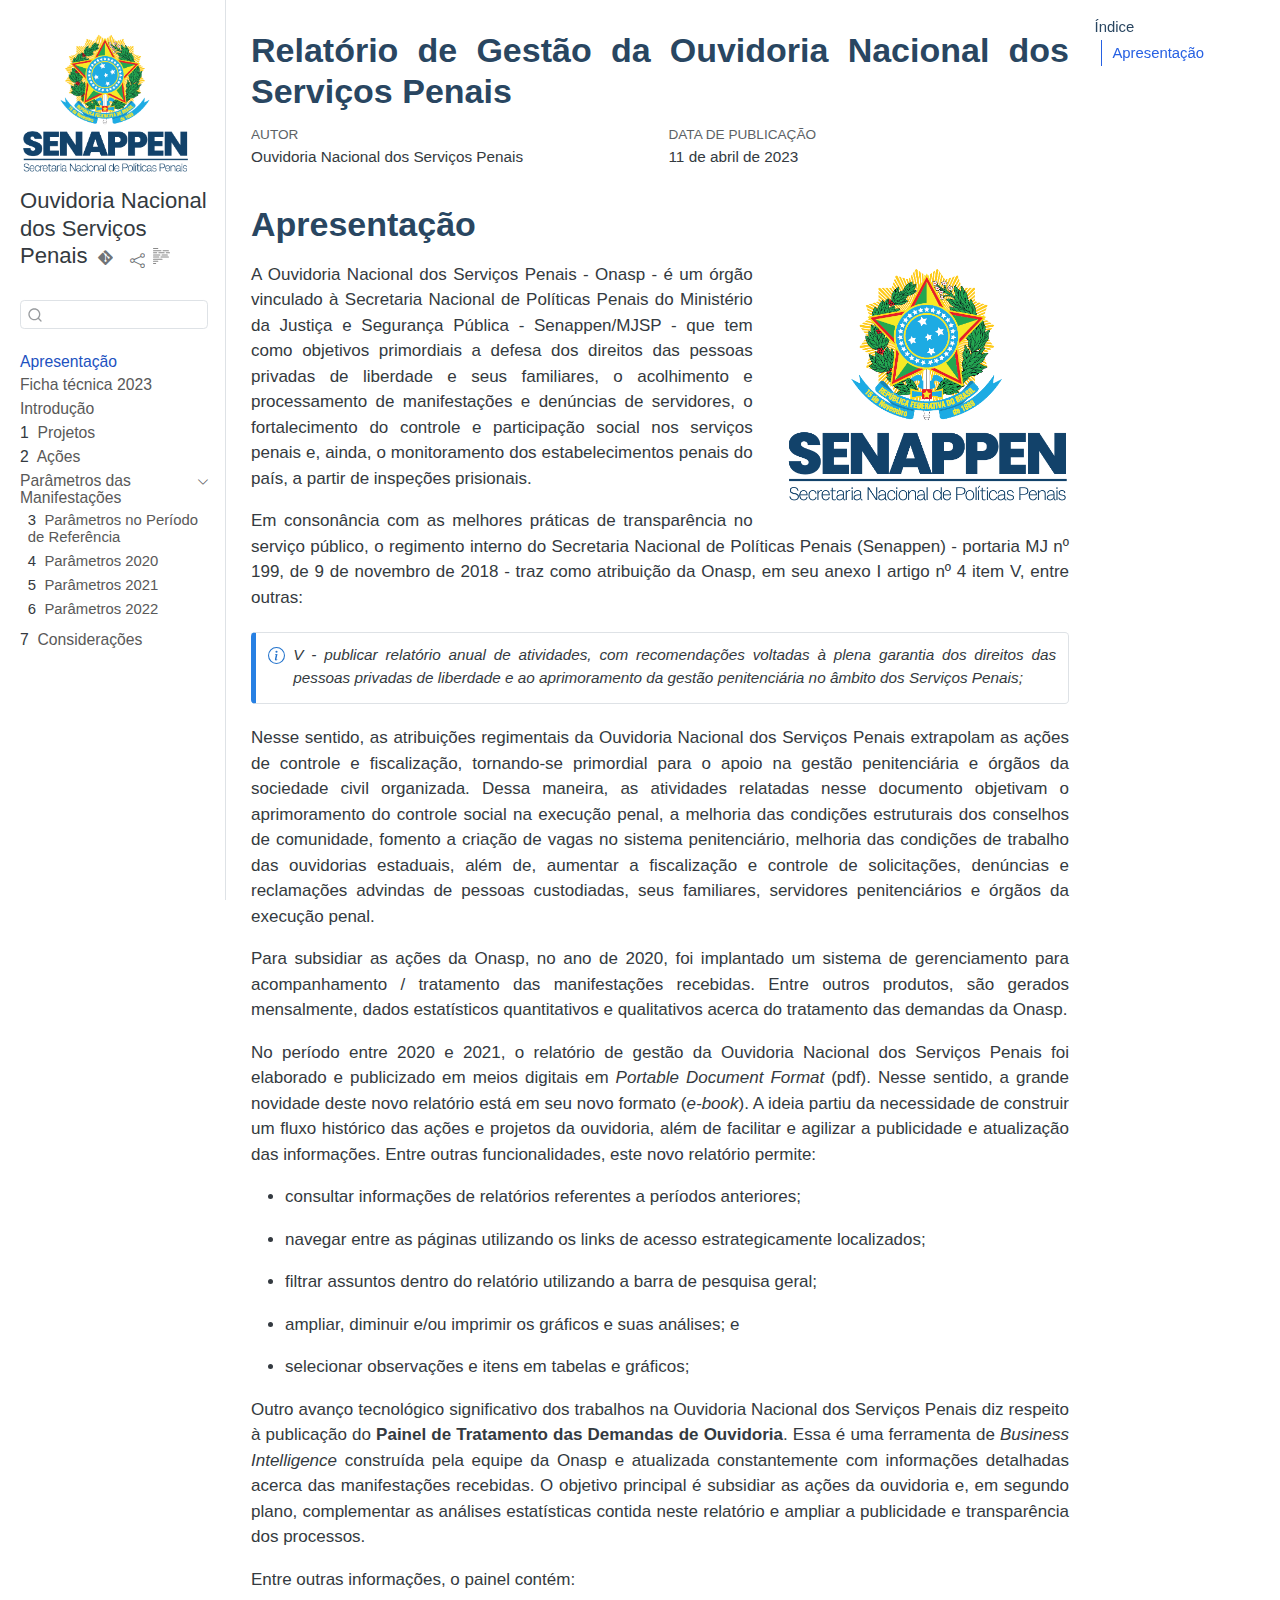
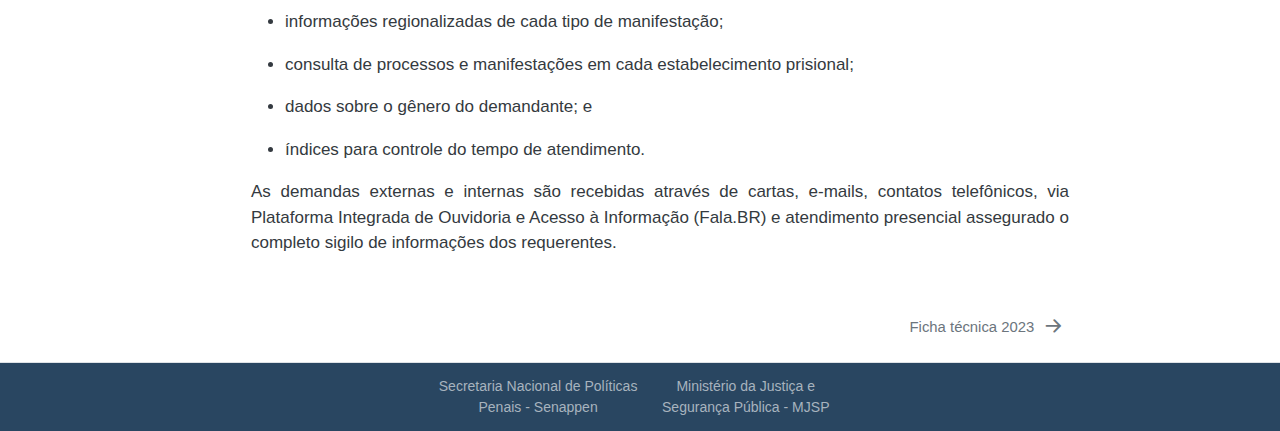
<file: docs/index.html>
<!DOCTYPE html>
<html xmlns="http://www.w3.org/1999/xhtml" lang="pt" xml:lang="pt"><head>

<meta charset="utf-8">
<meta name="generator" content="quarto-1.5.57">

<meta name="viewport" content="width=device-width, initial-scale=1.0, user-scalable=yes">

<meta name="author" content="Ouvidoria Nacional dos Serviços Penais">

<title>Relatório de Gestão da Ouvidoria Nacional dos Serviços Penais</title>
<style>
code{white-space: pre-wrap;}
span.smallcaps{font-variant: small-caps;}
div.columns{display: flex; gap: min(4vw, 1.5em);}
div.column{flex: auto; overflow-x: auto;}
div.hanging-indent{margin-left: 1.5em; text-indent: -1.5em;}
ul.task-list{list-style: none;}
ul.task-list li input[type="checkbox"] {
  width: 0.8em;
  margin: 0 0.8em 0.2em -1em; /* quarto-specific, see https://github.com/quarto-dev/quarto-cli/issues/4556 */ 
  vertical-align: middle;
}
</style>


<script src="site_libs/quarto-nav/quarto-nav.js"></script>
<script src="site_libs/quarto-nav/headroom.min.js"></script>
<script src="site_libs/clipboard/clipboard.min.js"></script>
<script src="site_libs/quarto-search/autocomplete.umd.js"></script>
<script src="site_libs/quarto-search/fuse.min.js"></script>
<script src="site_libs/quarto-search/quarto-search.js"></script>
<meta name="quarto:offset" content="./">
<link href="./ficha_tecnica2022.html" rel="next">
<script src="site_libs/quarto-html/quarto.js"></script>
<script src="site_libs/quarto-html/popper.min.js"></script>
<script src="site_libs/quarto-html/tippy.umd.min.js"></script>
<script src="site_libs/quarto-html/anchor.min.js"></script>
<link href="site_libs/quarto-html/tippy.css" rel="stylesheet">
<link href="site_libs/quarto-html/quarto-syntax-highlighting.css" rel="stylesheet" id="quarto-text-highlighting-styles">
<script src="site_libs/bootstrap/bootstrap.min.js"></script>
<link href="site_libs/bootstrap/bootstrap-icons.css" rel="stylesheet">
<link href="site_libs/bootstrap/bootstrap.min.css" rel="stylesheet" id="quarto-bootstrap" data-mode="light">
<script id="quarto-search-options" type="application/json">{
  "location": "sidebar",
  "copy-button": false,
  "collapse-after": 3,
  "panel-placement": "start",
  "type": "textbox",
  "limit": 50,
  "keyboard-shortcut": [
    "f",
    "/",
    "s"
  ],
  "language": {
    "search-no-results-text": "Nenhum resultado",
    "search-matching-documents-text": "documentos correspondentes",
    "search-copy-link-title": "Copiar link para a busca",
    "search-hide-matches-text": "Esconder correspondências adicionais",
    "search-more-match-text": "mais correspondência neste documento",
    "search-more-matches-text": "mais correspondências neste documento",
    "search-clear-button-title": "Limpar",
    "search-text-placeholder": "",
    "search-detached-cancel-button-title": "Cancelar",
    "search-submit-button-title": "Enviar",
    "search-label": "Procurar"
  }
}</script>


<link rel="stylesheet" href="style.css">
</head>

<body class="nav-sidebar docked">

<div id="quarto-search-results"></div>
  <header id="quarto-header" class="headroom fixed-top">
  <nav class="quarto-secondary-nav">
    <div class="container-fluid d-flex">
      <button type="button" class="quarto-btn-toggle btn" data-bs-toggle="collapse" role="button" data-bs-target=".quarto-sidebar-collapse-item" aria-controls="quarto-sidebar" aria-expanded="false" aria-label="Alternar barra lateral" onclick="if (window.quartoToggleHeadroom) { window.quartoToggleHeadroom(); }">
        <i class="bi bi-layout-text-sidebar-reverse"></i>
      </button>
        <nav class="quarto-page-breadcrumbs" aria-label="breadcrumb"><ol class="breadcrumb"><li class="breadcrumb-item"><a href="./index.html">Apresentação</a></li></ol></nav>
        <a class="flex-grow-1" role="navigation" data-bs-toggle="collapse" data-bs-target=".quarto-sidebar-collapse-item" aria-controls="quarto-sidebar" aria-expanded="false" aria-label="Alternar barra lateral" onclick="if (window.quartoToggleHeadroom) { window.quartoToggleHeadroom(); }">      
        </a>
      <button type="button" class="btn quarto-search-button" aria-label="Procurar" onclick="window.quartoOpenSearch();">
        <i class="bi bi-search"></i>
      </button>
    </div>
  </nav>
</header>
<!-- content -->
<div id="quarto-content" class="quarto-container page-columns page-rows-contents page-layout-full">
<!-- sidebar -->
  <nav id="quarto-sidebar" class="sidebar collapse collapse-horizontal quarto-sidebar-collapse-item sidebar-navigation docked overflow-auto">
    <div class="pt-lg-2 mt-2 text-left sidebar-header sidebar-header-stacked">
      <a href="./index.html" class="sidebar-logo-link">
      <img src="./images/senappen_brasao.png" alt="" class="sidebar-logo py-0 d-lg-inline d-none">
      </a>
    <div class="sidebar-title mb-0 py-0">
      <a href="./">Ouvidoria Nacional dos Serviços Penais</a> 
        <div class="sidebar-tools-main tools-wide">
    <a href="" title="" class="quarto-navigation-tool px-1" aria-label=""><i class="bi bi-git"></i></a>
    <a href="https://www.gov.br/depen/pt-br/canais_atendimento/ouvidoria" title="https://www.gov.br/depen/pt-br/canais_atendimento/ouvidoria" class="quarto-navigation-tool px-1" aria-label="https://www.gov.br/depen/pt-br/canais_atendimento/ouvidoria"><i class="bi bi-"></i></a>
    <div class="dropdown">
      <a href="" title="Share" id="quarto-navigation-tool-dropdown-0" class="quarto-navigation-tool dropdown-toggle px-1" data-bs-toggle="dropdown" aria-expanded="false" role="link" aria-label="Share"><i class="bi bi-share"></i></a>
      <ul class="dropdown-menu" aria-labelledby="quarto-navigation-tool-dropdown-0">
          <li>
            <a class="dropdown-item sidebar-tools-main-item" href="https://twitter.com/intent/tweet?url=|url|">
              <i class="bi bi-twitter pe-1"></i>
            Twitter
            </a>
          </li>
          <li>
            <a class="dropdown-item sidebar-tools-main-item" href="https://www.facebook.com/sharer/sharer.php?u=|url|">
              <i class="bi bi-facebook pe-1"></i>
            Facebook
            </a>
          </li>
          <li>
            <a class="dropdown-item sidebar-tools-main-item" href="https://www.linkedin.com/sharing/share-offsite/?url=|url|">
              <i class="bi bi-linkedin pe-1"></i>
            LinkedIn
            </a>
          </li>
      </ul>
    </div>
  <a href="" class="quarto-reader-toggle quarto-navigation-tool px-1" onclick="window.quartoToggleReader(); return false;" title="Alternar modo de leitor">
  <div class="quarto-reader-toggle-btn">
  <i class="bi"></i>
  </div>
</a>
</div>
    </div>
      </div>
        <div class="mt-2 flex-shrink-0 align-items-center">
        <div class="sidebar-search">
        <div id="quarto-search" class="" title="Procurar"></div>
        </div>
        </div>
    <div class="sidebar-menu-container"> 
    <ul class="list-unstyled mt-1">
        <li class="sidebar-item">
  <div class="sidebar-item-container"> 
  <a href="./index.html" class="sidebar-item-text sidebar-link active">
 <span class="menu-text">Apresentação</span></a>
  </div>
</li>
        <li class="sidebar-item">
  <div class="sidebar-item-container"> 
  <a href="./ficha_tecnica2022.html" class="sidebar-item-text sidebar-link">
 <span class="menu-text">Ficha técnica 2023</span></a>
  </div>
</li>
        <li class="sidebar-item">
  <div class="sidebar-item-container"> 
  <a href="./introducao.html" class="sidebar-item-text sidebar-link">
 <span class="menu-text">Introdução</span></a>
  </div>
</li>
        <li class="sidebar-item">
  <div class="sidebar-item-container"> 
  <a href="./projetos.html" class="sidebar-item-text sidebar-link">
 <span class="menu-text"><span class="chapter-number">1</span>&nbsp; <span class="chapter-title">Projetos</span></span></a>
  </div>
</li>
        <li class="sidebar-item">
  <div class="sidebar-item-container"> 
  <a href="./acoes.html" class="sidebar-item-text sidebar-link">
 <span class="menu-text"><span class="chapter-number">2</span>&nbsp; <span class="chapter-title">Ações</span></span></a>
  </div>
</li>
        <li class="sidebar-item sidebar-item-section">
      <div class="sidebar-item-container"> 
            <a href="./tratamento_demandas.html" class="sidebar-item-text sidebar-link">
 <span class="menu-text">Parâmetros das Manifestações</span></a>
          <a class="sidebar-item-toggle text-start" data-bs-toggle="collapse" data-bs-target="#quarto-sidebar-section-1" role="navigation" aria-expanded="true" aria-label="Alternar seção">
            <i class="bi bi-chevron-right ms-2"></i>
          </a> 
      </div>
      <ul id="quarto-sidebar-section-1" class="collapse list-unstyled sidebar-section depth1 show">  
          <li class="sidebar-item">
  <div class="sidebar-item-container"> 
  <a href="./estatisticas_anuais.html" class="sidebar-item-text sidebar-link">
 <span class="menu-text"><span class="chapter-number">3</span>&nbsp; <span class="chapter-title">Parâmetros no Período de Referência</span></span></a>
  </div>
</li>
          <li class="sidebar-item">
  <div class="sidebar-item-container"> 
  <a href="./estatisticas_2020.html" class="sidebar-item-text sidebar-link">
 <span class="menu-text"><span class="chapter-number">4</span>&nbsp; <span class="chapter-title">Parâmetros 2020</span></span></a>
  </div>
</li>
          <li class="sidebar-item">
  <div class="sidebar-item-container"> 
  <a href="./estatisticas_2021.html" class="sidebar-item-text sidebar-link">
 <span class="menu-text"><span class="chapter-number">5</span>&nbsp; <span class="chapter-title">Parâmetros 2021</span></span></a>
  </div>
</li>
          <li class="sidebar-item">
  <div class="sidebar-item-container"> 
  <a href="./estatisticas_2022.html" class="sidebar-item-text sidebar-link">
 <span class="menu-text"><span class="chapter-number">6</span>&nbsp; <span class="chapter-title">Parâmetros 2022</span></span></a>
  </div>
</li>
      </ul>
  </li>
        <li class="sidebar-item">
  <div class="sidebar-item-container"> 
  <a href="./consideracoes.html" class="sidebar-item-text sidebar-link">
 <span class="menu-text"><span class="chapter-number">7</span>&nbsp; <span class="chapter-title">Considerações</span></span></a>
  </div>
</li>
    </ul>
    </div>
</nav>
<div id="quarto-sidebar-glass" class="quarto-sidebar-collapse-item" data-bs-toggle="collapse" data-bs-target=".quarto-sidebar-collapse-item"></div>
<!-- margin-sidebar -->
    <div id="quarto-margin-sidebar" class="sidebar margin-sidebar">
        <nav id="TOC" role="doc-toc" class="toc-active">
    <h2 id="toc-title">Índice</h2>
   
  <ul>
  <li><a href="#apresentação" id="toc-apresentação" class="nav-link active" data-scroll-target="#apresentação">Apresentação</a></li>
  </ul>
</nav>
    </div>
<!-- main -->
<main class="content column-body" id="quarto-document-content">

<header id="title-block-header" class="quarto-title-block default">
<div class="quarto-title">
<h1 class="title">Relatório de Gestão da Ouvidoria Nacional dos Serviços Penais</h1>
</div>



<div class="quarto-title-meta column-body">

    <div>
    <div class="quarto-title-meta-heading">Autor</div>
    <div class="quarto-title-meta-contents">
             <p>Ouvidoria Nacional dos Serviços Penais </p>
          </div>
  </div>
    
    <div>
    <div class="quarto-title-meta-heading">Data de Publicação</div>
    <div class="quarto-title-meta-contents">
      <p class="date">11 de abril de 2023</p>
    </div>
  </div>
  
    
  </div>
  


</header>



<section id="apresentação" class="level1 unnumbered">
<h1 class="unnumbered">Apresentação</h1><p><img src="images/senappen_brasao.png" title="Relatório de Gestão da Ouvidoria Nacional dos Serviços Penais" class="quarto-cover-image img-fluid"></p>
<p>A Ouvidoria Nacional dos Serviços Penais - Onasp - é um órgão vinculado à Secretaria Nacional de Políticas Penais do Ministério da Justiça e Segurança Pública - Senappen/MJSP - que tem como objetivos primordiais a defesa dos direitos das pessoas privadas de liberdade e seus familiares, o acolhimento e processamento de manifestações e denúncias de servidores, o fortalecimento do controle e participação social nos serviços penais e, ainda, o monitoramento dos estabelecimentos penais do país, a partir de inspeções prisionais.</p>
<p>Em consonância com as melhores práticas de transparência no serviço público, o regimento interno do Secretaria Nacional de Políticas Penais (Senappen) - portaria MJ nº 199, de 9 de novembro de 2018 - traz como atribuição da Onasp, em seu anexo I artigo nº 4 item V, entre outras:</p>
<div class="callout callout-style-simple callout-note">
<div class="callout-body d-flex">
<div class="callout-icon-container">
<i class="callout-icon"></i>
</div>
<div class="callout-body-container">
<p><em>V - publicar relatório anual de atividades, com recomendações voltadas à plena garantia dos direitos das pessoas privadas de liberdade e ao aprimoramento da gestão penitenciária no âmbito dos Serviços Penais;</em></p>
</div>
</div>
</div>
<p>Nesse sentido, as atribuições regimentais da Ouvidoria Nacional dos Serviços Penais extrapolam as ações de controle e fiscalização, tornando-se primordial para o apoio na gestão penitenciária e órgãos da sociedade civil organizada. Dessa maneira, as atividades relatadas nesse documento objetivam o aprimoramento do controle social na execução penal, a melhoria das condições estruturais dos conselhos de comunidade, fomento a criação de vagas no sistema penitenciário, melhoria das condições de trabalho das ouvidorias estaduais, além de, aumentar a fiscalização e controle de solicitações, denúncias e reclamações advindas de pessoas custodiadas, seus familiares, servidores penitenciários e órgãos da execução penal.</p>
<p>Para subsidiar as ações da Onasp, no ano de 2020, foi implantado um sistema de gerenciamento para acompanhamento / tratamento das manifestações recebidas. Entre outros produtos, são gerados mensalmente, dados estatísticos quantitativos e qualitativos acerca do tratamento das demandas da Onasp.</p>
<p>No período entre 2020 e 2021, o relatório de gestão da Ouvidoria Nacional dos Serviços Penais foi elaborado e publicizado em meios digitais em <em>Portable Document Format</em> (pdf). Nesse sentido, a grande novidade deste novo relatório está em seu novo formato (<em>e-book</em>). A ideia partiu da necessidade de construir um fluxo histórico das ações e projetos da ouvidoria, além de facilitar e agilizar a publicidade e atualização das informações. Entre outras funcionalidades, este novo relatório permite:</p>
<ul>
<li><p>consultar informações de relatórios referentes a períodos anteriores;</p></li>
<li><p>navegar entre as páginas utilizando os links de acesso estrategicamente localizados;</p></li>
<li><p>filtrar assuntos dentro do relatório utilizando a barra de pesquisa geral;</p></li>
<li><p>ampliar, diminuir e/ou imprimir os gráficos e suas análises; e</p></li>
<li><p>selecionar observações e itens em tabelas e gráficos;</p></li>
</ul>
<p>Outro avanço tecnológico significativo dos trabalhos na Ouvidoria Nacional dos Serviços Penais diz respeito à publicação do <strong>Painel de Tratamento das Demandas de Ouvidoria</strong>. Essa é uma ferramenta de <em>Business Intelligence</em> construída pela equipe da Onasp e atualizada constantemente com informações detalhadas acerca das manifestações recebidas. O objetivo principal é subsidiar as ações da ouvidoria e, em segundo plano, complementar as análises estatísticas contida neste relatório e ampliar a publicidade e transparência dos processos.</p>
<p>Entre outras informações, o painel contém:</p>
<ul>
<li><p>informações regionalizadas de cada tipo de manifestação;</p></li>
<li><p>consulta de processos e manifestações em cada estabelecimento prisional;</p></li>
<li><p>dados sobre o gênero do demandante; e</p></li>
<li><p>índices para controle do tempo de atendimento.</p></li>
</ul>
<p>As demandas externas e internas são recebidas através de cartas, e-mails, contatos telefônicos, via Plataforma Integrada de Ouvidoria e Acesso à Informação (Fala.BR) e atendimento presencial assegurado o completo sigilo de informações dos requerentes.</p>


</section>

</main> <!-- /main -->
<script id="quarto-html-after-body" type="application/javascript">
window.document.addEventListener("DOMContentLoaded", function (event) {
  const toggleBodyColorMode = (bsSheetEl) => {
    const mode = bsSheetEl.getAttribute("data-mode");
    const bodyEl = window.document.querySelector("body");
    if (mode === "dark") {
      bodyEl.classList.add("quarto-dark");
      bodyEl.classList.remove("quarto-light");
    } else {
      bodyEl.classList.add("quarto-light");
      bodyEl.classList.remove("quarto-dark");
    }
  }
  const toggleBodyColorPrimary = () => {
    const bsSheetEl = window.document.querySelector("link#quarto-bootstrap");
    if (bsSheetEl) {
      toggleBodyColorMode(bsSheetEl);
    }
  }
  toggleBodyColorPrimary();  
  const icon = "";
  const anchorJS = new window.AnchorJS();
  anchorJS.options = {
    placement: 'right',
    icon: icon
  };
  anchorJS.add('.anchored');
  const isCodeAnnotation = (el) => {
    for (const clz of el.classList) {
      if (clz.startsWith('code-annotation-')) {                     
        return true;
      }
    }
    return false;
  }
  const onCopySuccess = function(e) {
    // button target
    const button = e.trigger;
    // don't keep focus
    button.blur();
    // flash "checked"
    button.classList.add('code-copy-button-checked');
    var currentTitle = button.getAttribute("title");
    button.setAttribute("title", "Copiada");
    let tooltip;
    if (window.bootstrap) {
      button.setAttribute("data-bs-toggle", "tooltip");
      button.setAttribute("data-bs-placement", "left");
      button.setAttribute("data-bs-title", "Copiada");
      tooltip = new bootstrap.Tooltip(button, 
        { trigger: "manual", 
          customClass: "code-copy-button-tooltip",
          offset: [0, -8]});
      tooltip.show();    
    }
    setTimeout(function() {
      if (tooltip) {
        tooltip.hide();
        button.removeAttribute("data-bs-title");
        button.removeAttribute("data-bs-toggle");
        button.removeAttribute("data-bs-placement");
      }
      button.setAttribute("title", currentTitle);
      button.classList.remove('code-copy-button-checked');
    }, 1000);
    // clear code selection
    e.clearSelection();
  }
  const getTextToCopy = function(trigger) {
      const codeEl = trigger.previousElementSibling.cloneNode(true);
      for (const childEl of codeEl.children) {
        if (isCodeAnnotation(childEl)) {
          childEl.remove();
        }
      }
      return codeEl.innerText;
  }
  const clipboard = new window.ClipboardJS('.code-copy-button:not([data-in-quarto-modal])', {
    text: getTextToCopy
  });
  clipboard.on('success', onCopySuccess);
  if (window.document.getElementById('quarto-embedded-source-code-modal')) {
    // For code content inside modals, clipBoardJS needs to be initialized with a container option
    // TODO: Check when it could be a function (https://github.com/zenorocha/clipboard.js/issues/860)
    const clipboardModal = new window.ClipboardJS('.code-copy-button[data-in-quarto-modal]', {
      text: getTextToCopy,
      container: window.document.getElementById('quarto-embedded-source-code-modal')
    });
    clipboardModal.on('success', onCopySuccess);
  }
    var localhostRegex = new RegExp(/^(?:http|https):\/\/localhost\:?[0-9]*\//);
    var mailtoRegex = new RegExp(/^mailto:/);
      var filterRegex = new RegExp("https:\/\/www\.gov\.br\/depen\/pt-br");
    var isInternal = (href) => {
        return filterRegex.test(href) || localhostRegex.test(href) || mailtoRegex.test(href);
    }
    // Inspect non-navigation links and adorn them if external
 	var links = window.document.querySelectorAll('a[href]:not(.nav-link):not(.navbar-brand):not(.toc-action):not(.sidebar-link):not(.sidebar-item-toggle):not(.pagination-link):not(.no-external):not([aria-hidden]):not(.dropdown-item):not(.quarto-navigation-tool):not(.about-link)');
    for (var i=0; i<links.length; i++) {
      const link = links[i];
      if (!isInternal(link.href)) {
        // undo the damage that might have been done by quarto-nav.js in the case of
        // links that we want to consider external
        if (link.dataset.originalHref !== undefined) {
          link.href = link.dataset.originalHref;
        }
      }
    }
  function tippyHover(el, contentFn, onTriggerFn, onUntriggerFn) {
    const config = {
      allowHTML: true,
      maxWidth: 500,
      delay: 100,
      arrow: false,
      appendTo: function(el) {
          return el.parentElement;
      },
      interactive: true,
      interactiveBorder: 10,
      theme: 'quarto',
      placement: 'bottom-start',
    };
    if (contentFn) {
      config.content = contentFn;
    }
    if (onTriggerFn) {
      config.onTrigger = onTriggerFn;
    }
    if (onUntriggerFn) {
      config.onUntrigger = onUntriggerFn;
    }
    window.tippy(el, config); 
  }
  const noterefs = window.document.querySelectorAll('a[role="doc-noteref"]');
  for (var i=0; i<noterefs.length; i++) {
    const ref = noterefs[i];
    tippyHover(ref, function() {
      // use id or data attribute instead here
      let href = ref.getAttribute('data-footnote-href') || ref.getAttribute('href');
      try { href = new URL(href).hash; } catch {}
      const id = href.replace(/^#\/?/, "");
      const note = window.document.getElementById(id);
      if (note) {
        return note.innerHTML;
      } else {
        return "";
      }
    });
  }
  const xrefs = window.document.querySelectorAll('a.quarto-xref');
  const processXRef = (id, note) => {
    // Strip column container classes
    const stripColumnClz = (el) => {
      el.classList.remove("page-full", "page-columns");
      if (el.children) {
        for (const child of el.children) {
          stripColumnClz(child);
        }
      }
    }
    stripColumnClz(note)
    if (id === null || id.startsWith('sec-')) {
      // Special case sections, only their first couple elements
      const container = document.createElement("div");
      if (note.children && note.children.length > 2) {
        container.appendChild(note.children[0].cloneNode(true));
        for (let i = 1; i < note.children.length; i++) {
          const child = note.children[i];
          if (child.tagName === "P" && child.innerText === "") {
            continue;
          } else {
            container.appendChild(child.cloneNode(true));
            break;
          }
        }
        if (window.Quarto?.typesetMath) {
          window.Quarto.typesetMath(container);
        }
        return container.innerHTML
      } else {
        if (window.Quarto?.typesetMath) {
          window.Quarto.typesetMath(note);
        }
        return note.innerHTML;
      }
    } else {
      // Remove any anchor links if they are present
      const anchorLink = note.querySelector('a.anchorjs-link');
      if (anchorLink) {
        anchorLink.remove();
      }
      if (window.Quarto?.typesetMath) {
        window.Quarto.typesetMath(note);
      }
      // TODO in 1.5, we should make sure this works without a callout special case
      if (note.classList.contains("callout")) {
        return note.outerHTML;
      } else {
        return note.innerHTML;
      }
    }
  }
  for (var i=0; i<xrefs.length; i++) {
    const xref = xrefs[i];
    tippyHover(xref, undefined, function(instance) {
      instance.disable();
      let url = xref.getAttribute('href');
      let hash = undefined; 
      if (url.startsWith('#')) {
        hash = url;
      } else {
        try { hash = new URL(url).hash; } catch {}
      }
      if (hash) {
        const id = hash.replace(/^#\/?/, "");
        const note = window.document.getElementById(id);
        if (note !== null) {
          try {
            const html = processXRef(id, note.cloneNode(true));
            instance.setContent(html);
          } finally {
            instance.enable();
            instance.show();
          }
        } else {
          // See if we can fetch this
          fetch(url.split('#')[0])
          .then(res => res.text())
          .then(html => {
            const parser = new DOMParser();
            const htmlDoc = parser.parseFromString(html, "text/html");
            const note = htmlDoc.getElementById(id);
            if (note !== null) {
              const html = processXRef(id, note);
              instance.setContent(html);
            } 
          }).finally(() => {
            instance.enable();
            instance.show();
          });
        }
      } else {
        // See if we can fetch a full url (with no hash to target)
        // This is a special case and we should probably do some content thinning / targeting
        fetch(url)
        .then(res => res.text())
        .then(html => {
          const parser = new DOMParser();
          const htmlDoc = parser.parseFromString(html, "text/html");
          const note = htmlDoc.querySelector('main.content');
          if (note !== null) {
            // This should only happen for chapter cross references
            // (since there is no id in the URL)
            // remove the first header
            if (note.children.length > 0 && note.children[0].tagName === "HEADER") {
              note.children[0].remove();
            }
            const html = processXRef(null, note);
            instance.setContent(html);
          } 
        }).finally(() => {
          instance.enable();
          instance.show();
        });
      }
    }, function(instance) {
    });
  }
      let selectedAnnoteEl;
      const selectorForAnnotation = ( cell, annotation) => {
        let cellAttr = 'data-code-cell="' + cell + '"';
        let lineAttr = 'data-code-annotation="' +  annotation + '"';
        const selector = 'span[' + cellAttr + '][' + lineAttr + ']';
        return selector;
      }
      const selectCodeLines = (annoteEl) => {
        const doc = window.document;
        const targetCell = annoteEl.getAttribute("data-target-cell");
        const targetAnnotation = annoteEl.getAttribute("data-target-annotation");
        const annoteSpan = window.document.querySelector(selectorForAnnotation(targetCell, targetAnnotation));
        const lines = annoteSpan.getAttribute("data-code-lines").split(",");
        const lineIds = lines.map((line) => {
          return targetCell + "-" + line;
        })
        let top = null;
        let height = null;
        let parent = null;
        if (lineIds.length > 0) {
            //compute the position of the single el (top and bottom and make a div)
            const el = window.document.getElementById(lineIds[0]);
            top = el.offsetTop;
            height = el.offsetHeight;
            parent = el.parentElement.parentElement;
          if (lineIds.length > 1) {
            const lastEl = window.document.getElementById(lineIds[lineIds.length - 1]);
            const bottom = lastEl.offsetTop + lastEl.offsetHeight;
            height = bottom - top;
          }
          if (top !== null && height !== null && parent !== null) {
            // cook up a div (if necessary) and position it 
            let div = window.document.getElementById("code-annotation-line-highlight");
            if (div === null) {
              div = window.document.createElement("div");
              div.setAttribute("id", "code-annotation-line-highlight");
              div.style.position = 'absolute';
              parent.appendChild(div);
            }
            div.style.top = top - 2 + "px";
            div.style.height = height + 4 + "px";
            div.style.left = 0;
            let gutterDiv = window.document.getElementById("code-annotation-line-highlight-gutter");
            if (gutterDiv === null) {
              gutterDiv = window.document.createElement("div");
              gutterDiv.setAttribute("id", "code-annotation-line-highlight-gutter");
              gutterDiv.style.position = 'absolute';
              const codeCell = window.document.getElementById(targetCell);
              const gutter = codeCell.querySelector('.code-annotation-gutter');
              gutter.appendChild(gutterDiv);
            }
            gutterDiv.style.top = top - 2 + "px";
            gutterDiv.style.height = height + 4 + "px";
          }
          selectedAnnoteEl = annoteEl;
        }
      };
      const unselectCodeLines = () => {
        const elementsIds = ["code-annotation-line-highlight", "code-annotation-line-highlight-gutter"];
        elementsIds.forEach((elId) => {
          const div = window.document.getElementById(elId);
          if (div) {
            div.remove();
          }
        });
        selectedAnnoteEl = undefined;
      };
        // Handle positioning of the toggle
    window.addEventListener(
      "resize",
      throttle(() => {
        elRect = undefined;
        if (selectedAnnoteEl) {
          selectCodeLines(selectedAnnoteEl);
        }
      }, 10)
    );
    function throttle(fn, ms) {
    let throttle = false;
    let timer;
      return (...args) => {
        if(!throttle) { // first call gets through
            fn.apply(this, args);
            throttle = true;
        } else { // all the others get throttled
            if(timer) clearTimeout(timer); // cancel #2
            timer = setTimeout(() => {
              fn.apply(this, args);
              timer = throttle = false;
            }, ms);
        }
      };
    }
      // Attach click handler to the DT
      const annoteDls = window.document.querySelectorAll('dt[data-target-cell]');
      for (const annoteDlNode of annoteDls) {
        annoteDlNode.addEventListener('click', (event) => {
          const clickedEl = event.target;
          if (clickedEl !== selectedAnnoteEl) {
            unselectCodeLines();
            const activeEl = window.document.querySelector('dt[data-target-cell].code-annotation-active');
            if (activeEl) {
              activeEl.classList.remove('code-annotation-active');
            }
            selectCodeLines(clickedEl);
            clickedEl.classList.add('code-annotation-active');
          } else {
            // Unselect the line
            unselectCodeLines();
            clickedEl.classList.remove('code-annotation-active');
          }
        });
      }
  const findCites = (el) => {
    const parentEl = el.parentElement;
    if (parentEl) {
      const cites = parentEl.dataset.cites;
      if (cites) {
        return {
          el,
          cites: cites.split(' ')
        };
      } else {
        return findCites(el.parentElement)
      }
    } else {
      return undefined;
    }
  };
  var bibliorefs = window.document.querySelectorAll('a[role="doc-biblioref"]');
  for (var i=0; i<bibliorefs.length; i++) {
    const ref = bibliorefs[i];
    const citeInfo = findCites(ref);
    if (citeInfo) {
      tippyHover(citeInfo.el, function() {
        var popup = window.document.createElement('div');
        citeInfo.cites.forEach(function(cite) {
          var citeDiv = window.document.createElement('div');
          citeDiv.classList.add('hanging-indent');
          citeDiv.classList.add('csl-entry');
          var biblioDiv = window.document.getElementById('ref-' + cite);
          if (biblioDiv) {
            citeDiv.innerHTML = biblioDiv.innerHTML;
          }
          popup.appendChild(citeDiv);
        });
        return popup.innerHTML;
      });
    }
  }
});
</script>
<nav class="page-navigation column-body">
  <div class="nav-page nav-page-previous">
  </div>
  <div class="nav-page nav-page-next">
      <a href="./ficha_tecnica2022.html" class="pagination-link" aria-label="Ficha técnica 2023">
        <span class="nav-page-text">Ficha técnica 2023</span> <i class="bi bi-arrow-right-short"></i>
      </a>
  </div>
</nav>
</div> <!-- /content -->
<footer class="footer">
  <div class="nav-footer">
    <div class="nav-footer-left">
      &nbsp;
    </div>   
    <div class="nav-footer-center">
      <ul class="footer-items list-unstyled">
    <li class="nav-item">
 Secretaria Nacional de Políticas Penais - Senappen
  </li>  
    <li class="nav-item">
 Ministério da Justiça e Segurança Pública - MJSP
  </li>  
</ul>
    </div>
    <div class="nav-footer-right">
      &nbsp;
    </div>
  </div>
</footer>




</body></html>
</file>
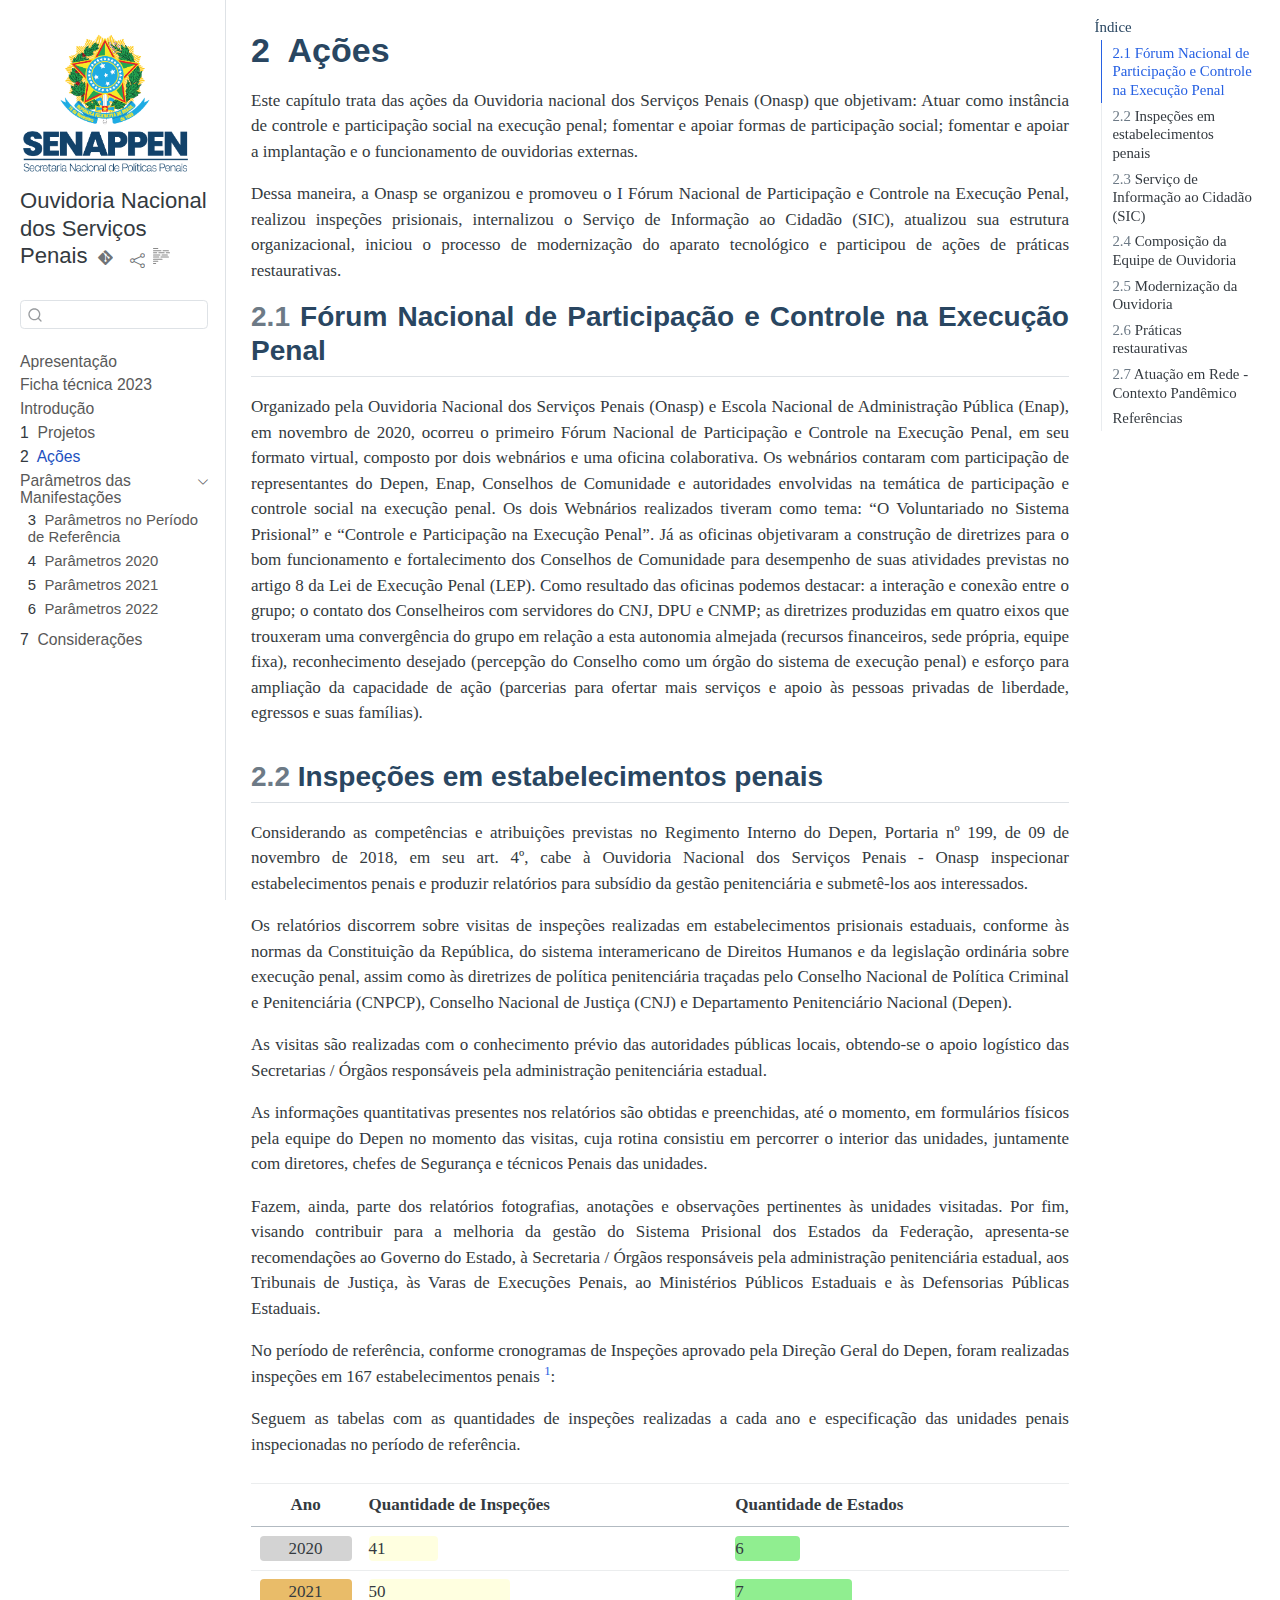
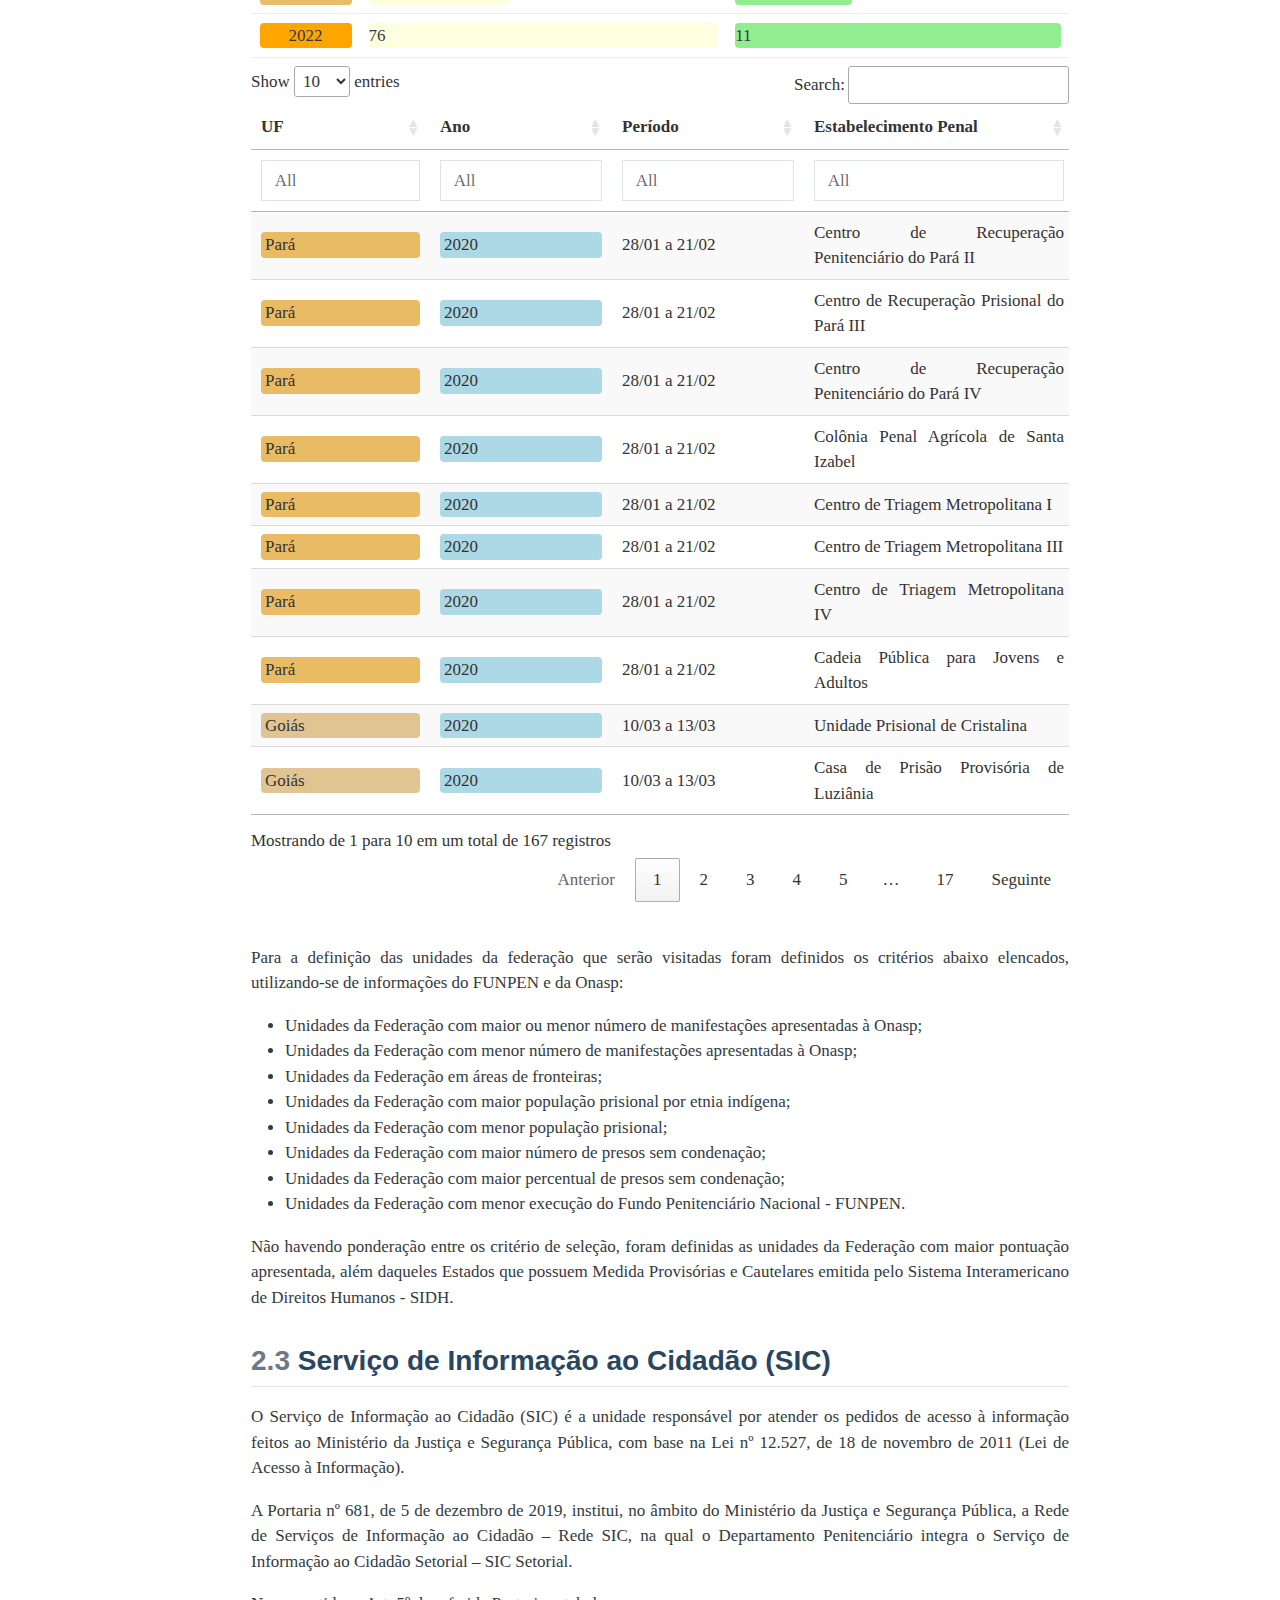
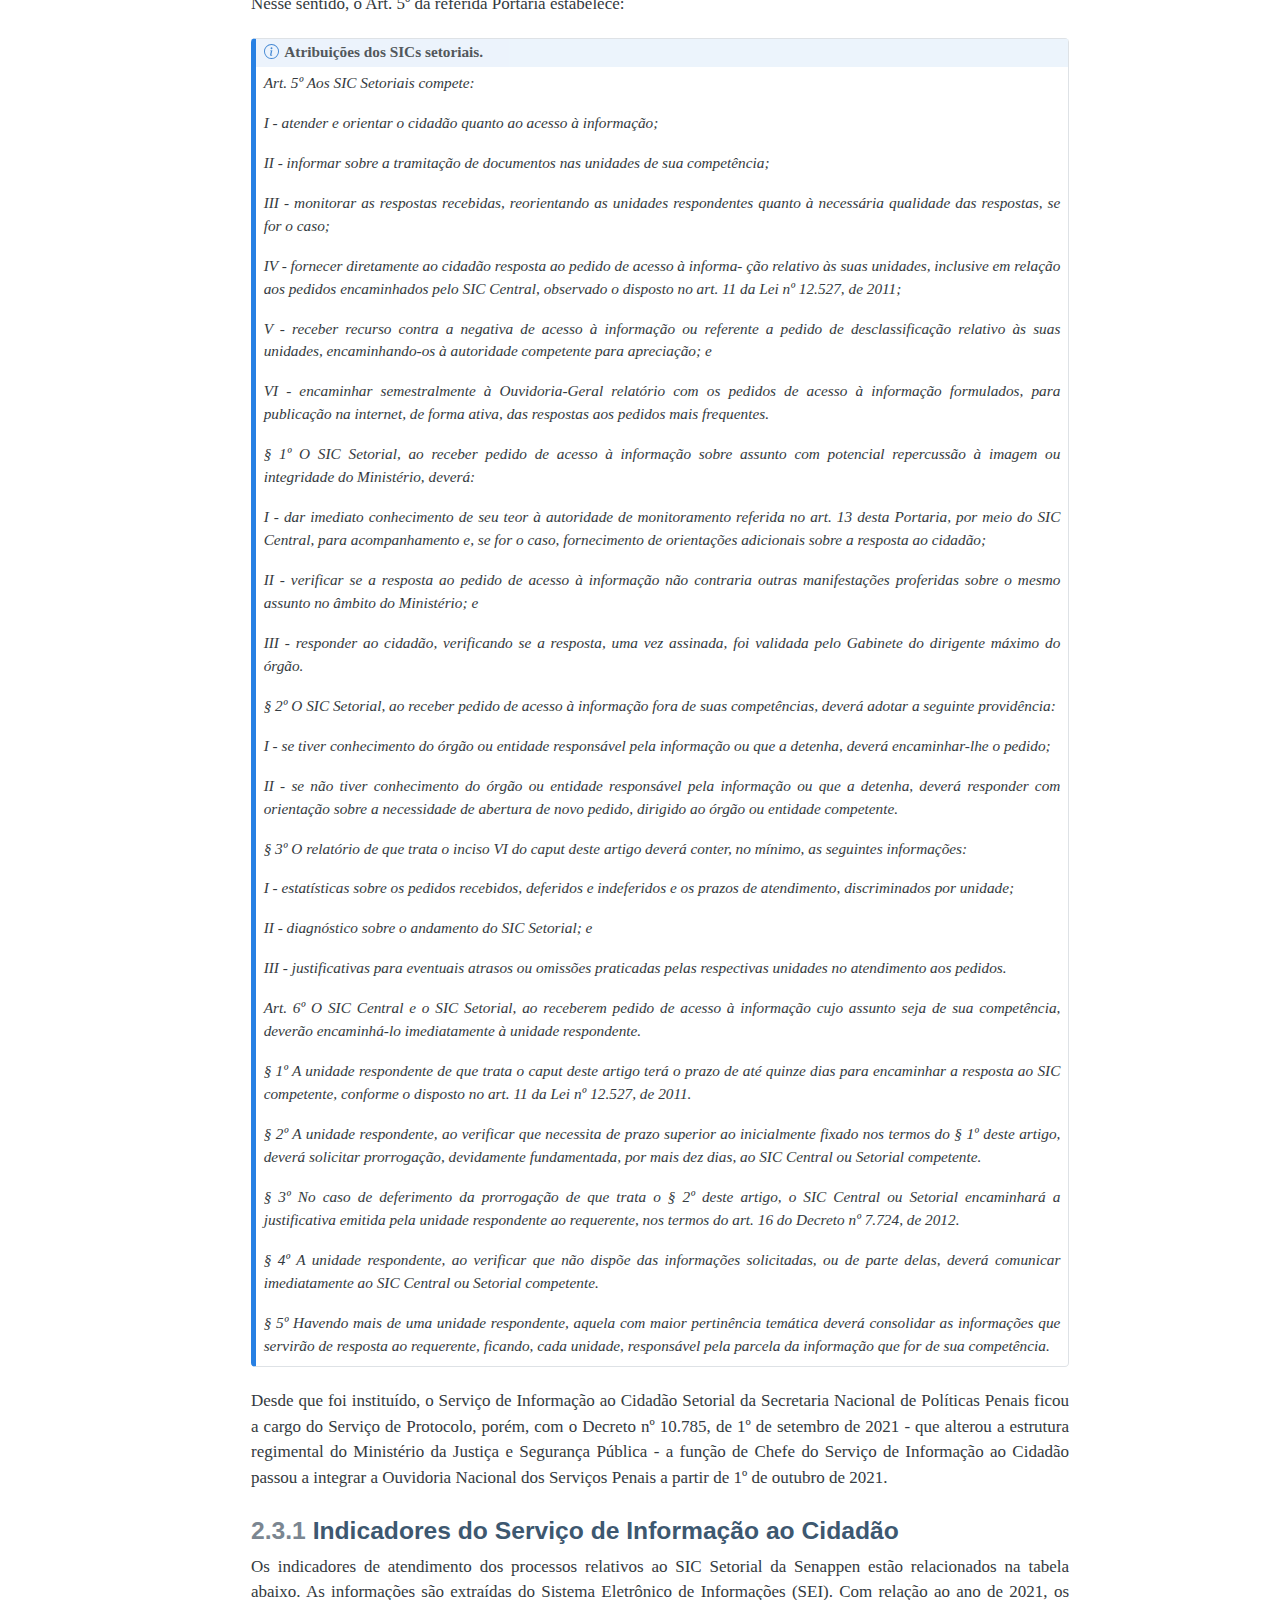
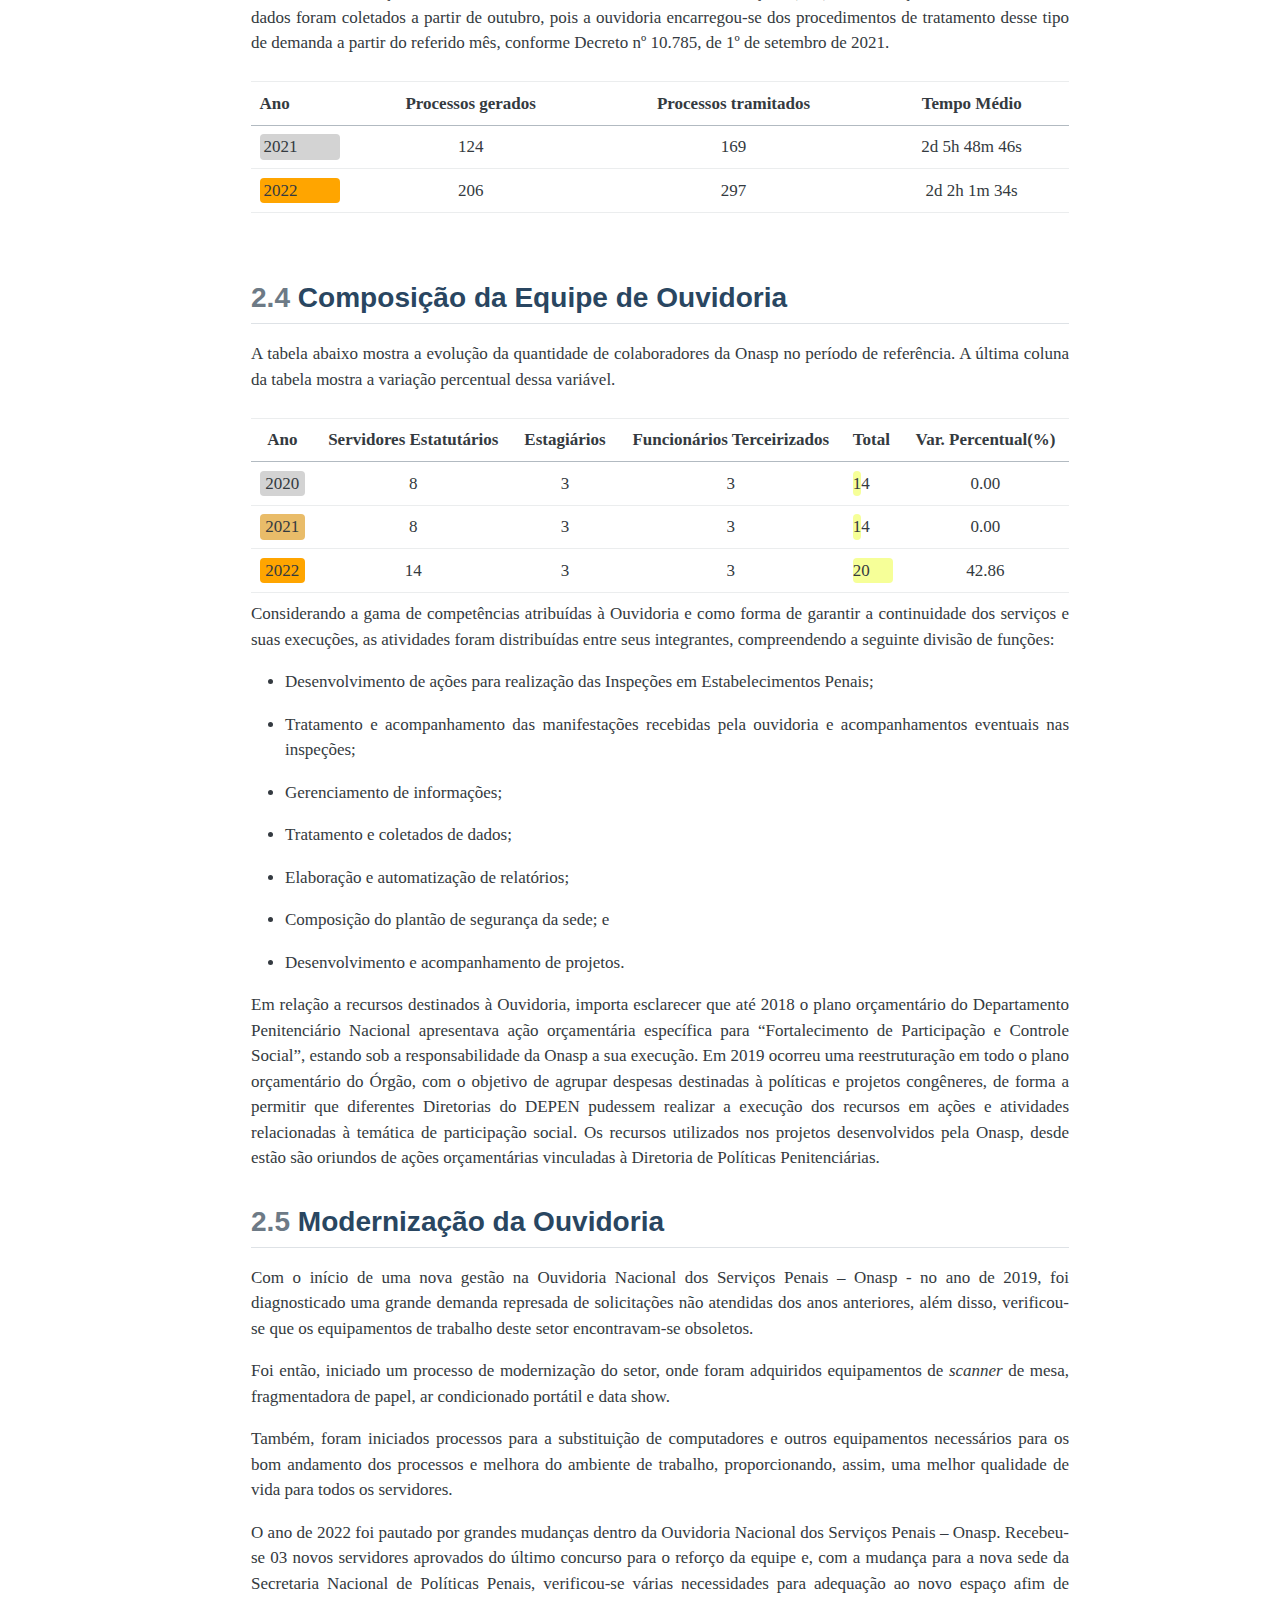
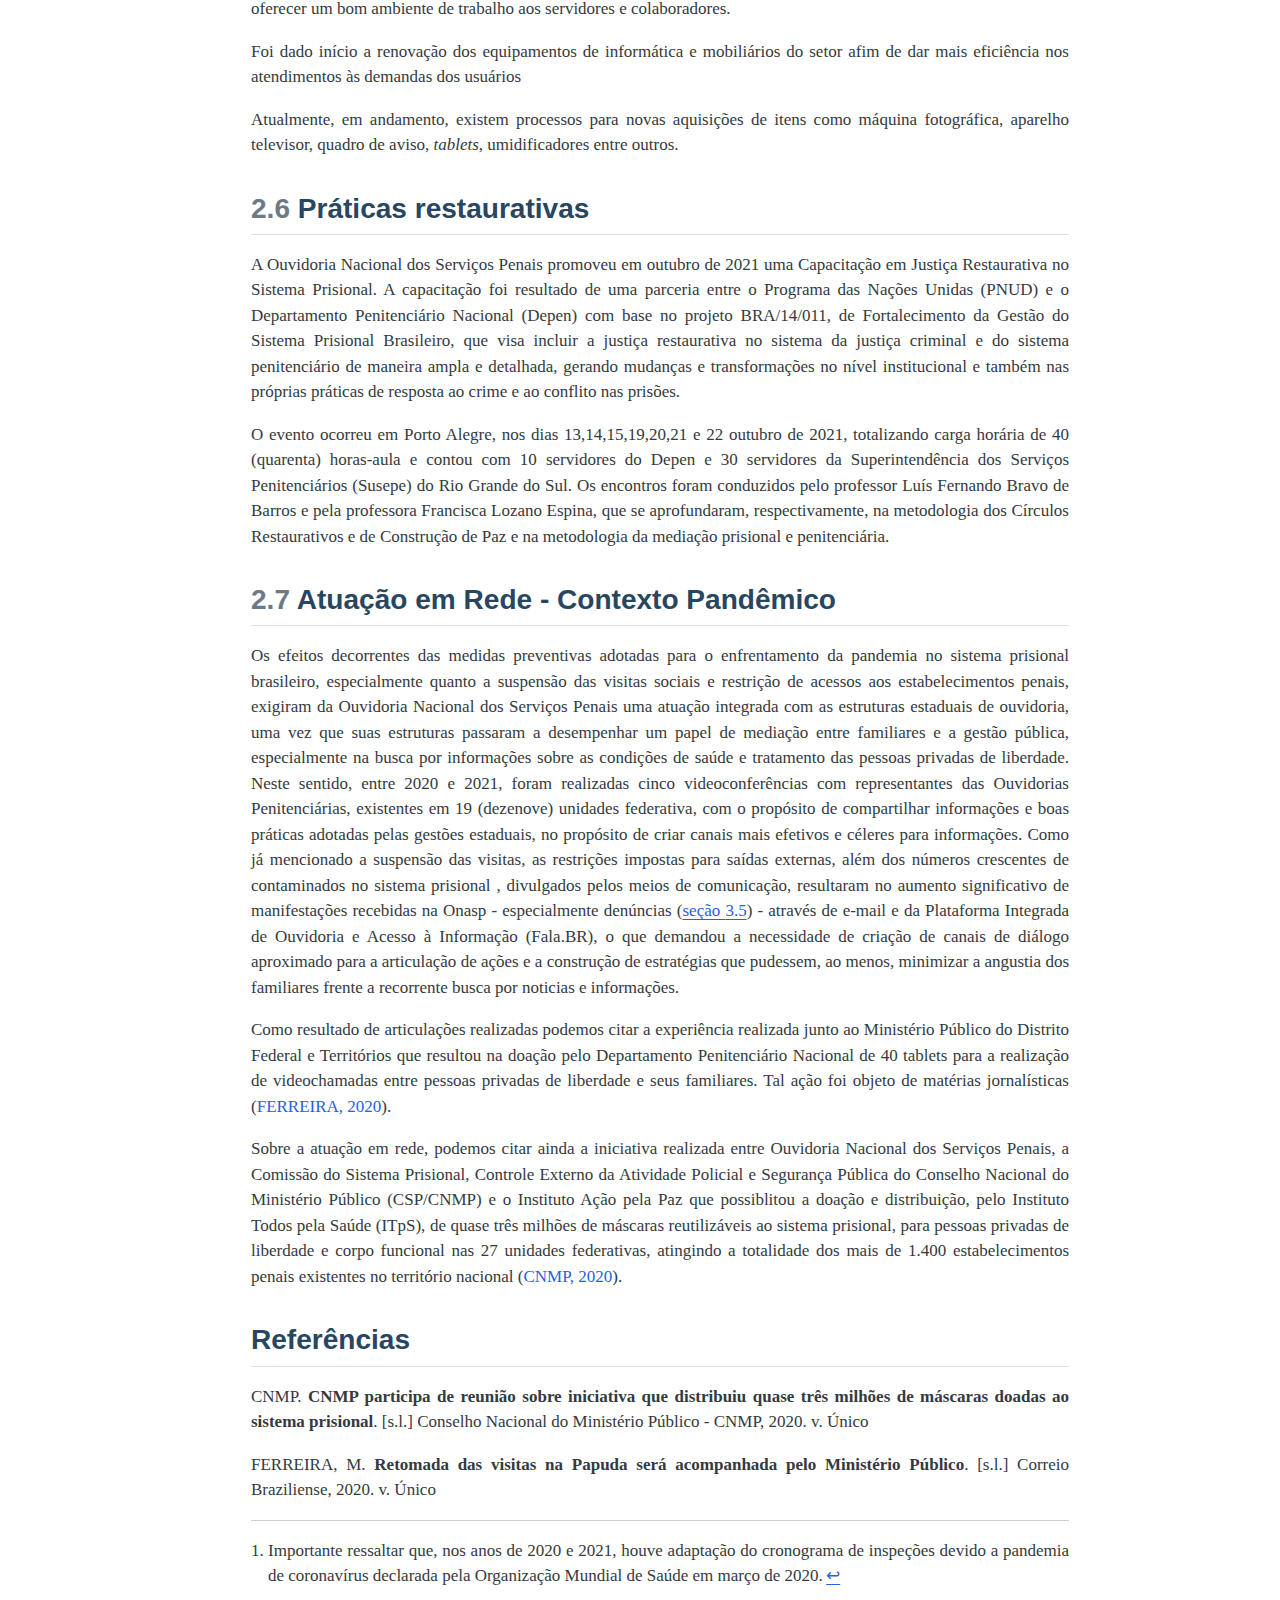
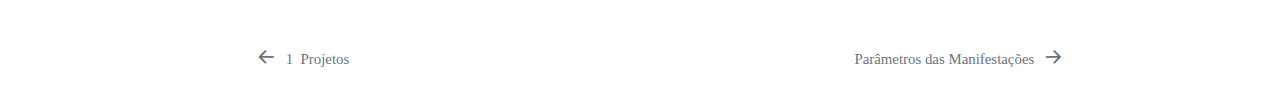
<file: docs/acoes.html>
<!DOCTYPE html>
<html xmlns="http://www.w3.org/1999/xhtml" lang="pt" xml:lang="pt"><head>
<meta http-equiv="Content-Type" content="text/html; charset=UTF-8">
<meta charset="utf-8">
<meta name="generator" content="quarto-1.5.57">
<meta name="viewport" content="width=device-width, initial-scale=1.0, user-scalable=yes">
<title>2&nbsp; Ações – Relatório de Gestão da Ouvidoria Nacional dos Serviços Penais</title>
<style>
code{white-space: pre-wrap;}
span.smallcaps{font-variant: small-caps;}
div.columns{display: flex; gap: min(4vw, 1.5em);}
div.column{flex: auto; overflow-x: auto;}
div.hanging-indent{margin-left: 1.5em; text-indent: -1.5em;}
ul.task-list{list-style: none;}
ul.task-list li input[type="checkbox"] {
  width: 0.8em;
  margin: 0 0.8em 0.2em -1em; /* quarto-specific, see https://github.com/quarto-dev/quarto-cli/issues/4556 */ 
  vertical-align: middle;
}
/* CSS for citations */
div.csl-bib-body { }
div.csl-entry {
  clear: both;
  margin-bottom: 1em;
}
.hanging-indent div.csl-entry {
  margin-left:2em;
  text-indent:-2em;
}
div.csl-left-margin {
  min-width:2em;
  float:left;
}
div.csl-right-inline {
  margin-left:2em;
  padding-left:1em;
}
div.csl-indent {
  margin-left: 2em;
}</style>

<script src="site_libs/quarto-nav/quarto-nav.js"></script>
<script src="site_libs/quarto-nav/headroom.min.js"></script>
<script src="site_libs/clipboard/clipboard.min.js"></script>
<script src="site_libs/quarto-search/autocomplete.umd.js"></script>
<script src="site_libs/quarto-search/fuse.min.js"></script>
<script src="site_libs/quarto-search/quarto-search.js"></script>
<meta name="quarto:offset" content="./">
<link href="./tratamento_demandas.html" rel="next">
<link href="./projetos.html" rel="prev">
<script src="site_libs/quarto-html/quarto.js"></script>
<script src="site_libs/quarto-html/popper.min.js"></script>
<script src="site_libs/quarto-html/tippy.umd.min.js"></script>
<script src="site_libs/quarto-html/anchor.min.js"></script>
<link href="site_libs/quarto-html/tippy.css" rel="stylesheet">
<link href="site_libs/quarto-html/quarto-syntax-highlighting.css" rel="stylesheet" id="quarto-text-highlighting-styles">
<script src="site_libs/bootstrap/bootstrap.min.js"></script>
<link href="site_libs/bootstrap/bootstrap-icons.css" rel="stylesheet">
<link href="site_libs/bootstrap/bootstrap.min.css" rel="stylesheet" id="quarto-bootstrap" data-mode="light"><script id="quarto-search-options" type="application/json">{
  "location": "sidebar",
  "copy-button": false,
  "collapse-after": 3,
  "panel-placement": "start",
  "type": "textbox",
  "limit": 50,
  "keyboard-shortcut": [
    "f",
    "/",
    "s"
  ],
  "language": {
    "search-no-results-text": "Nenhum resultado",
    "search-matching-documents-text": "documentos correspondentes",
    "search-copy-link-title": "Copiar link para a busca",
    "search-hide-matches-text": "Esconder correspondências adicionais",
    "search-more-match-text": "mais correspondência neste documento",
    "search-more-matches-text": "mais correspondências neste documento",
    "search-clear-button-title": "Limpar",
    "search-text-placeholder": "",
    "search-detached-cancel-button-title": "Cancelar",
    "search-submit-button-title": "Enviar",
    "search-label": "Procurar"
  }
}</script><link href="site_libs/htmltools-fill-0.5.8.1/fill.css" rel="stylesheet">
<script src="site_libs/htmlwidgets-1.6.4/htmlwidgets.js"></script><link href="site_libs/datatables-css-0.0.0/datatables-crosstalk.css" rel="stylesheet">
<script src="site_libs/datatables-binding-0.33/datatables.js"></script><script src="site_libs/jquery-3.6.0/jquery-3.6.0.min.js"></script><link href="site_libs/dt-core-1.13.6/css/jquery.dataTables.min.css" rel="stylesheet">
<link href="site_libs/dt-core-1.13.6/css/jquery.dataTables.extra.css" rel="stylesheet">
<script src="site_libs/dt-core-1.13.6/js/jquery.dataTables.min.js"></script><link href="site_libs/nouislider-7.0.10/jquery.nouislider.min.css" rel="stylesheet">
<script src="site_libs/nouislider-7.0.10/jquery.nouislider.min.js"></script><link href="site_libs/selectize-0.12.0/selectize.bootstrap3.css" rel="stylesheet">
<script src="site_libs/selectize-0.12.0/selectize.min.js"></script><link href="site_libs/crosstalk-1.2.1/css/crosstalk.min.css" rel="stylesheet">
<script src="site_libs/crosstalk-1.2.1/js/crosstalk.min.js"></script><link rel="stylesheet" href="style.css">
</head>
<body class="nav-sidebar docked">

<div id="quarto-search-results"></div>
  <header id="quarto-header" class="headroom fixed-top"><nav class="quarto-secondary-nav"><div class="container-fluid d-flex">
      <button type="button" class="quarto-btn-toggle btn" data-bs-toggle="collapse" role="button" data-bs-target=".quarto-sidebar-collapse-item" aria-controls="quarto-sidebar" aria-expanded="false" aria-label="Alternar barra lateral" onclick="if (window.quartoToggleHeadroom) { window.quartoToggleHeadroom(); }">
        <i class="bi bi-layout-text-sidebar-reverse"></i>
      </button>
        <nav class="quarto-page-breadcrumbs" aria-label="breadcrumb"><ol class="breadcrumb"><li class="breadcrumb-item"><a href="./acoes.html"><span class="chapter-number">2</span>&nbsp; <span class="chapter-title">Ações</span></a></li></ol></nav>
        <a class="flex-grow-1" role="navigation" data-bs-toggle="collapse" data-bs-target=".quarto-sidebar-collapse-item" aria-controls="quarto-sidebar" aria-expanded="false" aria-label="Alternar barra lateral" onclick="if (window.quartoToggleHeadroom) { window.quartoToggleHeadroom(); }">      
        </a>
      <button type="button" class="btn quarto-search-button" aria-label="Procurar" onclick="window.quartoOpenSearch();">
        <i class="bi bi-search"></i>
      </button>
    </div>
  </nav></header><!-- content --><div id="quarto-content" class="quarto-container page-columns page-rows-contents page-layout-full">
<!-- sidebar -->
  <nav id="quarto-sidebar" class="sidebar collapse collapse-horizontal quarto-sidebar-collapse-item sidebar-navigation docked overflow-auto"><div class="pt-lg-2 mt-2 text-left sidebar-header sidebar-header-stacked">
      <a href="./index.html" class="sidebar-logo-link">
      <img src="./images/senappen_brasao.png" alt="" class="sidebar-logo py-0 d-lg-inline d-none"></a>
    <div class="sidebar-title mb-0 py-0">
      <a href="./">Ouvidoria Nacional dos Serviços Penais</a> 
        <div class="sidebar-tools-main tools-wide">
    <a href="" title="" class="quarto-navigation-tool px-1" aria-label=""><i class="bi bi-git"></i></a>
    <a href="https://www.gov.br/depen/pt-br/canais_atendimento/ouvidoria" title="https://www.gov.br/depen/pt-br/canais_atendimento/ouvidoria" class="quarto-navigation-tool px-1" aria-label="https://www.gov.br/depen/pt-br/canais_atendimento/ouvidoria"><i class="bi bi-"></i></a>
    <div class="dropdown">
      <a href="" title="Share" id="quarto-navigation-tool-dropdown-0" class="quarto-navigation-tool dropdown-toggle px-1" data-bs-toggle="dropdown" aria-expanded="false" role="link" aria-label="Share"><i class="bi bi-share"></i></a>
      <ul class="dropdown-menu" aria-labelledby="quarto-navigation-tool-dropdown-0">
<li>
            <a class="dropdown-item sidebar-tools-main-item" href="https://twitter.com/intent/tweet?url=%7Curl%7C">
              <i class="bi bi-twitter pe-1"></i>
            Twitter
            </a>
          </li>
          <li>
            <a class="dropdown-item sidebar-tools-main-item" href="https://www.facebook.com/sharer/sharer.php?u=%7Curl%7C">
              <i class="bi bi-facebook pe-1"></i>
            Facebook
            </a>
          </li>
          <li>
            <a class="dropdown-item sidebar-tools-main-item" href="https://www.linkedin.com/sharing/share-offsite/?url=%7Curl%7C">
              <i class="bi bi-linkedin pe-1"></i>
            LinkedIn
            </a>
          </li>
      </ul>
</div>
  <a href="" class="quarto-reader-toggle quarto-navigation-tool px-1" onclick="window.quartoToggleReader(); return false;" title="Alternar modo de leitor">
  <div class="quarto-reader-toggle-btn">
  <i class="bi"></i>
  </div>
</a>
</div>
    </div>
      </div>
        <div class="mt-2 flex-shrink-0 align-items-center">
        <div class="sidebar-search">
        <div id="quarto-search" class="" title="Procurar"></div>
        </div>
        </div>
    <div class="sidebar-menu-container"> 
    <ul class="list-unstyled mt-1">
<li class="sidebar-item">
  <div class="sidebar-item-container"> 
  <a href="./index.html" class="sidebar-item-text sidebar-link">
 <span class="menu-text">Apresentação</span></a>
  </div>
</li>
        <li class="sidebar-item">
  <div class="sidebar-item-container"> 
  <a href="./ficha_tecnica2022.html" class="sidebar-item-text sidebar-link">
 <span class="menu-text">Ficha técnica 2023</span></a>
  </div>
</li>
        <li class="sidebar-item">
  <div class="sidebar-item-container"> 
  <a href="./introducao.html" class="sidebar-item-text sidebar-link">
 <span class="menu-text">Introdução</span></a>
  </div>
</li>
        <li class="sidebar-item">
  <div class="sidebar-item-container"> 
  <a href="./projetos.html" class="sidebar-item-text sidebar-link">
 <span class="menu-text"><span class="chapter-number">1</span>&nbsp; <span class="chapter-title">Projetos</span></span></a>
  </div>
</li>
        <li class="sidebar-item">
  <div class="sidebar-item-container"> 
  <a href="./acoes.html" class="sidebar-item-text sidebar-link active">
 <span class="menu-text"><span class="chapter-number">2</span>&nbsp; <span class="chapter-title">Ações</span></span></a>
  </div>
</li>
        <li class="sidebar-item sidebar-item-section">
      <div class="sidebar-item-container"> 
            <a href="./tratamento_demandas.html" class="sidebar-item-text sidebar-link">
 <span class="menu-text">Parâmetros das Manifestações</span></a>
          <a class="sidebar-item-toggle text-start" data-bs-toggle="collapse" data-bs-target="#quarto-sidebar-section-1" role="navigation" aria-expanded="true" aria-label="Alternar seção">
            <i class="bi bi-chevron-right ms-2"></i>
          </a> 
      </div>
      <ul id="quarto-sidebar-section-1" class="collapse list-unstyled sidebar-section depth1 show">
<li class="sidebar-item">
  <div class="sidebar-item-container"> 
  <a href="./estatisticas_anuais.html" class="sidebar-item-text sidebar-link">
 <span class="menu-text"><span class="chapter-number">3</span>&nbsp; <span class="chapter-title">Parâmetros no Período de Referência</span></span></a>
  </div>
</li>
          <li class="sidebar-item">
  <div class="sidebar-item-container"> 
  <a href="./estatisticas_2020.html" class="sidebar-item-text sidebar-link">
 <span class="menu-text"><span class="chapter-number">4</span>&nbsp; <span class="chapter-title">Parâmetros 2020</span></span></a>
  </div>
</li>
          <li class="sidebar-item">
  <div class="sidebar-item-container"> 
  <a href="./estatisticas_2021.html" class="sidebar-item-text sidebar-link">
 <span class="menu-text"><span class="chapter-number">5</span>&nbsp; <span class="chapter-title">Parâmetros 2021</span></span></a>
  </div>
</li>
          <li class="sidebar-item">
  <div class="sidebar-item-container"> 
  <a href="./estatisticas_2022.html" class="sidebar-item-text sidebar-link">
 <span class="menu-text"><span class="chapter-number">6</span>&nbsp; <span class="chapter-title">Parâmetros 2022</span></span></a>
  </div>
</li>
      </ul>
</li>
        <li class="sidebar-item">
  <div class="sidebar-item-container"> 
  <a href="./consideracoes.html" class="sidebar-item-text sidebar-link">
 <span class="menu-text"><span class="chapter-number">7</span>&nbsp; <span class="chapter-title">Considerações</span></span></a>
  </div>
</li>
    </ul>
</div>
</nav><div id="quarto-sidebar-glass" class="quarto-sidebar-collapse-item" data-bs-toggle="collapse" data-bs-target=".quarto-sidebar-collapse-item"></div>
<!-- margin-sidebar -->
    <div id="quarto-margin-sidebar" class="sidebar margin-sidebar">
        <nav id="TOC" role="doc-toc" class="toc-active"><h2 id="toc-title">Índice</h2>
   
  <ul>
<li><a href="#sec-forum" id="toc-sec-forum" class="nav-link active" data-scroll-target="#sec-forum"><span class="header-section-number">2.1</span> Fórum Nacional de Participação e Controle na Execução Penal</a></li>
  <li><a href="#sec-inspecoes" id="toc-sec-inspecoes" class="nav-link" data-scroll-target="#sec-inspecoes"><span class="header-section-number">2.2</span> Inspeções em estabelecimentos penais</a></li>
  <li>
<a href="#sec-sic" id="toc-sec-sic" class="nav-link" data-scroll-target="#sec-sic"><span class="header-section-number">2.3</span> Serviço de Informação ao Cidadão (SIC)</a>
  <ul class="collapse">
<li><a href="#sec-sic-dados-2021" id="toc-sec-sic-dados-2021" class="nav-link" data-scroll-target="#sec-sic-dados-2021"><span class="header-section-number">2.3.1</span> Indicadores do Serviço de Informação ao Cidadão</a></li>
  </ul>
</li>
  <li><a href="#sec-composicao-equipe" id="toc-sec-composicao-equipe" class="nav-link" data-scroll-target="#sec-composicao-equipe"><span class="header-section-number">2.4</span> Composição da Equipe de Ouvidoria</a></li>
  <li><a href="#sec-modernizacao" id="toc-sec-modernizacao" class="nav-link" data-scroll-target="#sec-modernizacao"><span class="header-section-number">2.5</span> Modernização da Ouvidoria</a></li>
  <li><a href="#sec-praticas-restaurativas" id="toc-sec-praticas-restaurativas" class="nav-link" data-scroll-target="#sec-praticas-restaurativas"><span class="header-section-number">2.6</span> Práticas restaurativas</a></li>
  <li><a href="#sec-atuacao-rede" id="toc-sec-atuacao-rede" class="nav-link" data-scroll-target="#sec-atuacao-rede"><span class="header-section-number">2.7</span> Atuação em Rede - Contexto Pandêmico</a></li>
  <li><a href="#refer%C3%AAncias" id="toc-referências" class="nav-link" data-scroll-target="#refer%C3%AAncias">Referências</a></li>
  </ul></nav>
    </div>
<!-- main -->
<main class="content column-body" id="quarto-document-content"><header id="title-block-header" class="quarto-title-block default"><div class="quarto-title">
<h1 class="title"><span id="sec-acoes" class="quarto-section-identifier"><span class="chapter-number">2</span>&nbsp; <span class="chapter-title">Ações</span></span></h1>
</div>



<div class="quarto-title-meta column-body">

    
  
    
  </div>
  


</header><p>Este capítulo trata das ações da Ouvidoria nacional dos Serviços Penais (Onasp) que objetivam: Atuar como instância de controle e participação social na execução penal; fomentar e apoiar formas de participação social; fomentar e apoiar a implantação e o funcionamento de ouvidorias externas.</p>
<p>Dessa maneira, a Onasp se organizou e promoveu o I Fórum Nacional de Participação e Controle na Execução Penal, realizou inspeções prisionais, internalizou o Serviço de Informação ao Cidadão (SIC), atualizou sua estrutura organizacional, iniciou o processo de modernização do aparato tecnológico e participou de ações de práticas restaurativas.</p>
<section id="sec-forum" class="level2" data-number="2.1"><h2 data-number="2.1" class="anchored" data-anchor-id="sec-forum">
<span class="header-section-number">2.1</span> Fórum Nacional de Participação e Controle na Execução Penal</h2>
<p>Organizado pela Ouvidoria Nacional dos Serviços Penais (Onasp) e Escola Nacional de Administração Pública (Enap), em novembro de 2020, ocorreu o primeiro Fórum Nacional de Participação e Controle na Execução Penal, em seu formato virtual, composto por dois webnários e uma oficina colaborativa. Os webnários contaram com participação de representantes do Depen, Enap, Conselhos de Comunidade e autoridades envolvidas na temática de participação e controle social na execução penal. Os dois Webnários realizados tiveram como tema: “O Voluntariado no Sistema Prisional” e “Controle e Participação na Execução Penal”. Já as oficinas objetivaram a construção de diretrizes para o bom funcionamento e fortalecimento dos Conselhos de Comunidade para desempenho de suas atividades previstas no artigo 8 da Lei de Execução Penal (LEP). Como resultado das oficinas podemos destacar: a interação e conexão entre o grupo; o contato dos Conselheiros com servidores do CNJ, DPU e CNMP; as diretrizes produzidas em quatro eixos que trouxeram uma convergência do grupo em relação a esta autonomia almejada (recursos financeiros, sede própria, equipe fixa), reconhecimento desejado (percepção do Conselho como um órgão do sistema de execução penal) e esforço para ampliação da capacidade de ação (parcerias para ofertar mais serviços e apoio às pessoas privadas de liberdade, egressos e suas famílias).</p>
</section><section id="sec-inspecoes" class="level2" data-number="2.2"><h2 data-number="2.2" class="anchored" data-anchor-id="sec-inspecoes">
<span class="header-section-number">2.2</span> Inspeções em estabelecimentos penais</h2>
<p>Considerando as competências e atribuições previstas no Regimento Interno do Depen, Portaria nº 199, de 09 de novembro de 2018, em seu art. 4º, cabe à Ouvidoria Nacional dos Serviços Penais - Onasp inspecionar estabelecimentos penais e produzir relatórios para subsídio da gestão penitenciária e submetê-los aos interessados.</p>
<p>Os relatórios discorrem sobre visitas de inspeções realizadas em estabelecimentos prisionais estaduais, conforme às normas da Constituição da República, do sistema interamericano de Direitos Humanos e da legislação ordinária sobre execução penal, assim como às diretrizes de política penitenciária traçadas pelo Conselho Nacional de Política Criminal e Penitenciária (CNPCP), Conselho Nacional de Justiça (CNJ) e Departamento Penitenciário Nacional (Depen).</p>
<p>As visitas são realizadas com o conhecimento prévio das autoridades públicas locais, obtendo-se o apoio logístico das Secretarias / Órgãos responsáveis pela administração penitenciária estadual.</p>
<p>As informações quantitativas presentes nos relatórios são obtidas e preenchidas, até o momento, em formulários físicos pela equipe do Depen no momento das visitas, cuja rotina consistiu em percorrer o interior das unidades, juntamente com diretores, chefes de Segurança e técnicos Penais das unidades.</p>
<p>Fazem, ainda, parte dos relatórios fotografias, anotações e observações pertinentes às unidades visitadas. Por fim, visando contribuir para a melhoria da gestão do Sistema Prisional dos Estados da Federação, apresenta-se recomendações ao Governo do Estado, à Secretaria / Órgãos responsáveis pela administração penitenciária estadual, aos Tribunais de Justiça, às Varas de Execuções Penais, ao Ministérios Públicos Estaduais e às Defensorias Públicas Estaduais.</p>
<p>No período de referência, conforme cronogramas de Inspeções aprovado pela Direção Geral do Depen, foram realizadas inspeções em 167 estabelecimentos penais <a href="#fn1" class="footnote-ref" id="fnref1" role="doc-noteref"><sup>1</sup></a>:</p>
<p>Seguem as tabelas com as quantidades de inspeções realizadas a cada ano e especificação das unidades penais inspecionadas no período de referência.</p>
<div class="cell" data-layout-align="center">
<div class="cell-output-display">
<table class="table table-condensed">
<thead><tr>
<th style="text-align:center;">
Ano
</th>
<th style="text-align:left;">
Quantidade de Inspeções
</th>
<th style="text-align:left;">
Quantidade de Estados
</th>
</tr></thead>
<tbody>
<tr>
<td style="text-align:center;">
<span style="display: block; padding: 0 4px; border-radius: 4px; background-color: #d3d3d3">2020</span>
</td>
<td style="text-align:left;">
<span style="display: inline-block; direction: rtl; unicode-bidi: plaintext; border-radius: 4px; padding-right: 2px; background-color: lightyellow; width: 20.00%">41</span>
</td>
<td style="text-align:left;">
<span style="display: inline-block; direction: rtl; unicode-bidi: plaintext; border-radius: 4px; padding-right: 2px; background-color: lightgreen; width: 20.00%">6</span>
</td>
</tr>
<tr>
<td style="text-align:center;">
<span style="display: block; padding: 0 4px; border-radius: 4px; background-color: #e9bc69">2021</span>
</td>
<td style="text-align:left;">
<span style="display: inline-block; direction: rtl; unicode-bidi: plaintext; border-radius: 4px; padding-right: 2px; background-color: lightyellow; width: 40.57%">50</span>
</td>
<td style="text-align:left;">
<span style="display: inline-block; direction: rtl; unicode-bidi: plaintext; border-radius: 4px; padding-right: 2px; background-color: lightgreen; width: 36.00%">7</span>
</td>
</tr>
<tr>
<td style="text-align:center;">
<span style="display: block; padding: 0 4px; border-radius: 4px; background-color: #ffa500">2022</span>
</td>
<td style="text-align:left;">
<span style="display: inline-block; direction: rtl; unicode-bidi: plaintext; border-radius: 4px; padding-right: 2px; background-color: lightyellow; width: 100.00%">76</span>
</td>
<td style="text-align:left;">
<span style="display: inline-block; direction: rtl; unicode-bidi: plaintext; border-radius: 4px; padding-right: 2px; background-color: lightgreen; width: 100.00%">11</span>
</td>
</tr>
</tbody>
</table>
</div>
</div>
<div class="cell" data-layout-align="center">
<div class="cell-output-display">
<div class="datatables html-widget html-fill-item" id="htmlwidget-44bffa1e02dbb42740af" style="width:100%;height:auto;"></div>
<script type="application/json" data-for="htmlwidget-44bffa1e02dbb42740af">{"x":{"filter":"top","vertical":false,"filterHTML":"<tr>\n  <td data-type=\"character\" style=\"vertical-align: top;\">\n    <div class=\"form-group has-feedback\" style=\"margin-bottom: auto;\">\n      <input type=\"search\" placeholder=\"All\" class=\"form-control\" style=\"width: 100%;\"/>\n      <span class=\"glyphicon glyphicon-remove-circle form-control-feedback\"><\/span>\n    <\/div>\n  <\/td>\n  <td data-type=\"character\" style=\"vertical-align: top;\">\n    <div class=\"form-group has-feedback\" style=\"margin-bottom: auto;\">\n      <input type=\"search\" placeholder=\"All\" class=\"form-control\" style=\"width: 100%;\"/>\n      <span class=\"glyphicon glyphicon-remove-circle form-control-feedback\"><\/span>\n    <\/div>\n  <\/td>\n  <td data-type=\"character\" style=\"vertical-align: top;\">\n    <div class=\"form-group has-feedback\" style=\"margin-bottom: auto;\">\n      <input type=\"search\" placeholder=\"All\" class=\"form-control\" style=\"width: 100%;\"/>\n      <span class=\"glyphicon glyphicon-remove-circle form-control-feedback\"><\/span>\n    <\/div>\n  <\/td>\n  <td data-type=\"character\" style=\"vertical-align: top;\">\n    <div class=\"form-group has-feedback\" style=\"margin-bottom: auto;\">\n      <input type=\"search\" placeholder=\"All\" class=\"form-control\" style=\"width: 100%;\"/>\n      <span class=\"glyphicon glyphicon-remove-circle form-control-feedback\"><\/span>\n    <\/div>\n  <\/td>\n<\/tr>","data":[["<span style=\"display: block; padding: 0 4px; border-radius: 4px; background-color: #e9bb64\">Pará               <\/span>","<span style=\"display: block; padding: 0 4px; border-radius: 4px; background-color: #e9bb64\">Pará               <\/span>","<span style=\"display: block; padding: 0 4px; border-radius: 4px; background-color: #e9bb64\">Pará               <\/span>","<span style=\"display: block; padding: 0 4px; border-radius: 4px; background-color: #e9bb64\">Pará               <\/span>","<span style=\"display: block; padding: 0 4px; border-radius: 4px; background-color: #e9bb64\">Pará               <\/span>","<span style=\"display: block; padding: 0 4px; border-radius: 4px; background-color: #e9bb64\">Pará               <\/span>","<span style=\"display: block; padding: 0 4px; border-radius: 4px; background-color: #e9bb64\">Pará               <\/span>","<span style=\"display: block; padding: 0 4px; border-radius: 4px; background-color: #e9bb64\">Pará               <\/span>","<span style=\"display: block; padding: 0 4px; border-radius: 4px; background-color: #e0c592\">Goiás              <\/span>","<span style=\"display: block; padding: 0 4px; border-radius: 4px; background-color: #e0c592\">Goiás              <\/span>","<span style=\"display: block; padding: 0 4px; border-radius: 4px; background-color: #e0c592\">Goiás              <\/span>","<span style=\"display: block; padding: 0 4px; border-radius: 4px; background-color: #e0c592\">Goiás              <\/span>","<span style=\"display: block; padding: 0 4px; border-radius: 4px; background-color: #e0c592\">Goiás              <\/span>","<span style=\"display: block; padding: 0 4px; border-radius: 4px; background-color: #e0c592\">Goiás              <\/span>","<span style=\"display: block; padding: 0 4px; border-radius: 4px; background-color: #e0c592\">Goiás              <\/span>","<span style=\"display: block; padding: 0 4px; border-radius: 4px; background-color: #e0c592\">Goiás              <\/span>","<span style=\"display: block; padding: 0 4px; border-radius: 4px; background-color: #e0c592\">Goiás              <\/span>","<span style=\"display: block; padding: 0 4px; border-radius: 4px; background-color: #e0c592\">Goiás              <\/span>","<span style=\"display: block; padding: 0 4px; border-radius: 4px; background-color: #f3b137\">Rio de Janeiro     <\/span>","<span style=\"display: block; padding: 0 4px; border-radius: 4px; background-color: #f3b137\">Rio de Janeiro     <\/span>","<span style=\"display: block; padding: 0 4px; border-radius: 4px; background-color: #f3b137\">Rio de Janeiro     <\/span>","<span style=\"display: block; padding: 0 4px; border-radius: 4px; background-color: #f3b137\">Rio de Janeiro     <\/span>","<span style=\"display: block; padding: 0 4px; border-radius: 4px; background-color: #d3d3d3\">Acre               <\/span>","<span style=\"display: block; padding: 0 4px; border-radius: 4px; background-color: #d3d3d3\">Acre               <\/span>","<span style=\"display: block; padding: 0 4px; border-radius: 4px; background-color: #d3d3d3\">Acre               <\/span>","<span style=\"display: block; padding: 0 4px; border-radius: 4px; background-color: #d3d3d3\">Acre               <\/span>","<span style=\"display: block; padding: 0 4px; border-radius: 4px; background-color: #d3d3d3\">Acre               <\/span>","<span style=\"display: block; padding: 0 4px; border-radius: 4px; background-color: #ebb95b\">Paraíba            <\/span>","<span style=\"display: block; padding: 0 4px; border-radius: 4px; background-color: #ebb95b\">Paraíba            <\/span>","<span style=\"display: block; padding: 0 4px; border-radius: 4px; background-color: #ebb95b\">Paraíba            <\/span>","<span style=\"display: block; padding: 0 4px; border-radius: 4px; background-color: #ebb95b\">Paraíba            <\/span>","<span style=\"display: block; padding: 0 4px; border-radius: 4px; background-color: #ebb95b\">Paraíba            <\/span>","<span style=\"display: block; padding: 0 4px; border-radius: 4px; background-color: #ebb95b\">Paraíba            <\/span>","<span style=\"display: block; padding: 0 4px; border-radius: 4px; background-color: #d4d1c9\">Alagoas            <\/span>","<span style=\"display: block; padding: 0 4px; border-radius: 4px; background-color: #d4d1c9\">Alagoas            <\/span>","<span style=\"display: block; padding: 0 4px; border-radius: 4px; background-color: #d4d1c9\">Alagoas            <\/span>","<span style=\"display: block; padding: 0 4px; border-radius: 4px; background-color: #d4d1c9\">Alagoas            <\/span>","<span style=\"display: block; padding: 0 4px; border-radius: 4px; background-color: #d4d1c9\">Alagoas            <\/span>","<span style=\"display: block; padding: 0 4px; border-radius: 4px; background-color: #d4d1c9\">Alagoas            <\/span>","<span style=\"display: block; padding: 0 4px; border-radius: 4px; background-color: #d4d1c9\">Alagoas            <\/span>","<span style=\"display: block; padding: 0 4px; border-radius: 4px; background-color: #d4d1c9\">Alagoas            <\/span>","<span style=\"display: block; padding: 0 4px; border-radius: 4px; background-color: #dacbae\">Bahia              <\/span>","<span style=\"display: block; padding: 0 4px; border-radius: 4px; background-color: #dacbae\">Bahia              <\/span>","<span style=\"display: block; padding: 0 4px; border-radius: 4px; background-color: #dacbae\">Bahia              <\/span>","<span style=\"display: block; padding: 0 4px; border-radius: 4px; background-color: #dacbae\">Bahia              <\/span>","<span style=\"display: block; padding: 0 4px; border-radius: 4px; background-color: #dacbae\">Bahia              <\/span>","<span style=\"display: block; padding: 0 4px; border-radius: 4px; background-color: #dacbae\">Bahia              <\/span>","<span style=\"display: block; padding: 0 4px; border-radius: 4px; background-color: #dacbae\">Bahia              <\/span>","<span style=\"display: block; padding: 0 4px; border-radius: 4px; background-color: #dacbae\">Bahia              <\/span>","<span style=\"display: block; padding: 0 4px; border-radius: 4px; background-color: #dacbae\">Bahia              <\/span>","<span style=\"display: block; padding: 0 4px; border-radius: 4px; background-color: #edb752\">Paraná             <\/span>","<span style=\"display: block; padding: 0 4px; border-radius: 4px; background-color: #edb752\">Paraná             <\/span>","<span style=\"display: block; padding: 0 4px; border-radius: 4px; background-color: #edb752\">Paraná             <\/span>","<span style=\"display: block; padding: 0 4px; border-radius: 4px; background-color: #edb752\">Paraná             <\/span>","<span style=\"display: block; padding: 0 4px; border-radius: 4px; background-color: #edb752\">Paraná             <\/span>","<span style=\"display: block; padding: 0 4px; border-radius: 4px; background-color: #edb752\">Paraná             <\/span>","<span style=\"display: block; padding: 0 4px; border-radius: 4px; background-color: #edb752\">Paraná             <\/span>","<span style=\"display: block; padding: 0 4px; border-radius: 4px; background-color: #edb752\">Paraná             <\/span>","<span style=\"display: block; padding: 0 4px; border-radius: 4px; background-color: #edb752\">Paraná             <\/span>","<span style=\"display: block; padding: 0 4px; border-radius: 4px; background-color: #e6bf77\">Mato Grosso do Sul <\/span>","<span style=\"display: block; padding: 0 4px; border-radius: 4px; background-color: #e6bf77\">Mato Grosso do Sul <\/span>","<span style=\"display: block; padding: 0 4px; border-radius: 4px; background-color: #e6bf77\">Mato Grosso do Sul <\/span>","<span style=\"display: block; padding: 0 4px; border-radius: 4px; background-color: #e6bf77\">Mato Grosso do Sul <\/span>","<span style=\"display: block; padding: 0 4px; border-radius: 4px; background-color: #e6bf77\">Mato Grosso do Sul <\/span>","<span style=\"display: block; padding: 0 4px; border-radius: 4px; background-color: #e6bf77\">Mato Grosso do Sul <\/span>","<span style=\"display: block; padding: 0 4px; border-radius: 4px; background-color: #e6bf77\">Mato Grosso do Sul <\/span>","<span style=\"display: block; padding: 0 4px; border-radius: 4px; background-color: #e6bf77\">Mato Grosso do Sul <\/span>","<span style=\"display: block; padding: 0 4px; border-radius: 4px; background-color: #e6bf77\">Mato Grosso do Sul <\/span>","<span style=\"display: block; padding: 0 4px; border-radius: 4px; background-color: #e6bf77\">Mato Grosso do Sul <\/span>","<span style=\"display: block; padding: 0 4px; border-radius: 4px; background-color: #d6cfc0\">Amapá              <\/span>","<span style=\"display: block; padding: 0 4px; border-radius: 4px; background-color: #d6cfc0\">Amapá              <\/span>","<span style=\"display: block; padding: 0 4px; border-radius: 4px; background-color: #d6cfc0\">Amapá              <\/span>","<span style=\"display: block; padding: 0 4px; border-radius: 4px; background-color: #d6cfc0\">Amapá              <\/span>","<span style=\"display: block; padding: 0 4px; border-radius: 4px; background-color: #d6cfc0\">Amapá              <\/span>","<span style=\"display: block; padding: 0 4px; border-radius: 4px; background-color: #d6cfc0\">Amapá              <\/span>","<span style=\"display: block; padding: 0 4px; border-radius: 4px; background-color: #e4c180\">Mato Grosso        <\/span>","<span style=\"display: block; padding: 0 4px; border-radius: 4px; background-color: #e4c180\">Mato Grosso        <\/span>","<span style=\"display: block; padding: 0 4px; border-radius: 4px; background-color: #e4c180\">Mato Grosso        <\/span>","<span style=\"display: block; padding: 0 4px; border-radius: 4px; background-color: #e4c180\">Mato Grosso        <\/span>","<span style=\"display: block; padding: 0 4px; border-radius: 4px; background-color: #f1b340\">Piauí              <\/span>","<span style=\"display: block; padding: 0 4px; border-radius: 4px; background-color: #f1b340\">Piauí              <\/span>","<span style=\"display: block; padding: 0 4px; border-radius: 4px; background-color: #f1b340\">Piauí              <\/span>","<span style=\"display: block; padding: 0 4px; border-radius: 4px; background-color: #f1b340\">Piauí              <\/span>","<span style=\"display: block; padding: 0 4px; border-radius: 4px; background-color: #f1b340\">Piauí              <\/span>","<span style=\"display: block; padding: 0 4px; border-radius: 4px; background-color: #fda709\">São Paulo          <\/span>","<span style=\"display: block; padding: 0 4px; border-radius: 4px; background-color: #fda709\">São Paulo          <\/span>","<span style=\"display: block; padding: 0 4px; border-radius: 4px; background-color: #fda709\">São Paulo          <\/span>","<span style=\"display: block; padding: 0 4px; border-radius: 4px; background-color: #fda709\">São Paulo          <\/span>","<span style=\"display: block; padding: 0 4px; border-radius: 4px; background-color: #fda709\">São Paulo          <\/span>","<span style=\"display: block; padding: 0 4px; border-radius: 4px; background-color: #fda709\">São Paulo          <\/span>","<span style=\"display: block; padding: 0 4px; border-radius: 4px; background-color: #fda709\">São Paulo          <\/span>","<span style=\"display: block; padding: 0 4px; border-radius: 4px; background-color: #e8bd6e\">Minas Gerais       <\/span>","<span style=\"display: block; padding: 0 4px; border-radius: 4px; background-color: #e8bd6e\">Minas Gerais       <\/span>","<span style=\"display: block; padding: 0 4px; border-radius: 4px; background-color: #e8bd6e\">Minas Gerais       <\/span>","<span style=\"display: block; padding: 0 4px; border-radius: 4px; background-color: #e8bd6e\">Minas Gerais       <\/span>","<span style=\"display: block; padding: 0 4px; border-radius: 4px; background-color: #e8bd6e\">Minas Gerais       <\/span>","<span style=\"display: block; padding: 0 4px; border-radius: 4px; background-color: #e8bd6e\">Minas Gerais       <\/span>","<span style=\"display: block; padding: 0 4px; border-radius: 4px; background-color: #d8cdb7\">Amazonas           <\/span>","<span style=\"display: block; padding: 0 4px; border-radius: 4px; background-color: #d8cdb7\">Amazonas           <\/span>","<span style=\"display: block; padding: 0 4px; border-radius: 4px; background-color: #d8cdb7\">Amazonas           <\/span>","<span style=\"display: block; padding: 0 4px; border-radius: 4px; background-color: #d8cdb7\">Amazonas           <\/span>","<span style=\"display: block; padding: 0 4px; border-radius: 4px; background-color: #d8cdb7\">Amazonas           <\/span>","<span style=\"display: block; padding: 0 4px; border-radius: 4px; background-color: #d8cdb7\">Amazonas           <\/span>","<span style=\"display: block; padding: 0 4px; border-radius: 4px; background-color: #d8cdb7\">Amazonas           <\/span>","<span style=\"display: block; padding: 0 4px; border-radius: 4px; background-color: #d8cdb7\">Amazonas           <\/span>","<span style=\"display: block; padding: 0 4px; border-radius: 4px; background-color: #d8cdb7\">Amazonas           <\/span>","<span style=\"display: block; padding: 0 4px; border-radius: 4px; background-color: #ffa500\">Sergipe            <\/span>","<span style=\"display: block; padding: 0 4px; border-radius: 4px; background-color: #ffa500\">Sergipe            <\/span>","<span style=\"display: block; padding: 0 4px; border-radius: 4px; background-color: #ffa500\">Sergipe            <\/span>","<span style=\"display: block; padding: 0 4px; border-radius: 4px; background-color: #ffa500\">Sergipe            <\/span>","<span style=\"display: block; padding: 0 4px; border-radius: 4px; background-color: #ffa500\">Sergipe            <\/span>","<span style=\"display: block; padding: 0 4px; border-radius: 4px; background-color: #ffa500\">Sergipe            <\/span>","<span style=\"display: block; padding: 0 4px; border-radius: 4px; background-color: #ffa500\">Sergipe            <\/span>","<span style=\"display: block; padding: 0 4px; border-radius: 4px; background-color: #f7ad24\">Rondônia           <\/span>","<span style=\"display: block; padding: 0 4px; border-radius: 4px; background-color: #f7ad24\">Rondônia           <\/span>","<span style=\"display: block; padding: 0 4px; border-radius: 4px; background-color: #f7ad24\">Rondônia           <\/span>","<span style=\"display: block; padding: 0 4px; border-radius: 4px; background-color: #f7ad24\">Rondônia           <\/span>","<span style=\"display: block; padding: 0 4px; border-radius: 4px; background-color: #f7ad24\">Rondônia           <\/span>","<span style=\"display: block; padding: 0 4px; border-radius: 4px; background-color: #f7ad24\">Rondônia           <\/span>","<span style=\"display: block; padding: 0 4px; border-radius: 4px; background-color: #f9ab1b\">Roraima            <\/span>","<span style=\"display: block; padding: 0 4px; border-radius: 4px; background-color: #f9ab1b\">Roraima            <\/span>","<span style=\"display: block; padding: 0 4px; border-radius: 4px; background-color: #f9ab1b\">Roraima            <\/span>","<span style=\"display: block; padding: 0 4px; border-radius: 4px; background-color: #f9ab1b\">Roraima            <\/span>","<span style=\"display: block; padding: 0 4px; border-radius: 4px; background-color: #f5af2d\">Rio Grande do Norte<\/span>","<span style=\"display: block; padding: 0 4px; border-radius: 4px; background-color: #f5af2d\">Rio Grande do Norte<\/span>","<span style=\"display: block; padding: 0 4px; border-radius: 4px; background-color: #f5af2d\">Rio Grande do Norte<\/span>","<span style=\"display: block; padding: 0 4px; border-radius: 4px; background-color: #f5af2d\">Rio Grande do Norte<\/span>","<span style=\"display: block; padding: 0 4px; border-radius: 4px; background-color: #f5af2d\">Rio Grande do Norte<\/span>","<span style=\"display: block; padding: 0 4px; border-radius: 4px; background-color: #f5af2d\">Rio Grande do Norte<\/span>","<span style=\"display: block; padding: 0 4px; border-radius: 4px; background-color: #f5af2d\">Rio Grande do Norte<\/span>","<span style=\"display: block; padding: 0 4px; border-radius: 4px; background-color: #fba912\">Santa Catarina     <\/span>","<span style=\"display: block; padding: 0 4px; border-radius: 4px; background-color: #fba912\">Santa Catarina     <\/span>","<span style=\"display: block; padding: 0 4px; border-radius: 4px; background-color: #fba912\">Santa Catarina     <\/span>","<span style=\"display: block; padding: 0 4px; border-radius: 4px; background-color: #fba912\">Santa Catarina     <\/span>","<span style=\"display: block; padding: 0 4px; border-radius: 4px; background-color: #fba912\">Santa Catarina     <\/span>","<span style=\"display: block; padding: 0 4px; border-radius: 4px; background-color: #fba912\">Santa Catarina     <\/span>","<span style=\"display: block; padding: 0 4px; border-radius: 4px; background-color: #fba912\">Santa Catarina     <\/span>","<span style=\"display: block; padding: 0 4px; border-radius: 4px; background-color: #fba912\">Santa Catarina     <\/span>","<span style=\"display: block; padding: 0 4px; border-radius: 4px; background-color: #fba912\">Santa Catarina     <\/span>","<span style=\"display: block; padding: 0 4px; border-radius: 4px; background-color: #fba912\">Santa Catarina     <\/span>","<span style=\"display: block; padding: 0 4px; border-radius: 4px; background-color: #dcc9a5\">Distrito Federal   <\/span>","<span style=\"display: block; padding: 0 4px; border-radius: 4px; background-color: #dcc9a5\">Distrito Federal   <\/span>","<span style=\"display: block; padding: 0 4px; border-radius: 4px; background-color: #dcc9a5\">Distrito Federal   <\/span>","<span style=\"display: block; padding: 0 4px; border-radius: 4px; background-color: #dcc9a5\">Distrito Federal   <\/span>","<span style=\"display: block; padding: 0 4px; border-radius: 4px; background-color: #dcc9a5\">Distrito Federal   <\/span>","<span style=\"display: block; padding: 0 4px; border-radius: 4px; background-color: #dcc9a5\">Distrito Federal   <\/span>","<span style=\"display: block; padding: 0 4px; border-radius: 4px; background-color: #dec79b\">Espírito Santo     <\/span>","<span style=\"display: block; padding: 0 4px; border-radius: 4px; background-color: #dec79b\">Espírito Santo     <\/span>","<span style=\"display: block; padding: 0 4px; border-radius: 4px; background-color: #dec79b\">Espírito Santo     <\/span>","<span style=\"display: block; padding: 0 4px; border-radius: 4px; background-color: #dec79b\">Espírito Santo     <\/span>","<span style=\"display: block; padding: 0 4px; border-radius: 4px; background-color: #dec79b\">Espírito Santo     <\/span>","<span style=\"display: block; padding: 0 4px; border-radius: 4px; background-color: #dec79b\">Espírito Santo     <\/span>","<span style=\"display: block; padding: 0 4px; border-radius: 4px; background-color: #efb549\">Pernambuco         <\/span>","<span style=\"display: block; padding: 0 4px; border-radius: 4px; background-color: #efb549\">Pernambuco         <\/span>","<span style=\"display: block; padding: 0 4px; border-radius: 4px; background-color: #efb549\">Pernambuco         <\/span>","<span style=\"display: block; padding: 0 4px; border-radius: 4px; background-color: #efb549\">Pernambuco         <\/span>","<span style=\"display: block; padding: 0 4px; border-radius: 4px; background-color: #efb549\">Pernambuco         <\/span>","<span style=\"display: block; padding: 0 4px; border-radius: 4px; background-color: #e2c389\">Maranhão           <\/span>","<span style=\"display: block; padding: 0 4px; border-radius: 4px; background-color: #e2c389\">Maranhão           <\/span>","<span style=\"display: block; padding: 0 4px; border-radius: 4px; background-color: #e2c389\">Maranhão           <\/span>","<span style=\"display: block; padding: 0 4px; border-radius: 4px; background-color: #e2c389\">Maranhão           <\/span>","<span style=\"display: block; padding: 0 4px; border-radius: 4px; background-color: #e2c389\">Maranhão           <\/span>","<span style=\"display: block; padding: 0 4px; border-radius: 4px; background-color: #e2c389\">Maranhão           <\/span>","<span style=\"display: block; padding: 0 4px; border-radius: 4px; background-color: #e2c389\">Maranhão           <\/span>","<span style=\"display: block; padding: 0 4px; border-radius: 4px; background-color: #e2c389\">Maranhão           <\/span>","<span style=\"display: block; padding: 0 4px; border-radius: 4px; background-color: #e2c389\">Maranhão           <\/span>","<span style=\"display: block; padding: 0 4px; border-radius: 4px; background-color: #e2c389\">Maranhão           <\/span>"],["<span style=\"display: block; padding: 0 4px; border-radius: 4px; background-color: #add8e6\">2020<\/span>","<span style=\"display: block; padding: 0 4px; border-radius: 4px; background-color: #add8e6\">2020<\/span>","<span style=\"display: block; padding: 0 4px; border-radius: 4px; background-color: #add8e6\">2020<\/span>","<span style=\"display: block; padding: 0 4px; border-radius: 4px; background-color: #add8e6\">2020<\/span>","<span style=\"display: block; padding: 0 4px; border-radius: 4px; background-color: #add8e6\">2020<\/span>","<span style=\"display: block; padding: 0 4px; border-radius: 4px; background-color: #add8e6\">2020<\/span>","<span style=\"display: block; padding: 0 4px; border-radius: 4px; background-color: #add8e6\">2020<\/span>","<span style=\"display: block; padding: 0 4px; border-radius: 4px; background-color: #add8e6\">2020<\/span>","<span style=\"display: block; padding: 0 4px; border-radius: 4px; background-color: #add8e6\">2020<\/span>","<span style=\"display: block; padding: 0 4px; border-radius: 4px; background-color: #add8e6\">2020<\/span>","<span style=\"display: block; padding: 0 4px; border-radius: 4px; background-color: #add8e6\">2020<\/span>","<span style=\"display: block; padding: 0 4px; border-radius: 4px; background-color: #add8e6\">2020<\/span>","<span style=\"display: block; padding: 0 4px; border-radius: 4px; background-color: #add8e6\">2020<\/span>","<span style=\"display: block; padding: 0 4px; border-radius: 4px; background-color: #add8e6\">2020<\/span>","<span style=\"display: block; padding: 0 4px; border-radius: 4px; background-color: #add8e6\">2020<\/span>","<span style=\"display: block; padding: 0 4px; border-radius: 4px; background-color: #add8e6\">2020<\/span>","<span style=\"display: block; padding: 0 4px; border-radius: 4px; background-color: #add8e6\">2020<\/span>","<span style=\"display: block; padding: 0 4px; border-radius: 4px; background-color: #add8e6\">2020<\/span>","<span style=\"display: block; padding: 0 4px; border-radius: 4px; background-color: #add8e6\">2020<\/span>","<span style=\"display: block; padding: 0 4px; border-radius: 4px; background-color: #add8e6\">2020<\/span>","<span style=\"display: block; padding: 0 4px; border-radius: 4px; background-color: #add8e6\">2020<\/span>","<span style=\"display: block; padding: 0 4px; border-radius: 4px; background-color: #add8e6\">2020<\/span>","<span style=\"display: block; padding: 0 4px; border-radius: 4px; background-color: #add8e6\">2020<\/span>","<span style=\"display: block; padding: 0 4px; border-radius: 4px; background-color: #add8e6\">2020<\/span>","<span style=\"display: block; padding: 0 4px; border-radius: 4px; background-color: #add8e6\">2020<\/span>","<span style=\"display: block; padding: 0 4px; border-radius: 4px; background-color: #add8e6\">2020<\/span>","<span style=\"display: block; padding: 0 4px; border-radius: 4px; background-color: #add8e6\">2020<\/span>","<span style=\"display: block; padding: 0 4px; border-radius: 4px; background-color: #add8e6\">2020<\/span>","<span style=\"display: block; padding: 0 4px; border-radius: 4px; background-color: #add8e6\">2020<\/span>","<span style=\"display: block; padding: 0 4px; border-radius: 4px; background-color: #add8e6\">2020<\/span>","<span style=\"display: block; padding: 0 4px; border-radius: 4px; background-color: #add8e6\">2020<\/span>","<span style=\"display: block; padding: 0 4px; border-radius: 4px; background-color: #add8e6\">2020<\/span>","<span style=\"display: block; padding: 0 4px; border-radius: 4px; background-color: #add8e6\">2020<\/span>","<span style=\"display: block; padding: 0 4px; border-radius: 4px; background-color: #add8e6\">2020<\/span>","<span style=\"display: block; padding: 0 4px; border-radius: 4px; background-color: #add8e6\">2020<\/span>","<span style=\"display: block; padding: 0 4px; border-radius: 4px; background-color: #add8e6\">2020<\/span>","<span style=\"display: block; padding: 0 4px; border-radius: 4px; background-color: #add8e6\">2020<\/span>","<span style=\"display: block; padding: 0 4px; border-radius: 4px; background-color: #add8e6\">2020<\/span>","<span style=\"display: block; padding: 0 4px; border-radius: 4px; background-color: #add8e6\">2020<\/span>","<span style=\"display: block; padding: 0 4px; border-radius: 4px; background-color: #add8e6\">2020<\/span>","<span style=\"display: block; padding: 0 4px; border-radius: 4px; background-color: #add8e6\">2020<\/span>","<span style=\"display: block; padding: 0 4px; border-radius: 4px; background-color: #d6ebe3\">2021<\/span>","<span style=\"display: block; padding: 0 4px; border-radius: 4px; background-color: #d6ebe3\">2021<\/span>","<span style=\"display: block; padding: 0 4px; border-radius: 4px; background-color: #d6ebe3\">2021<\/span>","<span style=\"display: block; padding: 0 4px; border-radius: 4px; background-color: #d6ebe3\">2021<\/span>","<span style=\"display: block; padding: 0 4px; border-radius: 4px; background-color: #d6ebe3\">2021<\/span>","<span style=\"display: block; padding: 0 4px; border-radius: 4px; background-color: #d6ebe3\">2021<\/span>","<span style=\"display: block; padding: 0 4px; border-radius: 4px; background-color: #d6ebe3\">2021<\/span>","<span style=\"display: block; padding: 0 4px; border-radius: 4px; background-color: #d6ebe3\">2021<\/span>","<span style=\"display: block; padding: 0 4px; border-radius: 4px; background-color: #d6ebe3\">2021<\/span>","<span style=\"display: block; padding: 0 4px; border-radius: 4px; background-color: #d6ebe3\">2021<\/span>","<span style=\"display: block; padding: 0 4px; border-radius: 4px; background-color: #d6ebe3\">2021<\/span>","<span style=\"display: block; padding: 0 4px; border-radius: 4px; background-color: #d6ebe3\">2021<\/span>","<span style=\"display: block; padding: 0 4px; border-radius: 4px; background-color: #d6ebe3\">2021<\/span>","<span style=\"display: block; padding: 0 4px; border-radius: 4px; background-color: #d6ebe3\">2021<\/span>","<span style=\"display: block; padding: 0 4px; border-radius: 4px; background-color: #d6ebe3\">2021<\/span>","<span style=\"display: block; padding: 0 4px; border-radius: 4px; background-color: #d6ebe3\">2021<\/span>","<span style=\"display: block; padding: 0 4px; border-radius: 4px; background-color: #d6ebe3\">2021<\/span>","<span style=\"display: block; padding: 0 4px; border-radius: 4px; background-color: #d6ebe3\">2021<\/span>","<span style=\"display: block; padding: 0 4px; border-radius: 4px; background-color: #d6ebe3\">2021<\/span>","<span style=\"display: block; padding: 0 4px; border-radius: 4px; background-color: #d6ebe3\">2021<\/span>","<span style=\"display: block; padding: 0 4px; border-radius: 4px; background-color: #d6ebe3\">2021<\/span>","<span style=\"display: block; padding: 0 4px; border-radius: 4px; background-color: #d6ebe3\">2021<\/span>","<span style=\"display: block; padding: 0 4px; border-radius: 4px; background-color: #d6ebe3\">2021<\/span>","<span style=\"display: block; padding: 0 4px; border-radius: 4px; background-color: #d6ebe3\">2021<\/span>","<span style=\"display: block; padding: 0 4px; border-radius: 4px; background-color: #d6ebe3\">2021<\/span>","<span style=\"display: block; padding: 0 4px; border-radius: 4px; background-color: #d6ebe3\">2021<\/span>","<span style=\"display: block; padding: 0 4px; border-radius: 4px; background-color: #d6ebe3\">2021<\/span>","<span style=\"display: block; padding: 0 4px; border-radius: 4px; background-color: #d6ebe3\">2021<\/span>","<span style=\"display: block; padding: 0 4px; border-radius: 4px; background-color: #d6ebe3\">2021<\/span>","<span style=\"display: block; padding: 0 4px; border-radius: 4px; background-color: #d6ebe3\">2021<\/span>","<span style=\"display: block; padding: 0 4px; border-radius: 4px; background-color: #d6ebe3\">2021<\/span>","<span style=\"display: block; padding: 0 4px; border-radius: 4px; background-color: #d6ebe3\">2021<\/span>","<span style=\"display: block; padding: 0 4px; border-radius: 4px; background-color: #d6ebe3\">2021<\/span>","<span style=\"display: block; padding: 0 4px; border-radius: 4px; background-color: #d6ebe3\">2021<\/span>","<span style=\"display: block; padding: 0 4px; border-radius: 4px; background-color: #d6ebe3\">2021<\/span>","<span style=\"display: block; padding: 0 4px; border-radius: 4px; background-color: #d6ebe3\">2021<\/span>","<span style=\"display: block; padding: 0 4px; border-radius: 4px; background-color: #d6ebe3\">2021<\/span>","<span style=\"display: block; padding: 0 4px; border-radius: 4px; background-color: #d6ebe3\">2021<\/span>","<span style=\"display: block; padding: 0 4px; border-radius: 4px; background-color: #d6ebe3\">2021<\/span>","<span style=\"display: block; padding: 0 4px; border-radius: 4px; background-color: #d6ebe3\">2021<\/span>","<span style=\"display: block; padding: 0 4px; border-radius: 4px; background-color: #d6ebe3\">2021<\/span>","<span style=\"display: block; padding: 0 4px; border-radius: 4px; background-color: #d6ebe3\">2021<\/span>","<span style=\"display: block; padding: 0 4px; border-radius: 4px; background-color: #d6ebe3\">2021<\/span>","<span style=\"display: block; padding: 0 4px; border-radius: 4px; background-color: #d6ebe3\">2021<\/span>","<span style=\"display: block; padding: 0 4px; border-radius: 4px; background-color: #d6ebe3\">2021<\/span>","<span style=\"display: block; padding: 0 4px; border-radius: 4px; background-color: #d6ebe3\">2021<\/span>","<span style=\"display: block; padding: 0 4px; border-radius: 4px; background-color: #d6ebe3\">2021<\/span>","<span style=\"display: block; padding: 0 4px; border-radius: 4px; background-color: #d6ebe3\">2021<\/span>","<span style=\"display: block; padding: 0 4px; border-radius: 4px; background-color: #d6ebe3\">2021<\/span>","<span style=\"display: block; padding: 0 4px; border-radius: 4px; background-color: #d6ebe3\">2021<\/span>","<span style=\"display: block; padding: 0 4px; border-radius: 4px; background-color: #ffffe0\">2022<\/span>","<span style=\"display: block; padding: 0 4px; border-radius: 4px; background-color: #ffffe0\">2022<\/span>","<span style=\"display: block; padding: 0 4px; border-radius: 4px; background-color: #ffffe0\">2022<\/span>","<span style=\"display: block; padding: 0 4px; border-radius: 4px; background-color: #ffffe0\">2022<\/span>","<span style=\"display: block; padding: 0 4px; border-radius: 4px; background-color: #ffffe0\">2022<\/span>","<span style=\"display: block; padding: 0 4px; border-radius: 4px; background-color: #ffffe0\">2022<\/span>","<span style=\"display: block; padding: 0 4px; border-radius: 4px; background-color: #ffffe0\">2022<\/span>","<span style=\"display: block; padding: 0 4px; border-radius: 4px; background-color: #ffffe0\">2022<\/span>","<span style=\"display: block; padding: 0 4px; border-radius: 4px; background-color: #ffffe0\">2022<\/span>","<span style=\"display: block; padding: 0 4px; border-radius: 4px; background-color: #ffffe0\">2022<\/span>","<span style=\"display: block; padding: 0 4px; border-radius: 4px; background-color: #ffffe0\">2022<\/span>","<span style=\"display: block; padding: 0 4px; border-radius: 4px; background-color: #ffffe0\">2022<\/span>","<span style=\"display: block; padding: 0 4px; border-radius: 4px; background-color: #ffffe0\">2022<\/span>","<span style=\"display: block; padding: 0 4px; border-radius: 4px; background-color: #ffffe0\">2022<\/span>","<span style=\"display: block; padding: 0 4px; border-radius: 4px; background-color: #ffffe0\">2022<\/span>","<span style=\"display: block; padding: 0 4px; border-radius: 4px; background-color: #ffffe0\">2022<\/span>","<span style=\"display: block; padding: 0 4px; border-radius: 4px; background-color: #ffffe0\">2022<\/span>","<span style=\"display: block; padding: 0 4px; border-radius: 4px; background-color: #ffffe0\">2022<\/span>","<span style=\"display: block; padding: 0 4px; border-radius: 4px; background-color: #ffffe0\">2022<\/span>","<span style=\"display: block; padding: 0 4px; border-radius: 4px; background-color: #ffffe0\">2022<\/span>","<span style=\"display: block; padding: 0 4px; border-radius: 4px; background-color: #ffffe0\">2022<\/span>","<span style=\"display: block; padding: 0 4px; border-radius: 4px; background-color: #ffffe0\">2022<\/span>","<span style=\"display: block; padding: 0 4px; border-radius: 4px; background-color: #ffffe0\">2022<\/span>","<span style=\"display: block; padding: 0 4px; border-radius: 4px; background-color: #ffffe0\">2022<\/span>","<span style=\"display: block; padding: 0 4px; border-radius: 4px; background-color: #ffffe0\">2022<\/span>","<span style=\"display: block; padding: 0 4px; border-radius: 4px; background-color: #ffffe0\">2022<\/span>","<span style=\"display: block; padding: 0 4px; border-radius: 4px; background-color: #ffffe0\">2022<\/span>","<span style=\"display: block; padding: 0 4px; border-radius: 4px; background-color: #ffffe0\">2022<\/span>","<span style=\"display: block; padding: 0 4px; border-radius: 4px; background-color: #ffffe0\">2022<\/span>","<span style=\"display: block; padding: 0 4px; border-radius: 4px; background-color: #ffffe0\">2022<\/span>","<span style=\"display: block; padding: 0 4px; border-radius: 4px; background-color: #ffffe0\">2022<\/span>","<span style=\"display: block; padding: 0 4px; border-radius: 4px; background-color: #ffffe0\">2022<\/span>","<span style=\"display: block; padding: 0 4px; border-radius: 4px; background-color: #ffffe0\">2022<\/span>","<span style=\"display: block; padding: 0 4px; border-radius: 4px; background-color: #ffffe0\">2022<\/span>","<span style=\"display: block; padding: 0 4px; border-radius: 4px; background-color: #ffffe0\">2022<\/span>","<span style=\"display: block; padding: 0 4px; border-radius: 4px; background-color: #ffffe0\">2022<\/span>","<span style=\"display: block; padding: 0 4px; border-radius: 4px; background-color: #ffffe0\">2022<\/span>","<span style=\"display: block; padding: 0 4px; border-radius: 4px; background-color: #ffffe0\">2022<\/span>","<span style=\"display: block; padding: 0 4px; border-radius: 4px; background-color: #ffffe0\">2022<\/span>","<span style=\"display: block; padding: 0 4px; border-radius: 4px; background-color: #ffffe0\">2022<\/span>","<span style=\"display: block; padding: 0 4px; border-radius: 4px; background-color: #ffffe0\">2022<\/span>","<span style=\"display: block; padding: 0 4px; border-radius: 4px; background-color: #ffffe0\">2022<\/span>","<span style=\"display: block; padding: 0 4px; border-radius: 4px; background-color: #ffffe0\">2022<\/span>","<span style=\"display: block; padding: 0 4px; border-radius: 4px; background-color: #ffffe0\">2022<\/span>","<span style=\"display: block; padding: 0 4px; border-radius: 4px; background-color: #ffffe0\">2022<\/span>","<span style=\"display: block; padding: 0 4px; border-radius: 4px; background-color: #ffffe0\">2022<\/span>","<span style=\"display: block; padding: 0 4px; border-radius: 4px; background-color: #ffffe0\">2022<\/span>","<span style=\"display: block; padding: 0 4px; border-radius: 4px; background-color: #ffffe0\">2022<\/span>","<span style=\"display: block; padding: 0 4px; border-radius: 4px; background-color: #ffffe0\">2022<\/span>","<span style=\"display: block; padding: 0 4px; border-radius: 4px; background-color: #ffffe0\">2022<\/span>","<span style=\"display: block; padding: 0 4px; border-radius: 4px; background-color: #ffffe0\">2022<\/span>","<span style=\"display: block; padding: 0 4px; border-radius: 4px; background-color: #ffffe0\">2022<\/span>","<span style=\"display: block; padding: 0 4px; border-radius: 4px; background-color: #ffffe0\">2022<\/span>","<span style=\"display: block; padding: 0 4px; border-radius: 4px; background-color: #ffffe0\">2022<\/span>","<span style=\"display: block; padding: 0 4px; border-radius: 4px; background-color: #ffffe0\">2022<\/span>","<span style=\"display: block; padding: 0 4px; border-radius: 4px; background-color: #ffffe0\">2022<\/span>","<span style=\"display: block; padding: 0 4px; border-radius: 4px; background-color: #ffffe0\">2022<\/span>","<span style=\"display: block; padding: 0 4px; border-radius: 4px; background-color: #ffffe0\">2022<\/span>","<span style=\"display: block; padding: 0 4px; border-radius: 4px; background-color: #ffffe0\">2022<\/span>","<span style=\"display: block; padding: 0 4px; border-radius: 4px; background-color: #ffffe0\">2022<\/span>","<span style=\"display: block; padding: 0 4px; border-radius: 4px; background-color: #ffffe0\">2022<\/span>","<span style=\"display: block; padding: 0 4px; border-radius: 4px; background-color: #ffffe0\">2022<\/span>","<span style=\"display: block; padding: 0 4px; border-radius: 4px; background-color: #ffffe0\">2022<\/span>","<span style=\"display: block; padding: 0 4px; border-radius: 4px; background-color: #ffffe0\">2022<\/span>","<span style=\"display: block; padding: 0 4px; border-radius: 4px; background-color: #ffffe0\">2022<\/span>","<span style=\"display: block; padding: 0 4px; border-radius: 4px; background-color: #ffffe0\">2022<\/span>","<span style=\"display: block; padding: 0 4px; border-radius: 4px; background-color: #ffffe0\">2022<\/span>","<span style=\"display: block; padding: 0 4px; border-radius: 4px; background-color: #ffffe0\">2022<\/span>","<span style=\"display: block; padding: 0 4px; border-radius: 4px; background-color: #ffffe0\">2022<\/span>","<span style=\"display: block; padding: 0 4px; border-radius: 4px; background-color: #ffffe0\">2022<\/span>","<span style=\"display: block; padding: 0 4px; border-radius: 4px; background-color: #ffffe0\">2022<\/span>","<span style=\"display: block; padding: 0 4px; border-radius: 4px; background-color: #ffffe0\">2022<\/span>","<span style=\"display: block; padding: 0 4px; border-radius: 4px; background-color: #ffffe0\">2022<\/span>","<span style=\"display: block; padding: 0 4px; border-radius: 4px; background-color: #ffffe0\">2022<\/span>","<span style=\"display: block; padding: 0 4px; border-radius: 4px; background-color: #ffffe0\">2022<\/span>","<span style=\"display: block; padding: 0 4px; border-radius: 4px; background-color: #ffffe0\">2022<\/span>"],["28/01 a 21/02","28/01 a 21/02","28/01 a 21/02","28/01 a 21/02","28/01 a 21/02","28/01 a 21/02","28/01 a 21/02","28/01 a 21/02","10/03 a 13/03","10/03 a 13/03","10/03 a 13/03","10/03 a 13/03","10/03 a 13/03","10/03 a 13/03","10/03 a 13/03","10/03 a 13/03","10/03 a 13/03","10/03 a 13/03","20/09 a 25/09","20/09 a 25/09","20/09 a 25/09","20/09 a 25/09","05/10 a 09/10","05/10 a 09/10","05/10 a 09/10","05/10 a 09/10","05/10 a 09/10","05/10 a 09/10","05/10 a 09/10","05/10 a 09/10","05/10 a 09/10","05/10 a 09/10","05/10 a 09/10","05/10 a 09/10","05/10 a 09/10","05/10 a 09/10","05/10 a 09/10","05/10 a 09/10","05/10 a 09/10","05/10 a 09/10","05/10 a 09/10","01/02 a 05/02","01/02 a 05/02","01/02 a 05/02","01/02 a 05/02","01/02 a 05/02","01/02 a 05/02","01/02 a 05/02","01/02 a 05/02","01/02 a 05/02","13/06 a 18/06","13/06 a 18/06","13/06 a 18/06","13/06 a 18/06","13/06 a 18/06","13/06 a 18/06","13/06 a 18/06","13/06 a 18/06","13/06 a 18/06","12/07 a 16/07","12/07 a 16/07","12/07 a 16/07","12/07 a 16/07","12/07 a 16/07","12/07 a 16/07","12/07 a 16/07","12/07 a 16/07","12/07 a 16/07","12/07 a 16/07","30/08 a 03/09","30/08 a 03/09","30/08 a 03/09","30/08 a 03/09","30/08 a 03/09","30/08 a 03/09","16/11 a 19/11","16/11 a 19/11","16/11 a 19/11","16/11 a 19/11","22/11 a 24/11","22/11 a 24/11","22/11 a 24/11","22/11 a 24/11","22/11 a 24/11","06/11 a 10/11","06/11 a 10/11","06/11 a 10/11","06/11 a 10/11","06/11 a 10/11","06/11 a 10/11","06/11 a 10/11","07/02 a 11/02","07/02 a 11/02","07/02 a 11/02","07/02 a 11/02","07/02 a 11/02","07/02 a 11/02","21/03 a 25/03","21/03 a 25/03","21/03 a 25/03","21/03 a 25/03","21/03 a 25/03","21/03 a 25/03","21/03 a 25/03","21/03 a 25/03","21/03 a 25/03","25/04 a 29/04","25/04 a 29/04","25/04 a 29/04","25/04 a 29/04","25/04 a 29/04","25/04 a 29/04","25/04 a 29/04","27/06 a 01/07","27/06 a 01/07","27/06 a 01/07","27/06 a 01/07","27/06 a 01/07","27/06 a 01/07","25/07 a 29/07","25/07 a 29/07","25/07 a 29/07","25/07 a 29/07","22/08 a 26/08","22/08 a 26/08","22/08 a 26/08","22/08 a 26/08","22/08 a 26/08","22/08 a 26/08","22/08 a 26/08","26/09 a 30/09","26/09 a 30/09","26/09 a 30/09","26/09 a 30/09","26/09 a 30/09","26/09 a 30/09","26/09 a 30/09","26/09 a 30/09","26/09 a 30/09","26/09 a 30/09","10/10 a 13/10","10/10 a 13/10","10/10 a 13/10","10/10 a 13/10","10/10 a 13/10","10/10 a 13/10","24/10 a 28/10","24/10 a 28/10","24/10 a 28/10","24/10 a 28/10","24/10 a 28/10","24/10 a 28/10","21/11 a 25/11","21/11 a 25/11","21/11 a 25/11","21/11 a 25/11","21/11 a 25/11","12/12 a 16/12","12/12 a 16/12","12/12 a 16/12","12/12 a 16/12","12/12 a 16/12","12/12 a 16/12","12/12 a 16/12","12/12 a 16/12","12/12 a 16/12","12/12 a 16/12"],["Centro de Recuperação Penitenciário do Pará II                            ","Centro de Recuperação Prisional do Pará III                               ","Centro de Recuperação Penitenciário do Pará IV                            ","Colônia Penal Agrícola de Santa Izabel                                    ","Centro de Triagem Metropolitana I                                         ","Centro de Triagem Metropolitana III                                       ","Centro de Triagem Metropolitana IV                                        ","Cadeia Pública para Jovens e Adultos                                      ","Unidade Prisional de Cristalina                                           ","Casa de Prisão Provisória de Luziânia                                     ","Penitenciária Feminina de Luziânia                                        ","Penitenciária Masculina de Luziânia                                       ","Unidade Prisional Semiaberto de Luziânia                                  ","Unidade Prisional de Cidade Ocidental                                     ","Unidade Prisional de Valparaíso de Goiás                                  ","Unidade Prisional de Novo Gama de Goiás                                   ","Unidade Prisional de Santo Antônio do Descoberto                          ","Unidade Prisional de Águas Lindas de Goiás                                ","Presídio Evaristo de Moraes                                               ","Presídio Alfredo Trajan                                                   ","Cadeia Pública Jorge Santana                                              ","Instituto Penal Plácido de Sá                                             ","Complexo Penitenciário Francisco de Oliveira                              ","Unidade Prisional Feminina de Rio Branco                                  ","Penitenciária Antônio Amaro Alves                                         ","Presídio Senador Guiomard (Quinari)                                       ","Penitenciária Evaristo de Moraes.                                         ","Penitenciária Flósculo da Nóbrega                                         ","Penitenciária Juiz Ritler Cantic                                          ","Penitenciária Geraldo Beltrão                                             ","Penitenciária Desembargador Sílvio Porto                                  ","Penitenciária Romeu Gonçalves                                             ","Penitenciária Feminina Maria Júlia Maranhão                               ","Penitenciária Masculina  Baldomero Cavalcanti de Oliveira                 ","Presídio Cyridião Durval de Oliveira e Silva                              ","Presídio Feminino Santa Luzi                                              ","Casa de Custódia da Capital                                               ","Núcleo de Ressocializador da Capital                                      ","Presídio de Segurança Máxima                                              ","Colônia Agroindustrial São Leonardo                                       ","Presídio do Agreste                                                       ","Cadeia Pública de Salvador                                                ","Conjunto Penal Masculino de Salvador                                      ","Conjunto Penal Feminino de Salvador                                       ","Penitenciária Lemos Brito                                                 ","Presídio Salvador                                                         ","Unidade Especial Disciplinar                                              ","Colônia Penal Lafayete Coutinho                                           ","Casa do Albergado e Egresso                                               ","Conjunto Penal de Lauro de Freitas                                        ","Casa de Custódia de Curitiba                                              ","Penitenciária Central do Estado – PCE                                     ","Penitenciária Central do Estado II - PCE-UP                               ","Penitenciária Estadual de Piraquara - PEP II                              ","Cadeia Pública Laudenir Neves – CPLN                                      ","Penitenciária Feminina do Paraná – PFP                                    ","Penitenciária Estadual de Foz do Iguaçu I                                 ","Penitenciária Estadual de Foz do Iguaçú II                                ","Centro de Reintegração Feminino - CRESF                                   ","Centro de Triagem \"Anísio Lima\"                                           ","Estabelecimento Penal Feminino \"Irmã Irma Zorzi\"                          ","Instituto Penal de Campo Grande                                           ","Penitenciária Estadual Masculina de Regime Fechado da Gameleira           ","Centro Penal Agroindustrial da Gameleira de Regime Semiaberto             ","Presídio de trânsito de Campo Grande                                      ","Estabelecimento Penal Jair Ferreira de Carvalho                           ","Patronato Penitenciário de Campo Grande                                   ","Penitenciária de Dois Irmãos do Buriti                                    ","Penitenciária Federal de Campo Grande                                     ","Penitenciária Masculina – COPEMA                                          ","Colônia Penal – COLPE                                                     ","Casa do Albergado – CALBE                                                 ","Núcleo de Mediação, Conciliação e Práticas Justiça Restaurativas          ","Penitenciária Feminina – COPEF                                            ","Centro de Custódia – COCEC                                                ","Centro de Ressoc.Industrial Ahame- non L. Dantas                          ","Centro de Ressocialização de Cuiabá                                       ","Penitenciária Feminina Ana Maria Couto                                    ","Penitenciária Central do Estado                                           ","Penitenciária Regional Irmão Guido                                        ","Casa de Custódia Prof. José Ribamar Leite                                 ","Cadeia Pública de Altos                                                   ","Unidade de Apoio Prisional                                                ","Penitenciária Feminina de Teresina                                        ","Penitenciária Dr. José Augusto César Salgado                              ","Centro de Detenção Provisória Edgar Magalhães                             ","Penitenciária I - José Parada Neto                                        ","Penitenciária II - Des. Adriano Marrey                                    ","Penitenciária Nilton Silva                                                ","Penitenciária Feminina da Capital                                         ","Centro de Detenção Provisória Vicente Luzan                               ","Presídio São Joaquim de Bicas II (Pres-SJB-II)                            ","Penitenciária de São Joaquim de Bicas I  (Pen-SJB-I-PJSA)                 ","Centro de Remanejamento do Sistema Prisional (\"CERESP\") do Município de BH","Penitenciária de Belo Horizonte (Pen-BHZ I)                               ","Centro de Remanejamento do Sistema Prisional (\"CERESP\") de Contagem       ","Penitenciária de Contagem Nelson Hungria (Pen-CEM-I-NH)                   ","Central de Recebimento e Triagem – CRT                                    ","Centro de Detenção Provisória de Manaus – CDPM I                          ","Enfermaria de Custódia                                                    ","Instituto Penal Antônio Trindade – IPAT                                   ","Centro de Detenção Feminino – CDF                                         ","Complexo Penitenciário Anísio Jobim – COMPAJ                              ","Centro de Detenção Provisória de Manaus II – CDPM II                      ","Centro Feminino de Educação e Capacitação – CEFEC                         ","Unidade Prisional do Puraquequara – UPP                                   ","Complexo Penitenciário Advogado Antonio Jacinto Filho – COMPAJAF          ","Unidade de Custódia Psiquiátrica – UCP                                    ","Cadeia Territorial de Nossa Senhora do Socorro – Cadeião                  ","Presídio Feminino - PREFEM                                                ","Complexo Penitenciário Manoel Carvalho Neto – COPEMCAN                    ","Presídio Semiaberto de Areia Branca - PRESAB                              ","Cadeia Pública de Estância                                                ","Casa de Detenção Provisória – Urso Branco                                 ","Unidade de Internação Masculina Medidas de Segurança                      ","Penitenciária Estadual Edvan Mariano Rosendo – Panda                      ","Penitenciária Estadual Suely Maria Mendonça                               ","Penitenciária Estadual de Médio Porte - Pandinha                          ","Centro de Ressocialização Vale do Guaporé                                 ","Cadeia Pública de Boa Vista                                               ","Cadeia Pública Feminina de Boa Vista                                      ","Centro de Progressão Penitenciária                                        ","Penitenciária Agrícola de Monte Cristo                                    ","Cadeia Pública de Natal                                                   ","Centro de Detenção provisória de Paramirim (Feminina)                     ","Penitenciária Estadual de Parnamirim (Masculina)                          ","Penitenciária Estadual Francisco Nogueira Fernandes - PEA                 ","Penitenciária Estadual Rogério Madruga - PV4                              ","Cadeia Pública Dinorá Simas Lima Deodato                                  ","Complexo penal João Alves (Feminina)                                      ","Casa do Albergado de Florianópolis                                        ","Penitenciária de Florianópolis                                            ","Presídio Feminino de Florianópolis                                        ","Presídio Masculino de Florianópolis                                       ","Complexo Penitenciário do Estado - COPE                                   ","Presídio Regional de Biguaçu                                              ","Presídio Regional de Tijucas                                              ","Penitenciária - Complexo Penitenciário do Vale do Itajaí                  ","Presídio - Complexo Penitenciário do Vale do Itajaí                       ","Presídio Feminino de Itajaí                                               ","Complexo Penitenciário do DF PDF-I                                        ","Complexo Penitenciário do DF PDF-II                                       ","Complexo Penitenciário do DF PFDF                                         ","Complexo Penitenciário do DF CDP                                          ","Complexo Penitenciário do DF CIR                                          ","CPP de Brasília                                                           ","Centro de Detenção Provisória de Colatina                                 ","Centro Prisional Feminino de Colatina                                     ","Complexo Penitenciário de Viana                                           ","Penitenciária de Segurança Máxima II (PSMAII)                             ","Penitenciária Estadual de Vila Velha (PEVV 5)                             ","Complexo Penitenciário de Xurí                                            ","Presídio Juiz Antônio Luiz Lins de Barros – PJALLB                        ","Presídio Asp. Marcelo Francisco de Araujo – PAMFA                         ","Presídio Frei Damião de Bozzano – PFDB                                    ","Colônia Penal Feminina do Recife - CPFR                                   ","Penitenciária Prof. Barreto Campelo - PPBC                                ","Unidade Prisional de Ressocialização de São Luís 1                        ","Unidade Prisional de Ressocialização de São Luís 2                        ","Unidade Prisional de Ressocialização de São Luís 3                        ","Unidade Prisional de Ressocialização de São Luís 4                        ","Unidade Prisional de Ressocialização de São Luís 5                        ","Unidade Prisional de Ressocialização de São Luís 6                        ","Unidade Prisional de Ressocialização de São Luís 7                        ","Unidade Prisional de Ressocialização de São Luís 8                        ","Unidade Prisional de Ressocialização Feminina                             ","Centro de Observação Criminológica e Triagem de São Luís                  "]],"container":"<table class=\"display\">\n  <thead>\n    <tr>\n      <th>UF<\/th>\n      <th>Ano<\/th>\n      <th>Período<\/th>\n      <th>Estabelecimento Penal<\/th>\n    <\/tr>\n  <\/thead>\n<\/table>","options":{"pageLength":10,"lengthMenu":[10,20,30,40,50,60,70,80,90,100,110,120,130,140,150,160,170],"autoWidth":true,"initComplete":"function(settings, json) {\n$('body').css({'font-family': 'Calibri'});\n}","language":{"info":"Mostrando de _START_ para _END_ em um total de _TOTAL_ registros","paginate":{"previous":"Anterior","next":"Seguinte"},"url":"//cdn.datatables.net/plug-ins/1.10.11/i18n/Portuguese-Brasil.json"},"columnDefs":[{"name":"UF","targets":0},{"name":"Ano","targets":1},{"name":"Período","targets":2},{"name":"Estabelecimento Penal","targets":3}],"order":[],"orderClasses":false,"orderCellsTop":true}},"evals":["options.initComplete"],"jsHooks":[]}</script>
</div>
</div>
<p>&nbsp;</p>
<p>Para a definição das unidades da federação que serão visitadas foram definidos os critérios abaixo elencados, utilizando-se de informações do FUNPEN e da Onasp:</p>
<ul>
<li>Unidades da Federação com maior ou menor número de manifestações apresentadas à Onasp;</li>
<li>Unidades da Federação com menor número de manifestações apresentadas à Onasp;</li>
<li>Unidades da Federação em áreas de fronteiras;</li>
<li>Unidades da Federação com maior população prisional por etnia indígena;</li>
<li>Unidades da Federação com menor população prisional;</li>
<li>Unidades da Federação com maior número de presos sem condenação;</li>
<li>Unidades da Federação com maior percentual de presos sem condenação;</li>
<li>Unidades da Federação com menor execução do Fundo Penitenciário Nacional - FUNPEN.</li>
</ul>
<p>Não havendo ponderação entre os critério de seleção, foram definidas as unidades da Federação com maior pontuação apresentada, além daqueles Estados que possuem Medida Provisórias e Cautelares emitida pelo Sistema Interamericano de Direitos Humanos - SIDH.</p>
</section><section id="sec-sic" class="level2" data-number="2.3"><h2 data-number="2.3" class="anchored" data-anchor-id="sec-sic">
<span class="header-section-number">2.3</span> Serviço de Informação ao Cidadão (SIC)</h2>
<p>O Serviço de Informação ao Cidadão (SIC) é a unidade responsável por atender os pedidos de acesso à informação feitos ao Ministério da Justiça e Segurança Pública, com base na Lei nº 12.527, de 18 de novembro de 2011 (Lei de Acesso à Informação).</p>
<p>A Portaria nº 681, de 5 de dezembro de 2019, institui, no âmbito do Ministério da Justiça e Segurança Pública, a Rede de Serviços de Informação ao Cidadão – Rede SIC, na qual o Departamento Penitenciário integra o Serviço de Informação ao Cidadão Setorial – SIC Setorial.</p>
<p>Nesse sentido, o Art. 5º da referida Portaria estabelece:</p>
<div class="callout callout-style-default callout-note callout-titled">
<div class="callout-header d-flex align-content-center">
<div class="callout-icon-container">
<i class="callout-icon"></i>
</div>
<div class="callout-title-container flex-fill">
Atribuições dos SICs setoriais.
</div>
</div>
<div class="callout-body-container callout-body">
<p><em>Art. 5º Aos SIC Setoriais compete:</em></p>
<p><em>I - atender e orientar o cidadão quanto ao acesso à informação;</em></p>
<p><em>II - informar sobre a tramitação de documentos nas unidades de sua competência;</em></p>
<p><em>III - monitorar as respostas recebidas, reorientando as unidades respondentes quanto à necessária qualidade das respostas, se for o caso;</em></p>
<p><em>IV - fornecer diretamente ao cidadão resposta ao pedido de acesso à informa- ção relativo às suas unidades, inclusive em relação aos pedidos encaminhados pelo SIC Central, observado o disposto no art. 11 da Lei nº 12.527, de 2011;</em></p>
<p><em>V - receber recurso contra a negativa de acesso à informação ou referente a pedido de desclassificação relativo às suas unidades, encaminhando-os à autoridade competente para apreciação; e</em></p>
<p><em>VI - encaminhar semestralmente à Ouvidoria-Geral relatório com os pedidos de acesso à informação formulados, para publicação na internet, de forma ativa, das respostas aos pedidos mais frequentes.</em></p>
<p><em>§ 1º O SIC Setorial, ao receber pedido de acesso à informação sobre assunto com potencial repercussão à imagem ou integridade do Ministério, deverá:</em></p>
<p><em>I - dar imediato conhecimento de seu teor à autoridade de monitoramento referida no art. 13 desta Portaria, por meio do SIC Central, para acompanhamento e, se for o caso, fornecimento de orientações adicionais sobre a resposta ao cidadão;</em></p>
<p><em>II - verificar se a resposta ao pedido de acesso à informação não contraria outras manifestações proferidas sobre o mesmo assunto no âmbito do Ministério; e</em></p>
<p><em>III - responder ao cidadão, verificando se a resposta, uma vez assinada, foi validada pelo Gabinete do dirigente máximo do órgão.</em></p>
<p><em>§ 2º O SIC Setorial, ao receber pedido de acesso à informação fora de suas competências, deverá adotar a seguinte providência:</em></p>
<p><em>I - se tiver conhecimento do órgão ou entidade responsável pela informação ou que a detenha, deverá encaminhar-lhe o pedido;</em></p>
<p><em>II - se não tiver conhecimento do órgão ou entidade responsável pela informação ou que a detenha, deverá responder com orientação sobre a necessidade de abertura de novo pedido, dirigido ao órgão ou entidade competente.</em></p>
<p><em>§ 3º O relatório de que trata o inciso VI do caput deste artigo deverá conter, no mínimo, as seguintes informações:</em></p>
<p><em>I - estatísticas sobre os pedidos recebidos, deferidos e indeferidos e os prazos de atendimento, discriminados por unidade;</em></p>
<p><em>II - diagnóstico sobre o andamento do SIC Setorial; e</em></p>
<p><em>III - justificativas para eventuais atrasos ou omissões praticadas pelas respectivas unidades no atendimento aos pedidos.</em></p>
<p><em>Art. 6º O SIC Central e o SIC Setorial, ao receberem pedido de acesso à informação cujo assunto seja de sua competência, deverão encaminhá-lo imediatamente à unidade respondente.</em></p>
<p><em>§ 1º A unidade respondente de que trata o caput deste artigo terá o prazo de até quinze dias para encaminhar a resposta ao SIC competente, conforme o disposto no art. 11 da Lei nº 12.527, de 2011.</em></p>
<p><em>§ 2º A unidade respondente, ao verificar que necessita de prazo superior ao inicialmente fixado nos termos do § 1º deste artigo, deverá solicitar prorrogação, devidamente fundamentada, por mais dez dias, ao SIC Central ou Setorial competente.</em></p>
<p><em>§ 3º No caso de deferimento da prorrogação de que trata o § 2º deste artigo, o SIC Central ou Setorial encaminhará a justificativa emitida pela unidade respondente ao requerente, nos termos do art. 16 do Decreto nº 7.724, de 2012.</em></p>
<p><em>§ 4º A unidade respondente, ao verificar que não dispõe das informações solicitadas, ou de parte delas, deverá comunicar imediatamente ao SIC Central ou Setorial competente.</em></p>
<p><em>§ 5º Havendo mais de uma unidade respondente, aquela com maior pertinência temática deverá consolidar as informações que servirão de resposta ao requerente, ficando, cada unidade, responsável pela parcela da informação que for de sua competência.</em></p>
</div>
</div>
<p>Desde que foi instituído, o Serviço de Informação ao Cidadão Setorial da Secretaria Nacional de Políticas Penais ficou a cargo do Serviço de Protocolo, porém, com o Decreto nº 10.785, de 1º de setembro de 2021 - que alterou a estrutura regimental do Ministério da Justiça e Segurança Pública - a função de Chefe do Serviço de Informação ao Cidadão passou a integrar a Ouvidoria Nacional dos Serviços Penais a partir de 1º de outubro de 2021.</p>
<section id="sec-sic-dados-2021" class="level3" data-number="2.3.1"><h3 data-number="2.3.1" class="anchored" data-anchor-id="sec-sic-dados-2021">
<span class="header-section-number">2.3.1</span> Indicadores do Serviço de Informação ao Cidadão</h3>
<p>Os indicadores de atendimento dos processos relativos ao SIC Setorial da Senappen estão relacionados na tabela abaixo. As informações são extraídas do Sistema Eletrônico de Informações (SEI). Com relação ao ano de 2021, os dados foram coletados a partir de outubro, pois a ouvidoria encarregou-se dos procedimentos de tratamento desse tipo de demanda a partir do referido mês, conforme Decreto nº 10.785, de 1º de setembro de 2021.</p>
<div class="cell" data-layout-align="center">
<div class="cell-output-display">
<table class="table table-condensed">
<thead><tr>
<th style="text-align:left;">
Ano
</th>
<th style="text-align:center;">
Processos gerados
</th>
<th style="text-align:center;">
Processos tramitados
</th>
<th style="text-align:center;">
Tempo Médio
</th>
</tr></thead>
<tbody>
<tr>
<td style="text-align:left;">
<span style="display: block; padding: 0 4px; border-radius: 4px; background-color: #d3d3d3">2021</span>
</td>
<td style="text-align:center;">
124
</td>
<td style="text-align:center;">
169
</td>
<td style="text-align:center;">
2d 5h 48m 46s
</td>
</tr>
<tr>
<td style="text-align:left;">
<span style="display: block; padding: 0 4px; border-radius: 4px; background-color: #ffa500">2022</span>
</td>
<td style="text-align:center;">
206
</td>
<td style="text-align:center;">
297
</td>
<td style="text-align:center;">
2d 2h 1m 34s
</td>
</tr>
</tbody>
</table>
</div>
</div>
<p>&nbsp;</p>
</section></section><section id="sec-composicao-equipe" class="level2" data-number="2.4"><h2 data-number="2.4" class="anchored" data-anchor-id="sec-composicao-equipe">
<span class="header-section-number">2.4</span> Composição da Equipe de Ouvidoria</h2>
<p>A tabela abaixo mostra a evolução da quantidade de colaboradores da Onasp no período de referência. A última coluna da tabela mostra a variação percentual dessa variável.</p>
<div class="cell" data-layout-align="center">
<div class="cell-output-display">
<table class="table table-condensed">
<thead><tr>
<th style="text-align:center;">
Ano
</th>
<th style="text-align:center;">
Servidores Estatutários
</th>
<th style="text-align:center;">
Estagiários
</th>
<th style="text-align:center;">
Funcionários Terceirizados
</th>
<th style="text-align:left;">
Total
</th>
<th style="text-align:center;">
Var. Percentual(%)
</th>
</tr></thead>
<tbody>
<tr>
<td style="text-align:center;">
<span style="display: block; padding: 0 4px; border-radius: 4px; background-color: #d3d3d3">2020</span>
</td>
<td style="text-align:center;">
8
</td>
<td style="text-align:center;">
3
</td>
<td style="text-align:center;">
3
</td>
<td style="text-align:left;">
<span style="display: inline-block; direction: rtl; unicode-bidi: plaintext; border-radius: 4px; padding-right: 2px; background-color: #F6FF98; width: 20.00%">14</span>
</td>
<td style="text-align:center;">
0.00
</td>
</tr>
<tr>
<td style="text-align:center;">
<span style="display: block; padding: 0 4px; border-radius: 4px; background-color: #e9bc69">2021</span>
</td>
<td style="text-align:center;">
8
</td>
<td style="text-align:center;">
3
</td>
<td style="text-align:center;">
3
</td>
<td style="text-align:left;">
<span style="display: inline-block; direction: rtl; unicode-bidi: plaintext; border-radius: 4px; padding-right: 2px; background-color: #F6FF98; width: 20.00%">14</span>
</td>
<td style="text-align:center;">
0.00
</td>
</tr>
<tr>
<td style="text-align:center;">
<span style="display: block; padding: 0 4px; border-radius: 4px; background-color: #ffa500">2022</span>
</td>
<td style="text-align:center;">
14
</td>
<td style="text-align:center;">
3
</td>
<td style="text-align:center;">
3
</td>
<td style="text-align:left;">
<span style="display: inline-block; direction: rtl; unicode-bidi: plaintext; border-radius: 4px; padding-right: 2px; background-color: #F6FF98; width: 100.00%">20</span>
</td>
<td style="text-align:center;">
42.86
</td>
</tr>
</tbody>
</table>
</div>
</div>
<p>Considerando a gama de competências atribuídas à Ouvidoria e como forma de garantir a continuidade dos serviços e suas execuções, as atividades foram distribuídas entre seus integrantes, compreendendo a seguinte divisão de funções:</p>
<ul>
<li><p>Desenvolvimento de ações para realização das Inspeções em Estabelecimentos Penais;</p></li>
<li><p>Tratamento e acompanhamento das manifestações recebidas pela ouvidoria e acompanhamentos eventuais nas inspeções;</p></li>
<li><p>Gerenciamento de informações;</p></li>
<li><p>Tratamento e coletados de dados;</p></li>
<li><p>Elaboração e automatização de relatórios;</p></li>
<li><p>Composição do plantão de segurança da sede; e</p></li>
<li><p>Desenvolvimento e acompanhamento de projetos.</p></li>
</ul>
<p>Em relação a recursos destinados à Ouvidoria, importa esclarecer que até 2018 o plano orçamentário do Departamento Penitenciário Nacional apresentava ação orçamentária específica para “Fortalecimento de Participação e Controle Social”, estando sob a responsabilidade da Onasp a sua execução. Em 2019 ocorreu uma reestruturação em todo o plano orçamentário do Órgão, com o objetivo de agrupar despesas destinadas à políticas e projetos congêneres, de forma a permitir que diferentes Diretorias do DEPEN pudessem realizar a execução dos recursos em ações e atividades relacionadas à temática de participação social. Os recursos utilizados nos projetos desenvolvidos pela Onasp, desde estão são oriundos de ações orçamentárias vinculadas à Diretoria de Políticas Penitenciárias.</p>
</section><section id="sec-modernizacao" class="level2" data-number="2.5"><h2 data-number="2.5" class="anchored" data-anchor-id="sec-modernizacao">
<span class="header-section-number">2.5</span> Modernização da Ouvidoria</h2>
<p>Com o início de uma nova gestão na Ouvidoria Nacional dos Serviços Penais – Onasp - no ano de 2019, foi diagnosticado uma grande demanda represada de solicitações não atendidas dos anos anteriores, além disso, verificou-se que os equipamentos de trabalho deste setor encontravam-se obsoletos.</p>
<p>Foi então, iniciado um processo de modernização do setor, onde foram adquiridos equipamentos de <em>scanner</em> de mesa, fragmentadora de papel, ar condicionado portátil e data show.</p>
<p>Também, foram iniciados processos para a substituição de computadores e outros equipamentos necessários para os bom andamento dos processos e melhora do ambiente de trabalho, proporcionando, assim, uma melhor qualidade de vida para todos os servidores.</p>
<p>O ano de 2022 foi pautado por grandes mudanças dentro da Ouvidoria Nacional dos Serviços Penais – Onasp. Recebeu-se 03 novos servidores aprovados do último concurso para o reforço da equipe e, com a mudança para a nova sede da Secretaria Nacional de Políticas Penais, verificou-se várias necessidades para adequação ao novo espaço afim de oferecer um bom ambiente de trabalho aos servidores e colaboradores.</p>
<p>Foi dado início a renovação dos equipamentos de informática e mobiliários do setor afim de dar mais eficiência nos atendimentos às demandas dos usuários</p>
<p>Atualmente, em andamento, existem processos para novas aquisições de itens como máquina fotográfica, aparelho televisor, quadro de aviso, <em>tablets</em>, umidificadores entre outros.</p>
</section><section id="sec-praticas-restaurativas" class="level2" data-number="2.6"><h2 data-number="2.6" class="anchored" data-anchor-id="sec-praticas-restaurativas">
<span class="header-section-number">2.6</span> Práticas restaurativas</h2>
<p>A Ouvidoria Nacional dos Serviços Penais promoveu em outubro de 2021 uma Capacitação em Justiça Restaurativa no Sistema Prisional. A capacitação foi resultado de uma parceria entre o Programa das Nações Unidas (PNUD) e o Departamento Penitenciário Nacional (Depen) com base no projeto BRA/14/011, de Fortalecimento da Gestão do Sistema Prisional Brasileiro, que visa incluir a justiça restaurativa no sistema da justiça criminal e do sistema penitenciário de maneira ampla e detalhada, gerando mudanças e transformações no nível institucional e também nas próprias práticas de resposta ao crime e ao conflito nas prisões.</p>
<p>O evento ocorreu em Porto Alegre, nos dias 13,14,15,19,20,21 e 22 outubro de 2021, totalizando carga horária de 40 (quarenta) horas-aula e contou com 10 servidores do Depen e 30 servidores da Superintendência dos Serviços Penitenciários (Susepe) do Rio Grande do Sul. Os encontros foram conduzidos pelo professor Luís Fernando Bravo de Barros e pela professora Francisca Lozano Espina, que se aprofundaram, respectivamente, na metodologia dos Círculos Restaurativos e de Construção de Paz e na metodologia da mediação prisional e penitenciária.</p>
</section><section id="sec-atuacao-rede" class="level2" data-number="2.7"><h2 data-number="2.7" class="anchored" data-anchor-id="sec-atuacao-rede">
<span class="header-section-number">2.7</span> Atuação em Rede - Contexto Pandêmico</h2>
<p>Os efeitos decorrentes das medidas preventivas adotadas para o enfrentamento da pandemia no sistema prisional brasileiro, especialmente quanto a suspensão das visitas sociais e restrição de acessos aos estabelecimentos penais, exigiram da Ouvidoria Nacional dos Serviços Penais uma atuação integrada com as estruturas estaduais de ouvidoria, uma vez que suas estruturas passaram a desempenhar um papel de mediação entre familiares e a gestão pública, especialmente na busca por informações sobre as condições de saúde e tratamento das pessoas privadas de liberdade. Neste sentido, entre 2020 e 2021, foram realizadas cinco videoconferências com representantes das Ouvidorias Penitenciárias, existentes em 19 (dezenove) unidades federativa, com o propósito de compartilhar informações e boas práticas adotadas pelas gestões estaduais, no propósito de criar canais mais efetivos e céleres para informações. Como já mencionado a suspensão das visitas, as restrições impostas para saídas externas, além dos números crescentes de contaminados no sistema prisional , divulgados pelos meios de comunicação, resultaram no aumento significativo de manifestações recebidas na Onasp - especialmente denúncias (<a href="estatisticas_anuais.html#sec-denuncias" class="quarto-xref">seção&nbsp;<span>3.5</span></a>) - através de e-mail e da Plataforma Integrada de Ouvidoria e Acesso à Informação (Fala.BR), o que demandou a necessidade de criação de canais de diálogo aproximado para a articulação de ações e a construção de estratégias que pudessem, ao menos, minimizar a angustia dos familiares frente a recorrente busca por noticias e informações.</p>
<p>Como resultado de articulações realizadas podemos citar a experiência realizada junto ao Ministério Público do Distrito Federal e Territórios que resultou na doação pelo Departamento Penitenciário Nacional de 40 tablets para a realização de videochamadas entre pessoas privadas de liberdade e seus familiares. Tal ação foi objeto de matérias jornalísticas <span class="citation" data-cites="correio">(<a href="#ref-correio" role="doc-biblioref">FERREIRA, 2020</a>)</span>.</p>
<p>Sobre a atuação em rede, podemos citar ainda a iniciativa realizada entre Ouvidoria Nacional dos Serviços Penais, a Comissão do Sistema Prisional, Controle Externo da Atividade Policial e Segurança Pública do Conselho Nacional do Ministério Público (CSP/CNMP) e o Instituto Ação pela Paz que possiblitou a doação e distribuição, pelo Instituto Todos pela Saúde (ITpS), de quase três milhões de máscaras reutilizáveis ao sistema prisional, para pessoas privadas de liberdade e corpo funcional nas 27 unidades federativas, atingindo a totalidade dos mais de 1.400 estabelecimentos penais existentes no território nacional <span class="citation" data-cites="cnmp">(<a href="#ref-cnmp" role="doc-biblioref">CNMP, 2020</a>)</span>.</p>
</section><section id="referências" class="level2 unnumbered"><h2 class="unnumbered anchored" data-anchor-id="referências">Referências</h2>


<div id="refs" class="references csl-bib-body" data-entry-spacing="1" role="list">
<div id="ref-cnmp" class="csl-entry" role="listitem">
CNMP. <strong>CNMP participa de reunião sobre iniciativa que distribuiu quase três milhões de máscaras doadas ao sistema prisional</strong>. [s.l.] Conselho Nacional do Ministério Público - CNMP, 2020. v. Único
</div>
<div id="ref-correio" class="csl-entry" role="listitem">
FERREIRA, M. <strong>Retomada das visitas na Papuda será acompanhada pelo Ministério Público</strong>. [s.l.] Correio Braziliense, 2020. v. Único
</div>
</div>
</section><section id="footnotes" class="footnotes footnotes-end-of-document" role="doc-endnotes"><hr>
<ol>
<li id="fn1"><p>Importante ressaltar que, nos anos de 2020 e 2021, houve adaptação do cronograma de inspeções devido a pandemia de coronavírus declarada pela Organização Mundial de Saúde em março de 2020.<a href="#fnref1" class="footnote-back" role="doc-backlink">↩︎</a></p></li>
</ol></section></main><!-- /main --><script id="quarto-html-after-body" type="application/javascript">
window.document.addEventListener("DOMContentLoaded", function (event) {
  const toggleBodyColorMode = (bsSheetEl) => {
    const mode = bsSheetEl.getAttribute("data-mode");
    const bodyEl = window.document.querySelector("body");
    if (mode === "dark") {
      bodyEl.classList.add("quarto-dark");
      bodyEl.classList.remove("quarto-light");
    } else {
      bodyEl.classList.add("quarto-light");
      bodyEl.classList.remove("quarto-dark");
    }
  }
  const toggleBodyColorPrimary = () => {
    const bsSheetEl = window.document.querySelector("link#quarto-bootstrap");
    if (bsSheetEl) {
      toggleBodyColorMode(bsSheetEl);
    }
  }
  toggleBodyColorPrimary();  
  const icon = "";
  const anchorJS = new window.AnchorJS();
  anchorJS.options = {
    placement: 'right',
    icon: icon
  };
  anchorJS.add('.anchored');
  const isCodeAnnotation = (el) => {
    for (const clz of el.classList) {
      if (clz.startsWith('code-annotation-')) {                     
        return true;
      }
    }
    return false;
  }
  const onCopySuccess = function(e) {
    // button target
    const button = e.trigger;
    // don't keep focus
    button.blur();
    // flash "checked"
    button.classList.add('code-copy-button-checked');
    var currentTitle = button.getAttribute("title");
    button.setAttribute("title", "Copiada");
    let tooltip;
    if (window.bootstrap) {
      button.setAttribute("data-bs-toggle", "tooltip");
      button.setAttribute("data-bs-placement", "left");
      button.setAttribute("data-bs-title", "Copiada");
      tooltip = new bootstrap.Tooltip(button, 
        { trigger: "manual", 
          customClass: "code-copy-button-tooltip",
          offset: [0, -8]});
      tooltip.show();    
    }
    setTimeout(function() {
      if (tooltip) {
        tooltip.hide();
        button.removeAttribute("data-bs-title");
        button.removeAttribute("data-bs-toggle");
        button.removeAttribute("data-bs-placement");
      }
      button.setAttribute("title", currentTitle);
      button.classList.remove('code-copy-button-checked');
    }, 1000);
    // clear code selection
    e.clearSelection();
  }
  const getTextToCopy = function(trigger) {
      const codeEl = trigger.previousElementSibling.cloneNode(true);
      for (const childEl of codeEl.children) {
        if (isCodeAnnotation(childEl)) {
          childEl.remove();
        }
      }
      return codeEl.innerText;
  }
  const clipboard = new window.ClipboardJS('.code-copy-button:not([data-in-quarto-modal])', {
    text: getTextToCopy
  });
  clipboard.on('success', onCopySuccess);
  if (window.document.getElementById('quarto-embedded-source-code-modal')) {
    // For code content inside modals, clipBoardJS needs to be initialized with a container option
    // TODO: Check when it could be a function (https://github.com/zenorocha/clipboard.js/issues/860)
    const clipboardModal = new window.ClipboardJS('.code-copy-button[data-in-quarto-modal]', {
      text: getTextToCopy,
      container: window.document.getElementById('quarto-embedded-source-code-modal')
    });
    clipboardModal.on('success', onCopySuccess);
  }
    var localhostRegex = new RegExp(/^(?:http|https):\/\/localhost\:?[0-9]*\//);
    var mailtoRegex = new RegExp(/^mailto:/);
      var filterRegex = new RegExp("https:\/\/www\.gov\.br\/depen\/pt-br");
    var isInternal = (href) => {
        return filterRegex.test(href) || localhostRegex.test(href) || mailtoRegex.test(href);
    }
    // Inspect non-navigation links and adorn them if external
 	var links = window.document.querySelectorAll('a[href]:not(.nav-link):not(.navbar-brand):not(.toc-action):not(.sidebar-link):not(.sidebar-item-toggle):not(.pagination-link):not(.no-external):not([aria-hidden]):not(.dropdown-item):not(.quarto-navigation-tool):not(.about-link)');
    for (var i=0; i<links.length; i++) {
      const link = links[i];
      if (!isInternal(link.href)) {
        // undo the damage that might have been done by quarto-nav.js in the case of
        // links that we want to consider external
        if (link.dataset.originalHref !== undefined) {
          link.href = link.dataset.originalHref;
        }
      }
    }
  function tippyHover(el, contentFn, onTriggerFn, onUntriggerFn) {
    const config = {
      allowHTML: true,
      maxWidth: 500,
      delay: 100,
      arrow: false,
      appendTo: function(el) {
          return el.parentElement;
      },
      interactive: true,
      interactiveBorder: 10,
      theme: 'quarto',
      placement: 'bottom-start',
    };
    if (contentFn) {
      config.content = contentFn;
    }
    if (onTriggerFn) {
      config.onTrigger = onTriggerFn;
    }
    if (onUntriggerFn) {
      config.onUntrigger = onUntriggerFn;
    }
    window.tippy(el, config); 
  }
  const noterefs = window.document.querySelectorAll('a[role="doc-noteref"]');
  for (var i=0; i<noterefs.length; i++) {
    const ref = noterefs[i];
    tippyHover(ref, function() {
      // use id or data attribute instead here
      let href = ref.getAttribute('data-footnote-href') || ref.getAttribute('href');
      try { href = new URL(href).hash; } catch {}
      const id = href.replace(/^#\/?/, "");
      const note = window.document.getElementById(id);
      if (note) {
        return note.innerHTML;
      } else {
        return "";
      }
    });
  }
  const xrefs = window.document.querySelectorAll('a.quarto-xref');
  const processXRef = (id, note) => {
    // Strip column container classes
    const stripColumnClz = (el) => {
      el.classList.remove("page-full", "page-columns");
      if (el.children) {
        for (const child of el.children) {
          stripColumnClz(child);
        }
      }
    }
    stripColumnClz(note)
    if (id === null || id.startsWith('sec-')) {
      // Special case sections, only their first couple elements
      const container = document.createElement("div");
      if (note.children && note.children.length > 2) {
        container.appendChild(note.children[0].cloneNode(true));
        for (let i = 1; i < note.children.length; i++) {
          const child = note.children[i];
          if (child.tagName === "P" && child.innerText === "") {
            continue;
          } else {
            container.appendChild(child.cloneNode(true));
            break;
          }
        }
        if (window.Quarto?.typesetMath) {
          window.Quarto.typesetMath(container);
        }
        return container.innerHTML
      } else {
        if (window.Quarto?.typesetMath) {
          window.Quarto.typesetMath(note);
        }
        return note.innerHTML;
      }
    } else {
      // Remove any anchor links if they are present
      const anchorLink = note.querySelector('a.anchorjs-link');
      if (anchorLink) {
        anchorLink.remove();
      }
      if (window.Quarto?.typesetMath) {
        window.Quarto.typesetMath(note);
      }
      // TODO in 1.5, we should make sure this works without a callout special case
      if (note.classList.contains("callout")) {
        return note.outerHTML;
      } else {
        return note.innerHTML;
      }
    }
  }
  for (var i=0; i<xrefs.length; i++) {
    const xref = xrefs[i];
    tippyHover(xref, undefined, function(instance) {
      instance.disable();
      let url = xref.getAttribute('href');
      let hash = undefined; 
      if (url.startsWith('#')) {
        hash = url;
      } else {
        try { hash = new URL(url).hash; } catch {}
      }
      if (hash) {
        const id = hash.replace(/^#\/?/, "");
        const note = window.document.getElementById(id);
        if (note !== null) {
          try {
            const html = processXRef(id, note.cloneNode(true));
            instance.setContent(html);
          } finally {
            instance.enable();
            instance.show();
          }
        } else {
          // See if we can fetch this
          fetch(url.split('#')[0])
          .then(res => res.text())
          .then(html => {
            const parser = new DOMParser();
            const htmlDoc = parser.parseFromString(html, "text/html");
            const note = htmlDoc.getElementById(id);
            if (note !== null) {
              const html = processXRef(id, note);
              instance.setContent(html);
            } 
          }).finally(() => {
            instance.enable();
            instance.show();
          });
        }
      } else {
        // See if we can fetch a full url (with no hash to target)
        // This is a special case and we should probably do some content thinning / targeting
        fetch(url)
        .then(res => res.text())
        .then(html => {
          const parser = new DOMParser();
          const htmlDoc = parser.parseFromString(html, "text/html");
          const note = htmlDoc.querySelector('main.content');
          if (note !== null) {
            // This should only happen for chapter cross references
            // (since there is no id in the URL)
            // remove the first header
            if (note.children.length > 0 && note.children[0].tagName === "HEADER") {
              note.children[0].remove();
            }
            const html = processXRef(null, note);
            instance.setContent(html);
          } 
        }).finally(() => {
          instance.enable();
          instance.show();
        });
      }
    }, function(instance) {
    });
  }
      let selectedAnnoteEl;
      const selectorForAnnotation = ( cell, annotation) => {
        let cellAttr = 'data-code-cell="' + cell + '"';
        let lineAttr = 'data-code-annotation="' +  annotation + '"';
        const selector = 'span[' + cellAttr + '][' + lineAttr + ']';
        return selector;
      }
      const selectCodeLines = (annoteEl) => {
        const doc = window.document;
        const targetCell = annoteEl.getAttribute("data-target-cell");
        const targetAnnotation = annoteEl.getAttribute("data-target-annotation");
        const annoteSpan = window.document.querySelector(selectorForAnnotation(targetCell, targetAnnotation));
        const lines = annoteSpan.getAttribute("data-code-lines").split(",");
        const lineIds = lines.map((line) => {
          return targetCell + "-" + line;
        })
        let top = null;
        let height = null;
        let parent = null;
        if (lineIds.length > 0) {
            //compute the position of the single el (top and bottom and make a div)
            const el = window.document.getElementById(lineIds[0]);
            top = el.offsetTop;
            height = el.offsetHeight;
            parent = el.parentElement.parentElement;
          if (lineIds.length > 1) {
            const lastEl = window.document.getElementById(lineIds[lineIds.length - 1]);
            const bottom = lastEl.offsetTop + lastEl.offsetHeight;
            height = bottom - top;
          }
          if (top !== null && height !== null && parent !== null) {
            // cook up a div (if necessary) and position it 
            let div = window.document.getElementById("code-annotation-line-highlight");
            if (div === null) {
              div = window.document.createElement("div");
              div.setAttribute("id", "code-annotation-line-highlight");
              div.style.position = 'absolute';
              parent.appendChild(div);
            }
            div.style.top = top - 2 + "px";
            div.style.height = height + 4 + "px";
            div.style.left = 0;
            let gutterDiv = window.document.getElementById("code-annotation-line-highlight-gutter");
            if (gutterDiv === null) {
              gutterDiv = window.document.createElement("div");
              gutterDiv.setAttribute("id", "code-annotation-line-highlight-gutter");
              gutterDiv.style.position = 'absolute';
              const codeCell = window.document.getElementById(targetCell);
              const gutter = codeCell.querySelector('.code-annotation-gutter');
              gutter.appendChild(gutterDiv);
            }
            gutterDiv.style.top = top - 2 + "px";
            gutterDiv.style.height = height + 4 + "px";
          }
          selectedAnnoteEl = annoteEl;
        }
      };
      const unselectCodeLines = () => {
        const elementsIds = ["code-annotation-line-highlight", "code-annotation-line-highlight-gutter"];
        elementsIds.forEach((elId) => {
          const div = window.document.getElementById(elId);
          if (div) {
            div.remove();
          }
        });
        selectedAnnoteEl = undefined;
      };
        // Handle positioning of the toggle
    window.addEventListener(
      "resize",
      throttle(() => {
        elRect = undefined;
        if (selectedAnnoteEl) {
          selectCodeLines(selectedAnnoteEl);
        }
      }, 10)
    );
    function throttle(fn, ms) {
    let throttle = false;
    let timer;
      return (...args) => {
        if(!throttle) { // first call gets through
            fn.apply(this, args);
            throttle = true;
        } else { // all the others get throttled
            if(timer) clearTimeout(timer); // cancel #2
            timer = setTimeout(() => {
              fn.apply(this, args);
              timer = throttle = false;
            }, ms);
        }
      };
    }
      // Attach click handler to the DT
      const annoteDls = window.document.querySelectorAll('dt[data-target-cell]');
      for (const annoteDlNode of annoteDls) {
        annoteDlNode.addEventListener('click', (event) => {
          const clickedEl = event.target;
          if (clickedEl !== selectedAnnoteEl) {
            unselectCodeLines();
            const activeEl = window.document.querySelector('dt[data-target-cell].code-annotation-active');
            if (activeEl) {
              activeEl.classList.remove('code-annotation-active');
            }
            selectCodeLines(clickedEl);
            clickedEl.classList.add('code-annotation-active');
          } else {
            // Unselect the line
            unselectCodeLines();
            clickedEl.classList.remove('code-annotation-active');
          }
        });
      }
  const findCites = (el) => {
    const parentEl = el.parentElement;
    if (parentEl) {
      const cites = parentEl.dataset.cites;
      if (cites) {
        return {
          el,
          cites: cites.split(' ')
        };
      } else {
        return findCites(el.parentElement)
      }
    } else {
      return undefined;
    }
  };
  var bibliorefs = window.document.querySelectorAll('a[role="doc-biblioref"]');
  for (var i=0; i<bibliorefs.length; i++) {
    const ref = bibliorefs[i];
    const citeInfo = findCites(ref);
    if (citeInfo) {
      tippyHover(citeInfo.el, function() {
        var popup = window.document.createElement('div');
        citeInfo.cites.forEach(function(cite) {
          var citeDiv = window.document.createElement('div');
          citeDiv.classList.add('hanging-indent');
          citeDiv.classList.add('csl-entry');
          var biblioDiv = window.document.getElementById('ref-' + cite);
          if (biblioDiv) {
            citeDiv.innerHTML = biblioDiv.innerHTML;
          }
          popup.appendChild(citeDiv);
        });
        return popup.innerHTML;
      });
    }
  }
});
</script><nav class="page-navigation column-body"><div class="nav-page nav-page-previous">
      <a href="./projetos.html" class="pagination-link" aria-label="Projetos">
        <i class="bi bi-arrow-left-short"></i> <span class="nav-page-text"><span class="chapter-number">1</span>&nbsp; <span class="chapter-title">Projetos</span></span>
      </a>          
  </div>
  <div class="nav-page nav-page-next">
      <a href="./tratamento_demandas.html" class="pagination-link" aria-label="Parâmetros das Manifestações">
        <span class="nav-page-text">Parâmetros das Manifestações</span> <i class="bi bi-arrow-right-short"></i>
      </a>
  </div>
</nav>
</div> <!-- /content -->
<footer class="footer"><div class="nav-footer">
    <div class="nav-footer-left">
      &nbsp;
    </div>   
    <div class="nav-footer-center">
      <ul class="footer-items list-unstyled">
<li class="nav-item">
 Secretaria Nacional de Políticas Penais - Senappen
  </li>  
    <li class="nav-item">
 Ministério da Justiça e Segurança Pública - MJSP
  </li>  
</ul>
</div>
    <div class="nav-footer-right">
      &nbsp;
    </div>
  </div>
</footer>


</body></html>
</file>
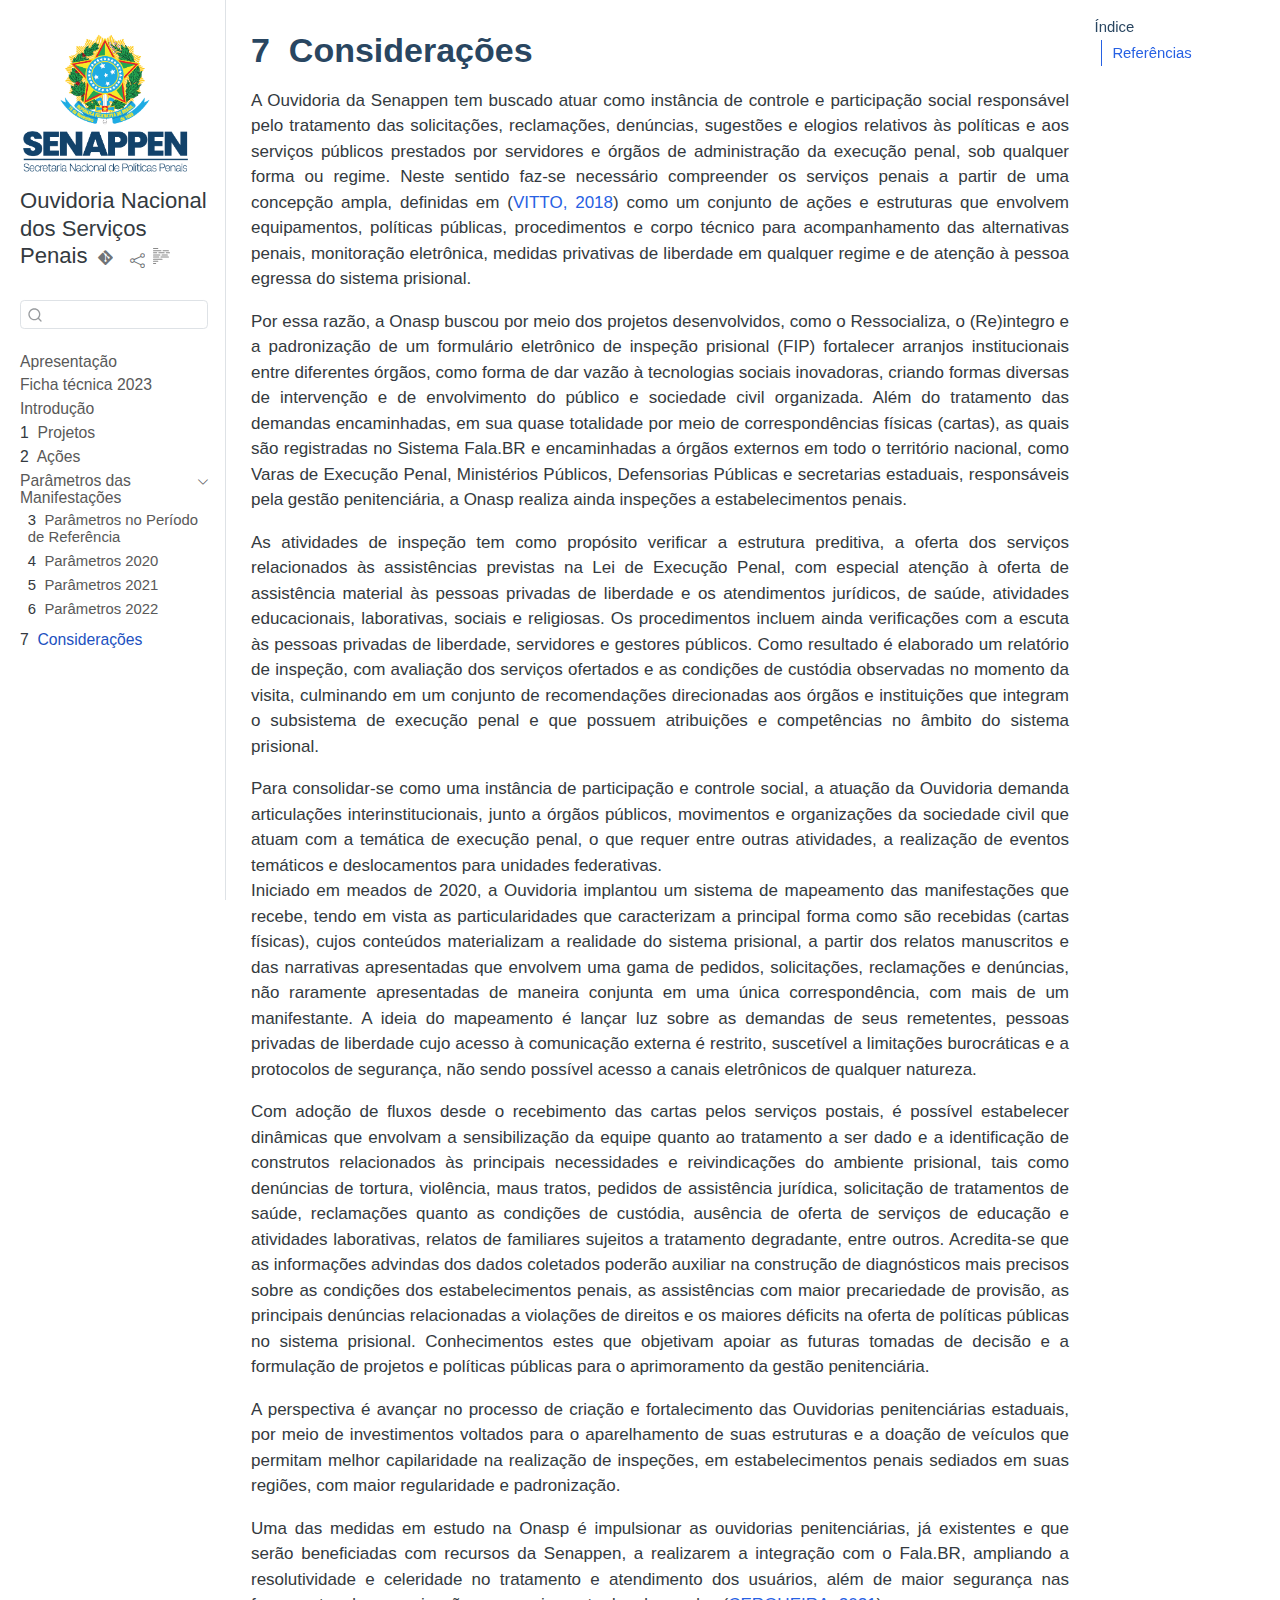
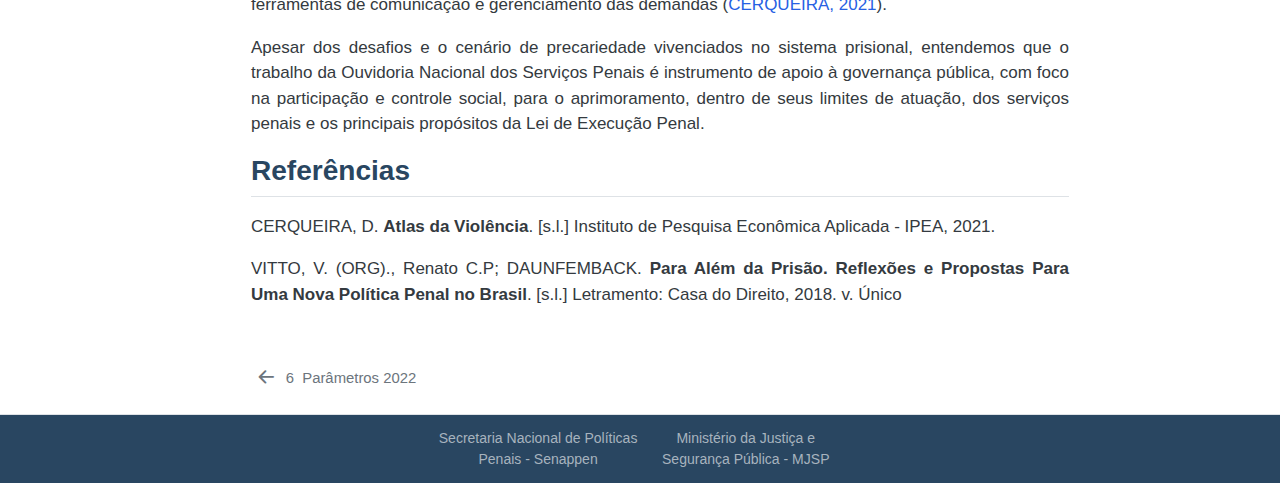
<file: docs/consideracoes.html>
<!DOCTYPE html>
<html xmlns="http://www.w3.org/1999/xhtml" lang="pt" xml:lang="pt"><head>

<meta charset="utf-8">
<meta name="generator" content="quarto-1.5.57">

<meta name="viewport" content="width=device-width, initial-scale=1.0, user-scalable=yes">


<title>7&nbsp; Considerações – Relatório de Gestão da Ouvidoria Nacional dos Serviços Penais</title>
<style>
code{white-space: pre-wrap;}
span.smallcaps{font-variant: small-caps;}
div.columns{display: flex; gap: min(4vw, 1.5em);}
div.column{flex: auto; overflow-x: auto;}
div.hanging-indent{margin-left: 1.5em; text-indent: -1.5em;}
ul.task-list{list-style: none;}
ul.task-list li input[type="checkbox"] {
  width: 0.8em;
  margin: 0 0.8em 0.2em -1em; /* quarto-specific, see https://github.com/quarto-dev/quarto-cli/issues/4556 */ 
  vertical-align: middle;
}
/* CSS for citations */
div.csl-bib-body { }
div.csl-entry {
  clear: both;
  margin-bottom: 1em;
}
.hanging-indent div.csl-entry {
  margin-left:2em;
  text-indent:-2em;
}
div.csl-left-margin {
  min-width:2em;
  float:left;
}
div.csl-right-inline {
  margin-left:2em;
  padding-left:1em;
}
div.csl-indent {
  margin-left: 2em;
}</style>


<script src="site_libs/quarto-nav/quarto-nav.js"></script>
<script src="site_libs/quarto-nav/headroom.min.js"></script>
<script src="site_libs/clipboard/clipboard.min.js"></script>
<script src="site_libs/quarto-search/autocomplete.umd.js"></script>
<script src="site_libs/quarto-search/fuse.min.js"></script>
<script src="site_libs/quarto-search/quarto-search.js"></script>
<meta name="quarto:offset" content="./">
<link href="./estatisticas_2022.html" rel="prev">
<script src="site_libs/quarto-html/quarto.js"></script>
<script src="site_libs/quarto-html/popper.min.js"></script>
<script src="site_libs/quarto-html/tippy.umd.min.js"></script>
<script src="site_libs/quarto-html/anchor.min.js"></script>
<link href="site_libs/quarto-html/tippy.css" rel="stylesheet">
<link href="site_libs/quarto-html/quarto-syntax-highlighting.css" rel="stylesheet" id="quarto-text-highlighting-styles">
<script src="site_libs/bootstrap/bootstrap.min.js"></script>
<link href="site_libs/bootstrap/bootstrap-icons.css" rel="stylesheet">
<link href="site_libs/bootstrap/bootstrap.min.css" rel="stylesheet" id="quarto-bootstrap" data-mode="light">
<script id="quarto-search-options" type="application/json">{
  "location": "sidebar",
  "copy-button": false,
  "collapse-after": 3,
  "panel-placement": "start",
  "type": "textbox",
  "limit": 50,
  "keyboard-shortcut": [
    "f",
    "/",
    "s"
  ],
  "language": {
    "search-no-results-text": "Nenhum resultado",
    "search-matching-documents-text": "documentos correspondentes",
    "search-copy-link-title": "Copiar link para a busca",
    "search-hide-matches-text": "Esconder correspondências adicionais",
    "search-more-match-text": "mais correspondência neste documento",
    "search-more-matches-text": "mais correspondências neste documento",
    "search-clear-button-title": "Limpar",
    "search-text-placeholder": "",
    "search-detached-cancel-button-title": "Cancelar",
    "search-submit-button-title": "Enviar",
    "search-label": "Procurar"
  }
}</script>


<link rel="stylesheet" href="style.css">
</head>

<body class="nav-sidebar docked">

<div id="quarto-search-results"></div>
  <header id="quarto-header" class="headroom fixed-top">
  <nav class="quarto-secondary-nav">
    <div class="container-fluid d-flex">
      <button type="button" class="quarto-btn-toggle btn" data-bs-toggle="collapse" role="button" data-bs-target=".quarto-sidebar-collapse-item" aria-controls="quarto-sidebar" aria-expanded="false" aria-label="Alternar barra lateral" onclick="if (window.quartoToggleHeadroom) { window.quartoToggleHeadroom(); }">
        <i class="bi bi-layout-text-sidebar-reverse"></i>
      </button>
        <nav class="quarto-page-breadcrumbs" aria-label="breadcrumb"><ol class="breadcrumb"><li class="breadcrumb-item"><a href="./consideracoes.html"><span class="chapter-number">7</span>&nbsp; <span class="chapter-title">Considerações</span></a></li></ol></nav>
        <a class="flex-grow-1" role="navigation" data-bs-toggle="collapse" data-bs-target=".quarto-sidebar-collapse-item" aria-controls="quarto-sidebar" aria-expanded="false" aria-label="Alternar barra lateral" onclick="if (window.quartoToggleHeadroom) { window.quartoToggleHeadroom(); }">      
        </a>
      <button type="button" class="btn quarto-search-button" aria-label="Procurar" onclick="window.quartoOpenSearch();">
        <i class="bi bi-search"></i>
      </button>
    </div>
  </nav>
</header>
<!-- content -->
<div id="quarto-content" class="quarto-container page-columns page-rows-contents page-layout-full">
<!-- sidebar -->
  <nav id="quarto-sidebar" class="sidebar collapse collapse-horizontal quarto-sidebar-collapse-item sidebar-navigation docked overflow-auto">
    <div class="pt-lg-2 mt-2 text-left sidebar-header sidebar-header-stacked">
      <a href="./index.html" class="sidebar-logo-link">
      <img src="./images/senappen_brasao.png" alt="" class="sidebar-logo py-0 d-lg-inline d-none">
      </a>
    <div class="sidebar-title mb-0 py-0">
      <a href="./">Ouvidoria Nacional dos Serviços Penais</a> 
        <div class="sidebar-tools-main tools-wide">
    <a href="" title="" class="quarto-navigation-tool px-1" aria-label=""><i class="bi bi-git"></i></a>
    <a href="https://www.gov.br/depen/pt-br/canais_atendimento/ouvidoria" title="https://www.gov.br/depen/pt-br/canais_atendimento/ouvidoria" class="quarto-navigation-tool px-1" aria-label="https://www.gov.br/depen/pt-br/canais_atendimento/ouvidoria"><i class="bi bi-"></i></a>
    <div class="dropdown">
      <a href="" title="Share" id="quarto-navigation-tool-dropdown-0" class="quarto-navigation-tool dropdown-toggle px-1" data-bs-toggle="dropdown" aria-expanded="false" role="link" aria-label="Share"><i class="bi bi-share"></i></a>
      <ul class="dropdown-menu" aria-labelledby="quarto-navigation-tool-dropdown-0">
          <li>
            <a class="dropdown-item sidebar-tools-main-item" href="https://twitter.com/intent/tweet?url=|url|">
              <i class="bi bi-twitter pe-1"></i>
            Twitter
            </a>
          </li>
          <li>
            <a class="dropdown-item sidebar-tools-main-item" href="https://www.facebook.com/sharer/sharer.php?u=|url|">
              <i class="bi bi-facebook pe-1"></i>
            Facebook
            </a>
          </li>
          <li>
            <a class="dropdown-item sidebar-tools-main-item" href="https://www.linkedin.com/sharing/share-offsite/?url=|url|">
              <i class="bi bi-linkedin pe-1"></i>
            LinkedIn
            </a>
          </li>
      </ul>
    </div>
  <a href="" class="quarto-reader-toggle quarto-navigation-tool px-1" onclick="window.quartoToggleReader(); return false;" title="Alternar modo de leitor">
  <div class="quarto-reader-toggle-btn">
  <i class="bi"></i>
  </div>
</a>
</div>
    </div>
      </div>
        <div class="mt-2 flex-shrink-0 align-items-center">
        <div class="sidebar-search">
        <div id="quarto-search" class="" title="Procurar"></div>
        </div>
        </div>
    <div class="sidebar-menu-container"> 
    <ul class="list-unstyled mt-1">
        <li class="sidebar-item">
  <div class="sidebar-item-container"> 
  <a href="./index.html" class="sidebar-item-text sidebar-link">
 <span class="menu-text">Apresentação</span></a>
  </div>
</li>
        <li class="sidebar-item">
  <div class="sidebar-item-container"> 
  <a href="./ficha_tecnica2022.html" class="sidebar-item-text sidebar-link">
 <span class="menu-text">Ficha técnica 2023</span></a>
  </div>
</li>
        <li class="sidebar-item">
  <div class="sidebar-item-container"> 
  <a href="./introducao.html" class="sidebar-item-text sidebar-link">
 <span class="menu-text">Introdução</span></a>
  </div>
</li>
        <li class="sidebar-item">
  <div class="sidebar-item-container"> 
  <a href="./projetos.html" class="sidebar-item-text sidebar-link">
 <span class="menu-text"><span class="chapter-number">1</span>&nbsp; <span class="chapter-title">Projetos</span></span></a>
  </div>
</li>
        <li class="sidebar-item">
  <div class="sidebar-item-container"> 
  <a href="./acoes.html" class="sidebar-item-text sidebar-link">
 <span class="menu-text"><span class="chapter-number">2</span>&nbsp; <span class="chapter-title">Ações</span></span></a>
  </div>
</li>
        <li class="sidebar-item sidebar-item-section">
      <div class="sidebar-item-container"> 
            <a href="./tratamento_demandas.html" class="sidebar-item-text sidebar-link">
 <span class="menu-text">Parâmetros das Manifestações</span></a>
          <a class="sidebar-item-toggle text-start" data-bs-toggle="collapse" data-bs-target="#quarto-sidebar-section-1" role="navigation" aria-expanded="true" aria-label="Alternar seção">
            <i class="bi bi-chevron-right ms-2"></i>
          </a> 
      </div>
      <ul id="quarto-sidebar-section-1" class="collapse list-unstyled sidebar-section depth1 show">  
          <li class="sidebar-item">
  <div class="sidebar-item-container"> 
  <a href="./estatisticas_anuais.html" class="sidebar-item-text sidebar-link">
 <span class="menu-text"><span class="chapter-number">3</span>&nbsp; <span class="chapter-title">Parâmetros no Período de Referência</span></span></a>
  </div>
</li>
          <li class="sidebar-item">
  <div class="sidebar-item-container"> 
  <a href="./estatisticas_2020.html" class="sidebar-item-text sidebar-link">
 <span class="menu-text"><span class="chapter-number">4</span>&nbsp; <span class="chapter-title">Parâmetros 2020</span></span></a>
  </div>
</li>
          <li class="sidebar-item">
  <div class="sidebar-item-container"> 
  <a href="./estatisticas_2021.html" class="sidebar-item-text sidebar-link">
 <span class="menu-text"><span class="chapter-number">5</span>&nbsp; <span class="chapter-title">Parâmetros 2021</span></span></a>
  </div>
</li>
          <li class="sidebar-item">
  <div class="sidebar-item-container"> 
  <a href="./estatisticas_2022.html" class="sidebar-item-text sidebar-link">
 <span class="menu-text"><span class="chapter-number">6</span>&nbsp; <span class="chapter-title">Parâmetros 2022</span></span></a>
  </div>
</li>
      </ul>
  </li>
        <li class="sidebar-item">
  <div class="sidebar-item-container"> 
  <a href="./consideracoes.html" class="sidebar-item-text sidebar-link active">
 <span class="menu-text"><span class="chapter-number">7</span>&nbsp; <span class="chapter-title">Considerações</span></span></a>
  </div>
</li>
    </ul>
    </div>
</nav>
<div id="quarto-sidebar-glass" class="quarto-sidebar-collapse-item" data-bs-toggle="collapse" data-bs-target=".quarto-sidebar-collapse-item"></div>
<!-- margin-sidebar -->
    <div id="quarto-margin-sidebar" class="sidebar margin-sidebar">
        <nav id="TOC" role="doc-toc" class="toc-active">
    <h2 id="toc-title">Índice</h2>
   
  <ul>
  <li><a href="#referências" id="toc-referências" class="nav-link active" data-scroll-target="#referências">Referências</a></li>
  </ul>
</nav>
    </div>
<!-- main -->
<main class="content column-body" id="quarto-document-content">

<header id="title-block-header" class="quarto-title-block default">
<div class="quarto-title">
<h1 class="title"><span id="sec-consideracoes" class="quarto-section-identifier"><span class="chapter-number">7</span>&nbsp; <span class="chapter-title">Considerações</span></span></h1>
</div>



<div class="quarto-title-meta column-body">

    
  
    
  </div>
  


</header>


<p>A Ouvidoria da Senappen tem buscado atuar como instância de controle e participação social responsável pelo tratamento das solicitações, reclamações, denúncias, sugestões e elogios relativos às políticas e aos serviços públicos prestados por servidores e órgãos de administração da execução penal, sob qualquer forma ou regime. Neste sentido faz-se necessário compreender os serviços penais a partir de uma concepção ampla, definidas em <span class="citation" data-cites="alemPrisao">(<a href="#ref-alemPrisao" role="doc-biblioref">VITTO, 2018</a>)</span> como um conjunto de ações e estruturas que envolvem equipamentos, políticas públicas, procedimentos e corpo técnico para acompanhamento das alternativas penais, monitoração eletrônica, medidas privativas de liberdade em qualquer regime e de atenção à pessoa egressa do sistema prisional.</p>
<p>Por essa razão, a Onasp buscou por meio dos projetos desenvolvidos, como o Ressocializa, o (Re)integro e a padronização de um formulário eletrônico de inspeção prisional (FIP) fortalecer arranjos institucionais entre diferentes órgãos, como forma de dar vazão à tecnologias sociais inovadoras, criando formas diversas de intervenção e de envolvimento do público e sociedade civil organizada. Além do tratamento das demandas encaminhadas, em sua quase totalidade por meio de correspondências físicas (cartas), as quais são registradas no Sistema Fala.BR e encaminhadas a órgãos externos em todo o território nacional, como Varas de Execução Penal, Ministérios Públicos, Defensorias Públicas e secretarias estaduais, responsáveis pela gestão penitenciária, a Onasp realiza ainda inspeções a estabelecimentos penais.</p>
<p>As atividades de inspeção tem como propósito verificar a estrutura preditiva, a oferta dos serviços relacionados às assistências previstas na Lei de Execução Penal, com especial atenção à oferta de assistência material às pessoas privadas de liberdade e os atendimentos jurídicos, de saúde, atividades educacionais, laborativas, sociais e religiosas. Os procedimentos incluem ainda verificações com a escuta às pessoas privadas de liberdade, servidores e gestores públicos. Como resultado é elaborado um relatório de inspeção, com avaliação dos serviços ofertados e as condições de custódia observadas no momento da visita, culminando em um conjunto de recomendações direcionadas aos órgãos e instituições que integram o subsistema de execução penal e que possuem atribuições e competências no âmbito do sistema prisional.</p>
<p>Para consolidar-se como uma instância de participação e controle social, a atuação da Ouvidoria demanda articulações interinstitucionais, junto a órgãos públicos, movimentos e organizações da sociedade civil que atuam com a temática de execução penal, o que requer entre outras atividades, a realização de eventos temáticos e deslocamentos para unidades federativas.<br>
Iniciado em meados de 2020, a Ouvidoria implantou um sistema de mapeamento das manifestações que recebe, tendo em vista as particularidades que caracterizam a principal forma como são recebidas (cartas físicas), cujos conteúdos materializam a realidade do sistema prisional, a partir dos relatos manuscritos e das narrativas apresentadas que envolvem uma gama de pedidos, solicitações, reclamações e denúncias, não raramente apresentadas de maneira conjunta em uma única correspondência, com mais de um manifestante. A ideia do mapeamento é lançar luz sobre as demandas de seus remetentes, pessoas privadas de liberdade cujo acesso à comunicação externa é restrito, suscetível a limitações burocráticas e a protocolos de segurança, não sendo possível acesso a canais eletrônicos de qualquer natureza.</p>
<p>Com adoção de fluxos desde o recebimento das cartas pelos serviços postais, é possível estabelecer dinâmicas que envolvam a sensibilização da equipe quanto ao tratamento a ser dado e a identificação de construtos relacionados às principais necessidades e reivindicações do ambiente prisional, tais como denúncias de tortura, violência, maus tratos, pedidos de assistência jurídica, solicitação de tratamentos de saúde, reclamações quanto as condições de custódia, ausência de oferta de serviços de educação e atividades laborativas, relatos de familiares sujeitos a tratamento degradante, entre outros. Acredita-se que as informações advindas dos dados coletados poderão auxiliar na construção de diagnósticos mais precisos sobre as condições dos estabelecimentos penais, as assistências com maior precariedade de provisão, as principais denúncias relacionadas a violações de direitos e os maiores déficits na oferta de políticas públicas no sistema prisional. Conhecimentos estes que objetivam apoiar as futuras tomadas de decisão e a formulação de projetos e políticas públicas para o aprimoramento da gestão penitenciária.</p>
<p>A perspectiva é avançar no processo de criação e fortalecimento das Ouvidorias penitenciárias estaduais, por meio de investimentos voltados para o aparelhamento de suas estruturas e a doação de veículos que permitam melhor capilaridade na realização de inspeções, em estabelecimentos penais sediados em suas regiões, com maior regularidade e padronização.</p>
<p>Uma das medidas em estudo na Onasp é impulsionar as ouvidorias penitenciárias, já existentes e que serão beneficiadas com recursos da Senappen, a realizarem a integração com o Fala.BR, ampliando a resolutividade e celeridade no tratamento e atendimento dos usuários, além de maior segurança nas ferramentas de comunicação e gerenciamento das demandas <span class="citation" data-cites="atlas">(<a href="#ref-atlas" role="doc-biblioref">CERQUEIRA, 2021</a>)</span>.</p>
<p>Apesar dos desafios e o cenário de precariedade vivenciados no sistema prisional, entendemos que o trabalho da Ouvidoria Nacional dos Serviços Penais é instrumento de apoio à governança pública, com foco na participação e controle social, para o aprimoramento, dentro de seus limites de atuação, dos serviços penais e os principais propósitos da Lei de Execução Penal.</p>
<section id="referências" class="level2 unnumbered">
<h2 class="unnumbered anchored" data-anchor-id="referências">Referências</h2>


<div id="refs" class="references csl-bib-body" data-entry-spacing="1" role="list">
<div id="ref-atlas" class="csl-entry" role="listitem">
CERQUEIRA, D. <strong>Atlas da Violência</strong>. [s.l.] Instituto de Pesquisa Econômica Aplicada - IPEA, 2021.
</div>
<div id="ref-alemPrisao" class="csl-entry" role="listitem">
VITTO, V. (ORG)., Renato C.P; DAUNFEMBACK. <strong>Para Além da Prisão. Reflexões e Propostas Para Uma Nova Política Penal no Brasil</strong>. [s.l.] Letramento: Casa do Direito, 2018. v. Único
</div>
</div>
</section>

</main> <!-- /main -->
<script id="quarto-html-after-body" type="application/javascript">
window.document.addEventListener("DOMContentLoaded", function (event) {
  const toggleBodyColorMode = (bsSheetEl) => {
    const mode = bsSheetEl.getAttribute("data-mode");
    const bodyEl = window.document.querySelector("body");
    if (mode === "dark") {
      bodyEl.classList.add("quarto-dark");
      bodyEl.classList.remove("quarto-light");
    } else {
      bodyEl.classList.add("quarto-light");
      bodyEl.classList.remove("quarto-dark");
    }
  }
  const toggleBodyColorPrimary = () => {
    const bsSheetEl = window.document.querySelector("link#quarto-bootstrap");
    if (bsSheetEl) {
      toggleBodyColorMode(bsSheetEl);
    }
  }
  toggleBodyColorPrimary();  
  const icon = "";
  const anchorJS = new window.AnchorJS();
  anchorJS.options = {
    placement: 'right',
    icon: icon
  };
  anchorJS.add('.anchored');
  const isCodeAnnotation = (el) => {
    for (const clz of el.classList) {
      if (clz.startsWith('code-annotation-')) {                     
        return true;
      }
    }
    return false;
  }
  const onCopySuccess = function(e) {
    // button target
    const button = e.trigger;
    // don't keep focus
    button.blur();
    // flash "checked"
    button.classList.add('code-copy-button-checked');
    var currentTitle = button.getAttribute("title");
    button.setAttribute("title", "Copiada");
    let tooltip;
    if (window.bootstrap) {
      button.setAttribute("data-bs-toggle", "tooltip");
      button.setAttribute("data-bs-placement", "left");
      button.setAttribute("data-bs-title", "Copiada");
      tooltip = new bootstrap.Tooltip(button, 
        { trigger: "manual", 
          customClass: "code-copy-button-tooltip",
          offset: [0, -8]});
      tooltip.show();    
    }
    setTimeout(function() {
      if (tooltip) {
        tooltip.hide();
        button.removeAttribute("data-bs-title");
        button.removeAttribute("data-bs-toggle");
        button.removeAttribute("data-bs-placement");
      }
      button.setAttribute("title", currentTitle);
      button.classList.remove('code-copy-button-checked');
    }, 1000);
    // clear code selection
    e.clearSelection();
  }
  const getTextToCopy = function(trigger) {
      const codeEl = trigger.previousElementSibling.cloneNode(true);
      for (const childEl of codeEl.children) {
        if (isCodeAnnotation(childEl)) {
          childEl.remove();
        }
      }
      return codeEl.innerText;
  }
  const clipboard = new window.ClipboardJS('.code-copy-button:not([data-in-quarto-modal])', {
    text: getTextToCopy
  });
  clipboard.on('success', onCopySuccess);
  if (window.document.getElementById('quarto-embedded-source-code-modal')) {
    // For code content inside modals, clipBoardJS needs to be initialized with a container option
    // TODO: Check when it could be a function (https://github.com/zenorocha/clipboard.js/issues/860)
    const clipboardModal = new window.ClipboardJS('.code-copy-button[data-in-quarto-modal]', {
      text: getTextToCopy,
      container: window.document.getElementById('quarto-embedded-source-code-modal')
    });
    clipboardModal.on('success', onCopySuccess);
  }
    var localhostRegex = new RegExp(/^(?:http|https):\/\/localhost\:?[0-9]*\//);
    var mailtoRegex = new RegExp(/^mailto:/);
      var filterRegex = new RegExp("https:\/\/www\.gov\.br\/depen\/pt-br");
    var isInternal = (href) => {
        return filterRegex.test(href) || localhostRegex.test(href) || mailtoRegex.test(href);
    }
    // Inspect non-navigation links and adorn them if external
 	var links = window.document.querySelectorAll('a[href]:not(.nav-link):not(.navbar-brand):not(.toc-action):not(.sidebar-link):not(.sidebar-item-toggle):not(.pagination-link):not(.no-external):not([aria-hidden]):not(.dropdown-item):not(.quarto-navigation-tool):not(.about-link)');
    for (var i=0; i<links.length; i++) {
      const link = links[i];
      if (!isInternal(link.href)) {
        // undo the damage that might have been done by quarto-nav.js in the case of
        // links that we want to consider external
        if (link.dataset.originalHref !== undefined) {
          link.href = link.dataset.originalHref;
        }
      }
    }
  function tippyHover(el, contentFn, onTriggerFn, onUntriggerFn) {
    const config = {
      allowHTML: true,
      maxWidth: 500,
      delay: 100,
      arrow: false,
      appendTo: function(el) {
          return el.parentElement;
      },
      interactive: true,
      interactiveBorder: 10,
      theme: 'quarto',
      placement: 'bottom-start',
    };
    if (contentFn) {
      config.content = contentFn;
    }
    if (onTriggerFn) {
      config.onTrigger = onTriggerFn;
    }
    if (onUntriggerFn) {
      config.onUntrigger = onUntriggerFn;
    }
    window.tippy(el, config); 
  }
  const noterefs = window.document.querySelectorAll('a[role="doc-noteref"]');
  for (var i=0; i<noterefs.length; i++) {
    const ref = noterefs[i];
    tippyHover(ref, function() {
      // use id or data attribute instead here
      let href = ref.getAttribute('data-footnote-href') || ref.getAttribute('href');
      try { href = new URL(href).hash; } catch {}
      const id = href.replace(/^#\/?/, "");
      const note = window.document.getElementById(id);
      if (note) {
        return note.innerHTML;
      } else {
        return "";
      }
    });
  }
  const xrefs = window.document.querySelectorAll('a.quarto-xref');
  const processXRef = (id, note) => {
    // Strip column container classes
    const stripColumnClz = (el) => {
      el.classList.remove("page-full", "page-columns");
      if (el.children) {
        for (const child of el.children) {
          stripColumnClz(child);
        }
      }
    }
    stripColumnClz(note)
    if (id === null || id.startsWith('sec-')) {
      // Special case sections, only their first couple elements
      const container = document.createElement("div");
      if (note.children && note.children.length > 2) {
        container.appendChild(note.children[0].cloneNode(true));
        for (let i = 1; i < note.children.length; i++) {
          const child = note.children[i];
          if (child.tagName === "P" && child.innerText === "") {
            continue;
          } else {
            container.appendChild(child.cloneNode(true));
            break;
          }
        }
        if (window.Quarto?.typesetMath) {
          window.Quarto.typesetMath(container);
        }
        return container.innerHTML
      } else {
        if (window.Quarto?.typesetMath) {
          window.Quarto.typesetMath(note);
        }
        return note.innerHTML;
      }
    } else {
      // Remove any anchor links if they are present
      const anchorLink = note.querySelector('a.anchorjs-link');
      if (anchorLink) {
        anchorLink.remove();
      }
      if (window.Quarto?.typesetMath) {
        window.Quarto.typesetMath(note);
      }
      // TODO in 1.5, we should make sure this works without a callout special case
      if (note.classList.contains("callout")) {
        return note.outerHTML;
      } else {
        return note.innerHTML;
      }
    }
  }
  for (var i=0; i<xrefs.length; i++) {
    const xref = xrefs[i];
    tippyHover(xref, undefined, function(instance) {
      instance.disable();
      let url = xref.getAttribute('href');
      let hash = undefined; 
      if (url.startsWith('#')) {
        hash = url;
      } else {
        try { hash = new URL(url).hash; } catch {}
      }
      if (hash) {
        const id = hash.replace(/^#\/?/, "");
        const note = window.document.getElementById(id);
        if (note !== null) {
          try {
            const html = processXRef(id, note.cloneNode(true));
            instance.setContent(html);
          } finally {
            instance.enable();
            instance.show();
          }
        } else {
          // See if we can fetch this
          fetch(url.split('#')[0])
          .then(res => res.text())
          .then(html => {
            const parser = new DOMParser();
            const htmlDoc = parser.parseFromString(html, "text/html");
            const note = htmlDoc.getElementById(id);
            if (note !== null) {
              const html = processXRef(id, note);
              instance.setContent(html);
            } 
          }).finally(() => {
            instance.enable();
            instance.show();
          });
        }
      } else {
        // See if we can fetch a full url (with no hash to target)
        // This is a special case and we should probably do some content thinning / targeting
        fetch(url)
        .then(res => res.text())
        .then(html => {
          const parser = new DOMParser();
          const htmlDoc = parser.parseFromString(html, "text/html");
          const note = htmlDoc.querySelector('main.content');
          if (note !== null) {
            // This should only happen for chapter cross references
            // (since there is no id in the URL)
            // remove the first header
            if (note.children.length > 0 && note.children[0].tagName === "HEADER") {
              note.children[0].remove();
            }
            const html = processXRef(null, note);
            instance.setContent(html);
          } 
        }).finally(() => {
          instance.enable();
          instance.show();
        });
      }
    }, function(instance) {
    });
  }
      let selectedAnnoteEl;
      const selectorForAnnotation = ( cell, annotation) => {
        let cellAttr = 'data-code-cell="' + cell + '"';
        let lineAttr = 'data-code-annotation="' +  annotation + '"';
        const selector = 'span[' + cellAttr + '][' + lineAttr + ']';
        return selector;
      }
      const selectCodeLines = (annoteEl) => {
        const doc = window.document;
        const targetCell = annoteEl.getAttribute("data-target-cell");
        const targetAnnotation = annoteEl.getAttribute("data-target-annotation");
        const annoteSpan = window.document.querySelector(selectorForAnnotation(targetCell, targetAnnotation));
        const lines = annoteSpan.getAttribute("data-code-lines").split(",");
        const lineIds = lines.map((line) => {
          return targetCell + "-" + line;
        })
        let top = null;
        let height = null;
        let parent = null;
        if (lineIds.length > 0) {
            //compute the position of the single el (top and bottom and make a div)
            const el = window.document.getElementById(lineIds[0]);
            top = el.offsetTop;
            height = el.offsetHeight;
            parent = el.parentElement.parentElement;
          if (lineIds.length > 1) {
            const lastEl = window.document.getElementById(lineIds[lineIds.length - 1]);
            const bottom = lastEl.offsetTop + lastEl.offsetHeight;
            height = bottom - top;
          }
          if (top !== null && height !== null && parent !== null) {
            // cook up a div (if necessary) and position it 
            let div = window.document.getElementById("code-annotation-line-highlight");
            if (div === null) {
              div = window.document.createElement("div");
              div.setAttribute("id", "code-annotation-line-highlight");
              div.style.position = 'absolute';
              parent.appendChild(div);
            }
            div.style.top = top - 2 + "px";
            div.style.height = height + 4 + "px";
            div.style.left = 0;
            let gutterDiv = window.document.getElementById("code-annotation-line-highlight-gutter");
            if (gutterDiv === null) {
              gutterDiv = window.document.createElement("div");
              gutterDiv.setAttribute("id", "code-annotation-line-highlight-gutter");
              gutterDiv.style.position = 'absolute';
              const codeCell = window.document.getElementById(targetCell);
              const gutter = codeCell.querySelector('.code-annotation-gutter');
              gutter.appendChild(gutterDiv);
            }
            gutterDiv.style.top = top - 2 + "px";
            gutterDiv.style.height = height + 4 + "px";
          }
          selectedAnnoteEl = annoteEl;
        }
      };
      const unselectCodeLines = () => {
        const elementsIds = ["code-annotation-line-highlight", "code-annotation-line-highlight-gutter"];
        elementsIds.forEach((elId) => {
          const div = window.document.getElementById(elId);
          if (div) {
            div.remove();
          }
        });
        selectedAnnoteEl = undefined;
      };
        // Handle positioning of the toggle
    window.addEventListener(
      "resize",
      throttle(() => {
        elRect = undefined;
        if (selectedAnnoteEl) {
          selectCodeLines(selectedAnnoteEl);
        }
      }, 10)
    );
    function throttle(fn, ms) {
    let throttle = false;
    let timer;
      return (...args) => {
        if(!throttle) { // first call gets through
            fn.apply(this, args);
            throttle = true;
        } else { // all the others get throttled
            if(timer) clearTimeout(timer); // cancel #2
            timer = setTimeout(() => {
              fn.apply(this, args);
              timer = throttle = false;
            }, ms);
        }
      };
    }
      // Attach click handler to the DT
      const annoteDls = window.document.querySelectorAll('dt[data-target-cell]');
      for (const annoteDlNode of annoteDls) {
        annoteDlNode.addEventListener('click', (event) => {
          const clickedEl = event.target;
          if (clickedEl !== selectedAnnoteEl) {
            unselectCodeLines();
            const activeEl = window.document.querySelector('dt[data-target-cell].code-annotation-active');
            if (activeEl) {
              activeEl.classList.remove('code-annotation-active');
            }
            selectCodeLines(clickedEl);
            clickedEl.classList.add('code-annotation-active');
          } else {
            // Unselect the line
            unselectCodeLines();
            clickedEl.classList.remove('code-annotation-active');
          }
        });
      }
  const findCites = (el) => {
    const parentEl = el.parentElement;
    if (parentEl) {
      const cites = parentEl.dataset.cites;
      if (cites) {
        return {
          el,
          cites: cites.split(' ')
        };
      } else {
        return findCites(el.parentElement)
      }
    } else {
      return undefined;
    }
  };
  var bibliorefs = window.document.querySelectorAll('a[role="doc-biblioref"]');
  for (var i=0; i<bibliorefs.length; i++) {
    const ref = bibliorefs[i];
    const citeInfo = findCites(ref);
    if (citeInfo) {
      tippyHover(citeInfo.el, function() {
        var popup = window.document.createElement('div');
        citeInfo.cites.forEach(function(cite) {
          var citeDiv = window.document.createElement('div');
          citeDiv.classList.add('hanging-indent');
          citeDiv.classList.add('csl-entry');
          var biblioDiv = window.document.getElementById('ref-' + cite);
          if (biblioDiv) {
            citeDiv.innerHTML = biblioDiv.innerHTML;
          }
          popup.appendChild(citeDiv);
        });
        return popup.innerHTML;
      });
    }
  }
});
</script>
<nav class="page-navigation column-body">
  <div class="nav-page nav-page-previous">
      <a href="./estatisticas_2022.html" class="pagination-link" aria-label="Parâmetros 2022">
        <i class="bi bi-arrow-left-short"></i> <span class="nav-page-text"><span class="chapter-number">6</span>&nbsp; <span class="chapter-title">Parâmetros 2022</span></span>
      </a>          
  </div>
  <div class="nav-page nav-page-next">
  </div>
</nav>
</div> <!-- /content -->
<footer class="footer">
  <div class="nav-footer">
    <div class="nav-footer-left">
      &nbsp;
    </div>   
    <div class="nav-footer-center">
      <ul class="footer-items list-unstyled">
    <li class="nav-item">
 Secretaria Nacional de Políticas Penais - Senappen
  </li>  
    <li class="nav-item">
 Ministério da Justiça e Segurança Pública - MJSP
  </li>  
</ul>
    </div>
    <div class="nav-footer-right">
      &nbsp;
    </div>
  </div>
</footer>




</body></html>
</file>
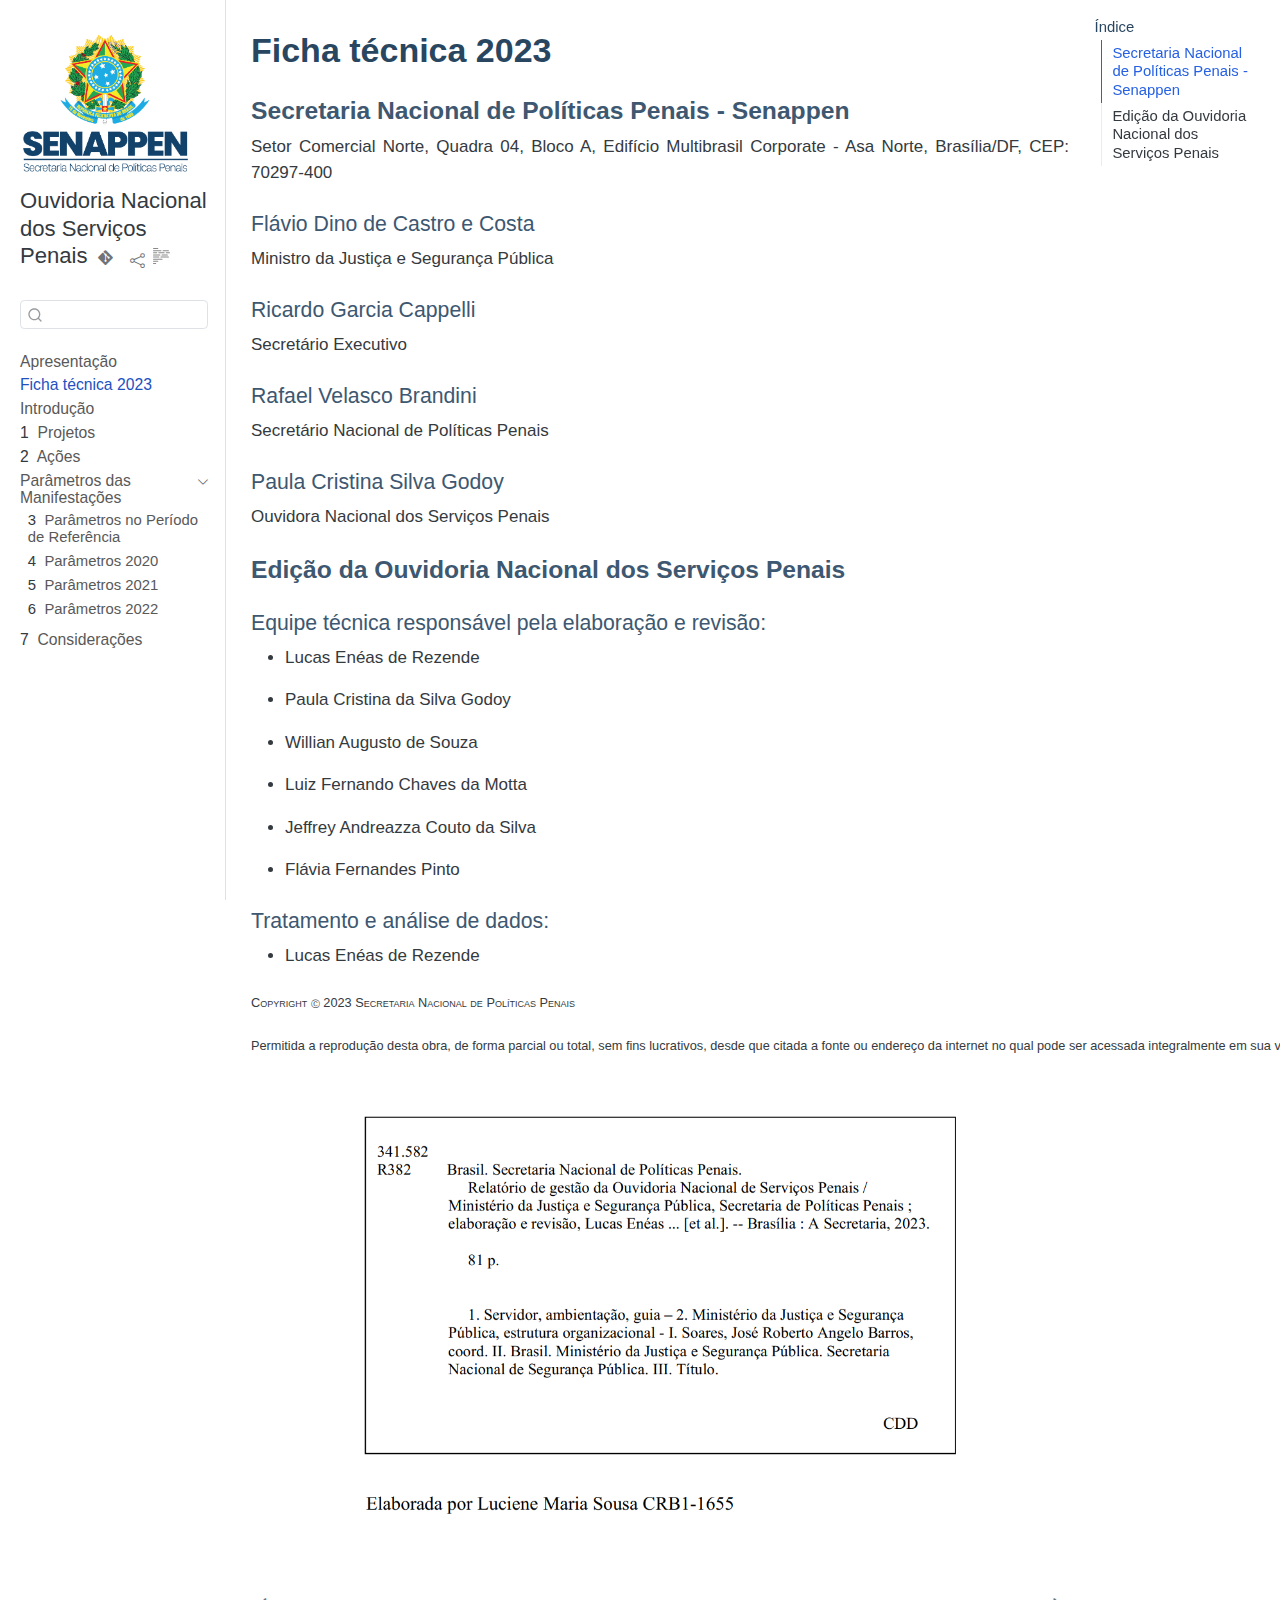
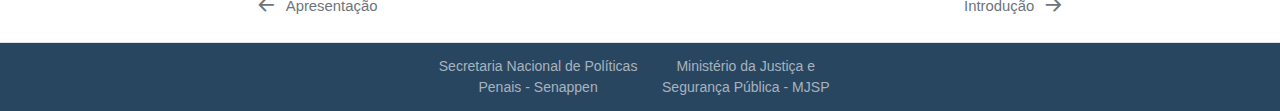
<file: docs/ficha_tecnica2022.html>
<!DOCTYPE html>
<html xmlns="http://www.w3.org/1999/xhtml" lang="pt" xml:lang="pt"><head>

<meta charset="utf-8">
<meta name="generator" content="quarto-1.5.57">

<meta name="viewport" content="width=device-width, initial-scale=1.0, user-scalable=yes">


<title>Ficha técnica 2023 – Relatório de Gestão da Ouvidoria Nacional dos Serviços Penais</title>
<style>
code{white-space: pre-wrap;}
span.smallcaps{font-variant: small-caps;}
div.columns{display: flex; gap: min(4vw, 1.5em);}
div.column{flex: auto; overflow-x: auto;}
div.hanging-indent{margin-left: 1.5em; text-indent: -1.5em;}
ul.task-list{list-style: none;}
ul.task-list li input[type="checkbox"] {
  width: 0.8em;
  margin: 0 0.8em 0.2em -1em; /* quarto-specific, see https://github.com/quarto-dev/quarto-cli/issues/4556 */ 
  vertical-align: middle;
}
</style>


<script src="site_libs/quarto-nav/quarto-nav.js"></script>
<script src="site_libs/quarto-nav/headroom.min.js"></script>
<script src="site_libs/clipboard/clipboard.min.js"></script>
<script src="site_libs/quarto-search/autocomplete.umd.js"></script>
<script src="site_libs/quarto-search/fuse.min.js"></script>
<script src="site_libs/quarto-search/quarto-search.js"></script>
<meta name="quarto:offset" content="./">
<link href="./introducao.html" rel="next">
<link href="./index.html" rel="prev">
<script src="site_libs/quarto-html/quarto.js"></script>
<script src="site_libs/quarto-html/popper.min.js"></script>
<script src="site_libs/quarto-html/tippy.umd.min.js"></script>
<script src="site_libs/quarto-html/anchor.min.js"></script>
<link href="site_libs/quarto-html/tippy.css" rel="stylesheet">
<link href="site_libs/quarto-html/quarto-syntax-highlighting.css" rel="stylesheet" id="quarto-text-highlighting-styles">
<script src="site_libs/bootstrap/bootstrap.min.js"></script>
<link href="site_libs/bootstrap/bootstrap-icons.css" rel="stylesheet">
<link href="site_libs/bootstrap/bootstrap.min.css" rel="stylesheet" id="quarto-bootstrap" data-mode="light">
<script id="quarto-search-options" type="application/json">{
  "location": "sidebar",
  "copy-button": false,
  "collapse-after": 3,
  "panel-placement": "start",
  "type": "textbox",
  "limit": 50,
  "keyboard-shortcut": [
    "f",
    "/",
    "s"
  ],
  "language": {
    "search-no-results-text": "Nenhum resultado",
    "search-matching-documents-text": "documentos correspondentes",
    "search-copy-link-title": "Copiar link para a busca",
    "search-hide-matches-text": "Esconder correspondências adicionais",
    "search-more-match-text": "mais correspondência neste documento",
    "search-more-matches-text": "mais correspondências neste documento",
    "search-clear-button-title": "Limpar",
    "search-text-placeholder": "",
    "search-detached-cancel-button-title": "Cancelar",
    "search-submit-button-title": "Enviar",
    "search-label": "Procurar"
  }
}</script>


<link rel="stylesheet" href="style.css">
</head>

<body class="nav-sidebar docked">

<div id="quarto-search-results"></div>
  <header id="quarto-header" class="headroom fixed-top">
  <nav class="quarto-secondary-nav">
    <div class="container-fluid d-flex">
      <button type="button" class="quarto-btn-toggle btn" data-bs-toggle="collapse" role="button" data-bs-target=".quarto-sidebar-collapse-item" aria-controls="quarto-sidebar" aria-expanded="false" aria-label="Alternar barra lateral" onclick="if (window.quartoToggleHeadroom) { window.quartoToggleHeadroom(); }">
        <i class="bi bi-layout-text-sidebar-reverse"></i>
      </button>
        <nav class="quarto-page-breadcrumbs" aria-label="breadcrumb"><ol class="breadcrumb"><li class="breadcrumb-item"><a href="./ficha_tecnica2022.html">Ficha técnica 2023</a></li></ol></nav>
        <a class="flex-grow-1" role="navigation" data-bs-toggle="collapse" data-bs-target=".quarto-sidebar-collapse-item" aria-controls="quarto-sidebar" aria-expanded="false" aria-label="Alternar barra lateral" onclick="if (window.quartoToggleHeadroom) { window.quartoToggleHeadroom(); }">      
        </a>
      <button type="button" class="btn quarto-search-button" aria-label="Procurar" onclick="window.quartoOpenSearch();">
        <i class="bi bi-search"></i>
      </button>
    </div>
  </nav>
</header>
<!-- content -->
<div id="quarto-content" class="quarto-container page-columns page-rows-contents page-layout-full">
<!-- sidebar -->
  <nav id="quarto-sidebar" class="sidebar collapse collapse-horizontal quarto-sidebar-collapse-item sidebar-navigation docked overflow-auto">
    <div class="pt-lg-2 mt-2 text-left sidebar-header sidebar-header-stacked">
      <a href="./index.html" class="sidebar-logo-link">
      <img src="./images/senappen_brasao.png" alt="" class="sidebar-logo py-0 d-lg-inline d-none">
      </a>
    <div class="sidebar-title mb-0 py-0">
      <a href="./">Ouvidoria Nacional dos Serviços Penais</a> 
        <div class="sidebar-tools-main tools-wide">
    <a href="" title="" class="quarto-navigation-tool px-1" aria-label=""><i class="bi bi-git"></i></a>
    <a href="https://www.gov.br/depen/pt-br/canais_atendimento/ouvidoria" title="https://www.gov.br/depen/pt-br/canais_atendimento/ouvidoria" class="quarto-navigation-tool px-1" aria-label="https://www.gov.br/depen/pt-br/canais_atendimento/ouvidoria"><i class="bi bi-"></i></a>
    <div class="dropdown">
      <a href="" title="Share" id="quarto-navigation-tool-dropdown-0" class="quarto-navigation-tool dropdown-toggle px-1" data-bs-toggle="dropdown" aria-expanded="false" role="link" aria-label="Share"><i class="bi bi-share"></i></a>
      <ul class="dropdown-menu" aria-labelledby="quarto-navigation-tool-dropdown-0">
          <li>
            <a class="dropdown-item sidebar-tools-main-item" href="https://twitter.com/intent/tweet?url=|url|">
              <i class="bi bi-twitter pe-1"></i>
            Twitter
            </a>
          </li>
          <li>
            <a class="dropdown-item sidebar-tools-main-item" href="https://www.facebook.com/sharer/sharer.php?u=|url|">
              <i class="bi bi-facebook pe-1"></i>
            Facebook
            </a>
          </li>
          <li>
            <a class="dropdown-item sidebar-tools-main-item" href="https://www.linkedin.com/sharing/share-offsite/?url=|url|">
              <i class="bi bi-linkedin pe-1"></i>
            LinkedIn
            </a>
          </li>
      </ul>
    </div>
  <a href="" class="quarto-reader-toggle quarto-navigation-tool px-1" onclick="window.quartoToggleReader(); return false;" title="Alternar modo de leitor">
  <div class="quarto-reader-toggle-btn">
  <i class="bi"></i>
  </div>
</a>
</div>
    </div>
      </div>
        <div class="mt-2 flex-shrink-0 align-items-center">
        <div class="sidebar-search">
        <div id="quarto-search" class="" title="Procurar"></div>
        </div>
        </div>
    <div class="sidebar-menu-container"> 
    <ul class="list-unstyled mt-1">
        <li class="sidebar-item">
  <div class="sidebar-item-container"> 
  <a href="./index.html" class="sidebar-item-text sidebar-link">
 <span class="menu-text">Apresentação</span></a>
  </div>
</li>
        <li class="sidebar-item">
  <div class="sidebar-item-container"> 
  <a href="./ficha_tecnica2022.html" class="sidebar-item-text sidebar-link active">
 <span class="menu-text">Ficha técnica 2023</span></a>
  </div>
</li>
        <li class="sidebar-item">
  <div class="sidebar-item-container"> 
  <a href="./introducao.html" class="sidebar-item-text sidebar-link">
 <span class="menu-text">Introdução</span></a>
  </div>
</li>
        <li class="sidebar-item">
  <div class="sidebar-item-container"> 
  <a href="./projetos.html" class="sidebar-item-text sidebar-link">
 <span class="menu-text"><span class="chapter-number">1</span>&nbsp; <span class="chapter-title">Projetos</span></span></a>
  </div>
</li>
        <li class="sidebar-item">
  <div class="sidebar-item-container"> 
  <a href="./acoes.html" class="sidebar-item-text sidebar-link">
 <span class="menu-text"><span class="chapter-number">2</span>&nbsp; <span class="chapter-title">Ações</span></span></a>
  </div>
</li>
        <li class="sidebar-item sidebar-item-section">
      <div class="sidebar-item-container"> 
            <a href="./tratamento_demandas.html" class="sidebar-item-text sidebar-link">
 <span class="menu-text">Parâmetros das Manifestações</span></a>
          <a class="sidebar-item-toggle text-start" data-bs-toggle="collapse" data-bs-target="#quarto-sidebar-section-1" role="navigation" aria-expanded="true" aria-label="Alternar seção">
            <i class="bi bi-chevron-right ms-2"></i>
          </a> 
      </div>
      <ul id="quarto-sidebar-section-1" class="collapse list-unstyled sidebar-section depth1 show">  
          <li class="sidebar-item">
  <div class="sidebar-item-container"> 
  <a href="./estatisticas_anuais.html" class="sidebar-item-text sidebar-link">
 <span class="menu-text"><span class="chapter-number">3</span>&nbsp; <span class="chapter-title">Parâmetros no Período de Referência</span></span></a>
  </div>
</li>
          <li class="sidebar-item">
  <div class="sidebar-item-container"> 
  <a href="./estatisticas_2020.html" class="sidebar-item-text sidebar-link">
 <span class="menu-text"><span class="chapter-number">4</span>&nbsp; <span class="chapter-title">Parâmetros 2020</span></span></a>
  </div>
</li>
          <li class="sidebar-item">
  <div class="sidebar-item-container"> 
  <a href="./estatisticas_2021.html" class="sidebar-item-text sidebar-link">
 <span class="menu-text"><span class="chapter-number">5</span>&nbsp; <span class="chapter-title">Parâmetros 2021</span></span></a>
  </div>
</li>
          <li class="sidebar-item">
  <div class="sidebar-item-container"> 
  <a href="./estatisticas_2022.html" class="sidebar-item-text sidebar-link">
 <span class="menu-text"><span class="chapter-number">6</span>&nbsp; <span class="chapter-title">Parâmetros 2022</span></span></a>
  </div>
</li>
      </ul>
  </li>
        <li class="sidebar-item">
  <div class="sidebar-item-container"> 
  <a href="./consideracoes.html" class="sidebar-item-text sidebar-link">
 <span class="menu-text"><span class="chapter-number">7</span>&nbsp; <span class="chapter-title">Considerações</span></span></a>
  </div>
</li>
    </ul>
    </div>
</nav>
<div id="quarto-sidebar-glass" class="quarto-sidebar-collapse-item" data-bs-toggle="collapse" data-bs-target=".quarto-sidebar-collapse-item"></div>
<!-- margin-sidebar -->
    <div id="quarto-margin-sidebar" class="sidebar margin-sidebar">
        <nav id="TOC" role="doc-toc" class="toc-active">
    <h2 id="toc-title">Índice</h2>
   
  <ul>
  <li><a href="#secretaria-nacional-de-políticas-penais---senappen" id="toc-secretaria-nacional-de-políticas-penais---senappen" class="nav-link active" data-scroll-target="#secretaria-nacional-de-políticas-penais---senappen">Secretaria Nacional de Políticas Penais - Senappen</a></li>
  <li><a href="#edição-da-ouvidoria-nacional-dos-serviços-penais" id="toc-edição-da-ouvidoria-nacional-dos-serviços-penais" class="nav-link" data-scroll-target="#edição-da-ouvidoria-nacional-dos-serviços-penais">Edição da Ouvidoria Nacional dos Serviços Penais</a></li>
  </ul>
</nav>
    </div>
<!-- main -->
<main class="content column-body" id="quarto-document-content">

<header id="title-block-header" class="quarto-title-block default">
<div class="quarto-title">
<h1 class="title">Ficha técnica 2023</h1>
</div>



<div class="quarto-title-meta column-body">

    
  
    
  </div>
  


</header>


<section id="secretaria-nacional-de-políticas-penais---senappen" class="level3 unnumbered">
<h3 class="unnumbered anchored" data-anchor-id="secretaria-nacional-de-políticas-penais---senappen">Secretaria Nacional de Políticas Penais - Senappen</h3>
<p>Setor Comercial Norte, Quadra 04, Bloco A, Edifício Multibrasil Corporate - Asa Norte, Brasília/DF, CEP: 70297-400</p>
<section id="flávio-dino-de-castro-e-costa" class="level4 unnumbered">
<h4 class="unnumbered anchored" data-anchor-id="flávio-dino-de-castro-e-costa">Flávio Dino de Castro e Costa</h4>
<p>Ministro da Justiça e Segurança Pública</p>
</section>
<section id="ricardo-garcia-cappelli" class="level4 unnumbered">
<h4 class="unnumbered anchored" data-anchor-id="ricardo-garcia-cappelli">Ricardo Garcia Cappelli</h4>
<p>Secretário Executivo</p>
</section>
<section id="rafael-velasco-brandini" class="level4 unnumbered">
<h4 class="unnumbered anchored" data-anchor-id="rafael-velasco-brandini">Rafael Velasco Brandini</h4>
<p>Secretário Nacional de Políticas Penais</p>
</section>
<section id="paula-cristina-silva-godoy" class="level4 unnumbered">
<h4 class="unnumbered anchored" data-anchor-id="paula-cristina-silva-godoy">Paula Cristina Silva Godoy</h4>
<p>Ouvidora Nacional dos Serviços Penais</p>
</section>
</section>
<section id="edição-da-ouvidoria-nacional-dos-serviços-penais" class="level3 unnumbered">
<h3 class="unnumbered anchored" data-anchor-id="edição-da-ouvidoria-nacional-dos-serviços-penais">Edição da Ouvidoria Nacional dos Serviços Penais</h3>
<section id="equipe-técnica-responsável-pela-elaboração-e-revisão" class="level4 unnumbered">
<h4 class="unnumbered anchored" data-anchor-id="equipe-técnica-responsável-pela-elaboração-e-revisão">Equipe técnica responsável pela elaboração e revisão:</h4>
<ul>
<li><p>Lucas Enéas de Rezende</p></li>
<li><p>Paula Cristina da Silva Godoy</p></li>
<li><p>Willian Augusto de Souza</p></li>
<li><p>Luiz Fernando Chaves da Motta</p></li>
<li><p>Jeffrey Andreazza Couto da Silva</p></li>
<li><p>Flávia Fernandes Pinto</p></li>
</ul>
</section>
<section id="tratamento-e-análise-de-dados" class="level4 unnumbered">
<h4 class="unnumbered anchored" data-anchor-id="tratamento-e-análise-de-dados">Tratamento e análise de dados:</h4>
<ul>
<li>Lucas Enéas de Rezende</li>
</ul>
<p><sub><span class="smallcaps">Copyright&nbsp;ⓒ&nbsp;2023&nbsp;Secretaria&nbsp;Nacional&nbsp;de&nbsp;Políticas&nbsp;Penais</span></sub></p>
<p><sub>Permitida&nbsp;a&nbsp;reprodução&nbsp;desta&nbsp;obra,&nbsp;de&nbsp;forma&nbsp;parcial&nbsp;ou&nbsp;total,&nbsp;sem&nbsp;fins&nbsp;lucrativos,&nbsp;desde&nbsp;que&nbsp;citada&nbsp;a&nbsp;fonte&nbsp;ou&nbsp;endereço&nbsp;da&nbsp;internet&nbsp;no&nbsp;qual&nbsp;pode&nbsp;ser&nbsp;acessada&nbsp;integralmente&nbsp;em&nbsp;sua&nbsp;versão&nbsp;digital.</sub></p>
<p>&nbsp; &nbsp;</p>
<div class="quarto-figure quarto-figure-center">
<figure class="figure">
<p><img src="images/ficha_catalografica_relatorio_gestao_2023.png" class="img-fluid quarto-figure quarto-figure-center figure-img" width="600"></p>
</figure>
</div>


</section>
</section>

</main> <!-- /main -->
<script id="quarto-html-after-body" type="application/javascript">
window.document.addEventListener("DOMContentLoaded", function (event) {
  const toggleBodyColorMode = (bsSheetEl) => {
    const mode = bsSheetEl.getAttribute("data-mode");
    const bodyEl = window.document.querySelector("body");
    if (mode === "dark") {
      bodyEl.classList.add("quarto-dark");
      bodyEl.classList.remove("quarto-light");
    } else {
      bodyEl.classList.add("quarto-light");
      bodyEl.classList.remove("quarto-dark");
    }
  }
  const toggleBodyColorPrimary = () => {
    const bsSheetEl = window.document.querySelector("link#quarto-bootstrap");
    if (bsSheetEl) {
      toggleBodyColorMode(bsSheetEl);
    }
  }
  toggleBodyColorPrimary();  
  const icon = "";
  const anchorJS = new window.AnchorJS();
  anchorJS.options = {
    placement: 'right',
    icon: icon
  };
  anchorJS.add('.anchored');
  const isCodeAnnotation = (el) => {
    for (const clz of el.classList) {
      if (clz.startsWith('code-annotation-')) {                     
        return true;
      }
    }
    return false;
  }
  const onCopySuccess = function(e) {
    // button target
    const button = e.trigger;
    // don't keep focus
    button.blur();
    // flash "checked"
    button.classList.add('code-copy-button-checked');
    var currentTitle = button.getAttribute("title");
    button.setAttribute("title", "Copiada");
    let tooltip;
    if (window.bootstrap) {
      button.setAttribute("data-bs-toggle", "tooltip");
      button.setAttribute("data-bs-placement", "left");
      button.setAttribute("data-bs-title", "Copiada");
      tooltip = new bootstrap.Tooltip(button, 
        { trigger: "manual", 
          customClass: "code-copy-button-tooltip",
          offset: [0, -8]});
      tooltip.show();    
    }
    setTimeout(function() {
      if (tooltip) {
        tooltip.hide();
        button.removeAttribute("data-bs-title");
        button.removeAttribute("data-bs-toggle");
        button.removeAttribute("data-bs-placement");
      }
      button.setAttribute("title", currentTitle);
      button.classList.remove('code-copy-button-checked');
    }, 1000);
    // clear code selection
    e.clearSelection();
  }
  const getTextToCopy = function(trigger) {
      const codeEl = trigger.previousElementSibling.cloneNode(true);
      for (const childEl of codeEl.children) {
        if (isCodeAnnotation(childEl)) {
          childEl.remove();
        }
      }
      return codeEl.innerText;
  }
  const clipboard = new window.ClipboardJS('.code-copy-button:not([data-in-quarto-modal])', {
    text: getTextToCopy
  });
  clipboard.on('success', onCopySuccess);
  if (window.document.getElementById('quarto-embedded-source-code-modal')) {
    // For code content inside modals, clipBoardJS needs to be initialized with a container option
    // TODO: Check when it could be a function (https://github.com/zenorocha/clipboard.js/issues/860)
    const clipboardModal = new window.ClipboardJS('.code-copy-button[data-in-quarto-modal]', {
      text: getTextToCopy,
      container: window.document.getElementById('quarto-embedded-source-code-modal')
    });
    clipboardModal.on('success', onCopySuccess);
  }
    var localhostRegex = new RegExp(/^(?:http|https):\/\/localhost\:?[0-9]*\//);
    var mailtoRegex = new RegExp(/^mailto:/);
      var filterRegex = new RegExp("https:\/\/www\.gov\.br\/depen\/pt-br");
    var isInternal = (href) => {
        return filterRegex.test(href) || localhostRegex.test(href) || mailtoRegex.test(href);
    }
    // Inspect non-navigation links and adorn them if external
 	var links = window.document.querySelectorAll('a[href]:not(.nav-link):not(.navbar-brand):not(.toc-action):not(.sidebar-link):not(.sidebar-item-toggle):not(.pagination-link):not(.no-external):not([aria-hidden]):not(.dropdown-item):not(.quarto-navigation-tool):not(.about-link)');
    for (var i=0; i<links.length; i++) {
      const link = links[i];
      if (!isInternal(link.href)) {
        // undo the damage that might have been done by quarto-nav.js in the case of
        // links that we want to consider external
        if (link.dataset.originalHref !== undefined) {
          link.href = link.dataset.originalHref;
        }
      }
    }
  function tippyHover(el, contentFn, onTriggerFn, onUntriggerFn) {
    const config = {
      allowHTML: true,
      maxWidth: 500,
      delay: 100,
      arrow: false,
      appendTo: function(el) {
          return el.parentElement;
      },
      interactive: true,
      interactiveBorder: 10,
      theme: 'quarto',
      placement: 'bottom-start',
    };
    if (contentFn) {
      config.content = contentFn;
    }
    if (onTriggerFn) {
      config.onTrigger = onTriggerFn;
    }
    if (onUntriggerFn) {
      config.onUntrigger = onUntriggerFn;
    }
    window.tippy(el, config); 
  }
  const noterefs = window.document.querySelectorAll('a[role="doc-noteref"]');
  for (var i=0; i<noterefs.length; i++) {
    const ref = noterefs[i];
    tippyHover(ref, function() {
      // use id or data attribute instead here
      let href = ref.getAttribute('data-footnote-href') || ref.getAttribute('href');
      try { href = new URL(href).hash; } catch {}
      const id = href.replace(/^#\/?/, "");
      const note = window.document.getElementById(id);
      if (note) {
        return note.innerHTML;
      } else {
        return "";
      }
    });
  }
  const xrefs = window.document.querySelectorAll('a.quarto-xref');
  const processXRef = (id, note) => {
    // Strip column container classes
    const stripColumnClz = (el) => {
      el.classList.remove("page-full", "page-columns");
      if (el.children) {
        for (const child of el.children) {
          stripColumnClz(child);
        }
      }
    }
    stripColumnClz(note)
    if (id === null || id.startsWith('sec-')) {
      // Special case sections, only their first couple elements
      const container = document.createElement("div");
      if (note.children && note.children.length > 2) {
        container.appendChild(note.children[0].cloneNode(true));
        for (let i = 1; i < note.children.length; i++) {
          const child = note.children[i];
          if (child.tagName === "P" && child.innerText === "") {
            continue;
          } else {
            container.appendChild(child.cloneNode(true));
            break;
          }
        }
        if (window.Quarto?.typesetMath) {
          window.Quarto.typesetMath(container);
        }
        return container.innerHTML
      } else {
        if (window.Quarto?.typesetMath) {
          window.Quarto.typesetMath(note);
        }
        return note.innerHTML;
      }
    } else {
      // Remove any anchor links if they are present
      const anchorLink = note.querySelector('a.anchorjs-link');
      if (anchorLink) {
        anchorLink.remove();
      }
      if (window.Quarto?.typesetMath) {
        window.Quarto.typesetMath(note);
      }
      // TODO in 1.5, we should make sure this works without a callout special case
      if (note.classList.contains("callout")) {
        return note.outerHTML;
      } else {
        return note.innerHTML;
      }
    }
  }
  for (var i=0; i<xrefs.length; i++) {
    const xref = xrefs[i];
    tippyHover(xref, undefined, function(instance) {
      instance.disable();
      let url = xref.getAttribute('href');
      let hash = undefined; 
      if (url.startsWith('#')) {
        hash = url;
      } else {
        try { hash = new URL(url).hash; } catch {}
      }
      if (hash) {
        const id = hash.replace(/^#\/?/, "");
        const note = window.document.getElementById(id);
        if (note !== null) {
          try {
            const html = processXRef(id, note.cloneNode(true));
            instance.setContent(html);
          } finally {
            instance.enable();
            instance.show();
          }
        } else {
          // See if we can fetch this
          fetch(url.split('#')[0])
          .then(res => res.text())
          .then(html => {
            const parser = new DOMParser();
            const htmlDoc = parser.parseFromString(html, "text/html");
            const note = htmlDoc.getElementById(id);
            if (note !== null) {
              const html = processXRef(id, note);
              instance.setContent(html);
            } 
          }).finally(() => {
            instance.enable();
            instance.show();
          });
        }
      } else {
        // See if we can fetch a full url (with no hash to target)
        // This is a special case and we should probably do some content thinning / targeting
        fetch(url)
        .then(res => res.text())
        .then(html => {
          const parser = new DOMParser();
          const htmlDoc = parser.parseFromString(html, "text/html");
          const note = htmlDoc.querySelector('main.content');
          if (note !== null) {
            // This should only happen for chapter cross references
            // (since there is no id in the URL)
            // remove the first header
            if (note.children.length > 0 && note.children[0].tagName === "HEADER") {
              note.children[0].remove();
            }
            const html = processXRef(null, note);
            instance.setContent(html);
          } 
        }).finally(() => {
          instance.enable();
          instance.show();
        });
      }
    }, function(instance) {
    });
  }
      let selectedAnnoteEl;
      const selectorForAnnotation = ( cell, annotation) => {
        let cellAttr = 'data-code-cell="' + cell + '"';
        let lineAttr = 'data-code-annotation="' +  annotation + '"';
        const selector = 'span[' + cellAttr + '][' + lineAttr + ']';
        return selector;
      }
      const selectCodeLines = (annoteEl) => {
        const doc = window.document;
        const targetCell = annoteEl.getAttribute("data-target-cell");
        const targetAnnotation = annoteEl.getAttribute("data-target-annotation");
        const annoteSpan = window.document.querySelector(selectorForAnnotation(targetCell, targetAnnotation));
        const lines = annoteSpan.getAttribute("data-code-lines").split(",");
        const lineIds = lines.map((line) => {
          return targetCell + "-" + line;
        })
        let top = null;
        let height = null;
        let parent = null;
        if (lineIds.length > 0) {
            //compute the position of the single el (top and bottom and make a div)
            const el = window.document.getElementById(lineIds[0]);
            top = el.offsetTop;
            height = el.offsetHeight;
            parent = el.parentElement.parentElement;
          if (lineIds.length > 1) {
            const lastEl = window.document.getElementById(lineIds[lineIds.length - 1]);
            const bottom = lastEl.offsetTop + lastEl.offsetHeight;
            height = bottom - top;
          }
          if (top !== null && height !== null && parent !== null) {
            // cook up a div (if necessary) and position it 
            let div = window.document.getElementById("code-annotation-line-highlight");
            if (div === null) {
              div = window.document.createElement("div");
              div.setAttribute("id", "code-annotation-line-highlight");
              div.style.position = 'absolute';
              parent.appendChild(div);
            }
            div.style.top = top - 2 + "px";
            div.style.height = height + 4 + "px";
            div.style.left = 0;
            let gutterDiv = window.document.getElementById("code-annotation-line-highlight-gutter");
            if (gutterDiv === null) {
              gutterDiv = window.document.createElement("div");
              gutterDiv.setAttribute("id", "code-annotation-line-highlight-gutter");
              gutterDiv.style.position = 'absolute';
              const codeCell = window.document.getElementById(targetCell);
              const gutter = codeCell.querySelector('.code-annotation-gutter');
              gutter.appendChild(gutterDiv);
            }
            gutterDiv.style.top = top - 2 + "px";
            gutterDiv.style.height = height + 4 + "px";
          }
          selectedAnnoteEl = annoteEl;
        }
      };
      const unselectCodeLines = () => {
        const elementsIds = ["code-annotation-line-highlight", "code-annotation-line-highlight-gutter"];
        elementsIds.forEach((elId) => {
          const div = window.document.getElementById(elId);
          if (div) {
            div.remove();
          }
        });
        selectedAnnoteEl = undefined;
      };
        // Handle positioning of the toggle
    window.addEventListener(
      "resize",
      throttle(() => {
        elRect = undefined;
        if (selectedAnnoteEl) {
          selectCodeLines(selectedAnnoteEl);
        }
      }, 10)
    );
    function throttle(fn, ms) {
    let throttle = false;
    let timer;
      return (...args) => {
        if(!throttle) { // first call gets through
            fn.apply(this, args);
            throttle = true;
        } else { // all the others get throttled
            if(timer) clearTimeout(timer); // cancel #2
            timer = setTimeout(() => {
              fn.apply(this, args);
              timer = throttle = false;
            }, ms);
        }
      };
    }
      // Attach click handler to the DT
      const annoteDls = window.document.querySelectorAll('dt[data-target-cell]');
      for (const annoteDlNode of annoteDls) {
        annoteDlNode.addEventListener('click', (event) => {
          const clickedEl = event.target;
          if (clickedEl !== selectedAnnoteEl) {
            unselectCodeLines();
            const activeEl = window.document.querySelector('dt[data-target-cell].code-annotation-active');
            if (activeEl) {
              activeEl.classList.remove('code-annotation-active');
            }
            selectCodeLines(clickedEl);
            clickedEl.classList.add('code-annotation-active');
          } else {
            // Unselect the line
            unselectCodeLines();
            clickedEl.classList.remove('code-annotation-active');
          }
        });
      }
  const findCites = (el) => {
    const parentEl = el.parentElement;
    if (parentEl) {
      const cites = parentEl.dataset.cites;
      if (cites) {
        return {
          el,
          cites: cites.split(' ')
        };
      } else {
        return findCites(el.parentElement)
      }
    } else {
      return undefined;
    }
  };
  var bibliorefs = window.document.querySelectorAll('a[role="doc-biblioref"]');
  for (var i=0; i<bibliorefs.length; i++) {
    const ref = bibliorefs[i];
    const citeInfo = findCites(ref);
    if (citeInfo) {
      tippyHover(citeInfo.el, function() {
        var popup = window.document.createElement('div');
        citeInfo.cites.forEach(function(cite) {
          var citeDiv = window.document.createElement('div');
          citeDiv.classList.add('hanging-indent');
          citeDiv.classList.add('csl-entry');
          var biblioDiv = window.document.getElementById('ref-' + cite);
          if (biblioDiv) {
            citeDiv.innerHTML = biblioDiv.innerHTML;
          }
          popup.appendChild(citeDiv);
        });
        return popup.innerHTML;
      });
    }
  }
});
</script>
<nav class="page-navigation column-body">
  <div class="nav-page nav-page-previous">
      <a href="./index.html" class="pagination-link" aria-label="Apresentação">
        <i class="bi bi-arrow-left-short"></i> <span class="nav-page-text">Apresentação</span>
      </a>          
  </div>
  <div class="nav-page nav-page-next">
      <a href="./introducao.html" class="pagination-link" aria-label="Introdução">
        <span class="nav-page-text">Introdução</span> <i class="bi bi-arrow-right-short"></i>
      </a>
  </div>
</nav>
</div> <!-- /content -->
<footer class="footer">
  <div class="nav-footer">
    <div class="nav-footer-left">
      &nbsp;
    </div>   
    <div class="nav-footer-center">
      <ul class="footer-items list-unstyled">
    <li class="nav-item">
 Secretaria Nacional de Políticas Penais - Senappen
  </li>  
    <li class="nav-item">
 Ministério da Justiça e Segurança Pública - MJSP
  </li>  
</ul>
    </div>
    <div class="nav-footer-right">
      &nbsp;
    </div>
  </div>
</footer>




</body></html>
</file>
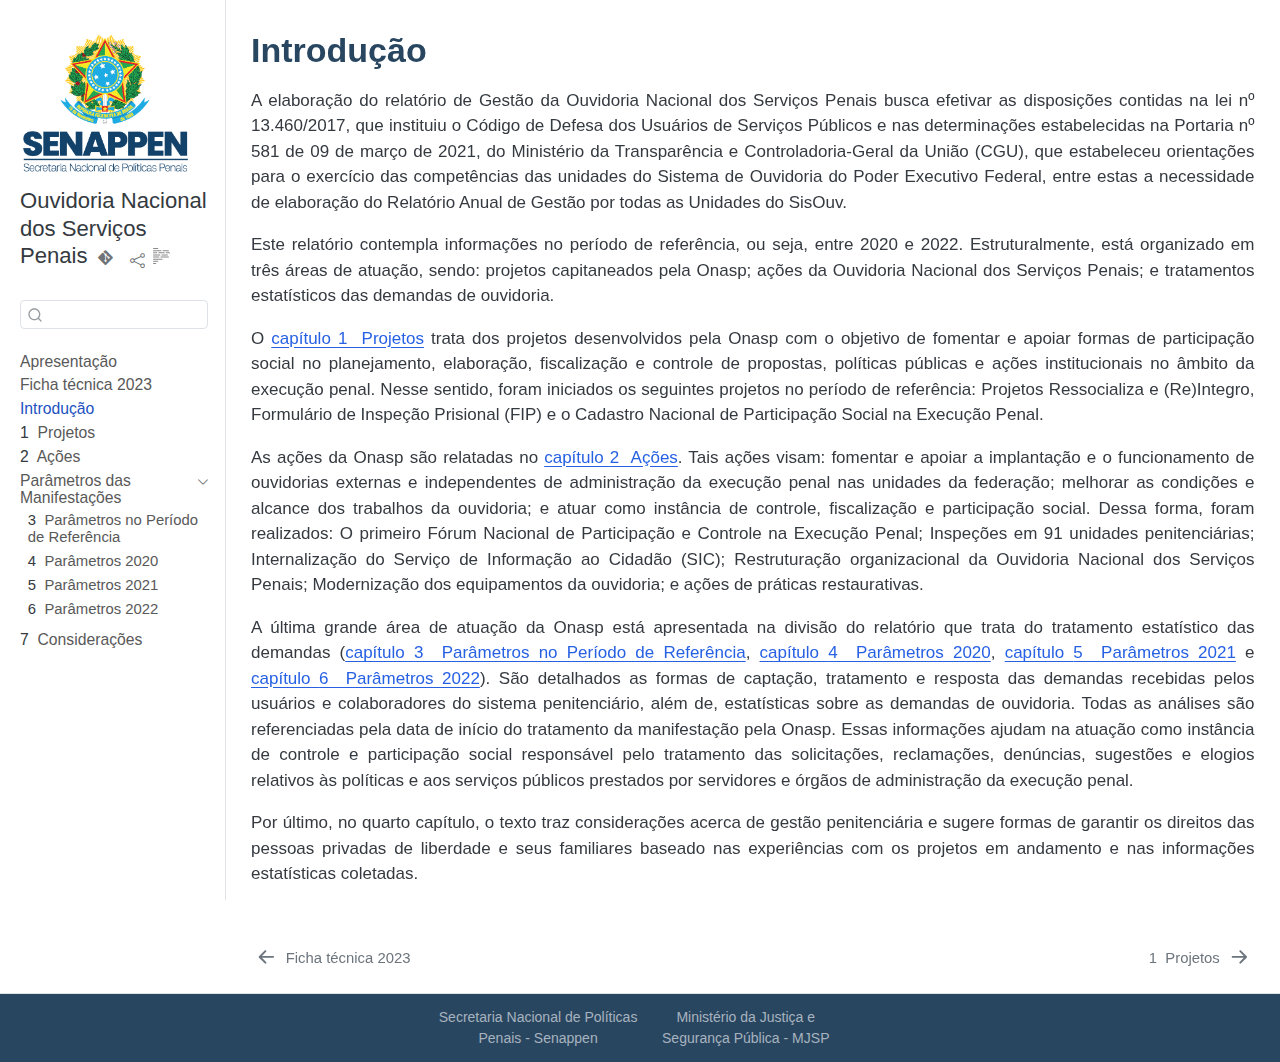
<file: docs/introducao.html>
<!DOCTYPE html>
<html xmlns="http://www.w3.org/1999/xhtml" lang="pt" xml:lang="pt"><head>
<meta http-equiv="Content-Type" content="text/html; charset=UTF-8">
<meta charset="utf-8">
<meta name="generator" content="quarto-1.5.57">
<meta name="viewport" content="width=device-width, initial-scale=1.0, user-scalable=yes">
<title>Introdução – Relatório de Gestão da Ouvidoria Nacional dos Serviços Penais</title>
<style>
code{white-space: pre-wrap;}
span.smallcaps{font-variant: small-caps;}
div.columns{display: flex; gap: min(4vw, 1.5em);}
div.column{flex: auto; overflow-x: auto;}
div.hanging-indent{margin-left: 1.5em; text-indent: -1.5em;}
ul.task-list{list-style: none;}
ul.task-list li input[type="checkbox"] {
  width: 0.8em;
  margin: 0 0.8em 0.2em -1em; /* quarto-specific, see https://github.com/quarto-dev/quarto-cli/issues/4556 */ 
  vertical-align: middle;
}
</style>

<script src="site_libs/quarto-nav/quarto-nav.js"></script>
<script src="site_libs/quarto-nav/headroom.min.js"></script>
<script src="site_libs/clipboard/clipboard.min.js"></script>
<script src="site_libs/quarto-search/autocomplete.umd.js"></script>
<script src="site_libs/quarto-search/fuse.min.js"></script>
<script src="site_libs/quarto-search/quarto-search.js"></script>
<meta name="quarto:offset" content="./">
<link href="./projetos.html" rel="next">
<link href="./ficha_tecnica2022.html" rel="prev">
<script src="site_libs/quarto-html/quarto.js"></script>
<script src="site_libs/quarto-html/popper.min.js"></script>
<script src="site_libs/quarto-html/tippy.umd.min.js"></script>
<script src="site_libs/quarto-html/anchor.min.js"></script>
<link href="site_libs/quarto-html/tippy.css" rel="stylesheet">
<link href="site_libs/quarto-html/quarto-syntax-highlighting.css" rel="stylesheet" id="quarto-text-highlighting-styles">
<script src="site_libs/bootstrap/bootstrap.min.js"></script>
<link href="site_libs/bootstrap/bootstrap-icons.css" rel="stylesheet">
<link href="site_libs/bootstrap/bootstrap.min.css" rel="stylesheet" id="quarto-bootstrap" data-mode="light"><script id="quarto-search-options" type="application/json">{
  "location": "sidebar",
  "copy-button": false,
  "collapse-after": 3,
  "panel-placement": "start",
  "type": "textbox",
  "limit": 50,
  "keyboard-shortcut": [
    "f",
    "/",
    "s"
  ],
  "language": {
    "search-no-results-text": "Nenhum resultado",
    "search-matching-documents-text": "documentos correspondentes",
    "search-copy-link-title": "Copiar link para a busca",
    "search-hide-matches-text": "Esconder correspondências adicionais",
    "search-more-match-text": "mais correspondência neste documento",
    "search-more-matches-text": "mais correspondências neste documento",
    "search-clear-button-title": "Limpar",
    "search-text-placeholder": "",
    "search-detached-cancel-button-title": "Cancelar",
    "search-submit-button-title": "Enviar",
    "search-label": "Procurar"
  }
}</script><link rel="stylesheet" href="style.css">
</head>
<body class="nav-sidebar docked">

<div id="quarto-search-results"></div>
  <header id="quarto-header" class="headroom fixed-top"><nav class="quarto-secondary-nav"><div class="container-fluid d-flex">
      <button type="button" class="quarto-btn-toggle btn" data-bs-toggle="collapse" role="button" data-bs-target=".quarto-sidebar-collapse-item" aria-controls="quarto-sidebar" aria-expanded="false" aria-label="Alternar barra lateral" onclick="if (window.quartoToggleHeadroom) { window.quartoToggleHeadroom(); }">
        <i class="bi bi-layout-text-sidebar-reverse"></i>
      </button>
        <nav class="quarto-page-breadcrumbs" aria-label="breadcrumb"><ol class="breadcrumb"><li class="breadcrumb-item"><a href="./introducao.html">Introdução</a></li></ol></nav>
        <a class="flex-grow-1" role="navigation" data-bs-toggle="collapse" data-bs-target=".quarto-sidebar-collapse-item" aria-controls="quarto-sidebar" aria-expanded="false" aria-label="Alternar barra lateral" onclick="if (window.quartoToggleHeadroom) { window.quartoToggleHeadroom(); }">      
        </a>
      <button type="button" class="btn quarto-search-button" aria-label="Procurar" onclick="window.quartoOpenSearch();">
        <i class="bi bi-search"></i>
      </button>
    </div>
  </nav></header><!-- content --><div id="quarto-content" class="quarto-container page-columns page-rows-contents page-layout-full">
<!-- sidebar -->
  <nav id="quarto-sidebar" class="sidebar collapse collapse-horizontal quarto-sidebar-collapse-item sidebar-navigation docked overflow-auto"><div class="pt-lg-2 mt-2 text-left sidebar-header sidebar-header-stacked">
      <a href="./index.html" class="sidebar-logo-link">
      <img src="./images/senappen_brasao.png" alt="" class="sidebar-logo py-0 d-lg-inline d-none"></a>
    <div class="sidebar-title mb-0 py-0">
      <a href="./">Ouvidoria Nacional dos Serviços Penais</a> 
        <div class="sidebar-tools-main tools-wide">
    <a href="" title="" class="quarto-navigation-tool px-1" aria-label=""><i class="bi bi-git"></i></a>
    <a href="https://www.gov.br/depen/pt-br/canais_atendimento/ouvidoria" title="https://www.gov.br/depen/pt-br/canais_atendimento/ouvidoria" class="quarto-navigation-tool px-1" aria-label="https://www.gov.br/depen/pt-br/canais_atendimento/ouvidoria"><i class="bi bi-"></i></a>
    <div class="dropdown">
      <a href="" title="Share" id="quarto-navigation-tool-dropdown-0" class="quarto-navigation-tool dropdown-toggle px-1" data-bs-toggle="dropdown" aria-expanded="false" role="link" aria-label="Share"><i class="bi bi-share"></i></a>
      <ul class="dropdown-menu" aria-labelledby="quarto-navigation-tool-dropdown-0">
<li>
            <a class="dropdown-item sidebar-tools-main-item" href="https://twitter.com/intent/tweet?url=%7Curl%7C">
              <i class="bi bi-twitter pe-1"></i>
            Twitter
            </a>
          </li>
          <li>
            <a class="dropdown-item sidebar-tools-main-item" href="https://www.facebook.com/sharer/sharer.php?u=%7Curl%7C">
              <i class="bi bi-facebook pe-1"></i>
            Facebook
            </a>
          </li>
          <li>
            <a class="dropdown-item sidebar-tools-main-item" href="https://www.linkedin.com/sharing/share-offsite/?url=%7Curl%7C">
              <i class="bi bi-linkedin pe-1"></i>
            LinkedIn
            </a>
          </li>
      </ul>
</div>
  <a href="" class="quarto-reader-toggle quarto-navigation-tool px-1" onclick="window.quartoToggleReader(); return false;" title="Alternar modo de leitor">
  <div class="quarto-reader-toggle-btn">
  <i class="bi"></i>
  </div>
</a>
</div>
    </div>
      </div>
        <div class="mt-2 flex-shrink-0 align-items-center">
        <div class="sidebar-search">
        <div id="quarto-search" class="" title="Procurar"></div>
        </div>
        </div>
    <div class="sidebar-menu-container"> 
    <ul class="list-unstyled mt-1">
<li class="sidebar-item">
  <div class="sidebar-item-container"> 
  <a href="./index.html" class="sidebar-item-text sidebar-link">
 <span class="menu-text">Apresentação</span></a>
  </div>
</li>
        <li class="sidebar-item">
  <div class="sidebar-item-container"> 
  <a href="./ficha_tecnica2022.html" class="sidebar-item-text sidebar-link">
 <span class="menu-text">Ficha técnica 2023</span></a>
  </div>
</li>
        <li class="sidebar-item">
  <div class="sidebar-item-container"> 
  <a href="./introducao.html" class="sidebar-item-text sidebar-link active">
 <span class="menu-text">Introdução</span></a>
  </div>
</li>
        <li class="sidebar-item">
  <div class="sidebar-item-container"> 
  <a href="./projetos.html" class="sidebar-item-text sidebar-link">
 <span class="menu-text"><span class="chapter-number">1</span>&nbsp; <span class="chapter-title">Projetos</span></span></a>
  </div>
</li>
        <li class="sidebar-item">
  <div class="sidebar-item-container"> 
  <a href="./acoes.html" class="sidebar-item-text sidebar-link">
 <span class="menu-text"><span class="chapter-number">2</span>&nbsp; <span class="chapter-title">Ações</span></span></a>
  </div>
</li>
        <li class="sidebar-item sidebar-item-section">
      <div class="sidebar-item-container"> 
            <a href="./tratamento_demandas.html" class="sidebar-item-text sidebar-link">
 <span class="menu-text">Parâmetros das Manifestações</span></a>
          <a class="sidebar-item-toggle text-start" data-bs-toggle="collapse" data-bs-target="#quarto-sidebar-section-1" role="navigation" aria-expanded="true" aria-label="Alternar seção">
            <i class="bi bi-chevron-right ms-2"></i>
          </a> 
      </div>
      <ul id="quarto-sidebar-section-1" class="collapse list-unstyled sidebar-section depth1 show">
<li class="sidebar-item">
  <div class="sidebar-item-container"> 
  <a href="./estatisticas_anuais.html" class="sidebar-item-text sidebar-link">
 <span class="menu-text"><span class="chapter-number">3</span>&nbsp; <span class="chapter-title">Parâmetros no Período de Referência</span></span></a>
  </div>
</li>
          <li class="sidebar-item">
  <div class="sidebar-item-container"> 
  <a href="./estatisticas_2020.html" class="sidebar-item-text sidebar-link">
 <span class="menu-text"><span class="chapter-number">4</span>&nbsp; <span class="chapter-title">Parâmetros 2020</span></span></a>
  </div>
</li>
          <li class="sidebar-item">
  <div class="sidebar-item-container"> 
  <a href="./estatisticas_2021.html" class="sidebar-item-text sidebar-link">
 <span class="menu-text"><span class="chapter-number">5</span>&nbsp; <span class="chapter-title">Parâmetros 2021</span></span></a>
  </div>
</li>
          <li class="sidebar-item">
  <div class="sidebar-item-container"> 
  <a href="./estatisticas_2022.html" class="sidebar-item-text sidebar-link">
 <span class="menu-text"><span class="chapter-number">6</span>&nbsp; <span class="chapter-title">Parâmetros 2022</span></span></a>
  </div>
</li>
      </ul>
</li>
        <li class="sidebar-item">
  <div class="sidebar-item-container"> 
  <a href="./consideracoes.html" class="sidebar-item-text sidebar-link">
 <span class="menu-text"><span class="chapter-number">7</span>&nbsp; <span class="chapter-title">Considerações</span></span></a>
  </div>
</li>
    </ul>
</div>
</nav><div id="quarto-sidebar-glass" class="quarto-sidebar-collapse-item" data-bs-toggle="collapse" data-bs-target=".quarto-sidebar-collapse-item"></div>
<!-- margin-sidebar -->
    <div id="quarto-margin-sidebar" class="sidebar margin-sidebar zindex-bottom">
        
    </div>
<!-- main -->
<main class="content column-page-right" id="quarto-document-content"><header id="title-block-header" class="quarto-title-block default"><div class="quarto-title">
<h1 class="title">Introdução</h1>
</div>



<div class="quarto-title-meta column-page-right">

    
  
    
  </div>
  


</header><p>A elaboração do relatório de Gestão da Ouvidoria Nacional dos Serviços Penais busca efetivar as disposições contidas na lei nº 13.460/2017, que instituiu o Código de Defesa dos Usuários de Serviços Públicos e nas determinações estabelecidas na Portaria nº 581 de 09 de março de 2021, do Ministério da Transparência e Controladoria-Geral da União (CGU), que estabeleceu orientações para o exercício das competências das unidades do Sistema de Ouvidoria do Poder Executivo Federal, entre estas a necessidade de elaboração do Relatório Anual de Gestão por todas as Unidades do SisOuv.</p>
<p>Este relatório contempla informações no período de referência, ou seja, entre 2020 e 2022. Estruturalmente, está organizado em três áreas de atuação, sendo: projetos capitaneados pela Onasp; ações da Ouvidoria Nacional dos Serviços Penais; e tratamentos estatísticos das demandas de ouvidoria.</p>
<p>O <a href="projetos.html" class="quarto-xref">capítulo&nbsp;<span>1&nbsp; Projetos</span></a> trata dos projetos desenvolvidos pela Onasp com o objetivo de fomentar e apoiar formas de participação social no planejamento, elaboração, fiscalização e controle de propostas, políticas públicas e ações institucionais no âmbito da execução penal. Nesse sentido, foram iniciados os seguintes projetos no período de referência: Projetos Ressocializa e (Re)Integro, Formulário de Inspeção Prisional (FIP) e o Cadastro Nacional de Participação Social na Execução Penal.</p>
<p>As ações da Onasp são relatadas no <a href="acoes.html" class="quarto-xref">capítulo&nbsp;<span>2&nbsp; Ações</span></a>. Tais ações visam: fomentar e apoiar a implantação e o funcionamento de ouvidorias externas e independentes de administração da execução penal nas unidades da federação; melhorar as condições e alcance dos trabalhos da ouvidoria; e atuar como instância de controle, fiscalização e participação social. Dessa forma, foram realizados: O primeiro Fórum Nacional de Participação e Controle na Execução Penal; Inspeções em 91 unidades penitenciárias; Internalização do Serviço de Informação ao Cidadão (SIC); Restruturação organizacional da Ouvidoria Nacional dos Serviços Penais; Modernização dos equipamentos da ouvidoria; e ações de práticas restaurativas.</p>
<p>A última grande área de atuação da Onasp está apresentada na divisão do relatório que trata do tratamento estatístico das demandas (<a href="estatisticas_anuais.html" class="quarto-xref">capítulo&nbsp;<span>3&nbsp; Parâmetros no Período de Referência</span></a>, <a href="estatisticas_2020.html" class="quarto-xref">capítulo&nbsp;<span>4&nbsp; Parâmetros 2020</span></a>, <a href="estatisticas_2021.html" class="quarto-xref">capítulo&nbsp;<span>5&nbsp; Parâmetros 2021</span></a> e <a href="estatisticas_2022.html" class="quarto-xref">capítulo&nbsp;<span>6&nbsp; Parâmetros 2022</span></a>). São detalhados as formas de captação, tratamento e resposta das demandas recebidas pelos usuários e colaboradores do sistema penitenciário, além de, estatísticas sobre as demandas de ouvidoria. Todas as análises são referenciadas pela data de início do tratamento da manifestação pela Onasp. Essas informações ajudam na atuação como instância de controle e participação social responsável pelo tratamento das solicitações, reclamações, denúncias, sugestões e elogios relativos às políticas e aos serviços públicos prestados por servidores e órgãos de administração da execução penal.</p>
<p>Por último, no quarto capítulo, o texto traz considerações acerca de gestão penitenciária e sugere formas de garantir os direitos das pessoas privadas de liberdade e seus familiares baseado nas experiências com os projetos em andamento e nas informações estatísticas coletadas.</p>



</main><!-- /main --><script id="quarto-html-after-body" type="application/javascript">
window.document.addEventListener("DOMContentLoaded", function (event) {
  const toggleBodyColorMode = (bsSheetEl) => {
    const mode = bsSheetEl.getAttribute("data-mode");
    const bodyEl = window.document.querySelector("body");
    if (mode === "dark") {
      bodyEl.classList.add("quarto-dark");
      bodyEl.classList.remove("quarto-light");
    } else {
      bodyEl.classList.add("quarto-light");
      bodyEl.classList.remove("quarto-dark");
    }
  }
  const toggleBodyColorPrimary = () => {
    const bsSheetEl = window.document.querySelector("link#quarto-bootstrap");
    if (bsSheetEl) {
      toggleBodyColorMode(bsSheetEl);
    }
  }
  toggleBodyColorPrimary();  
  const icon = "";
  const anchorJS = new window.AnchorJS();
  anchorJS.options = {
    placement: 'right',
    icon: icon
  };
  anchorJS.add('.anchored');
  const isCodeAnnotation = (el) => {
    for (const clz of el.classList) {
      if (clz.startsWith('code-annotation-')) {                     
        return true;
      }
    }
    return false;
  }
  const onCopySuccess = function(e) {
    // button target
    const button = e.trigger;
    // don't keep focus
    button.blur();
    // flash "checked"
    button.classList.add('code-copy-button-checked');
    var currentTitle = button.getAttribute("title");
    button.setAttribute("title", "Copiada");
    let tooltip;
    if (window.bootstrap) {
      button.setAttribute("data-bs-toggle", "tooltip");
      button.setAttribute("data-bs-placement", "left");
      button.setAttribute("data-bs-title", "Copiada");
      tooltip = new bootstrap.Tooltip(button, 
        { trigger: "manual", 
          customClass: "code-copy-button-tooltip",
          offset: [0, -8]});
      tooltip.show();    
    }
    setTimeout(function() {
      if (tooltip) {
        tooltip.hide();
        button.removeAttribute("data-bs-title");
        button.removeAttribute("data-bs-toggle");
        button.removeAttribute("data-bs-placement");
      }
      button.setAttribute("title", currentTitle);
      button.classList.remove('code-copy-button-checked');
    }, 1000);
    // clear code selection
    e.clearSelection();
  }
  const getTextToCopy = function(trigger) {
      const codeEl = trigger.previousElementSibling.cloneNode(true);
      for (const childEl of codeEl.children) {
        if (isCodeAnnotation(childEl)) {
          childEl.remove();
        }
      }
      return codeEl.innerText;
  }
  const clipboard = new window.ClipboardJS('.code-copy-button:not([data-in-quarto-modal])', {
    text: getTextToCopy
  });
  clipboard.on('success', onCopySuccess);
  if (window.document.getElementById('quarto-embedded-source-code-modal')) {
    // For code content inside modals, clipBoardJS needs to be initialized with a container option
    // TODO: Check when it could be a function (https://github.com/zenorocha/clipboard.js/issues/860)
    const clipboardModal = new window.ClipboardJS('.code-copy-button[data-in-quarto-modal]', {
      text: getTextToCopy,
      container: window.document.getElementById('quarto-embedded-source-code-modal')
    });
    clipboardModal.on('success', onCopySuccess);
  }
    var localhostRegex = new RegExp(/^(?:http|https):\/\/localhost\:?[0-9]*\//);
    var mailtoRegex = new RegExp(/^mailto:/);
      var filterRegex = new RegExp("https:\/\/www\.gov\.br\/depen\/pt-br");
    var isInternal = (href) => {
        return filterRegex.test(href) || localhostRegex.test(href) || mailtoRegex.test(href);
    }
    // Inspect non-navigation links and adorn them if external
 	var links = window.document.querySelectorAll('a[href]:not(.nav-link):not(.navbar-brand):not(.toc-action):not(.sidebar-link):not(.sidebar-item-toggle):not(.pagination-link):not(.no-external):not([aria-hidden]):not(.dropdown-item):not(.quarto-navigation-tool):not(.about-link)');
    for (var i=0; i<links.length; i++) {
      const link = links[i];
      if (!isInternal(link.href)) {
        // undo the damage that might have been done by quarto-nav.js in the case of
        // links that we want to consider external
        if (link.dataset.originalHref !== undefined) {
          link.href = link.dataset.originalHref;
        }
      }
    }
  function tippyHover(el, contentFn, onTriggerFn, onUntriggerFn) {
    const config = {
      allowHTML: true,
      maxWidth: 500,
      delay: 100,
      arrow: false,
      appendTo: function(el) {
          return el.parentElement;
      },
      interactive: true,
      interactiveBorder: 10,
      theme: 'quarto',
      placement: 'bottom-start',
    };
    if (contentFn) {
      config.content = contentFn;
    }
    if (onTriggerFn) {
      config.onTrigger = onTriggerFn;
    }
    if (onUntriggerFn) {
      config.onUntrigger = onUntriggerFn;
    }
    window.tippy(el, config); 
  }
  const noterefs = window.document.querySelectorAll('a[role="doc-noteref"]');
  for (var i=0; i<noterefs.length; i++) {
    const ref = noterefs[i];
    tippyHover(ref, function() {
      // use id or data attribute instead here
      let href = ref.getAttribute('data-footnote-href') || ref.getAttribute('href');
      try { href = new URL(href).hash; } catch {}
      const id = href.replace(/^#\/?/, "");
      const note = window.document.getElementById(id);
      if (note) {
        return note.innerHTML;
      } else {
        return "";
      }
    });
  }
  const xrefs = window.document.querySelectorAll('a.quarto-xref');
  const processXRef = (id, note) => {
    // Strip column container classes
    const stripColumnClz = (el) => {
      el.classList.remove("page-full", "page-columns");
      if (el.children) {
        for (const child of el.children) {
          stripColumnClz(child);
        }
      }
    }
    stripColumnClz(note)
    if (id === null || id.startsWith('sec-')) {
      // Special case sections, only their first couple elements
      const container = document.createElement("div");
      if (note.children && note.children.length > 2) {
        container.appendChild(note.children[0].cloneNode(true));
        for (let i = 1; i < note.children.length; i++) {
          const child = note.children[i];
          if (child.tagName === "P" && child.innerText === "") {
            continue;
          } else {
            container.appendChild(child.cloneNode(true));
            break;
          }
        }
        if (window.Quarto?.typesetMath) {
          window.Quarto.typesetMath(container);
        }
        return container.innerHTML
      } else {
        if (window.Quarto?.typesetMath) {
          window.Quarto.typesetMath(note);
        }
        return note.innerHTML;
      }
    } else {
      // Remove any anchor links if they are present
      const anchorLink = note.querySelector('a.anchorjs-link');
      if (anchorLink) {
        anchorLink.remove();
      }
      if (window.Quarto?.typesetMath) {
        window.Quarto.typesetMath(note);
      }
      // TODO in 1.5, we should make sure this works without a callout special case
      if (note.classList.contains("callout")) {
        return note.outerHTML;
      } else {
        return note.innerHTML;
      }
    }
  }
  for (var i=0; i<xrefs.length; i++) {
    const xref = xrefs[i];
    tippyHover(xref, undefined, function(instance) {
      instance.disable();
      let url = xref.getAttribute('href');
      let hash = undefined; 
      if (url.startsWith('#')) {
        hash = url;
      } else {
        try { hash = new URL(url).hash; } catch {}
      }
      if (hash) {
        const id = hash.replace(/^#\/?/, "");
        const note = window.document.getElementById(id);
        if (note !== null) {
          try {
            const html = processXRef(id, note.cloneNode(true));
            instance.setContent(html);
          } finally {
            instance.enable();
            instance.show();
          }
        } else {
          // See if we can fetch this
          fetch(url.split('#')[0])
          .then(res => res.text())
          .then(html => {
            const parser = new DOMParser();
            const htmlDoc = parser.parseFromString(html, "text/html");
            const note = htmlDoc.getElementById(id);
            if (note !== null) {
              const html = processXRef(id, note);
              instance.setContent(html);
            } 
          }).finally(() => {
            instance.enable();
            instance.show();
          });
        }
      } else {
        // See if we can fetch a full url (with no hash to target)
        // This is a special case and we should probably do some content thinning / targeting
        fetch(url)
        .then(res => res.text())
        .then(html => {
          const parser = new DOMParser();
          const htmlDoc = parser.parseFromString(html, "text/html");
          const note = htmlDoc.querySelector('main.content');
          if (note !== null) {
            // This should only happen for chapter cross references
            // (since there is no id in the URL)
            // remove the first header
            if (note.children.length > 0 && note.children[0].tagName === "HEADER") {
              note.children[0].remove();
            }
            const html = processXRef(null, note);
            instance.setContent(html);
          } 
        }).finally(() => {
          instance.enable();
          instance.show();
        });
      }
    }, function(instance) {
    });
  }
      let selectedAnnoteEl;
      const selectorForAnnotation = ( cell, annotation) => {
        let cellAttr = 'data-code-cell="' + cell + '"';
        let lineAttr = 'data-code-annotation="' +  annotation + '"';
        const selector = 'span[' + cellAttr + '][' + lineAttr + ']';
        return selector;
      }
      const selectCodeLines = (annoteEl) => {
        const doc = window.document;
        const targetCell = annoteEl.getAttribute("data-target-cell");
        const targetAnnotation = annoteEl.getAttribute("data-target-annotation");
        const annoteSpan = window.document.querySelector(selectorForAnnotation(targetCell, targetAnnotation));
        const lines = annoteSpan.getAttribute("data-code-lines").split(",");
        const lineIds = lines.map((line) => {
          return targetCell + "-" + line;
        })
        let top = null;
        let height = null;
        let parent = null;
        if (lineIds.length > 0) {
            //compute the position of the single el (top and bottom and make a div)
            const el = window.document.getElementById(lineIds[0]);
            top = el.offsetTop;
            height = el.offsetHeight;
            parent = el.parentElement.parentElement;
          if (lineIds.length > 1) {
            const lastEl = window.document.getElementById(lineIds[lineIds.length - 1]);
            const bottom = lastEl.offsetTop + lastEl.offsetHeight;
            height = bottom - top;
          }
          if (top !== null && height !== null && parent !== null) {
            // cook up a div (if necessary) and position it 
            let div = window.document.getElementById("code-annotation-line-highlight");
            if (div === null) {
              div = window.document.createElement("div");
              div.setAttribute("id", "code-annotation-line-highlight");
              div.style.position = 'absolute';
              parent.appendChild(div);
            }
            div.style.top = top - 2 + "px";
            div.style.height = height + 4 + "px";
            div.style.left = 0;
            let gutterDiv = window.document.getElementById("code-annotation-line-highlight-gutter");
            if (gutterDiv === null) {
              gutterDiv = window.document.createElement("div");
              gutterDiv.setAttribute("id", "code-annotation-line-highlight-gutter");
              gutterDiv.style.position = 'absolute';
              const codeCell = window.document.getElementById(targetCell);
              const gutter = codeCell.querySelector('.code-annotation-gutter');
              gutter.appendChild(gutterDiv);
            }
            gutterDiv.style.top = top - 2 + "px";
            gutterDiv.style.height = height + 4 + "px";
          }
          selectedAnnoteEl = annoteEl;
        }
      };
      const unselectCodeLines = () => {
        const elementsIds = ["code-annotation-line-highlight", "code-annotation-line-highlight-gutter"];
        elementsIds.forEach((elId) => {
          const div = window.document.getElementById(elId);
          if (div) {
            div.remove();
          }
        });
        selectedAnnoteEl = undefined;
      };
        // Handle positioning of the toggle
    window.addEventListener(
      "resize",
      throttle(() => {
        elRect = undefined;
        if (selectedAnnoteEl) {
          selectCodeLines(selectedAnnoteEl);
        }
      }, 10)
    );
    function throttle(fn, ms) {
    let throttle = false;
    let timer;
      return (...args) => {
        if(!throttle) { // first call gets through
            fn.apply(this, args);
            throttle = true;
        } else { // all the others get throttled
            if(timer) clearTimeout(timer); // cancel #2
            timer = setTimeout(() => {
              fn.apply(this, args);
              timer = throttle = false;
            }, ms);
        }
      };
    }
      // Attach click handler to the DT
      const annoteDls = window.document.querySelectorAll('dt[data-target-cell]');
      for (const annoteDlNode of annoteDls) {
        annoteDlNode.addEventListener('click', (event) => {
          const clickedEl = event.target;
          if (clickedEl !== selectedAnnoteEl) {
            unselectCodeLines();
            const activeEl = window.document.querySelector('dt[data-target-cell].code-annotation-active');
            if (activeEl) {
              activeEl.classList.remove('code-annotation-active');
            }
            selectCodeLines(clickedEl);
            clickedEl.classList.add('code-annotation-active');
          } else {
            // Unselect the line
            unselectCodeLines();
            clickedEl.classList.remove('code-annotation-active');
          }
        });
      }
  const findCites = (el) => {
    const parentEl = el.parentElement;
    if (parentEl) {
      const cites = parentEl.dataset.cites;
      if (cites) {
        return {
          el,
          cites: cites.split(' ')
        };
      } else {
        return findCites(el.parentElement)
      }
    } else {
      return undefined;
    }
  };
  var bibliorefs = window.document.querySelectorAll('a[role="doc-biblioref"]');
  for (var i=0; i<bibliorefs.length; i++) {
    const ref = bibliorefs[i];
    const citeInfo = findCites(ref);
    if (citeInfo) {
      tippyHover(citeInfo.el, function() {
        var popup = window.document.createElement('div');
        citeInfo.cites.forEach(function(cite) {
          var citeDiv = window.document.createElement('div');
          citeDiv.classList.add('hanging-indent');
          citeDiv.classList.add('csl-entry');
          var biblioDiv = window.document.getElementById('ref-' + cite);
          if (biblioDiv) {
            citeDiv.innerHTML = biblioDiv.innerHTML;
          }
          popup.appendChild(citeDiv);
        });
        return popup.innerHTML;
      });
    }
  }
});
</script><nav class="page-navigation column-page-right"><div class="nav-page nav-page-previous">
      <a href="./ficha_tecnica2022.html" class="pagination-link" aria-label="Ficha técnica 2023">
        <i class="bi bi-arrow-left-short"></i> <span class="nav-page-text">Ficha técnica 2023</span>
      </a>          
  </div>
  <div class="nav-page nav-page-next">
      <a href="./projetos.html" class="pagination-link" aria-label="Projetos">
        <span class="nav-page-text"><span class="chapter-number">1</span>&nbsp; <span class="chapter-title">Projetos</span></span> <i class="bi bi-arrow-right-short"></i>
      </a>
  </div>
</nav>
</div> <!-- /content -->
<footer class="footer"><div class="nav-footer">
    <div class="nav-footer-left">
      &nbsp;
    </div>   
    <div class="nav-footer-center">
      <ul class="footer-items list-unstyled">
<li class="nav-item">
 Secretaria Nacional de Políticas Penais - Senappen
  </li>  
    <li class="nav-item">
 Ministério da Justiça e Segurança Pública - MJSP
  </li>  
</ul>
</div>
    <div class="nav-footer-right">
      &nbsp;
    </div>
  </div>
</footer>


</body></html>
</file>
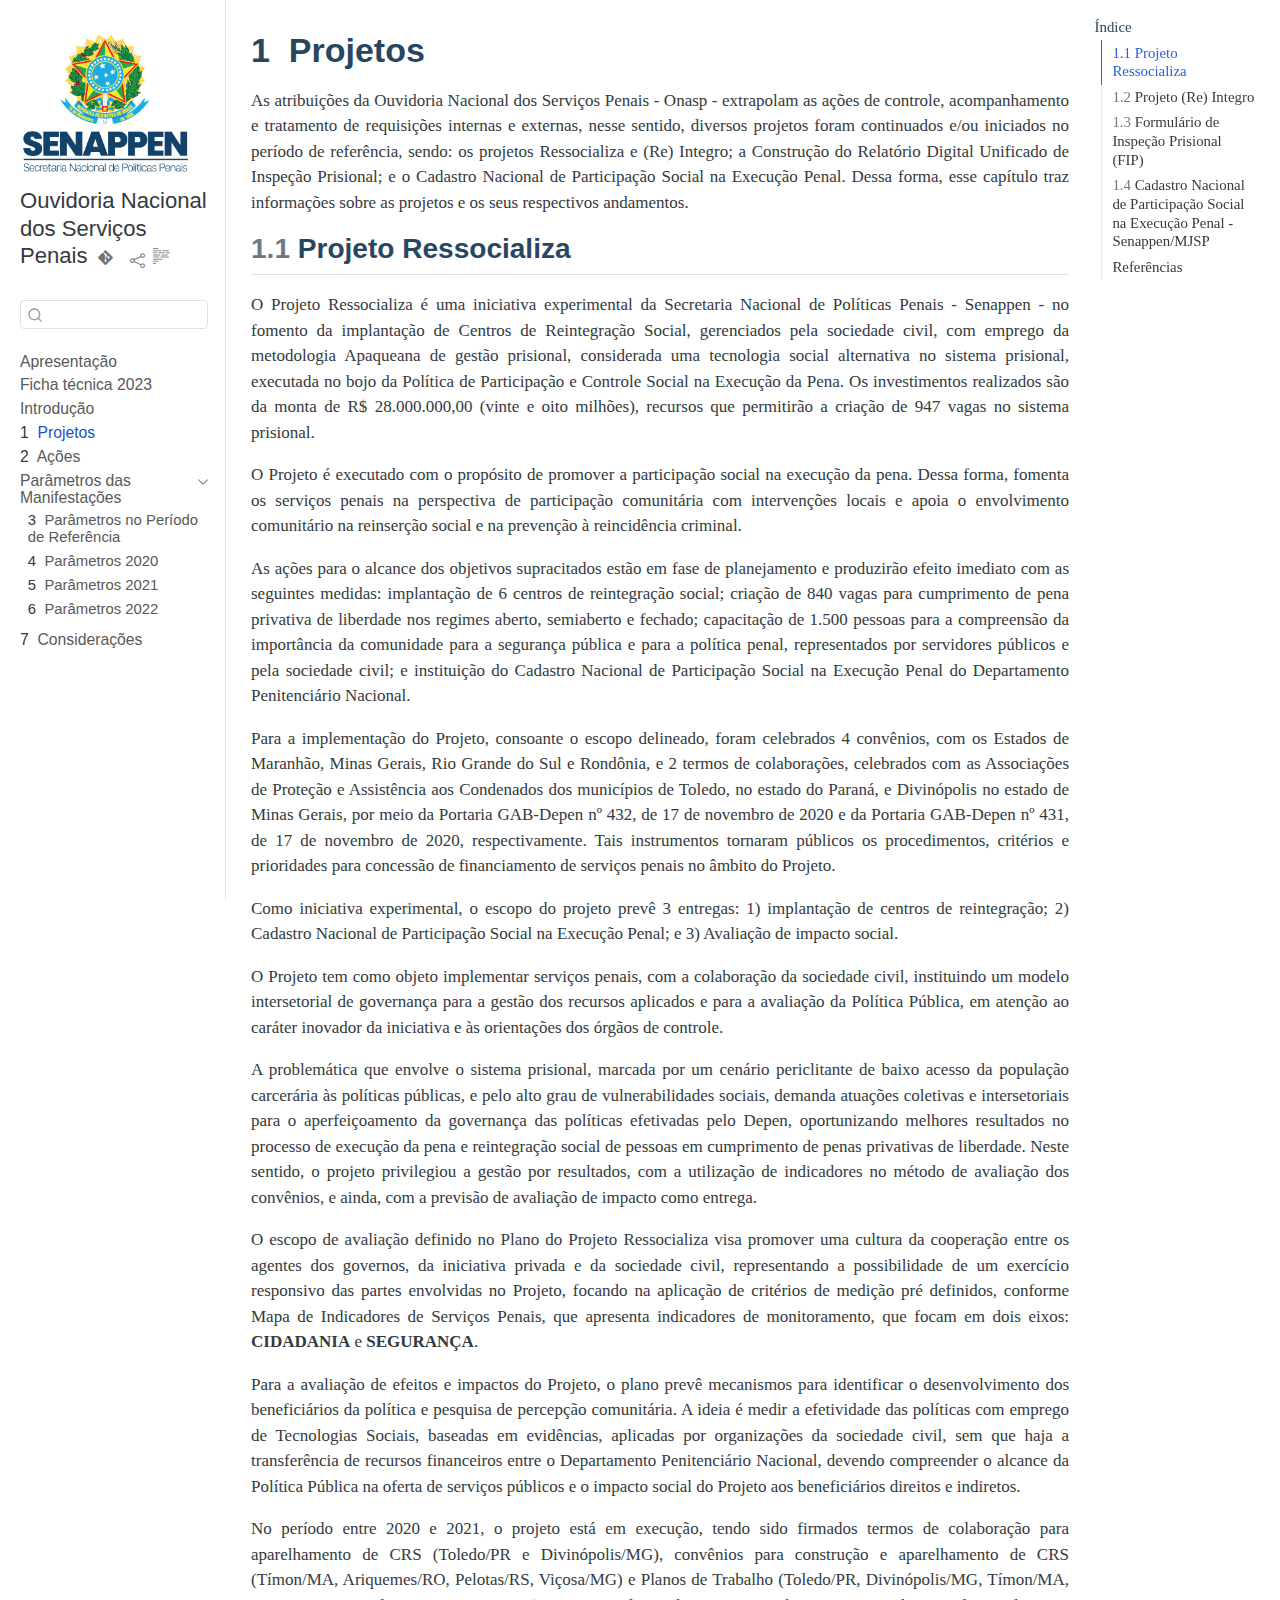
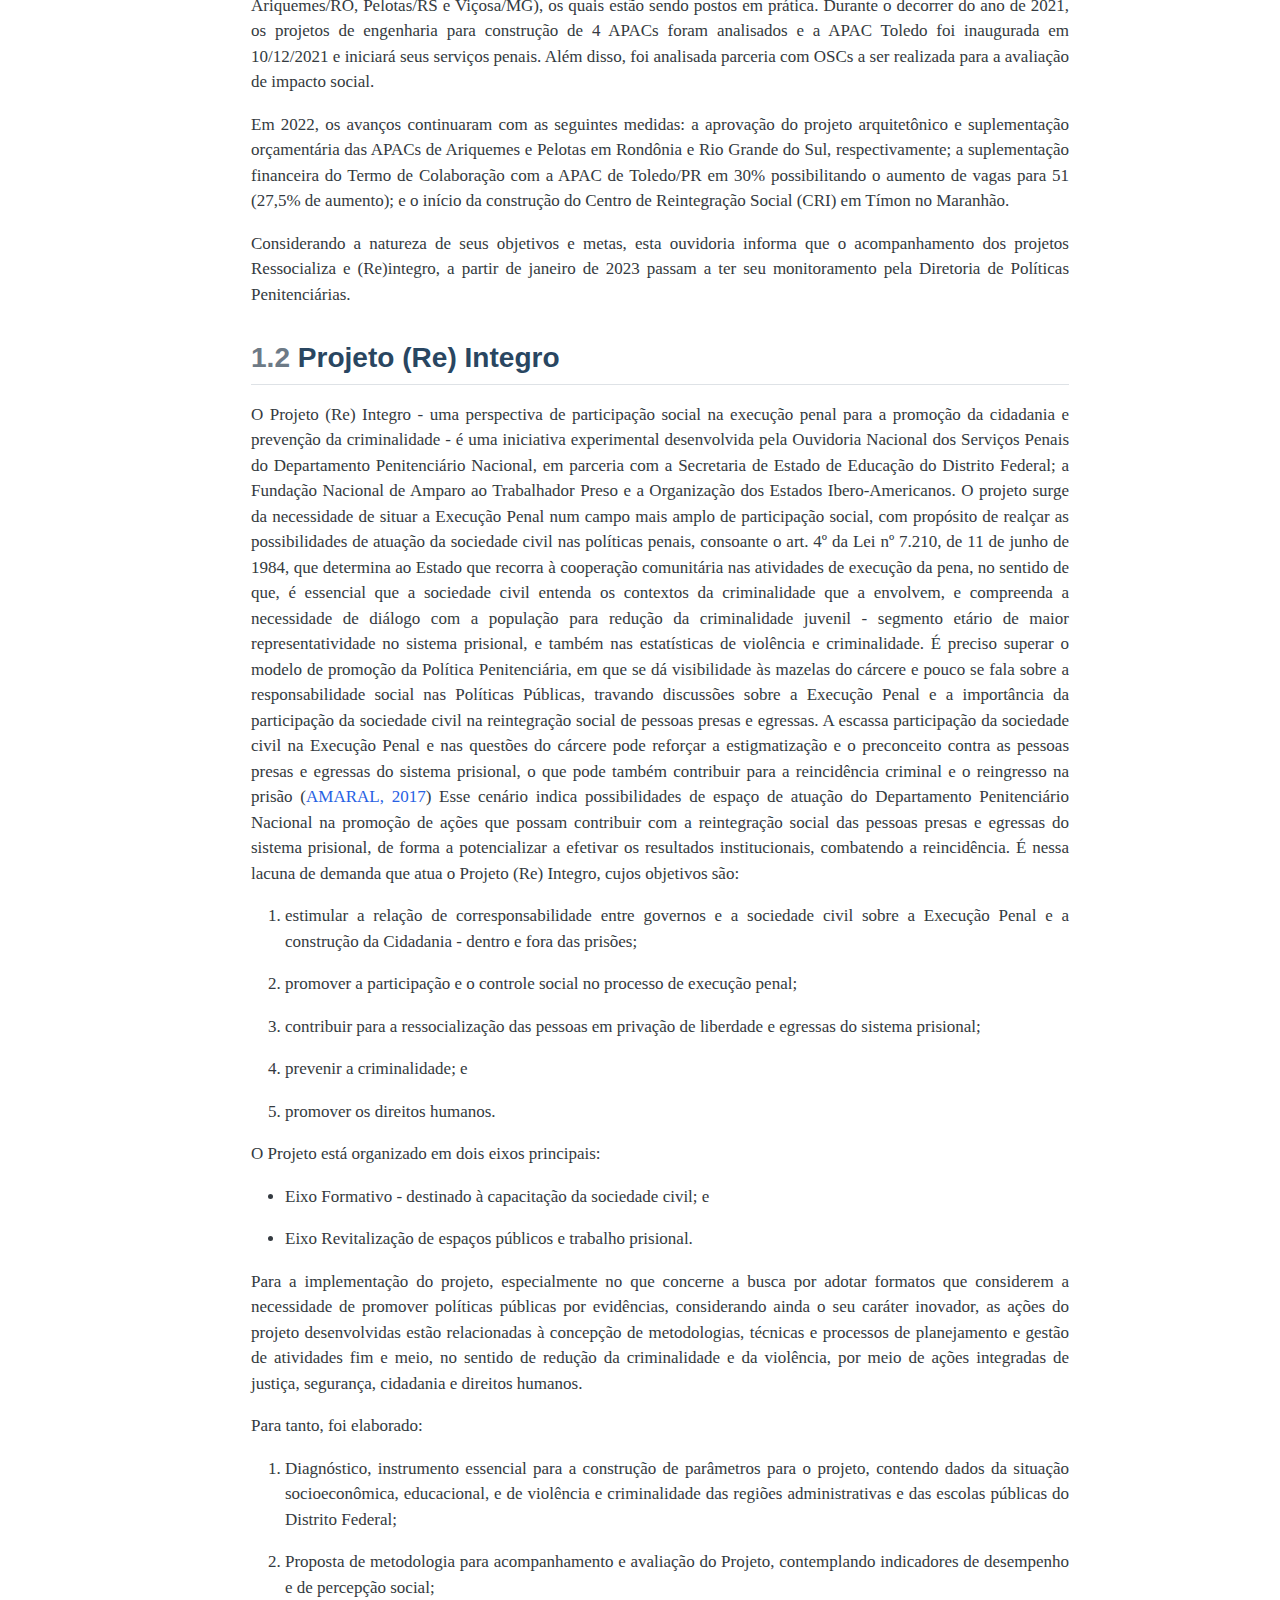
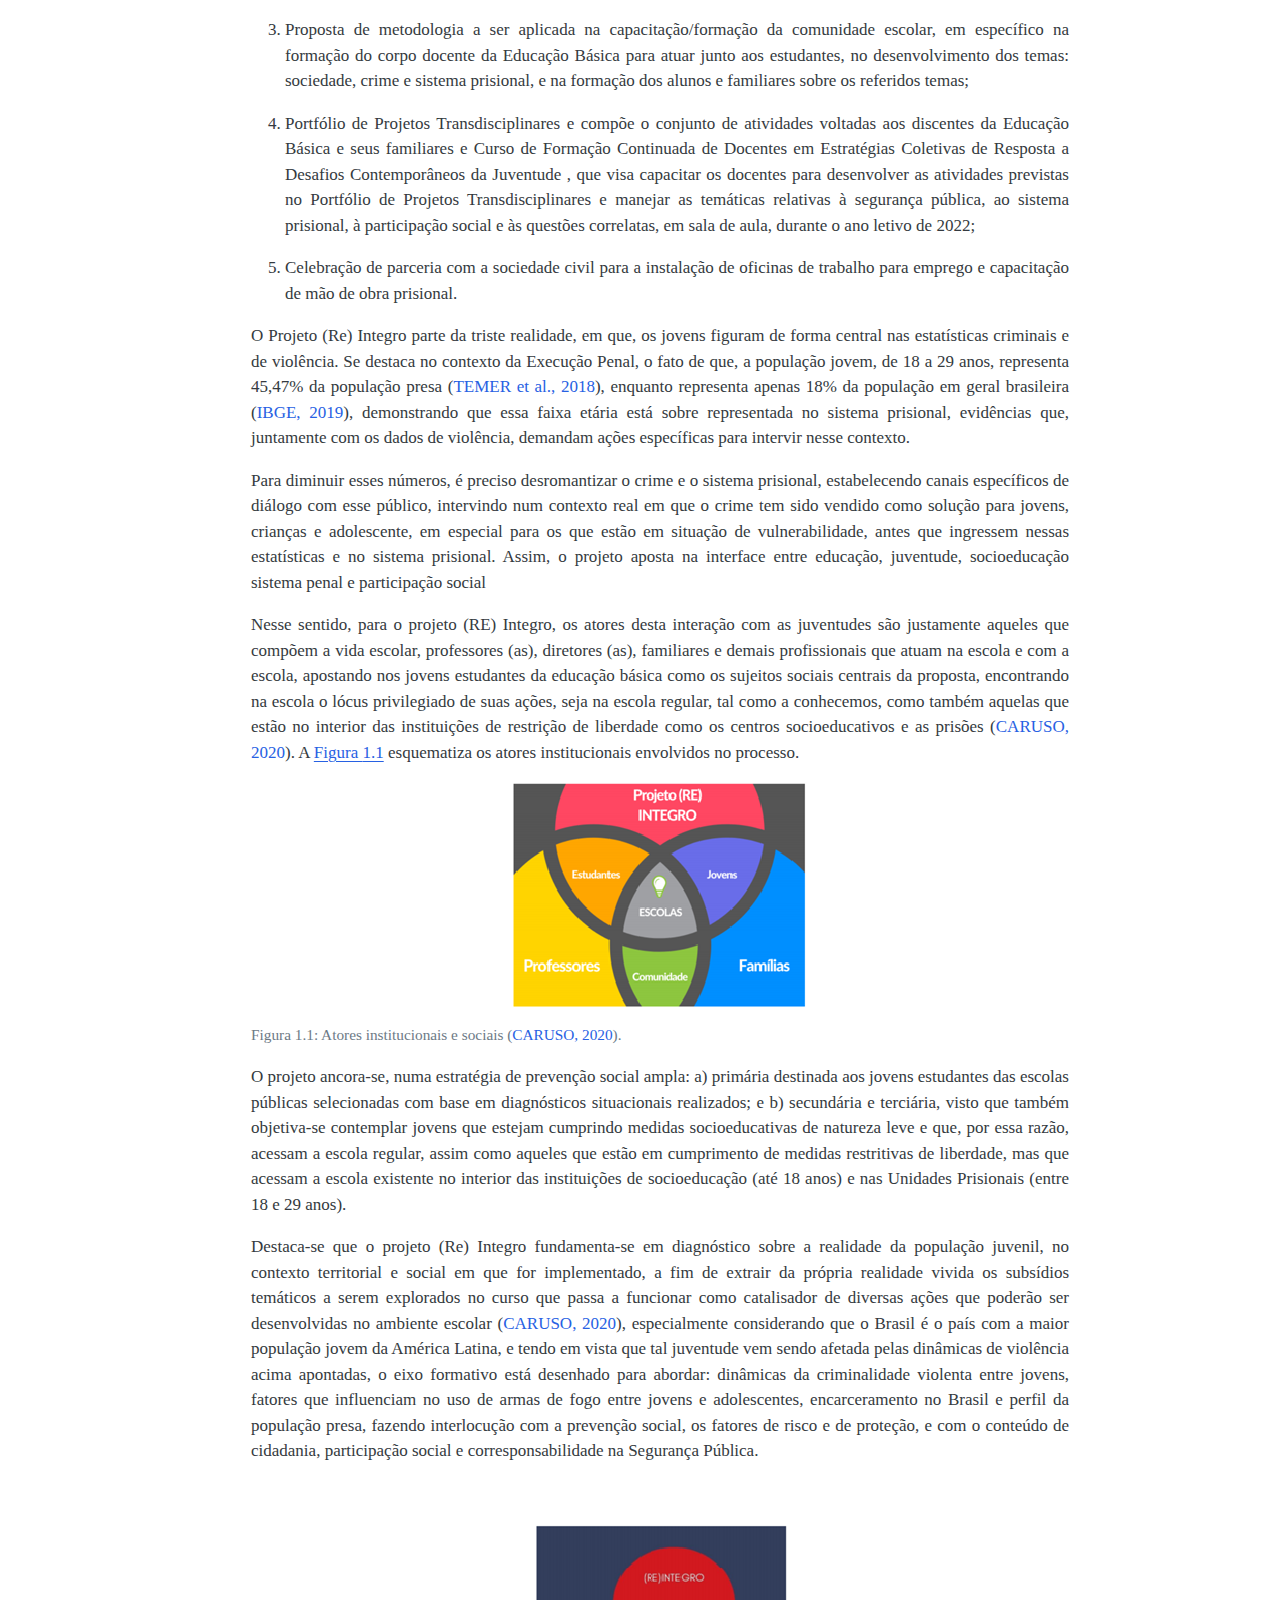
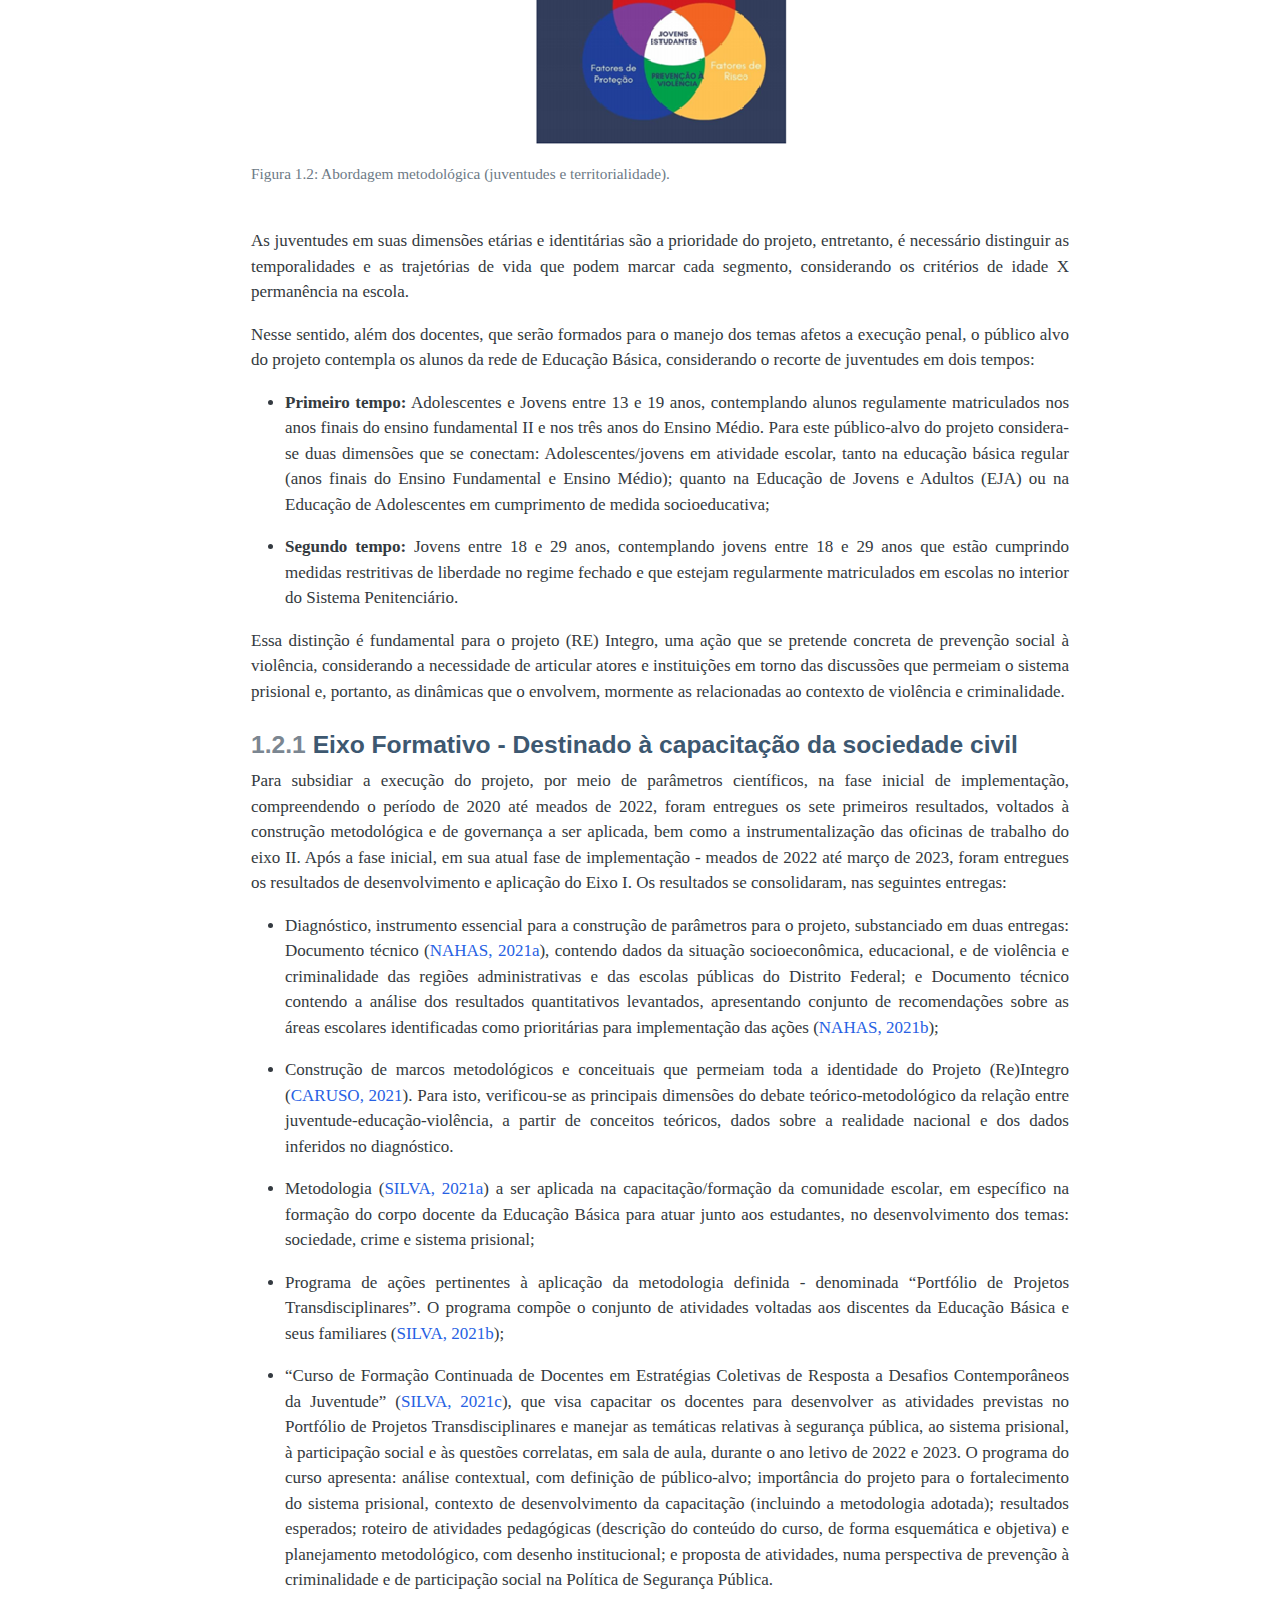
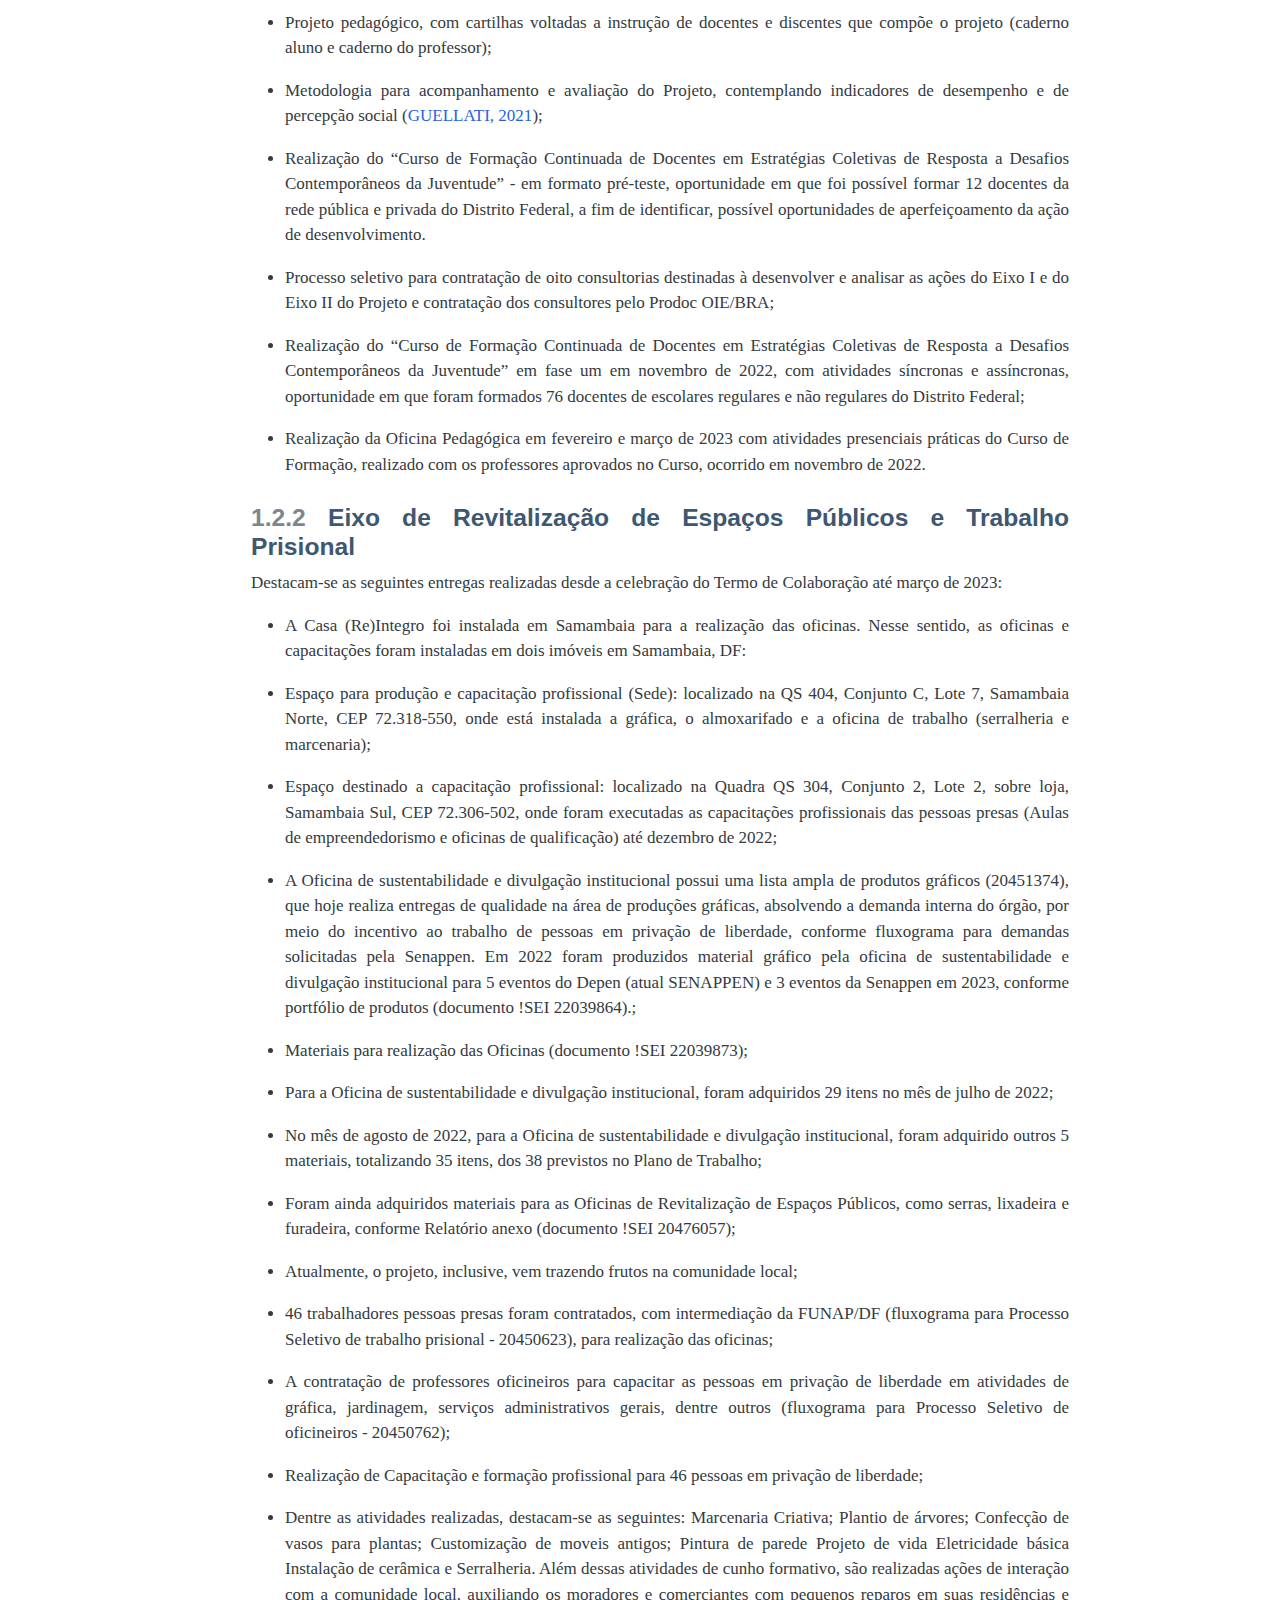
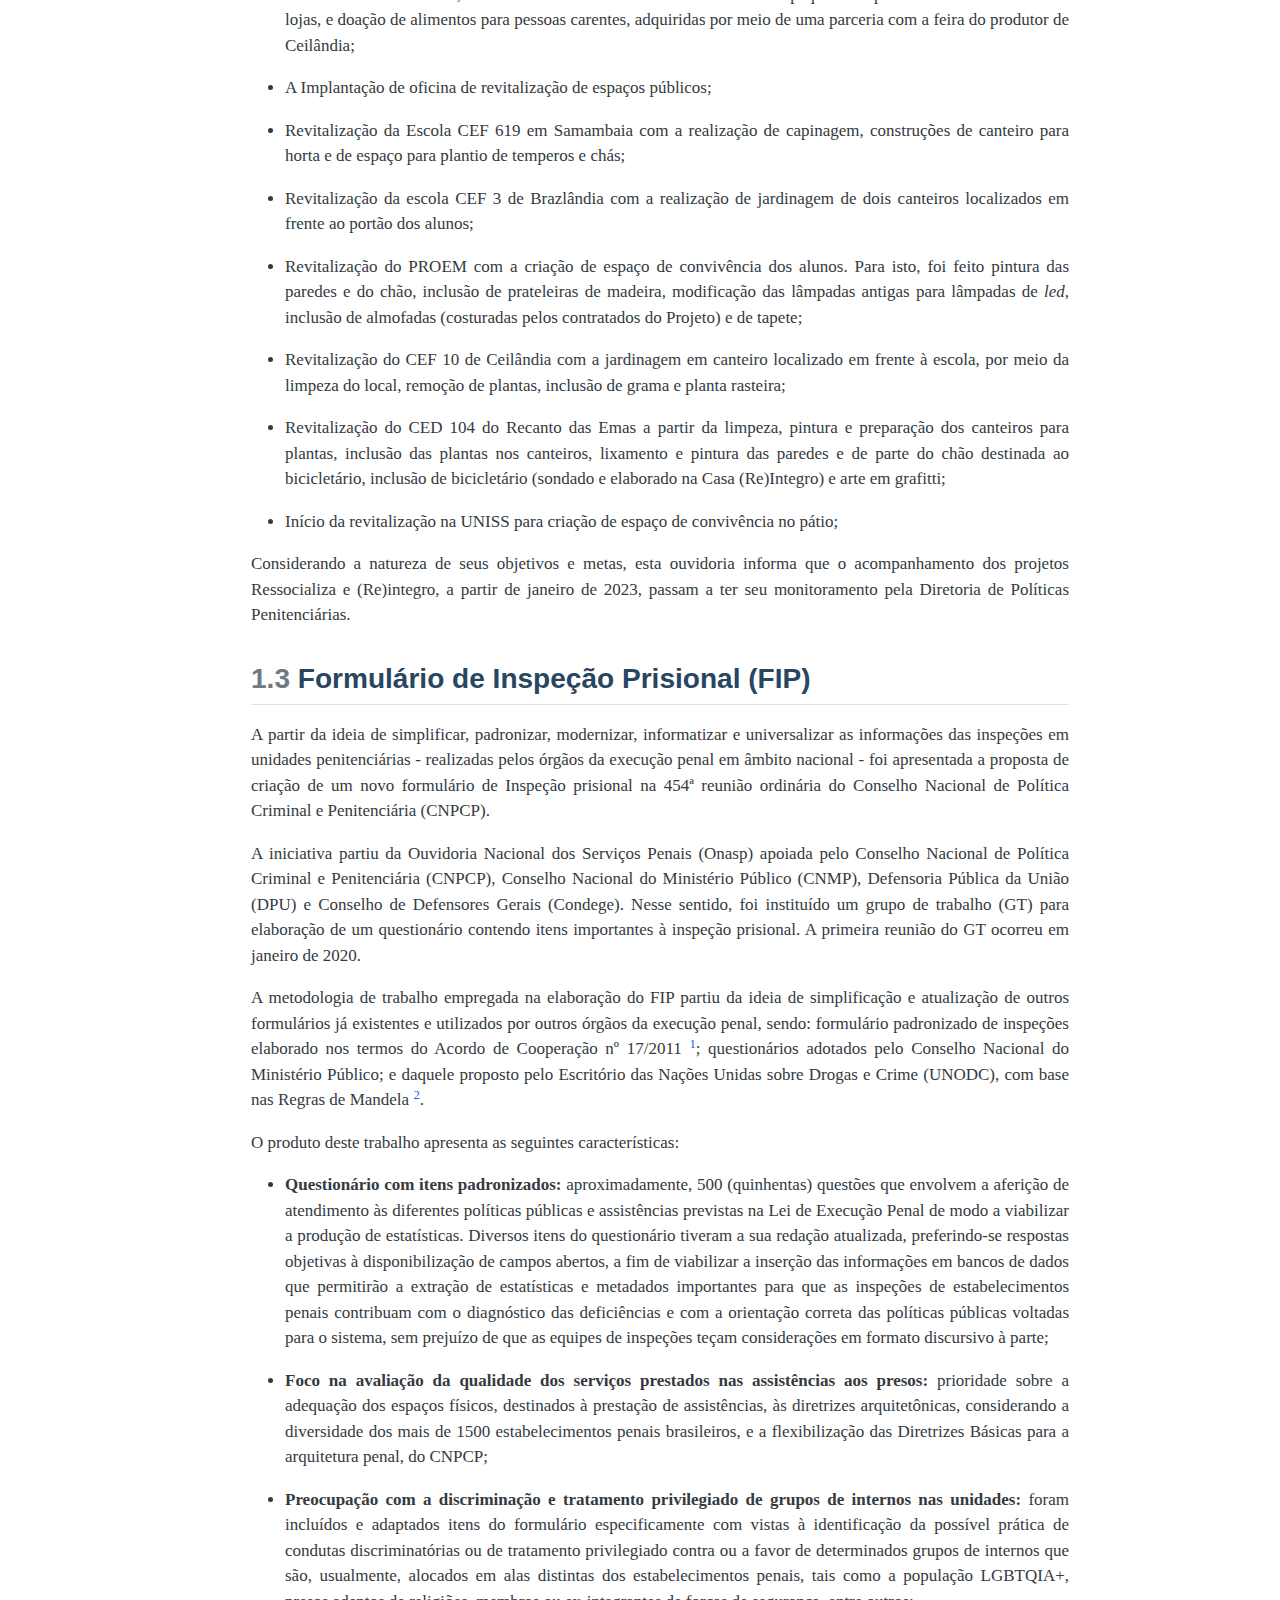
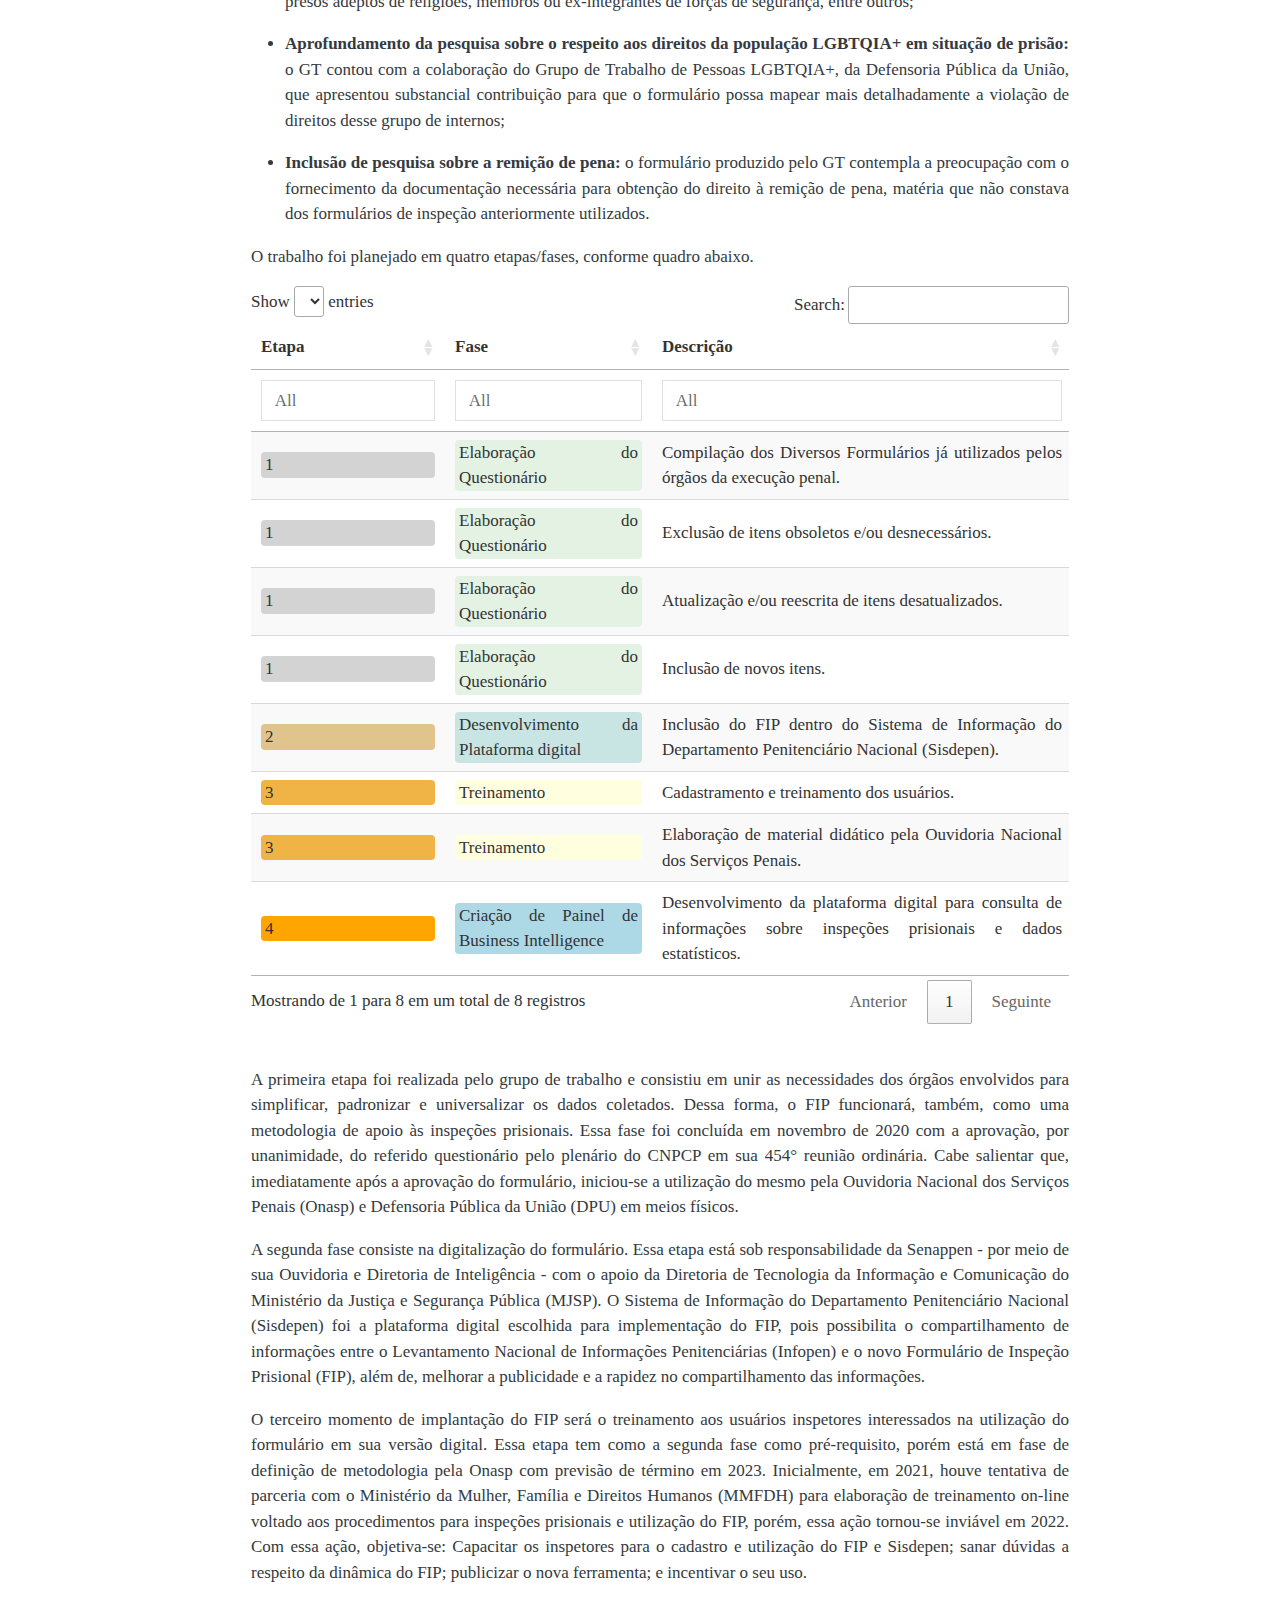
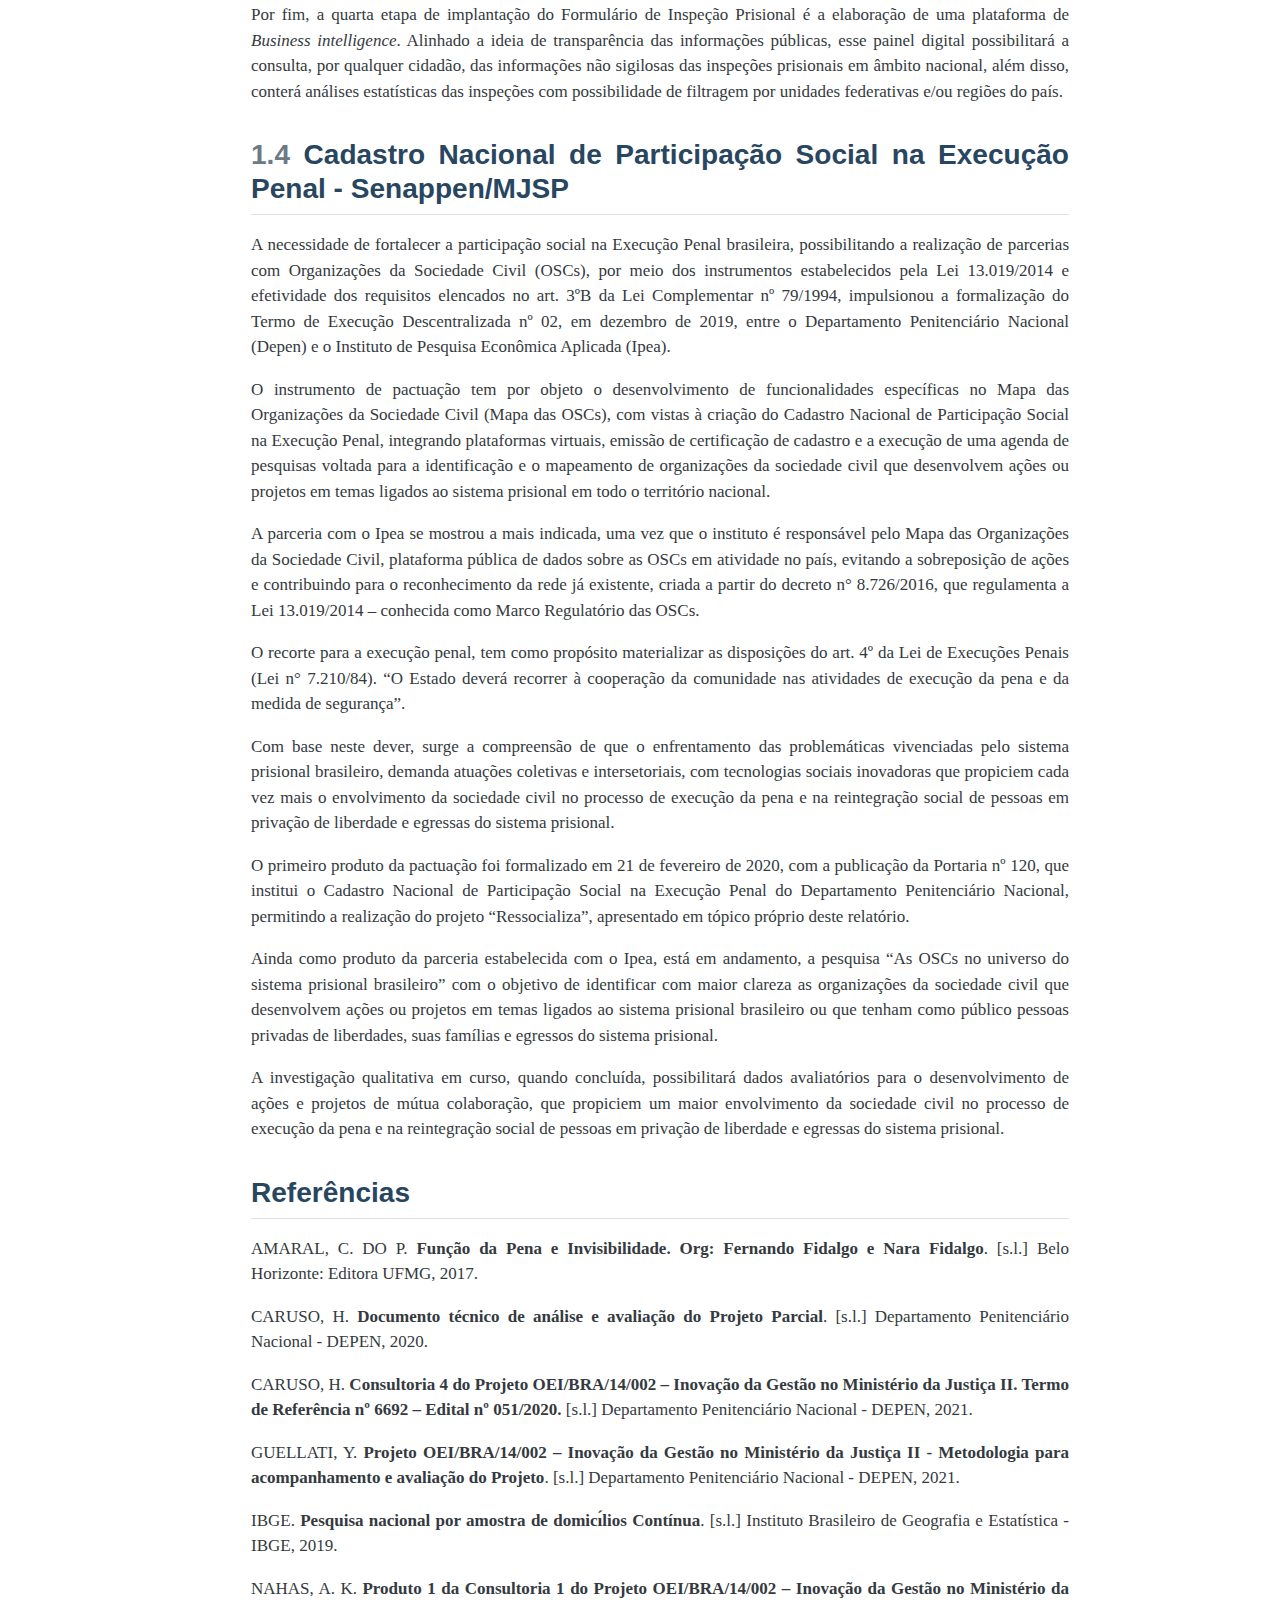
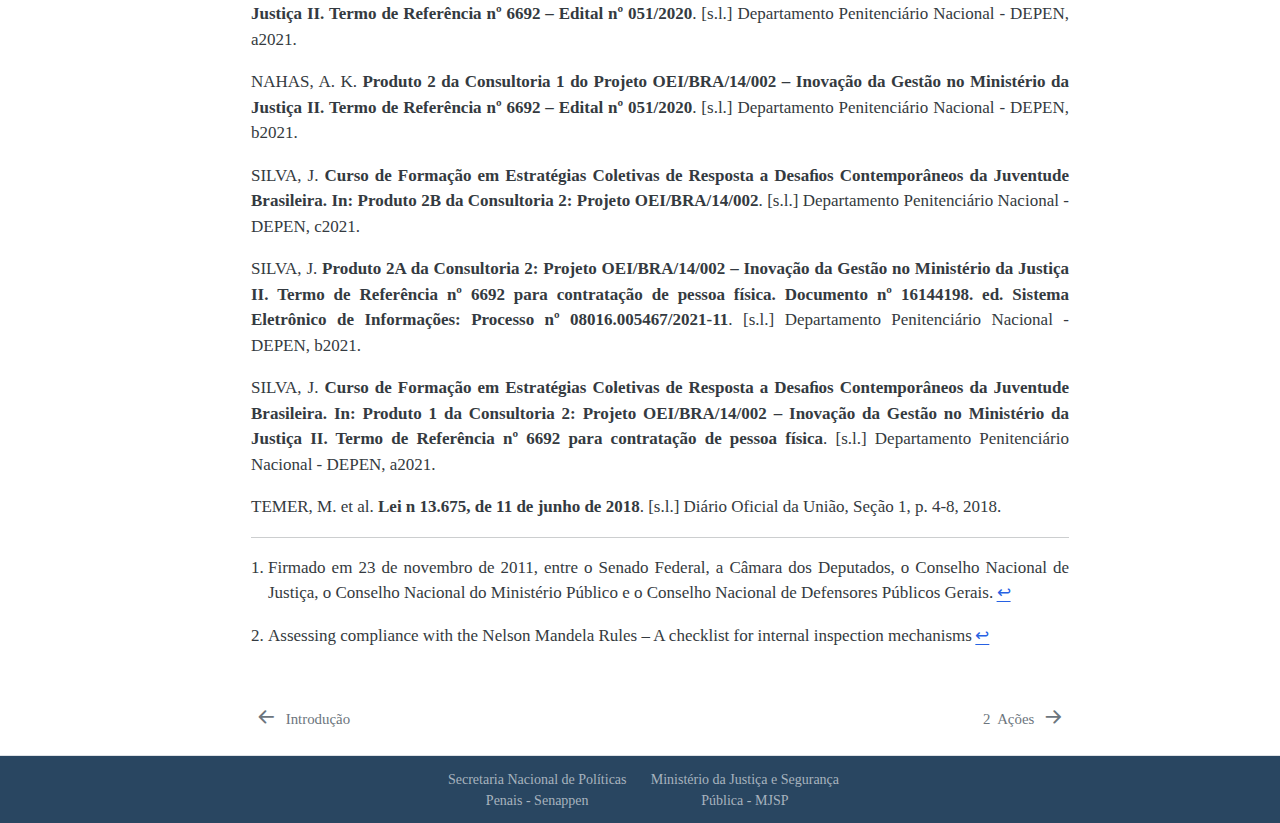
<file: docs/projetos.html>
<!DOCTYPE html>
<html xmlns="http://www.w3.org/1999/xhtml" lang="pt" xml:lang="pt"><head>
<meta http-equiv="Content-Type" content="text/html; charset=UTF-8">
<meta charset="utf-8">
<meta name="generator" content="quarto-1.5.57">
<meta name="viewport" content="width=device-width, initial-scale=1.0, user-scalable=yes">
<title>1&nbsp; Projetos – Relatório de Gestão da Ouvidoria Nacional dos Serviços Penais</title>
<style>
code{white-space: pre-wrap;}
span.smallcaps{font-variant: small-caps;}
div.columns{display: flex; gap: min(4vw, 1.5em);}
div.column{flex: auto; overflow-x: auto;}
div.hanging-indent{margin-left: 1.5em; text-indent: -1.5em;}
ul.task-list{list-style: none;}
ul.task-list li input[type="checkbox"] {
  width: 0.8em;
  margin: 0 0.8em 0.2em -1em; /* quarto-specific, see https://github.com/quarto-dev/quarto-cli/issues/4556 */ 
  vertical-align: middle;
}
/* CSS for citations */
div.csl-bib-body { }
div.csl-entry {
  clear: both;
  margin-bottom: 1em;
}
.hanging-indent div.csl-entry {
  margin-left:2em;
  text-indent:-2em;
}
div.csl-left-margin {
  min-width:2em;
  float:left;
}
div.csl-right-inline {
  margin-left:2em;
  padding-left:1em;
}
div.csl-indent {
  margin-left: 2em;
}</style>

<script src="site_libs/quarto-nav/quarto-nav.js"></script>
<script src="site_libs/quarto-nav/headroom.min.js"></script>
<script src="site_libs/clipboard/clipboard.min.js"></script>
<script src="site_libs/quarto-search/autocomplete.umd.js"></script>
<script src="site_libs/quarto-search/fuse.min.js"></script>
<script src="site_libs/quarto-search/quarto-search.js"></script>
<meta name="quarto:offset" content="./">
<link href="./acoes.html" rel="next">
<link href="./introducao.html" rel="prev">
<script src="site_libs/quarto-html/quarto.js"></script>
<script src="site_libs/quarto-html/popper.min.js"></script>
<script src="site_libs/quarto-html/tippy.umd.min.js"></script>
<script src="site_libs/quarto-html/anchor.min.js"></script>
<link href="site_libs/quarto-html/tippy.css" rel="stylesheet">
<link href="site_libs/quarto-html/quarto-syntax-highlighting.css" rel="stylesheet" id="quarto-text-highlighting-styles">
<script src="site_libs/bootstrap/bootstrap.min.js"></script>
<link href="site_libs/bootstrap/bootstrap-icons.css" rel="stylesheet">
<link href="site_libs/bootstrap/bootstrap.min.css" rel="stylesheet" id="quarto-bootstrap" data-mode="light"><script id="quarto-search-options" type="application/json">{
  "location": "sidebar",
  "copy-button": false,
  "collapse-after": 3,
  "panel-placement": "start",
  "type": "textbox",
  "limit": 50,
  "keyboard-shortcut": [
    "f",
    "/",
    "s"
  ],
  "language": {
    "search-no-results-text": "Nenhum resultado",
    "search-matching-documents-text": "documentos correspondentes",
    "search-copy-link-title": "Copiar link para a busca",
    "search-hide-matches-text": "Esconder correspondências adicionais",
    "search-more-match-text": "mais correspondência neste documento",
    "search-more-matches-text": "mais correspondências neste documento",
    "search-clear-button-title": "Limpar",
    "search-text-placeholder": "",
    "search-detached-cancel-button-title": "Cancelar",
    "search-submit-button-title": "Enviar",
    "search-label": "Procurar"
  }
}</script><link href="site_libs/htmltools-fill-0.5.8.1/fill.css" rel="stylesheet">
<script src="site_libs/htmlwidgets-1.6.4/htmlwidgets.js"></script><link href="site_libs/datatables-css-0.0.0/datatables-crosstalk.css" rel="stylesheet">
<script src="site_libs/datatables-binding-0.33/datatables.js"></script><script src="site_libs/jquery-3.6.0/jquery-3.6.0.min.js"></script><link href="site_libs/dt-core-1.13.6/css/jquery.dataTables.min.css" rel="stylesheet">
<link href="site_libs/dt-core-1.13.6/css/jquery.dataTables.extra.css" rel="stylesheet">
<script src="site_libs/dt-core-1.13.6/js/jquery.dataTables.min.js"></script><link href="site_libs/nouislider-7.0.10/jquery.nouislider.min.css" rel="stylesheet">
<script src="site_libs/nouislider-7.0.10/jquery.nouislider.min.js"></script><link href="site_libs/selectize-0.12.0/selectize.bootstrap3.css" rel="stylesheet">
<script src="site_libs/selectize-0.12.0/selectize.min.js"></script><link href="site_libs/crosstalk-1.2.1/css/crosstalk.min.css" rel="stylesheet">
<script src="site_libs/crosstalk-1.2.1/js/crosstalk.min.js"></script><link rel="stylesheet" href="style.css">
</head>
<body class="nav-sidebar docked">

<div id="quarto-search-results"></div>
  <header id="quarto-header" class="headroom fixed-top"><nav class="quarto-secondary-nav"><div class="container-fluid d-flex">
      <button type="button" class="quarto-btn-toggle btn" data-bs-toggle="collapse" role="button" data-bs-target=".quarto-sidebar-collapse-item" aria-controls="quarto-sidebar" aria-expanded="false" aria-label="Alternar barra lateral" onclick="if (window.quartoToggleHeadroom) { window.quartoToggleHeadroom(); }">
        <i class="bi bi-layout-text-sidebar-reverse"></i>
      </button>
        <nav class="quarto-page-breadcrumbs" aria-label="breadcrumb"><ol class="breadcrumb"><li class="breadcrumb-item"><a href="./projetos.html"><span class="chapter-number">1</span>&nbsp; <span class="chapter-title">Projetos</span></a></li></ol></nav>
        <a class="flex-grow-1" role="navigation" data-bs-toggle="collapse" data-bs-target=".quarto-sidebar-collapse-item" aria-controls="quarto-sidebar" aria-expanded="false" aria-label="Alternar barra lateral" onclick="if (window.quartoToggleHeadroom) { window.quartoToggleHeadroom(); }">      
        </a>
      <button type="button" class="btn quarto-search-button" aria-label="Procurar" onclick="window.quartoOpenSearch();">
        <i class="bi bi-search"></i>
      </button>
    </div>
  </nav></header><!-- content --><div id="quarto-content" class="quarto-container page-columns page-rows-contents page-layout-full">
<!-- sidebar -->
  <nav id="quarto-sidebar" class="sidebar collapse collapse-horizontal quarto-sidebar-collapse-item sidebar-navigation docked overflow-auto"><div class="pt-lg-2 mt-2 text-left sidebar-header sidebar-header-stacked">
      <a href="./index.html" class="sidebar-logo-link">
      <img src="./images/senappen_brasao.png" alt="" class="sidebar-logo py-0 d-lg-inline d-none"></a>
    <div class="sidebar-title mb-0 py-0">
      <a href="./">Ouvidoria Nacional dos Serviços Penais</a> 
        <div class="sidebar-tools-main tools-wide">
    <a href="" title="" class="quarto-navigation-tool px-1" aria-label=""><i class="bi bi-git"></i></a>
    <a href="https://www.gov.br/depen/pt-br/canais_atendimento/ouvidoria" title="https://www.gov.br/depen/pt-br/canais_atendimento/ouvidoria" class="quarto-navigation-tool px-1" aria-label="https://www.gov.br/depen/pt-br/canais_atendimento/ouvidoria"><i class="bi bi-"></i></a>
    <div class="dropdown">
      <a href="" title="Share" id="quarto-navigation-tool-dropdown-0" class="quarto-navigation-tool dropdown-toggle px-1" data-bs-toggle="dropdown" aria-expanded="false" role="link" aria-label="Share"><i class="bi bi-share"></i></a>
      <ul class="dropdown-menu" aria-labelledby="quarto-navigation-tool-dropdown-0">
<li>
            <a class="dropdown-item sidebar-tools-main-item" href="https://twitter.com/intent/tweet?url=%7Curl%7C">
              <i class="bi bi-twitter pe-1"></i>
            Twitter
            </a>
          </li>
          <li>
            <a class="dropdown-item sidebar-tools-main-item" href="https://www.facebook.com/sharer/sharer.php?u=%7Curl%7C">
              <i class="bi bi-facebook pe-1"></i>
            Facebook
            </a>
          </li>
          <li>
            <a class="dropdown-item sidebar-tools-main-item" href="https://www.linkedin.com/sharing/share-offsite/?url=%7Curl%7C">
              <i class="bi bi-linkedin pe-1"></i>
            LinkedIn
            </a>
          </li>
      </ul>
</div>
  <a href="" class="quarto-reader-toggle quarto-navigation-tool px-1" onclick="window.quartoToggleReader(); return false;" title="Alternar modo de leitor">
  <div class="quarto-reader-toggle-btn">
  <i class="bi"></i>
  </div>
</a>
</div>
    </div>
      </div>
        <div class="mt-2 flex-shrink-0 align-items-center">
        <div class="sidebar-search">
        <div id="quarto-search" class="" title="Procurar"></div>
        </div>
        </div>
    <div class="sidebar-menu-container"> 
    <ul class="list-unstyled mt-1">
<li class="sidebar-item">
  <div class="sidebar-item-container"> 
  <a href="./index.html" class="sidebar-item-text sidebar-link">
 <span class="menu-text">Apresentação</span></a>
  </div>
</li>
        <li class="sidebar-item">
  <div class="sidebar-item-container"> 
  <a href="./ficha_tecnica2022.html" class="sidebar-item-text sidebar-link">
 <span class="menu-text">Ficha técnica 2023</span></a>
  </div>
</li>
        <li class="sidebar-item">
  <div class="sidebar-item-container"> 
  <a href="./introducao.html" class="sidebar-item-text sidebar-link">
 <span class="menu-text">Introdução</span></a>
  </div>
</li>
        <li class="sidebar-item">
  <div class="sidebar-item-container"> 
  <a href="./projetos.html" class="sidebar-item-text sidebar-link active">
 <span class="menu-text"><span class="chapter-number">1</span>&nbsp; <span class="chapter-title">Projetos</span></span></a>
  </div>
</li>
        <li class="sidebar-item">
  <div class="sidebar-item-container"> 
  <a href="./acoes.html" class="sidebar-item-text sidebar-link">
 <span class="menu-text"><span class="chapter-number">2</span>&nbsp; <span class="chapter-title">Ações</span></span></a>
  </div>
</li>
        <li class="sidebar-item sidebar-item-section">
      <div class="sidebar-item-container"> 
            <a href="./tratamento_demandas.html" class="sidebar-item-text sidebar-link">
 <span class="menu-text">Parâmetros das Manifestações</span></a>
          <a class="sidebar-item-toggle text-start" data-bs-toggle="collapse" data-bs-target="#quarto-sidebar-section-1" role="navigation" aria-expanded="true" aria-label="Alternar seção">
            <i class="bi bi-chevron-right ms-2"></i>
          </a> 
      </div>
      <ul id="quarto-sidebar-section-1" class="collapse list-unstyled sidebar-section depth1 show">
<li class="sidebar-item">
  <div class="sidebar-item-container"> 
  <a href="./estatisticas_anuais.html" class="sidebar-item-text sidebar-link">
 <span class="menu-text"><span class="chapter-number">3</span>&nbsp; <span class="chapter-title">Parâmetros no Período de Referência</span></span></a>
  </div>
</li>
          <li class="sidebar-item">
  <div class="sidebar-item-container"> 
  <a href="./estatisticas_2020.html" class="sidebar-item-text sidebar-link">
 <span class="menu-text"><span class="chapter-number">4</span>&nbsp; <span class="chapter-title">Parâmetros 2020</span></span></a>
  </div>
</li>
          <li class="sidebar-item">
  <div class="sidebar-item-container"> 
  <a href="./estatisticas_2021.html" class="sidebar-item-text sidebar-link">
 <span class="menu-text"><span class="chapter-number">5</span>&nbsp; <span class="chapter-title">Parâmetros 2021</span></span></a>
  </div>
</li>
          <li class="sidebar-item">
  <div class="sidebar-item-container"> 
  <a href="./estatisticas_2022.html" class="sidebar-item-text sidebar-link">
 <span class="menu-text"><span class="chapter-number">6</span>&nbsp; <span class="chapter-title">Parâmetros 2022</span></span></a>
  </div>
</li>
      </ul>
</li>
        <li class="sidebar-item">
  <div class="sidebar-item-container"> 
  <a href="./consideracoes.html" class="sidebar-item-text sidebar-link">
 <span class="menu-text"><span class="chapter-number">7</span>&nbsp; <span class="chapter-title">Considerações</span></span></a>
  </div>
</li>
    </ul>
</div>
</nav><div id="quarto-sidebar-glass" class="quarto-sidebar-collapse-item" data-bs-toggle="collapse" data-bs-target=".quarto-sidebar-collapse-item"></div>
<!-- margin-sidebar -->
    <div id="quarto-margin-sidebar" class="sidebar margin-sidebar">
        <nav id="TOC" role="doc-toc" class="toc-active"><h2 id="toc-title">Índice</h2>
   
  <ul>
<li><a href="#sec-ressocializa" id="toc-sec-ressocializa" class="nav-link active" data-scroll-target="#sec-ressocializa"><span class="header-section-number">1.1</span> Projeto Ressocializa</a></li>
  <li>
<a href="#sec-reintegro" id="toc-sec-reintegro" class="nav-link" data-scroll-target="#sec-reintegro"><span class="header-section-number">1.2</span> Projeto (Re) Integro</a>
  <ul class="collapse">
<li><a href="#sec-formativo-eixo-reintegro" id="toc-sec-formativo-eixo-reintegro" class="nav-link" data-scroll-target="#sec-formativo-eixo-reintegro"><span class="header-section-number">1.2.1</span> Eixo Formativo - Destinado à capacitação da sociedade civil</a></li>
  <li><a href="#sec-eixo-revitalizacao-reintegro" id="toc-sec-eixo-revitalizacao-reintegro" class="nav-link" data-scroll-target="#sec-eixo-revitalizacao-reintegro"><span class="header-section-number">1.2.2</span> Eixo de Revitalização de Espaços Públicos e Trabalho Prisional</a></li>
  </ul>
</li>
  <li><a href="#sec-fip" id="toc-sec-fip" class="nav-link" data-scroll-target="#sec-fip"><span class="header-section-number">1.3</span> Formulário de Inspeção Prisional (FIP)</a></li>
  <li><a href="#sec-cadastro" id="toc-sec-cadastro" class="nav-link" data-scroll-target="#sec-cadastro"><span class="header-section-number">1.4</span> Cadastro Nacional de Participação Social na Execução Penal - Senappen/MJSP</a></li>
  <li><a href="#refer%C3%AAncias" id="toc-referências" class="nav-link" data-scroll-target="#refer%C3%AAncias">Referências</a></li>
  </ul></nav>
    </div>
<!-- main -->
<main class="content column-body" id="quarto-document-content"><header id="title-block-header" class="quarto-title-block default"><div class="quarto-title">
<h1 class="title"><span id="sec-projetos" class="quarto-section-identifier"><span class="chapter-number">1</span>&nbsp; <span class="chapter-title">Projetos</span></span></h1>
</div>



<div class="quarto-title-meta column-body">

    
  
    
  </div>
  


</header><p>As atribuições da Ouvidoria Nacional dos Serviços Penais - Onasp - extrapolam as ações de controle, acompanhamento e tratamento de requisições internas e externas, nesse sentido, diversos projetos foram continuados e/ou iniciados no período de referência, sendo: os projetos Ressocializa e (Re) Integro; a Construção do Relatório Digital Unificado de Inspeção Prisional; e o Cadastro Nacional de Participação Social na Execução Penal. Dessa forma, esse capítulo traz informações sobre as projetos e os seus respectivos andamentos.</p>
<section id="sec-ressocializa" class="level2" data-number="1.1"><h2 data-number="1.1" class="anchored" data-anchor-id="sec-ressocializa">
<span class="header-section-number">1.1</span> Projeto Ressocializa</h2>
<p>O Projeto Ressocializa é uma iniciativa experimental da Secretaria Nacional de Políticas Penais - Senappen - no fomento da implantação de Centros de Reintegração Social, gerenciados pela sociedade civil, com emprego da metodologia Apaqueana de gestão prisional, considerada uma tecnologia social alternativa no sistema prisional, executada no bojo da Política de Participação e Controle Social na Execução da Pena. Os investimentos realizados são da monta de R$ 28.000.000,00 (vinte e oito milhões), recursos que permitirão a criação de 947 vagas no sistema prisional.</p>
<p>O Projeto é executado com o propósito de promover a participação social na execução da pena. Dessa forma, fomenta os serviços penais na perspectiva de participação comunitária com intervenções locais e apoia o envolvimento comunitário na reinserção social e na prevenção à reincidência criminal.</p>
<p>As ações para o alcance dos objetivos supracitados estão em fase de planejamento e produzirão efeito imediato com as seguintes medidas: implantação de 6 centros de reintegração social; criação de 840 vagas para cumprimento de pena privativa de liberdade nos regimes aberto, semiaberto e fechado; capacitação de 1.500 pessoas para a compreensão da importância da comunidade para a segurança pública e para a política penal, representados por servidores públicos e pela sociedade civil; e instituição do Cadastro Nacional de Participação Social na Execução Penal do Departamento Penitenciário Nacional.</p>
<p>Para a implementação do Projeto, consoante o escopo delineado, foram celebrados 4 convênios, com os Estados de Maranhão, Minas Gerais, Rio Grande do Sul e Rondônia, e 2 termos de colaborações, celebrados com as Associações de Proteção e Assistência aos Condenados dos municípios de Toledo, no estado do Paraná, e Divinópolis no estado de Minas Gerais, por meio da Portaria GAB-Depen nº 432, de 17 de novembro de 2020 e da Portaria GAB-Depen nº 431, de 17 de novembro de 2020, respectivamente. Tais instrumentos tornaram públicos os procedimentos, critérios e prioridades para concessão de financiamento de serviços penais no âmbito do Projeto.</p>
<p>Como iniciativa experimental, o escopo do projeto prevê 3 entregas: 1) implantação de centros de reintegração; 2) Cadastro Nacional de Participação Social na Execução Penal; e 3) Avaliação de impacto social.</p>
<p>O Projeto tem como objeto implementar serviços penais, com a colaboração da sociedade civil, instituindo um modelo intersetorial de governança para a gestão dos recursos aplicados e para a avaliação da Política Pública, em atenção ao caráter inovador da iniciativa e às orientações dos órgãos de controle.</p>
<p>A problemática que envolve o sistema prisional, marcada por um cenário periclitante de baixo acesso da população carcerária às políticas públicas, e pelo alto grau de vulnerabilidades sociais, demanda atuações coletivas e intersetoriais para o aperfeiçoamento da governança das políticas efetivadas pelo Depen, oportunizando melhores resultados no processo de execução da pena e reintegração social de pessoas em cumprimento de penas privativas de liberdade. Neste sentido, o projeto privilegiou a gestão por resultados, com a utilização de indicadores no método de avaliação dos convênios, e ainda, com a previsão de avaliação de impacto como entrega.</p>
<p>O escopo de avaliação definido no Plano do Projeto Ressocializa visa promover uma cultura da cooperação entre os agentes dos governos, da iniciativa privada e da sociedade civil, representando a possibilidade de um exercício responsivo das partes envolvidas no Projeto, focando na aplicação de critérios de medição pré definidos, conforme Mapa de Indicadores de Serviços Penais, que apresenta indicadores de monitoramento, que focam em dois eixos: <strong>CIDADANIA</strong> e <strong>SEGURANÇA</strong>.</p>
<p>Para a avaliação de efeitos e impactos do Projeto, o plano prevê mecanismos para identificar o desenvolvimento dos beneficiários da política e pesquisa de percepção comunitária. A ideia é medir a efetividade das políticas com emprego de Tecnologias Sociais, baseadas em evidências, aplicadas por organizações da sociedade civil, sem que haja a transferência de recursos financeiros entre o Departamento Penitenciário Nacional, devendo compreender o alcance da Política Pública na oferta de serviços públicos e o impacto social do Projeto aos beneficiários direitos e indiretos.</p>
<p>No período entre 2020 e 2021, o projeto está em execução, tendo sido firmados termos de colaboração para aparelhamento de CRS (Toledo/PR e Divinópolis/MG), convênios para construção e aparelhamento de CRS (Tímon/MA, Ariquemes/RO, Pelotas/RS, Viçosa/MG) e Planos de Trabalho (Toledo/PR, Divinópolis/MG, Tímon/MA, Ariquemes/RO, Pelotas/RS e Viçosa/MG), os quais estão sendo postos em prática. Durante o decorrer do ano de 2021, os projetos de engenharia para construção de 4 APACs foram analisados e a APAC Toledo foi inaugurada em 10/12/2021 e iniciará seus serviços penais. Além disso, foi analisada parceria com OSCs a ser realizada para a avaliação de impacto social.</p>
<p>Em 2022, os avanços continuaram com as seguintes medidas: a aprovação do projeto arquitetônico e suplementação orçamentária das APACs de Ariquemes e Pelotas em Rondônia e Rio Grande do Sul, respectivamente; a suplementação financeira do Termo de Colaboração com a APAC de Toledo/PR em 30% possibilitando o aumento de vagas para 51 (27,5% de aumento); e o início da construção do Centro de Reintegração Social (CRI) em Tímon no Maranhão.</p>
<p>Considerando a natureza de seus objetivos e metas, esta ouvidoria informa que o acompanhamento dos projetos Ressocializa e (Re)integro, a partir de janeiro de 2023 passam a ter seu monitoramento pela Diretoria de Políticas Penitenciárias.</p>
</section><section id="sec-reintegro" class="level2" data-number="1.2"><h2 data-number="1.2" class="anchored" data-anchor-id="sec-reintegro">
<span class="header-section-number">1.2</span> Projeto (Re) Integro</h2>
<p>O Projeto (Re) Integro - uma perspectiva de participação social na execução penal para a promoção da cidadania e prevenção da criminalidade - é uma iniciativa experimental desenvolvida pela Ouvidoria Nacional dos Serviços Penais do Departamento Penitenciário Nacional, em parceria com a Secretaria de Estado de Educação do Distrito Federal; a Fundação Nacional de Amparo ao Trabalhador Preso e a Organização dos Estados Ibero-Americanos. O projeto surge da necessidade de situar a Execução Penal num campo mais amplo de participação social, com propósito de realçar as possibilidades de atuação da sociedade civil nas políticas penais, consoante o art. 4º da Lei nº 7.210, de 11 de junho de 1984, que determina ao Estado que recorra à cooperação comunitária nas atividades de execução da pena, no sentido de que, é essencial que a sociedade civil entenda os contextos da criminalidade que a envolvem, e compreenda a necessidade de diálogo com a população para redução da criminalidade juvenil - segmento etário de maior representatividade no sistema prisional, e também nas estatísticas de violência e criminalidade. É preciso superar o modelo de promoção da Política Penitenciária, em que se dá visibilidade às mazelas do cárcere e pouco se fala sobre a responsabilidade social nas Políticas Públicas, travando discussões sobre a Execução Penal e a importância da participação da sociedade civil na reintegração social de pessoas presas e egressas. A escassa participação da sociedade civil na Execução Penal e nas questões do cárcere pode reforçar a estigmatização e o preconceito contra as pessoas presas e egressas do sistema prisional, o que pode também contribuir para a reincidência criminal e o reingresso na prisão <span class="citation" data-cites="amaral2017">(<a href="#ref-amaral2017" role="doc-biblioref">AMARAL, 2017</a>)</span> Esse cenário indica possibilidades de espaço de atuação do Departamento Penitenciário Nacional na promoção de ações que possam contribuir com a reintegração social das pessoas presas e egressas do sistema prisional, de forma a potencializar a efetivar os resultados institucionais, combatendo a reincidência. É nessa lacuna de demanda que atua o Projeto (Re) Integro, cujos objetivos são:</p>
<ol type="1">
<li><p>estimular a relação de corresponsabilidade entre governos e a sociedade civil sobre a Execução Penal e a construção da Cidadania - dentro e fora das prisões;</p></li>
<li><p>promover a participação e o controle social no processo de execução penal;</p></li>
<li><p>contribuir para a ressocialização das pessoas em privação de liberdade e egressas do sistema prisional;</p></li>
<li><p>prevenir a criminalidade; e</p></li>
<li><p>promover os direitos humanos.</p></li>
</ol>
<p>O Projeto está organizado em dois eixos principais:</p>
<ul>
<li><p>Eixo Formativo - destinado à capacitação da sociedade civil; e</p></li>
<li><p>Eixo Revitalização de espaços públicos e trabalho prisional.</p></li>
</ul>
<p>Para a implementação do projeto, especialmente no que concerne a busca por adotar formatos que considerem a necessidade de promover políticas públicas por evidências, considerando ainda o seu caráter inovador, as ações do projeto desenvolvidas estão relacionadas à concepção de metodologias, técnicas e processos de planejamento e gestão de atividades fim e meio, no sentido de redução da criminalidade e da violência, por meio de ações integradas de justiça, segurança, cidadania e direitos humanos.</p>
<p>Para tanto, foi elaborado:</p>
<ol type="1">
<li><p>Diagnóstico, instrumento essencial para a construção de parâmetros para o projeto, contendo dados da situação socioeconômica, educacional, e de violência e criminalidade das regiões administrativas e das escolas públicas do Distrito Federal;</p></li>
<li><p>Proposta de metodologia para acompanhamento e avaliação do Projeto, contemplando indicadores de desempenho e de percepção social;</p></li>
<li><p>Proposta de metodologia a ser aplicada na capacitação/formação da comunidade escolar, em específico na formação do corpo docente da Educação Básica para atuar junto aos estudantes, no desenvolvimento dos temas: sociedade, crime e sistema prisional, e na formação dos alunos e familiares sobre os referidos temas;</p></li>
<li><p>Portfólio de Projetos Transdisciplinares e compõe o conjunto de atividades voltadas aos discentes da Educação Básica e seus familiares e Curso de Formação Continuada de Docentes em Estratégias Coletivas de Resposta a Desafios Contemporâneos da Juventude , que visa capacitar os docentes para desenvolver as atividades previstas no Portfólio de Projetos Transdisciplinares e manejar as temáticas relativas à segurança pública, ao sistema prisional, à participação social e às questões correlatas, em sala de aula, durante o ano letivo de 2022;</p></li>
<li><p>Celebração de parceria com a sociedade civil para a instalação de oficinas de trabalho para emprego e capacitação de mão de obra prisional.</p></li>
</ol>
<p>O Projeto (Re) Integro parte da triste realidade, em que, os jovens figuram de forma central nas estatísticas criminais e de violência. Se destaca no contexto da Execução Penal, o fato de que, a população jovem, de 18 a 29 anos, representa 45,47% da população presa <span class="citation" data-cites="temer2018lei">(<a href="#ref-temer2018lei" role="doc-biblioref">TEMER et al., 2018</a>)</span>, enquanto representa apenas 18% da população em geral brasileira <span class="citation" data-cites="pnad2019pesquisa">(<a href="#ref-pnad2019pesquisa" role="doc-biblioref">IBGE, 2019</a>)</span>, demonstrando que essa faixa etária está sobre representada no sistema prisional, evidências que, juntamente com os dados de violência, demandam ações específicas para intervir nesse contexto.</p>
<p>Para diminuir esses números, é preciso desromantizar o crime e o sistema prisional, estabelecendo canais específicos de diálogo com esse público, intervindo num contexto real em que o crime tem sido vendido como solução para jovens, crianças e adolescente, em especial para os que estão em situação de vulnerabilidade, antes que ingressem nessas estatísticas e no sistema prisional. Assim, o projeto aposta na interface entre educação, juventude, socioeducação sistema penal e participação social</p>
<p>Nesse sentido, para o projeto (RE) Integro, os atores desta interação com as juventudes são justamente aqueles que compõem a vida escolar, professores (as), diretores (as), familiares e demais profissionais que atuam na escola e com a escola, apostando nos jovens estudantes da educação básica como os sujeitos sociais centrais da proposta, encontrando na escola o lócus privilegiado de suas ações, seja na escola regular, tal como a conhecemos, como também aquelas que estão no interior das instituições de restrição de liberdade como os centros socioeducativos e as prisões <span class="citation" data-cites="caruso2020">(<a href="#ref-caruso2020" role="doc-biblioref">CARUSO, 2020</a>)</span>. A <a href="#fig-reintegro01" class="quarto-xref">Figura&nbsp;<span>1.1</span></a> esquematiza os atores institucionais envolvidos no processo.</p>
<div id="fig-reintegro01" class="quarto-float quarto-figure quarto-figure-center anchored" data-fig-align="center">
<figure class="quarto-float quarto-float-fig figure"><div aria-describedby="fig-reintegro01-caption-0ceaefa1-69ba-4598-a22c-09a6ac19f8ca">
<img src="images/desenho_reintegro_01.png" class="img-fluid quarto-figure quarto-figure-center figure-img">
</div>
<figcaption class="quarto-float-caption-bottom quarto-float-caption quarto-float-fig" id="fig-reintegro01-caption-0ceaefa1-69ba-4598-a22c-09a6ac19f8ca">
Figura&nbsp;1.1: Atores institucionais e sociais <span class="citation" data-cites="caruso2020">(<a href="#ref-caruso2020" role="doc-biblioref">CARUSO, 2020</a>)</span>.
</figcaption></figure>
</div>
<p>O projeto ancora-se, numa estratégia de prevenção social ampla: a) primária destinada aos jovens estudantes das escolas públicas selecionadas com base em diagnósticos situacionais realizados; e b) secundária e terciária, visto que também objetiva-se contemplar jovens que estejam cumprindo medidas socioeducativas de natureza leve e que, por essa razão, acessam a escola regular, assim como aqueles que estão em cumprimento de medidas restritivas de liberdade, mas que acessam a escola existente no interior das instituições de socioeducação (até 18 anos) e nas Unidades Prisionais (entre 18 e 29 anos).</p>
<p>Destaca-se que o projeto (Re) Integro fundamenta-se em diagnóstico sobre a realidade da população juvenil, no contexto territorial e social em que for implementado, a fim de extrair da própria realidade vivida os subsídios temáticos a serem explorados no curso que passa a funcionar como catalisador de diversas ações que poderão ser desenvolvidas no ambiente escolar <span class="citation" data-cites="caruso2020">(<a href="#ref-caruso2020" role="doc-biblioref">CARUSO, 2020</a>)</span>, especialmente considerando que o Brasil é o país com a maior população jovem da América Latina, e tendo em vista que tal juventude vem sendo afetada pelas dinâmicas de violência acima apontadas, o eixo formativo está desenhado para abordar: dinâmicas da criminalidade violenta entre jovens, fatores que influenciam no uso de armas de fogo entre jovens e adolescentes, encarceramento no Brasil e perfil da população presa, fazendo interlocução com a prevenção social, os fatores de risco e de proteção, e com o conteúdo de cidadania, participação social e corresponsabilidade na Segurança Pública.</p>
<p><br></p>
<div id="fig-reintegro02" class="quarto-float quarto-figure quarto-figure-center anchored" data-fig-align="center">
<figure class="quarto-float quarto-float-fig figure"><div aria-describedby="fig-reintegro02-caption-0ceaefa1-69ba-4598-a22c-09a6ac19f8ca">
<img src="images/desenho_reintegro_02.png" class="img-fluid quarto-figure quarto-figure-center figure-img">
</div>
<figcaption class="quarto-float-caption-bottom quarto-float-caption quarto-float-fig" id="fig-reintegro02-caption-0ceaefa1-69ba-4598-a22c-09a6ac19f8ca">
Figura&nbsp;1.2: Abordagem metodológica (juventudes e territorialidade).
</figcaption></figure>
</div>
<p><br>
As juventudes em suas dimensões etárias e identitárias são a prioridade do projeto, entretanto, é necessário distinguir as temporalidades e as trajetórias de vida que podem marcar cada segmento, considerando os critérios de idade X permanência na escola.</p>
<p>Nesse sentido, além dos docentes, que serão formados para o manejo dos temas afetos a execução penal, o público alvo do projeto contempla os alunos da rede de Educação Básica, considerando o recorte de juventudes em dois tempos:</p>
<ul>
<li><p><strong>Primeiro tempo:</strong> Adolescentes e Jovens entre 13 e 19 anos, contemplando alunos regulamente matriculados nos anos finais do ensino fundamental II e nos três anos do Ensino Médio. Para este público-alvo do projeto considera-se duas dimensões que se conectam: Adolescentes/jovens em atividade escolar, tanto na educação básica regular (anos finais do Ensino Fundamental e Ensino Médio); quanto na Educação de Jovens e Adultos (EJA) ou na Educação de Adolescentes em cumprimento de medida socioeducativa;</p></li>
<li><p><strong>Segundo tempo:</strong> Jovens entre 18 e 29 anos, contemplando jovens entre 18 e 29 anos que estão cumprindo medidas restritivas de liberdade no regime fechado e que estejam regularmente matriculados em escolas no interior do Sistema Penitenciário.</p></li>
</ul>
<p>Essa distinção é fundamental para o projeto (RE) Integro, uma ação que se pretende concreta de prevenção social à violência, considerando a necessidade de articular atores e instituições em torno das discussões que permeiam o sistema prisional e, portanto, as dinâmicas que o envolvem, mormente as relacionadas ao contexto de violência e criminalidade.</p>
<section id="sec-formativo-eixo-reintegro" class="level3" data-number="1.2.1"><h3 data-number="1.2.1" class="anchored" data-anchor-id="sec-formativo-eixo-reintegro">
<span class="header-section-number">1.2.1</span> Eixo Formativo - Destinado à capacitação da sociedade civil</h3>
<p>Para subsidiar a execução do projeto, por meio de parâmetros científicos, na fase inicial de implementação, compreendendo o período de 2020 até meados de 2022, foram entregues os sete primeiros resultados, voltados à construção metodológica e de governança a ser aplicada, bem como a instrumentalização das oficinas de trabalho do eixo II. Após a fase inicial, em sua atual fase de implementação - meados de 2022 até março de 2023, foram entregues os resultados de desenvolvimento e aplicação do Eixo I. Os resultados se consolidaram, nas seguintes entregas:</p>
<ul>
<li><p>Diagnóstico, instrumento essencial para a construção de parâmetros para o projeto, substanciado em duas entregas: Documento técnico <span class="citation" data-cites="nahas2021a">(<a href="#ref-nahas2021a" role="doc-biblioref">NAHAS, 2021a</a>)</span>, contendo dados da situação socioeconômica, educacional, e de violência e criminalidade das regiões administrativas e das escolas públicas do Distrito Federal; e Documento técnico contendo a análise dos resultados quantitativos levantados, apresentando conjunto de recomendações sobre as áreas escolares identificadas como prioritárias para implementação das ações <span class="citation" data-cites="nahas2021b">(<a href="#ref-nahas2021b" role="doc-biblioref">NAHAS, 2021b</a>)</span>;</p></li>
<li><p>Construção de marcos metodológicos e conceituais que permeiam toda a identidade do Projeto (Re)Integro <span class="citation" data-cites="caruso2021">(<a href="#ref-caruso2021" role="doc-biblioref">CARUSO, 2021</a>)</span>. Para isto, verificou-se as principais dimensões do debate teórico-metodológico da relação entre juventude-educação-violência, a partir de conceitos teóricos, dados sobre a realidade nacional e dos dados inferidos no diagnóstico.</p></li>
<li><p>Metodologia <span class="citation" data-cites="juliana2021d">(<a href="#ref-juliana2021d" role="doc-biblioref">SILVA, 2021a</a>)</span> a ser aplicada na capacitação/formação da comunidade escolar, em específico na formação do corpo docente da Educação Básica para atuar junto aos estudantes, no desenvolvimento dos temas: sociedade, crime e sistema prisional;</p></li>
<li><p>Programa de ações pertinentes à aplicação da metodologia definida - denominada “Portfólio de Projetos Transdisciplinares”. O programa compõe o conjunto de atividades voltadas aos discentes da Educação Básica e seus familiares <span class="citation" data-cites="juliana2021c">(<a href="#ref-juliana2021c" role="doc-biblioref">SILVA, 2021b</a>)</span>;</p></li>
<li><p>“Curso de Formação Continuada de Docentes em Estratégias Coletivas de Resposta a Desafios Contemporâneos da Juventude” <span class="citation" data-cites="juliana2021b">(<a href="#ref-juliana2021b" role="doc-biblioref">SILVA, 2021c</a>)</span>, que visa capacitar os docentes para desenvolver as atividades previstas no Portfólio de Projetos Transdisciplinares e manejar as temáticas relativas à segurança pública, ao sistema prisional, à participação social e às questões correlatas, em sala de aula, durante o ano letivo de 2022 e 2023. O programa do curso apresenta: análise contextual, com definição de público-alvo; importância do projeto para o fortalecimento do sistema prisional, contexto de desenvolvimento da capacitação (incluindo a metodologia adotada); resultados esperados; roteiro de atividades pedagógicas (descrição do conteúdo do curso, de forma esquemática e objetiva) e planejamento metodológico, com desenho institucional; e proposta de atividades, numa perspectiva de prevenção à criminalidade e de participação social na Política de Segurança Pública.</p></li>
<li><p>Projeto pedagógico, com cartilhas voltadas a instrução de docentes e discentes que compõe o projeto (caderno aluno e caderno do professor);</p></li>
<li><p>Metodologia para acompanhamento e avaliação do Projeto, contemplando indicadores de desempenho e de percepção social <span class="citation" data-cites="guellati2021">(<a href="#ref-guellati2021" role="doc-biblioref">GUELLATI, 2021</a>)</span>;</p></li>
<li><p>Realização do “Curso de Formação Continuada de Docentes em Estratégias Coletivas de Resposta a Desafios Contemporâneos da Juventude” - em formato pré-teste, oportunidade em que foi possível formar 12 docentes da rede pública e privada do Distrito Federal, a fim de identificar, possível oportunidades de aperfeiçoamento da ação de desenvolvimento.</p></li>
<li><p>Processo seletivo para contratação de oito consultorias destinadas à desenvolver e analisar as ações do Eixo I e do Eixo II do Projeto e contratação dos consultores pelo Prodoc OIE/BRA;</p></li>
<li><p>Realização do “Curso de Formação Continuada de Docentes em Estratégias Coletivas de Resposta a Desafios Contemporâneos da Juventude” em fase um em novembro de 2022, com atividades síncronas e assíncronas, oportunidade em que foram formados 76 docentes de escolares regulares e não regulares do Distrito Federal;</p></li>
<li><p>Realização da Oficina Pedagógica em fevereiro e março de 2023 com atividades presenciais práticas do Curso de Formação, realizado com os professores aprovados no Curso, ocorrido em novembro de 2022.</p></li>
</ul></section><section id="sec-eixo-revitalizacao-reintegro" class="level3" data-number="1.2.2"><h3 data-number="1.2.2" class="anchored" data-anchor-id="sec-eixo-revitalizacao-reintegro">
<span class="header-section-number">1.2.2</span> Eixo de Revitalização de Espaços Públicos e Trabalho Prisional</h3>
<p>Destacam-se as seguintes entregas realizadas desde a celebração do Termo de Colaboração até março de 2023:</p>
<ul>
<li><p>A Casa (Re)Integro foi instalada em Samambaia para a realização das oficinas. Nesse sentido, as oficinas e capacitações foram instaladas em dois imóveis em Samambaia, DF:</p></li>
<li><p>Espaço para produção e capacitação profissional (Sede): localizado na QS 404, Conjunto C, Lote 7, Samambaia Norte, CEP 72.318-550, onde está instalada a gráfica, o almoxarifado e a oficina de trabalho (serralheria e marcenaria);</p></li>
<li><p>Espaço destinado a capacitação profissional: localizado na Quadra QS 304, Conjunto 2, Lote 2, sobre loja, Samambaia Sul, CEP 72.306-502, onde foram executadas as capacitações profissionais das pessoas presas (Aulas de empreendedorismo e oficinas de qualificação) até dezembro de 2022;</p></li>
<li><p>A Oficina de sustentabilidade e divulgação institucional possui uma lista ampla de produtos gráficos (20451374), que hoje realiza entregas de qualidade na área de produções gráficas, absolvendo a demanda interna do órgão, por meio do incentivo ao trabalho de pessoas em privação de liberdade, conforme fluxograma para demandas solicitadas pela Senappen. Em 2022 foram produzidos material gráfico pela oficina de sustentabilidade e divulgação institucional para 5 eventos do Depen (atual SENAPPEN) e 3 eventos da Senappen em 2023, conforme portfólio de produtos (documento !SEI 22039864).;</p></li>
<li><p>Materiais para realização das Oficinas (documento !SEI 22039873);</p></li>
<li><p>Para a Oficina de sustentabilidade e divulgação institucional, foram adquiridos 29 itens no mês de julho de 2022;</p></li>
<li><p>No mês de agosto de 2022, para a Oficina de sustentabilidade e divulgação institucional, foram adquirido outros 5 materiais, totalizando 35 itens, dos 38 previstos no Plano de Trabalho;</p></li>
<li><p>Foram ainda adquiridos materiais para as Oficinas de Revitalização de Espaços Públicos, como serras, lixadeira e furadeira, conforme Relatório anexo (documento !SEI 20476057);</p></li>
<li><p>Atualmente, o projeto, inclusive, vem trazendo frutos na comunidade local;</p></li>
<li><p>46 trabalhadores pessoas presas foram contratados, com intermediação da FUNAP/DF (fluxograma para Processo Seletivo de trabalho prisional - 20450623), para realização das oficinas;</p></li>
<li><p>A contratação de professores oficineiros para capacitar as pessoas em privação de liberdade em atividades de gráfica, jardinagem, serviços administrativos gerais, dentre outros (fluxograma para Processo Seletivo de oficineiros - 20450762);</p></li>
<li><p>Realização de Capacitação e formação profissional para 46 pessoas em privação de liberdade;</p></li>
<li><p>Dentre as atividades realizadas, destacam-se as seguintes: Marcenaria Criativa; Plantio de árvores; Confecção de vasos para plantas; Customização de moveis antigos; Pintura de parede Projeto de vida Eletricidade básica Instalação de cerâmica e Serralheria. Além dessas atividades de cunho formativo, são realizadas ações de interação com a comunidade local, auxiliando os moradores e comerciantes com pequenos reparos em suas residências e lojas, e doação de alimentos para pessoas carentes, adquiridas por meio de uma parceria com a feira do produtor de Ceilândia;</p></li>
<li><p>A Implantação de oficina de revitalização de espaços públicos;</p></li>
<li><p>Revitalização da Escola CEF 619 em Samambaia com a realização de capinagem, construções de canteiro para horta e de espaço para plantio de temperos e chás;</p></li>
<li><p>Revitalização da escola CEF 3 de Brazlândia com a realização de jardinagem de dois canteiros localizados em frente ao portão dos alunos;</p></li>
<li><p>Revitalização do PROEM com a criação de espaço de convivência dos alunos. Para isto, foi feito pintura das paredes e do chão, inclusão de prateleiras de madeira, modificação das lâmpadas antigas para lâmpadas de <em>led</em>, inclusão de almofadas (costuradas pelos contratados do Projeto) e de tapete;</p></li>
<li><p>Revitalização do CEF 10 de Ceilândia com a jardinagem em canteiro localizado em frente à escola, por meio da limpeza do local, remoção de plantas, inclusão de grama e planta rasteira;</p></li>
<li><p>Revitalização do CED 104 do Recanto das Emas a partir da limpeza, pintura e preparação dos canteiros para plantas, inclusão das plantas nos canteiros, lixamento e pintura das paredes e de parte do chão destinada ao bicicletário, inclusão de bicicletário (sondado e elaborado na Casa (Re)Integro) e arte em grafitti;</p></li>
<li><p>Início da revitalização na UNISS para criação de espaço de convivência no pátio;</p></li>
</ul>
<p>Considerando a natureza de seus objetivos e metas, esta ouvidoria informa que o acompanhamento dos projetos Ressocializa e (Re)integro, a partir de janeiro de 2023, passam a ter seu monitoramento pela Diretoria de Políticas Penitenciárias.</p>
</section></section><section id="sec-fip" class="level2" data-number="1.3"><h2 data-number="1.3" class="anchored" data-anchor-id="sec-fip">
<span class="header-section-number">1.3</span> Formulário de Inspeção Prisional (FIP)</h2>
<p>A partir da ideia de simplificar, padronizar, modernizar, informatizar e universalizar as informações das inspeções em unidades penitenciárias - realizadas pelos órgãos da execução penal em âmbito nacional - foi apresentada a proposta de criação de um novo formulário de Inspeção prisional na 454ª reunião ordinária do Conselho Nacional de Política Criminal e Penitenciária (CNPCP).</p>
<p>A iniciativa partiu da Ouvidoria Nacional dos Serviços Penais (Onasp) apoiada pelo Conselho Nacional de Política Criminal e Penitenciária (CNPCP), Conselho Nacional do Ministério Público (CNMP), Defensoria Pública da União (DPU) e Conselho de Defensores Gerais (Condege). Nesse sentido, foi instituído um grupo de trabalho (GT) para elaboração de um questionário contendo itens importantes à inspeção prisional. A primeira reunião do GT ocorreu em janeiro de 2020.</p>
<p>A metodologia de trabalho empregada na elaboração do FIP partiu da ideia de simplificação e atualização de outros formulários já existentes e utilizados por outros órgãos da execução penal, sendo: formulário padronizado de inspeções elaborado nos termos do Acordo de Cooperação nº 17/2011 <a href="#fn1" class="footnote-ref" id="fnref1" role="doc-noteref"><sup>1</sup></a>; questionários adotados pelo Conselho Nacional do Ministério Público; e daquele proposto pelo Escritório das Nações Unidas sobre Drogas e Crime (UNODC), com base nas Regras de Mandela <a href="#fn2" class="footnote-ref" id="fnref2" role="doc-noteref"><sup>2</sup></a>.</p>
<p>O produto deste trabalho apresenta as seguintes características:</p>
<ul>
<li><p><strong>Questionário com itens padronizados:</strong> aproximadamente, 500 (quinhentas) questões que envolvem a aferição de atendimento às diferentes políticas públicas e assistências previstas na Lei de Execução Penal de modo a viabilizar a produção de estatísticas. Diversos itens do questionário tiveram a sua redação atualizada, preferindo-se respostas objetivas à disponibilização de campos abertos, a fim de viabilizar a inserção das informações em bancos de dados que permitirão a extração de estatísticas e metadados importantes para que as inspeções de estabelecimentos penais contribuam com o diagnóstico das deficiências e com a orientação correta das políticas públicas voltadas para o sistema, sem prejuízo de que as equipes de inspeções teçam considerações em formato discursivo à parte;</p></li>
<li><p><strong>Foco na avaliação da qualidade dos serviços prestados nas assistências aos presos:</strong> prioridade sobre a adequação dos espaços físicos, destinados à prestação de assistências, às diretrizes arquitetônicas, considerando a diversidade dos mais de 1500 estabelecimentos penais brasileiros, e a flexibilização das Diretrizes Básicas para a arquitetura penal, do CNPCP;</p></li>
<li><p><strong>Preocupação com a discriminação e tratamento privilegiado de grupos de internos nas unidades:</strong> foram incluídos e adaptados itens do formulário especificamente com vistas à identificação da possível prática de condutas discriminatórias ou de tratamento privilegiado contra ou a favor de determinados grupos de internos que são, usualmente, alocados em alas distintas dos estabelecimentos penais, tais como a população LGBTQIA+, presos adeptos de religiões, membros ou ex-integrantes de forças de segurança, entre outros;</p></li>
<li><p><strong>Aprofundamento da pesquisa sobre o respeito aos direitos da população LGBTQIA+ em situação de prisão:</strong> o GT contou com a colaboração do Grupo de Trabalho de Pessoas LGBTQIA+, da Defensoria Pública da União, que apresentou substancial contribuição para que o formulário possa mapear mais detalhadamente a violação de direitos desse grupo de internos;</p></li>
<li><p><strong>Inclusão de pesquisa sobre a remição de pena:</strong> o formulário produzido pelo GT contempla a preocupação com o fornecimento da documentação necessária para obtenção do direito à remição de pena, matéria que não constava dos formulários de inspeção anteriormente utilizados.</p></li>
</ul>
<p>O trabalho foi planejado em quatro etapas/fases, conforme quadro abaixo.</p>
<div class="cell" data-layout-align="center">
<div class="cell-output-display">
<div class="datatables html-widget html-fill-item" id="htmlwidget-f86b8cc40256ae077cec" style="width:100%;height:auto;"></div>
<script type="application/json" data-for="htmlwidget-f86b8cc40256ae077cec">{"x":{"filter":"top","vertical":false,"filterHTML":"<tr>\n  <td data-type=\"character\" style=\"vertical-align: top;\">\n    <div class=\"form-group has-feedback\" style=\"margin-bottom: auto;\">\n      <input type=\"search\" placeholder=\"All\" class=\"form-control\" style=\"width: 100%;\"/>\n      <span class=\"glyphicon glyphicon-remove-circle form-control-feedback\"><\/span>\n    <\/div>\n  <\/td>\n  <td data-type=\"character\" style=\"vertical-align: top;\">\n    <div class=\"form-group has-feedback\" style=\"margin-bottom: auto;\">\n      <input type=\"search\" placeholder=\"All\" class=\"form-control\" style=\"width: 100%;\"/>\n      <span class=\"glyphicon glyphicon-remove-circle form-control-feedback\"><\/span>\n    <\/div>\n  <\/td>\n  <td data-type=\"character\" style=\"vertical-align: top;\">\n    <div class=\"form-group has-feedback\" style=\"margin-bottom: auto;\">\n      <input type=\"search\" placeholder=\"All\" class=\"form-control\" style=\"width: 100%;\"/>\n      <span class=\"glyphicon glyphicon-remove-circle form-control-feedback\"><\/span>\n    <\/div>\n  <\/td>\n<\/tr>","data":[["<span style=\"display: block; padding: 0 4px; border-radius: 4px; background-color: #d3d3d3\">1<\/span>","<span style=\"display: block; padding: 0 4px; border-radius: 4px; background-color: #d3d3d3\">1<\/span>","<span style=\"display: block; padding: 0 4px; border-radius: 4px; background-color: #d3d3d3\">1<\/span>","<span style=\"display: block; padding: 0 4px; border-radius: 4px; background-color: #d3d3d3\">1<\/span>","<span style=\"display: block; padding: 0 4px; border-radius: 4px; background-color: #e1c38c\">2<\/span>","<span style=\"display: block; padding: 0 4px; border-radius: 4px; background-color: #f0b446\">3<\/span>","<span style=\"display: block; padding: 0 4px; border-radius: 4px; background-color: #f0b446\">3<\/span>","<span style=\"display: block; padding: 0 4px; border-radius: 4px; background-color: #ffa500\">4<\/span>"],["<span style=\"display: block; padding: 0 4px; border-radius: 4px; background-color: #e3f2e2\">Elaboração do Questionário                <\/span>","<span style=\"display: block; padding: 0 4px; border-radius: 4px; background-color: #e3f2e2\">Elaboração do Questionário                <\/span>","<span style=\"display: block; padding: 0 4px; border-radius: 4px; background-color: #e3f2e2\">Elaboração do Questionário                <\/span>","<span style=\"display: block; padding: 0 4px; border-radius: 4px; background-color: #e3f2e2\">Elaboração do Questionário                <\/span>","<span style=\"display: block; padding: 0 4px; border-radius: 4px; background-color: #c8e5e4\">Desenvolvimento da Plataforma digital     <\/span>","<span style=\"display: block; padding: 0 4px; border-radius: 4px; background-color: #ffffe0\">Treinamento                               <\/span>","<span style=\"display: block; padding: 0 4px; border-radius: 4px; background-color: #ffffe0\">Treinamento                               <\/span>","<span style=\"display: block; padding: 0 4px; border-radius: 4px; background-color: #add8e6\">Criação de Painel de Business Intelligence<\/span>"],["Compilação dos Diversos Formulários já utilizados pelos órgãos da execução penal.                                  "," Exclusão de itens obsoletos e/ou desnecessários.                                                                  "," Atualização e/ou reescrita de itens desatualizados.                                                               "," Inclusão de novos itens.                                                                                          ","Inclusão do FIP dentro do Sistema de Informação do Departamento Penitenciário Nacional (Sisdepen).                 ","Cadastramento e treinamento dos usuários.                                                                          "," Elaboração de material didático pela Ouvidoria Nacional dos Serviços Penais.                                      ","Desenvolvimento da plataforma digital para consulta de informações sobre inspeções prisionais e dados estatísticos."]],"container":"<table class=\"display\">\n  <thead>\n    <tr>\n      <th>Etapa<\/th>\n      <th>Fase<\/th>\n      <th>Descrição<\/th>\n    <\/tr>\n  <\/thead>\n<\/table>","options":{"pageLength":10,"lengthMenu":10,"autoWidth":true,"initComplete":"function(settings, json) {\n$('body').css({'font-family': 'Calibri'});\n}","language":{"info":"Mostrando de _START_ para _END_ em um total de _TOTAL_ registros","paginate":{"previous":"Anterior","next":"Seguinte"},"url":"//cdn.datatables.net/plug-ins/1.10.11/i18n/Portuguese-Brasil.json"},"columnDefs":[{"name":"Etapa","targets":0},{"name":"Fase","targets":1},{"name":"Descrição","targets":2}],"order":[],"orderClasses":false,"orderCellsTop":true}},"evals":["options.initComplete"],"jsHooks":[]}</script>
</div>
</div>
<p>&nbsp;</p>
<p>A primeira etapa foi realizada pelo grupo de trabalho e consistiu em unir as necessidades dos órgãos envolvidos para simplificar, padronizar e universalizar os dados coletados. Dessa forma, o FIP funcionará, também, como uma metodologia de apoio às inspeções prisionais. Essa fase foi concluída em novembro de 2020 com a aprovação, por unanimidade, do referido questionário pelo plenário do CNPCP em sua 454° reunião ordinária. Cabe salientar que, imediatamente após a aprovação do formulário, iniciou-se a utilização do mesmo pela Ouvidoria Nacional dos Serviços Penais (Onasp) e Defensoria Pública da União (DPU) em meios físicos.</p>
<p>A segunda fase consiste na digitalização do formulário. Essa etapa está sob responsabilidade da Senappen - por meio de sua Ouvidoria e Diretoria de Inteligência - com o apoio da Diretoria de Tecnologia da Informação e Comunicação do Ministério da Justiça e Segurança Pública (MJSP). O Sistema de Informação do Departamento Penitenciário Nacional (Sisdepen) foi a plataforma digital escolhida para implementação do FIP, pois possibilita o compartilhamento de informações entre o Levantamento Nacional de Informações Penitenciárias (Infopen) e o novo Formulário de Inspeção Prisional (FIP), além de, melhorar a publicidade e a rapidez no compartilhamento das informações.</p>
<p>O terceiro momento de implantação do FIP será o treinamento aos usuários inspetores interessados na utilização do formulário em sua versão digital. Essa etapa tem como a segunda fase como pré-requisito, porém está em fase de definição de metodologia pela Onasp com previsão de término em 2023. Inicialmente, em 2021, houve tentativa de parceria com o Ministério da Mulher, Família e Direitos Humanos (MMFDH) para elaboração de treinamento on-line voltado aos procedimentos para inspeções prisionais e utilização do FIP, porém, essa ação tornou-se inviável em 2022. Com essa ação, objetiva-se: Capacitar os inspetores para o cadastro e utilização do FIP e Sisdepen; sanar dúvidas a respeito da dinâmica do FIP; publicizar o nova ferramenta; e incentivar o seu uso.</p>
<p>Por fim, a quarta etapa de implantação do Formulário de Inspeção Prisional é a elaboração de uma plataforma de <em>Business intelligence</em>. Alinhado a ideia de transparência das informações públicas, esse painel digital possibilitará a consulta, por qualquer cidadão, das informações não sigilosas das inspeções prisionais em âmbito nacional, além disso, conterá análises estatísticas das inspeções com possibilidade de filtragem por unidades federativas e/ou regiões do país.</p>
</section><section id="sec-cadastro" class="level2" data-number="1.4"><h2 data-number="1.4" class="anchored" data-anchor-id="sec-cadastro">
<span class="header-section-number">1.4</span> Cadastro Nacional de Participação Social na Execução Penal - Senappen/MJSP</h2>
<p>A necessidade de fortalecer a participação social na Execução Penal brasileira, possibilitando a realização de parcerias com Organizações da Sociedade Civil (OSCs), por meio dos instrumentos estabelecidos pela Lei 13.019/2014 e efetividade dos requisitos elencados no art. 3ºB da Lei Complementar nº 79/1994, impulsionou a formalização do Termo de Execução Descentralizada nº 02, em dezembro de 2019, entre o Departamento Penitenciário Nacional (Depen) e o Instituto de Pesquisa Econômica Aplicada (Ipea).</p>
<p>O instrumento de pactuação tem por objeto o desenvolvimento de funcionalidades específicas no Mapa das Organizações da Sociedade Civil (Mapa das OSCs), com vistas à criação do Cadastro Nacional de Participação Social na Execução Penal, integrando plataformas virtuais, emissão de certificação de cadastro e a execução de uma agenda de pesquisas voltada para a identificação e o mapeamento de organizações da sociedade civil que desenvolvem ações ou projetos em temas ligados ao sistema prisional em todo o território nacional.</p>
<p>A parceria com o Ipea se mostrou a mais indicada, uma vez que o instituto é responsável pelo Mapa das Organizações da Sociedade Civil, plataforma pública de dados sobre as OSCs em atividade no país, evitando a sobreposição de ações e contribuindo para o reconhecimento da rede já existente, criada a partir do decreto n° 8.726/2016, que regulamenta a Lei 13.019/2014 – conhecida como Marco Regulatório das OSCs.</p>
<p>O recorte para a execução penal, tem como propósito materializar as disposições do art. 4º da Lei de Execuções Penais (Lei n° 7.210/84). “O Estado deverá recorrer à cooperação da comunidade nas atividades de execução da pena e da medida de segurança”.</p>
<p>Com base neste dever, surge a compreensão de que o enfrentamento das problemáticas vivenciadas pelo sistema prisional brasileiro, demanda atuações coletivas e intersetoriais, com tecnologias sociais inovadoras que propiciem cada vez mais o envolvimento da sociedade civil no processo de execução da pena e na reintegração social de pessoas em privação de liberdade e egressas do sistema prisional.</p>
<p>O primeiro produto da pactuação foi formalizado em 21 de fevereiro de 2020, com a publicação da Portaria nº 120, que institui o Cadastro Nacional de Participação Social na Execução Penal do Departamento Penitenciário Nacional, permitindo a realização do projeto “Ressocializa”, apresentado em tópico próprio deste relatório.</p>
<p>Ainda como produto da parceria estabelecida com o Ipea, está em andamento, a pesquisa “As OSCs no universo do sistema prisional brasileiro” com o objetivo de identificar com maior clareza as organizações da sociedade civil que desenvolvem ações ou projetos em temas ligados ao sistema prisional brasileiro ou que tenham como público pessoas privadas de liberdades, suas famílias e egressos do sistema prisional.</p>
<p>A investigação qualitativa em curso, quando concluída, possibilitará dados avaliatórios para o desenvolvimento de ações e projetos de mútua colaboração, que propiciem um maior envolvimento da sociedade civil no processo de execução da pena e na reintegração social de pessoas em privação de liberdade e egressas do sistema prisional.</p>
</section><section id="referências" class="level2 unnumbered"><h2 class="unnumbered anchored" data-anchor-id="referências">Referências</h2>


<div id="refs" class="references csl-bib-body" data-entry-spacing="1" role="list">
<div id="ref-amaral2017" class="csl-entry" role="listitem">
AMARAL, C. DO P. <strong>Função da Pena e Invisibilidade. Org: Fernando Fidalgo e Nara Fidalgo</strong>. [s.l.] Belo Horizonte: Editora UFMG, 2017.
</div>
<div id="ref-caruso2020" class="csl-entry" role="listitem">
CARUSO, H. <strong>Documento técnico de análise e avaliação do Projeto Parcial</strong>. [s.l.] Departamento Penitenciário Nacional - DEPEN, 2020.
</div>
<div id="ref-caruso2021" class="csl-entry" role="listitem">
CARUSO, H. <strong>Consultoria 4 do Projeto OEI/BRA/14/002 – Inovação da Gestão no Ministério da Justiça II. Termo de Referência nº 6692 – Edital nº 051/2020.</strong> [s.l.] Departamento Penitenciário Nacional - DEPEN, 2021.
</div>
<div id="ref-guellati2021" class="csl-entry" role="listitem">
GUELLATI, Y. <strong>Projeto OEI/BRA/14/002 – Inovação da Gestão no Ministério da Justiça II - Metodologia para acompanhamento e avaliação do Projeto</strong>. [s.l.] Departamento Penitenciário Nacional - DEPEN, 2021.
</div>
<div id="ref-pnad2019pesquisa" class="csl-entry" role="listitem">
IBGE. <strong>Pesquisa nacional por amostra de domic<span>ı́</span>lios Contínua</strong>. [s.l.] Instituto Brasileiro de Geografia e Estatística - IBGE, 2019.
</div>
<div id="ref-nahas2021a" class="csl-entry" role="listitem">
NAHAS, A. K. <strong>Produto 1 da Consultoria 1 do Projeto OEI/BRA/14/002 – Inovação da Gestão no Ministério da Justiça II. Termo de Referência nº 6692 – Edital nº 051/2020</strong>. [s.l.] Departamento Penitenciário Nacional - DEPEN, a2021.
</div>
<div id="ref-nahas2021b" class="csl-entry" role="listitem">
NAHAS, A. K. <strong>Produto 2 da Consultoria 1 do Projeto OEI/BRA/14/002 – Inovação da Gestão no Ministério da Justiça II. Termo de Referência nº 6692 – Edital nº 051/2020</strong>. [s.l.] Departamento Penitenciário Nacional - DEPEN, b2021.
</div>
<div id="ref-juliana2021b" class="csl-entry" role="listitem">
SILVA, J. <strong>Curso de Formação em Estratégias Coletivas de Resposta a Desaﬁos Contemporâneos da Juventude Brasileira. In: Produto 2B da Consultoria 2: Projeto OEI/BRA/14/002</strong>. [s.l.] Departamento Penitenciário Nacional - DEPEN, c2021.
</div>
<div id="ref-juliana2021c" class="csl-entry" role="listitem">
SILVA, J. <strong>Produto 2A da Consultoria 2: Projeto OEI/BRA/14/002 – Inovação da Gestão no Ministério da Justiça II. Termo de Referência nº 6692 para contratação de pessoa física. Documento nº 16144198. ed. Sistema Eletrônico de Informações: Processo nº 08016.005467/2021-11</strong>. [s.l.] Departamento Penitenciário Nacional - DEPEN, b2021.
</div>
<div id="ref-juliana2021d" class="csl-entry" role="listitem">
SILVA, J. <strong>Curso de Formação em Estratégias Coletivas de Resposta a Desaﬁos Contemporâneos da Juventude Brasileira. In: Produto 1 da Consultoria 2: Projeto OEI/BRA/14/002 – Inovação da Gestão no Ministério da Justiça II. Termo de Referência nº 6692 para contratação de pessoa física</strong>. [s.l.] Departamento Penitenciário Nacional - DEPEN, a2021.
</div>
<div id="ref-temer2018lei" class="csl-entry" role="listitem">
TEMER, M. et al. <strong>Lei n<span></span> 13.675, de 11 de junho de 2018</strong>. [s.l.] Di<span>á</span>rio Oficial da Uni<span>ã</span>o, Se<span>ç</span><span>ã</span>o 1, p. 4-8, 2018.
</div>
</div>
</section><section id="footnotes" class="footnotes footnotes-end-of-document" role="doc-endnotes"><hr>
<ol>
<li id="fn1"><p>Firmado em 23 de novembro de 2011, entre o Senado Federal, a Câmara dos Deputados, o Conselho Nacional de Justiça, o Conselho Nacional do Ministério Público e o Conselho Nacional de Defensores Públicos Gerais.<a href="#fnref1" class="footnote-back" role="doc-backlink">↩︎</a></p></li>
<li id="fn2"><p>Assessing compliance with the Nelson Mandela Rules – A checklist for internal inspection mechanisms<a href="#fnref2" class="footnote-back" role="doc-backlink">↩︎</a></p></li>
</ol></section></main><!-- /main --><script id="quarto-html-after-body" type="application/javascript">
window.document.addEventListener("DOMContentLoaded", function (event) {
  const toggleBodyColorMode = (bsSheetEl) => {
    const mode = bsSheetEl.getAttribute("data-mode");
    const bodyEl = window.document.querySelector("body");
    if (mode === "dark") {
      bodyEl.classList.add("quarto-dark");
      bodyEl.classList.remove("quarto-light");
    } else {
      bodyEl.classList.add("quarto-light");
      bodyEl.classList.remove("quarto-dark");
    }
  }
  const toggleBodyColorPrimary = () => {
    const bsSheetEl = window.document.querySelector("link#quarto-bootstrap");
    if (bsSheetEl) {
      toggleBodyColorMode(bsSheetEl);
    }
  }
  toggleBodyColorPrimary();  
  const icon = "";
  const anchorJS = new window.AnchorJS();
  anchorJS.options = {
    placement: 'right',
    icon: icon
  };
  anchorJS.add('.anchored');
  const isCodeAnnotation = (el) => {
    for (const clz of el.classList) {
      if (clz.startsWith('code-annotation-')) {                     
        return true;
      }
    }
    return false;
  }
  const onCopySuccess = function(e) {
    // button target
    const button = e.trigger;
    // don't keep focus
    button.blur();
    // flash "checked"
    button.classList.add('code-copy-button-checked');
    var currentTitle = button.getAttribute("title");
    button.setAttribute("title", "Copiada");
    let tooltip;
    if (window.bootstrap) {
      button.setAttribute("data-bs-toggle", "tooltip");
      button.setAttribute("data-bs-placement", "left");
      button.setAttribute("data-bs-title", "Copiada");
      tooltip = new bootstrap.Tooltip(button, 
        { trigger: "manual", 
          customClass: "code-copy-button-tooltip",
          offset: [0, -8]});
      tooltip.show();    
    }
    setTimeout(function() {
      if (tooltip) {
        tooltip.hide();
        button.removeAttribute("data-bs-title");
        button.removeAttribute("data-bs-toggle");
        button.removeAttribute("data-bs-placement");
      }
      button.setAttribute("title", currentTitle);
      button.classList.remove('code-copy-button-checked');
    }, 1000);
    // clear code selection
    e.clearSelection();
  }
  const getTextToCopy = function(trigger) {
      const codeEl = trigger.previousElementSibling.cloneNode(true);
      for (const childEl of codeEl.children) {
        if (isCodeAnnotation(childEl)) {
          childEl.remove();
        }
      }
      return codeEl.innerText;
  }
  const clipboard = new window.ClipboardJS('.code-copy-button:not([data-in-quarto-modal])', {
    text: getTextToCopy
  });
  clipboard.on('success', onCopySuccess);
  if (window.document.getElementById('quarto-embedded-source-code-modal')) {
    // For code content inside modals, clipBoardJS needs to be initialized with a container option
    // TODO: Check when it could be a function (https://github.com/zenorocha/clipboard.js/issues/860)
    const clipboardModal = new window.ClipboardJS('.code-copy-button[data-in-quarto-modal]', {
      text: getTextToCopy,
      container: window.document.getElementById('quarto-embedded-source-code-modal')
    });
    clipboardModal.on('success', onCopySuccess);
  }
    var localhostRegex = new RegExp(/^(?:http|https):\/\/localhost\:?[0-9]*\//);
    var mailtoRegex = new RegExp(/^mailto:/);
      var filterRegex = new RegExp("https:\/\/www\.gov\.br\/depen\/pt-br");
    var isInternal = (href) => {
        return filterRegex.test(href) || localhostRegex.test(href) || mailtoRegex.test(href);
    }
    // Inspect non-navigation links and adorn them if external
 	var links = window.document.querySelectorAll('a[href]:not(.nav-link):not(.navbar-brand):not(.toc-action):not(.sidebar-link):not(.sidebar-item-toggle):not(.pagination-link):not(.no-external):not([aria-hidden]):not(.dropdown-item):not(.quarto-navigation-tool):not(.about-link)');
    for (var i=0; i<links.length; i++) {
      const link = links[i];
      if (!isInternal(link.href)) {
        // undo the damage that might have been done by quarto-nav.js in the case of
        // links that we want to consider external
        if (link.dataset.originalHref !== undefined) {
          link.href = link.dataset.originalHref;
        }
      }
    }
  function tippyHover(el, contentFn, onTriggerFn, onUntriggerFn) {
    const config = {
      allowHTML: true,
      maxWidth: 500,
      delay: 100,
      arrow: false,
      appendTo: function(el) {
          return el.parentElement;
      },
      interactive: true,
      interactiveBorder: 10,
      theme: 'quarto',
      placement: 'bottom-start',
    };
    if (contentFn) {
      config.content = contentFn;
    }
    if (onTriggerFn) {
      config.onTrigger = onTriggerFn;
    }
    if (onUntriggerFn) {
      config.onUntrigger = onUntriggerFn;
    }
    window.tippy(el, config); 
  }
  const noterefs = window.document.querySelectorAll('a[role="doc-noteref"]');
  for (var i=0; i<noterefs.length; i++) {
    const ref = noterefs[i];
    tippyHover(ref, function() {
      // use id or data attribute instead here
      let href = ref.getAttribute('data-footnote-href') || ref.getAttribute('href');
      try { href = new URL(href).hash; } catch {}
      const id = href.replace(/^#\/?/, "");
      const note = window.document.getElementById(id);
      if (note) {
        return note.innerHTML;
      } else {
        return "";
      }
    });
  }
  const xrefs = window.document.querySelectorAll('a.quarto-xref');
  const processXRef = (id, note) => {
    // Strip column container classes
    const stripColumnClz = (el) => {
      el.classList.remove("page-full", "page-columns");
      if (el.children) {
        for (const child of el.children) {
          stripColumnClz(child);
        }
      }
    }
    stripColumnClz(note)
    if (id === null || id.startsWith('sec-')) {
      // Special case sections, only their first couple elements
      const container = document.createElement("div");
      if (note.children && note.children.length > 2) {
        container.appendChild(note.children[0].cloneNode(true));
        for (let i = 1; i < note.children.length; i++) {
          const child = note.children[i];
          if (child.tagName === "P" && child.innerText === "") {
            continue;
          } else {
            container.appendChild(child.cloneNode(true));
            break;
          }
        }
        if (window.Quarto?.typesetMath) {
          window.Quarto.typesetMath(container);
        }
        return container.innerHTML
      } else {
        if (window.Quarto?.typesetMath) {
          window.Quarto.typesetMath(note);
        }
        return note.innerHTML;
      }
    } else {
      // Remove any anchor links if they are present
      const anchorLink = note.querySelector('a.anchorjs-link');
      if (anchorLink) {
        anchorLink.remove();
      }
      if (window.Quarto?.typesetMath) {
        window.Quarto.typesetMath(note);
      }
      // TODO in 1.5, we should make sure this works without a callout special case
      if (note.classList.contains("callout")) {
        return note.outerHTML;
      } else {
        return note.innerHTML;
      }
    }
  }
  for (var i=0; i<xrefs.length; i++) {
    const xref = xrefs[i];
    tippyHover(xref, undefined, function(instance) {
      instance.disable();
      let url = xref.getAttribute('href');
      let hash = undefined; 
      if (url.startsWith('#')) {
        hash = url;
      } else {
        try { hash = new URL(url).hash; } catch {}
      }
      if (hash) {
        const id = hash.replace(/^#\/?/, "");
        const note = window.document.getElementById(id);
        if (note !== null) {
          try {
            const html = processXRef(id, note.cloneNode(true));
            instance.setContent(html);
          } finally {
            instance.enable();
            instance.show();
          }
        } else {
          // See if we can fetch this
          fetch(url.split('#')[0])
          .then(res => res.text())
          .then(html => {
            const parser = new DOMParser();
            const htmlDoc = parser.parseFromString(html, "text/html");
            const note = htmlDoc.getElementById(id);
            if (note !== null) {
              const html = processXRef(id, note);
              instance.setContent(html);
            } 
          }).finally(() => {
            instance.enable();
            instance.show();
          });
        }
      } else {
        // See if we can fetch a full url (with no hash to target)
        // This is a special case and we should probably do some content thinning / targeting
        fetch(url)
        .then(res => res.text())
        .then(html => {
          const parser = new DOMParser();
          const htmlDoc = parser.parseFromString(html, "text/html");
          const note = htmlDoc.querySelector('main.content');
          if (note !== null) {
            // This should only happen for chapter cross references
            // (since there is no id in the URL)
            // remove the first header
            if (note.children.length > 0 && note.children[0].tagName === "HEADER") {
              note.children[0].remove();
            }
            const html = processXRef(null, note);
            instance.setContent(html);
          } 
        }).finally(() => {
          instance.enable();
          instance.show();
        });
      }
    }, function(instance) {
    });
  }
      let selectedAnnoteEl;
      const selectorForAnnotation = ( cell, annotation) => {
        let cellAttr = 'data-code-cell="' + cell + '"';
        let lineAttr = 'data-code-annotation="' +  annotation + '"';
        const selector = 'span[' + cellAttr + '][' + lineAttr + ']';
        return selector;
      }
      const selectCodeLines = (annoteEl) => {
        const doc = window.document;
        const targetCell = annoteEl.getAttribute("data-target-cell");
        const targetAnnotation = annoteEl.getAttribute("data-target-annotation");
        const annoteSpan = window.document.querySelector(selectorForAnnotation(targetCell, targetAnnotation));
        const lines = annoteSpan.getAttribute("data-code-lines").split(",");
        const lineIds = lines.map((line) => {
          return targetCell + "-" + line;
        })
        let top = null;
        let height = null;
        let parent = null;
        if (lineIds.length > 0) {
            //compute the position of the single el (top and bottom and make a div)
            const el = window.document.getElementById(lineIds[0]);
            top = el.offsetTop;
            height = el.offsetHeight;
            parent = el.parentElement.parentElement;
          if (lineIds.length > 1) {
            const lastEl = window.document.getElementById(lineIds[lineIds.length - 1]);
            const bottom = lastEl.offsetTop + lastEl.offsetHeight;
            height = bottom - top;
          }
          if (top !== null && height !== null && parent !== null) {
            // cook up a div (if necessary) and position it 
            let div = window.document.getElementById("code-annotation-line-highlight");
            if (div === null) {
              div = window.document.createElement("div");
              div.setAttribute("id", "code-annotation-line-highlight");
              div.style.position = 'absolute';
              parent.appendChild(div);
            }
            div.style.top = top - 2 + "px";
            div.style.height = height + 4 + "px";
            div.style.left = 0;
            let gutterDiv = window.document.getElementById("code-annotation-line-highlight-gutter");
            if (gutterDiv === null) {
              gutterDiv = window.document.createElement("div");
              gutterDiv.setAttribute("id", "code-annotation-line-highlight-gutter");
              gutterDiv.style.position = 'absolute';
              const codeCell = window.document.getElementById(targetCell);
              const gutter = codeCell.querySelector('.code-annotation-gutter');
              gutter.appendChild(gutterDiv);
            }
            gutterDiv.style.top = top - 2 + "px";
            gutterDiv.style.height = height + 4 + "px";
          }
          selectedAnnoteEl = annoteEl;
        }
      };
      const unselectCodeLines = () => {
        const elementsIds = ["code-annotation-line-highlight", "code-annotation-line-highlight-gutter"];
        elementsIds.forEach((elId) => {
          const div = window.document.getElementById(elId);
          if (div) {
            div.remove();
          }
        });
        selectedAnnoteEl = undefined;
      };
        // Handle positioning of the toggle
    window.addEventListener(
      "resize",
      throttle(() => {
        elRect = undefined;
        if (selectedAnnoteEl) {
          selectCodeLines(selectedAnnoteEl);
        }
      }, 10)
    );
    function throttle(fn, ms) {
    let throttle = false;
    let timer;
      return (...args) => {
        if(!throttle) { // first call gets through
            fn.apply(this, args);
            throttle = true;
        } else { // all the others get throttled
            if(timer) clearTimeout(timer); // cancel #2
            timer = setTimeout(() => {
              fn.apply(this, args);
              timer = throttle = false;
            }, ms);
        }
      };
    }
      // Attach click handler to the DT
      const annoteDls = window.document.querySelectorAll('dt[data-target-cell]');
      for (const annoteDlNode of annoteDls) {
        annoteDlNode.addEventListener('click', (event) => {
          const clickedEl = event.target;
          if (clickedEl !== selectedAnnoteEl) {
            unselectCodeLines();
            const activeEl = window.document.querySelector('dt[data-target-cell].code-annotation-active');
            if (activeEl) {
              activeEl.classList.remove('code-annotation-active');
            }
            selectCodeLines(clickedEl);
            clickedEl.classList.add('code-annotation-active');
          } else {
            // Unselect the line
            unselectCodeLines();
            clickedEl.classList.remove('code-annotation-active');
          }
        });
      }
  const findCites = (el) => {
    const parentEl = el.parentElement;
    if (parentEl) {
      const cites = parentEl.dataset.cites;
      if (cites) {
        return {
          el,
          cites: cites.split(' ')
        };
      } else {
        return findCites(el.parentElement)
      }
    } else {
      return undefined;
    }
  };
  var bibliorefs = window.document.querySelectorAll('a[role="doc-biblioref"]');
  for (var i=0; i<bibliorefs.length; i++) {
    const ref = bibliorefs[i];
    const citeInfo = findCites(ref);
    if (citeInfo) {
      tippyHover(citeInfo.el, function() {
        var popup = window.document.createElement('div');
        citeInfo.cites.forEach(function(cite) {
          var citeDiv = window.document.createElement('div');
          citeDiv.classList.add('hanging-indent');
          citeDiv.classList.add('csl-entry');
          var biblioDiv = window.document.getElementById('ref-' + cite);
          if (biblioDiv) {
            citeDiv.innerHTML = biblioDiv.innerHTML;
          }
          popup.appendChild(citeDiv);
        });
        return popup.innerHTML;
      });
    }
  }
});
</script><nav class="page-navigation column-body"><div class="nav-page nav-page-previous">
      <a href="./introducao.html" class="pagination-link" aria-label="Introdução">
        <i class="bi bi-arrow-left-short"></i> <span class="nav-page-text">Introdução</span>
      </a>          
  </div>
  <div class="nav-page nav-page-next">
      <a href="./acoes.html" class="pagination-link" aria-label="Ações">
        <span class="nav-page-text"><span class="chapter-number">2</span>&nbsp; <span class="chapter-title">Ações</span></span> <i class="bi bi-arrow-right-short"></i>
      </a>
  </div>
</nav>
</div> <!-- /content -->
<footer class="footer"><div class="nav-footer">
    <div class="nav-footer-left">
      &nbsp;
    </div>   
    <div class="nav-footer-center">
      <ul class="footer-items list-unstyled">
<li class="nav-item">
 Secretaria Nacional de Políticas Penais - Senappen
  </li>  
    <li class="nav-item">
 Ministério da Justiça e Segurança Pública - MJSP
  </li>  
</ul>
</div>
    <div class="nav-footer-right">
      &nbsp;
    </div>
  </div>
</footer>


</body></html>
</file>
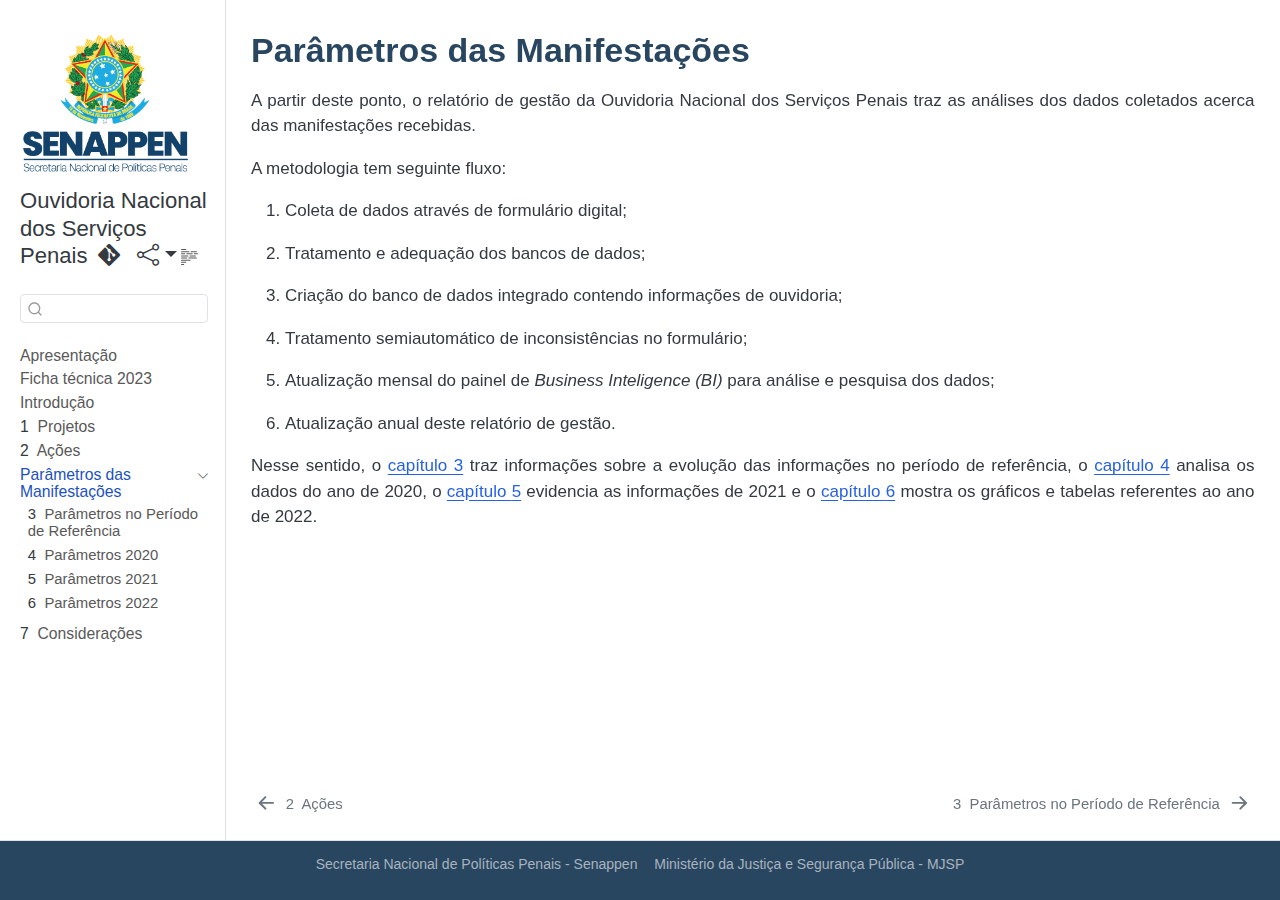
<file: docs/tratamento_demandas.html>
<!DOCTYPE html>
<html xmlns="http://www.w3.org/1999/xhtml" lang="pt" xml:lang="pt"><head>

<meta charset="utf-8">
<meta name="generator" content="quarto-1.2.335">

<meta name="viewport" content="width=device-width, initial-scale=1.0, user-scalable=yes">


<title>Relatório de Gestão da Ouvidoria Nacional dos Serviços Penais - Parâmetros das Manifestações</title>
<style>
code{white-space: pre-wrap;}
span.smallcaps{font-variant: small-caps;}
div.columns{display: flex; gap: min(4vw, 1.5em);}
div.column{flex: auto; overflow-x: auto;}
div.hanging-indent{margin-left: 1.5em; text-indent: -1.5em;}
ul.task-list{list-style: none;}
ul.task-list li input[type="checkbox"] {
  width: 0.8em;
  margin: 0 0.8em 0.2em -1.6em;
  vertical-align: middle;
}
</style>


<script src="site_libs/quarto-nav/quarto-nav.js"></script>
<script src="site_libs/quarto-nav/headroom.min.js"></script>
<script src="site_libs/clipboard/clipboard.min.js"></script>
<script src="site_libs/quarto-search/autocomplete.umd.js"></script>
<script src="site_libs/quarto-search/fuse.min.js"></script>
<script src="site_libs/quarto-search/quarto-search.js"></script>
<meta name="quarto:offset" content="./">
<link href="./estatisticas_anuais.html" rel="next">
<link href="./acoes.html" rel="prev">
<script src="site_libs/quarto-html/quarto.js"></script>
<script src="site_libs/quarto-html/popper.min.js"></script>
<script src="site_libs/quarto-html/tippy.umd.min.js"></script>
<script src="site_libs/quarto-html/anchor.min.js"></script>
<link href="site_libs/quarto-html/tippy.css" rel="stylesheet">
<link href="site_libs/quarto-html/quarto-syntax-highlighting.css" rel="stylesheet" id="quarto-text-highlighting-styles">
<script src="site_libs/bootstrap/bootstrap.min.js"></script>
<link href="site_libs/bootstrap/bootstrap-icons.css" rel="stylesheet">
<link href="site_libs/bootstrap/bootstrap.min.css" rel="stylesheet" id="quarto-bootstrap" data-mode="light">
<script id="quarto-search-options" type="application/json">{
  "location": "sidebar",
  "copy-button": false,
  "collapse-after": 3,
  "panel-placement": "start",
  "type": "textbox",
  "limit": 20,
  "language": {
    "search-no-results-text": "Nenhum resultado",
    "search-matching-documents-text": "documentos correspondentes",
    "search-copy-link-title": "Copiar link para a busca",
    "search-hide-matches-text": "Esconder correspondências adicionais",
    "search-more-match-text": "mais correspondência neste documento",
    "search-more-matches-text": "mais correspondências neste documento",
    "search-clear-button-title": "Limpar",
    "search-detached-cancel-button-title": "Cancelar",
    "search-submit-button-title": "Enviar"
  }
}</script>


<link rel="stylesheet" href="style.css">
</head>

<body class="nav-sidebar docked">

<div id="quarto-search-results"></div>
  <header id="quarto-header" class="headroom fixed-top">
  <nav class="quarto-secondary-nav" data-bs-toggle="collapse" data-bs-target="#quarto-sidebar" aria-controls="quarto-sidebar" aria-expanded="false" aria-label="Toggle sidebar navigation" onclick="if (window.quartoToggleHeadroom) { window.quartoToggleHeadroom(); }">
    <div class="container-fluid d-flex justify-content-between">
      <h1 class="quarto-secondary-nav-title">Parâmetros das Manifestações</h1>
      <button type="button" class="quarto-btn-toggle btn" aria-label="Show secondary navigation">
        <i class="bi bi-chevron-right"></i>
      </button>
    </div>
  </nav>
</header>
<!-- content -->
<div id="quarto-content" class="quarto-container page-columns page-rows-contents page-layout-full">
<!-- sidebar -->
  <nav id="quarto-sidebar" class="sidebar collapse sidebar-navigation docked overflow-auto">
    <div class="pt-lg-2 mt-2 text-left sidebar-header sidebar-header-stacked">
      <a href="./index.html" class="sidebar-logo-link">
      <img src="./images/senappen_brasao.png" alt="" class="sidebar-logo py-0 d-lg-inline d-none">
      </a>
    <div class="sidebar-title mb-0 py-0">
      <a href="./">Ouvidoria Nacional dos Serviços Penais</a> 
        <div class="sidebar-tools-main tools-wide">
    <a href="" title="" class="sidebar-tool px-1"><i class="bi bi-git"></i></a>
    <a href="https://www.gov.br/depen/pt-br/canais_atendimento/ouvidoria" title="" class="sidebar-tool px-1"><i class="bi bi-"></i></a>
    <a href="" title="Share" id="sidebar-tool-dropdown-0" class="sidebar-tool dropdown-toggle px-1" data-bs-toggle="dropdown" aria-expanded="false"><i class="bi bi-share"></i></a>
    <ul class="dropdown-menu" aria-labelledby="sidebar-tool-dropdown-0">
        <li>
          <a class="dropdown-item sidebar-tools-main-item" href="https://twitter.com/intent/tweet?url=|url|">
            <i class="bi bi-bi-twitter pe-1"></i>
          Twitter
          </a>
        </li>
        <li>
          <a class="dropdown-item sidebar-tools-main-item" href="https://www.facebook.com/sharer/sharer.php?u=|url|">
            <i class="bi bi-bi-facebook pe-1"></i>
          Facebook
          </a>
        </li>
        <li>
          <a class="dropdown-item sidebar-tools-main-item" href="https://www.linkedin.com/sharing/share-offsite/?url=|url|">
            <i class="bi bi-bi-linkedin pe-1"></i>
          LinkedIn
          </a>
        </li>
    </ul>
  <a href="" class="quarto-reader-toggle sidebar-tool" onclick="window.quartoToggleReader(); return false;" title="Toggle reader mode">
  <div class="quarto-reader-toggle-btn">
  <i class="bi"></i>
  </div>
</a>
</div>
    </div>
      </div>
      <div class="mt-2 flex-shrink-0 align-items-center">
        <div class="sidebar-search">
        <div id="quarto-search" class="" title="Search"></div>
        </div>
      </div>
    <div class="sidebar-menu-container"> 
    <ul class="list-unstyled mt-1">
        <li class="sidebar-item">
  <div class="sidebar-item-container"> 
  <a href="./index.html" class="sidebar-item-text sidebar-link">Apresentação</a>
  </div>
</li>
        <li class="sidebar-item">
  <div class="sidebar-item-container"> 
  <a href="./ficha_tecnica2022.html" class="sidebar-item-text sidebar-link">Ficha técnica 2023</a>
  </div>
</li>
        <li class="sidebar-item">
  <div class="sidebar-item-container"> 
  <a href="./introducao.html" class="sidebar-item-text sidebar-link">Introdução</a>
  </div>
</li>
        <li class="sidebar-item">
  <div class="sidebar-item-container"> 
  <a href="./projetos.html" class="sidebar-item-text sidebar-link"><span class="chapter-number">1</span>&nbsp; <span class="chapter-title">Projetos</span></a>
  </div>
</li>
        <li class="sidebar-item">
  <div class="sidebar-item-container"> 
  <a href="./acoes.html" class="sidebar-item-text sidebar-link"><span class="chapter-number">2</span>&nbsp; <span class="chapter-title">Ações</span></a>
  </div>
</li>
        <li class="sidebar-item sidebar-item-section">
      <div class="sidebar-item-container"> 
            <a href="./tratamento_demandas.html" class="sidebar-item-text sidebar-link active">Parâmetros das Manifestações</a>
          <a class="sidebar-item-toggle text-start" data-bs-toggle="collapse" data-bs-target="#quarto-sidebar-section-1" aria-expanded="true">
            <i class="bi bi-chevron-right ms-2"></i>
          </a> 
      </div>
      <ul id="quarto-sidebar-section-1" class="collapse list-unstyled sidebar-section depth1 show">  
          <li class="sidebar-item">
  <div class="sidebar-item-container"> 
  <a href="./estatisticas_anuais.html" class="sidebar-item-text sidebar-link"><span class="chapter-number">3</span>&nbsp; <span class="chapter-title">Parâmetros no Período de Referência</span></a>
  </div>
</li>
          <li class="sidebar-item">
  <div class="sidebar-item-container"> 
  <a href="./estatisticas_2020.html" class="sidebar-item-text sidebar-link"><span class="chapter-number">4</span>&nbsp; <span class="chapter-title">Parâmetros 2020</span></a>
  </div>
</li>
          <li class="sidebar-item">
  <div class="sidebar-item-container"> 
  <a href="./estatisticas_2021.html" class="sidebar-item-text sidebar-link"><span class="chapter-number">5</span>&nbsp; <span class="chapter-title">Parâmetros 2021</span></a>
  </div>
</li>
          <li class="sidebar-item">
  <div class="sidebar-item-container"> 
  <a href="./estatisticas_2022.html" class="sidebar-item-text sidebar-link"><span class="chapter-number">6</span>&nbsp; <span class="chapter-title">Parâmetros 2022</span></a>
  </div>
</li>
      </ul>
  </li>
        <li class="sidebar-item">
  <div class="sidebar-item-container"> 
  <a href="./consideracoes.html" class="sidebar-item-text sidebar-link"><span class="chapter-number">7</span>&nbsp; <span class="chapter-title">Considerações</span></a>
  </div>
</li>
    </ul>
    </div>
</nav>
<!-- margin-sidebar -->
    <div id="quarto-margin-sidebar" class="sidebar margin-sidebar zindex-bottom">
        
    </div>
<!-- main -->
<main class="content column-page-right" id="quarto-document-content">

<header id="title-block-header" class="quarto-title-block default">
<div class="quarto-title">
<h1 class="title"><span id="sec-tratamento-manifestacoes" class="quarto-section-identifier d-none d-lg-block">Parâmetros das Manifestações</span></h1>
</div>



<div class="quarto-title-meta">

    
  
    
  </div>
  

</header>

<p>A partir deste ponto, o relatório de gestão da Ouvidoria Nacional dos Serviços Penais traz as análises dos dados coletados acerca das manifestações recebidas.</p>
<p>A metodologia tem seguinte fluxo:</p>
<ol type="1">
<li><p>Coleta de dados através de formulário digital;</p></li>
<li><p>Tratamento e adequação dos bancos de dados;</p></li>
<li><p>Criação do banco de dados integrado contendo informações de ouvidoria;</p></li>
<li><p>Tratamento semiautomático de inconsistências no formulário;</p></li>
<li><p>Atualização mensal do painel de <em>Business Inteligence (BI)</em> para análise e pesquisa dos dados;</p></li>
<li><p>Atualização anual deste relatório de gestão.</p></li>
</ol>
<p>Nesse sentido, o <a href="estatisticas_anuais.html">capítulo&nbsp;<span>3</span></a> traz informações sobre a evolução das informações no período de referência, o <a href="estatisticas_2020.html">capítulo&nbsp;<span>4</span></a> analisa os dados do ano de 2020, o <a href="estatisticas_2021.html">capítulo&nbsp;<span>5</span></a> evidencia as informações de 2021 e o <a href="estatisticas_2022.html">capítulo&nbsp;<span>6</span></a> mostra os gráficos e tabelas referentes ao ano de 2022.</p>



</main> <!-- /main -->
<script id="quarto-html-after-body" type="application/javascript">
window.document.addEventListener("DOMContentLoaded", function (event) {
  const toggleBodyColorMode = (bsSheetEl) => {
    const mode = bsSheetEl.getAttribute("data-mode");
    const bodyEl = window.document.querySelector("body");
    if (mode === "dark") {
      bodyEl.classList.add("quarto-dark");
      bodyEl.classList.remove("quarto-light");
    } else {
      bodyEl.classList.add("quarto-light");
      bodyEl.classList.remove("quarto-dark");
    }
  }
  const toggleBodyColorPrimary = () => {
    const bsSheetEl = window.document.querySelector("link#quarto-bootstrap");
    if (bsSheetEl) {
      toggleBodyColorMode(bsSheetEl);
    }
  }
  toggleBodyColorPrimary();  
  const icon = "";
  const anchorJS = new window.AnchorJS();
  anchorJS.options = {
    placement: 'right',
    icon: icon
  };
  anchorJS.add('.anchored');
  const clipboard = new window.ClipboardJS('.code-copy-button', {
    target: function(trigger) {
      return trigger.previousElementSibling;
    }
  });
  clipboard.on('success', function(e) {
    // button target
    const button = e.trigger;
    // don't keep focus
    button.blur();
    // flash "checked"
    button.classList.add('code-copy-button-checked');
    var currentTitle = button.getAttribute("title");
    button.setAttribute("title", "Copiada");
    let tooltip;
    if (window.bootstrap) {
      button.setAttribute("data-bs-toggle", "tooltip");
      button.setAttribute("data-bs-placement", "left");
      button.setAttribute("data-bs-title", "Copiada");
      tooltip = new bootstrap.Tooltip(button, 
        { trigger: "manual", 
          customClass: "code-copy-button-tooltip",
          offset: [0, -8]});
      tooltip.show();    
    }
    setTimeout(function() {
      if (tooltip) {
        tooltip.hide();
        button.removeAttribute("data-bs-title");
        button.removeAttribute("data-bs-toggle");
        button.removeAttribute("data-bs-placement");
      }
      button.setAttribute("title", currentTitle);
      button.classList.remove('code-copy-button-checked');
    }, 1000);
    // clear code selection
    e.clearSelection();
  });
  function tippyHover(el, contentFn) {
    const config = {
      allowHTML: true,
      content: contentFn,
      maxWidth: 500,
      delay: 100,
      arrow: false,
      appendTo: function(el) {
          return el.parentElement;
      },
      interactive: true,
      interactiveBorder: 10,
      theme: 'quarto',
      placement: 'bottom-start'
    };
    window.tippy(el, config); 
  }
  const noterefs = window.document.querySelectorAll('a[role="doc-noteref"]');
  for (var i=0; i<noterefs.length; i++) {
    const ref = noterefs[i];
    tippyHover(ref, function() {
      // use id or data attribute instead here
      let href = ref.getAttribute('data-footnote-href') || ref.getAttribute('href');
      try { href = new URL(href).hash; } catch {}
      const id = href.replace(/^#\/?/, "");
      const note = window.document.getElementById(id);
      return note.innerHTML;
    });
  }
  const findCites = (el) => {
    const parentEl = el.parentElement;
    if (parentEl) {
      const cites = parentEl.dataset.cites;
      if (cites) {
        return {
          el,
          cites: cites.split(' ')
        };
      } else {
        return findCites(el.parentElement)
      }
    } else {
      return undefined;
    }
  };
  var bibliorefs = window.document.querySelectorAll('a[role="doc-biblioref"]');
  for (var i=0; i<bibliorefs.length; i++) {
    const ref = bibliorefs[i];
    const citeInfo = findCites(ref);
    if (citeInfo) {
      tippyHover(citeInfo.el, function() {
        var popup = window.document.createElement('div');
        citeInfo.cites.forEach(function(cite) {
          var citeDiv = window.document.createElement('div');
          citeDiv.classList.add('hanging-indent');
          citeDiv.classList.add('csl-entry');
          var biblioDiv = window.document.getElementById('ref-' + cite);
          if (biblioDiv) {
            citeDiv.innerHTML = biblioDiv.innerHTML;
          }
          popup.appendChild(citeDiv);
        });
        return popup.innerHTML;
      });
    }
  }
});
</script>
<nav class="page-navigation column-page-right">
  <div class="nav-page nav-page-previous">
      <a href="./acoes.html" class="pagination-link">
        <i class="bi bi-arrow-left-short"></i> <span class="nav-page-text"><span class="chapter-number">2</span>&nbsp; <span class="chapter-title">Ações</span></span>
      </a>          
  </div>
  <div class="nav-page nav-page-next">
      <a href="./estatisticas_anuais.html" class="pagination-link">
        <span class="nav-page-text"><span class="chapter-number">3</span>&nbsp; <span class="chapter-title">Parâmetros no Período de Referência</span></span> <i class="bi bi-arrow-right-short"></i>
      </a>
  </div>
</nav>
</div> <!-- /content -->
<footer class="footer">
  <div class="nav-footer">
      <div class="nav-footer-center">
        <ul class="footer-items list-unstyled">
    <li class="nav-item">
    <a class="nav-link" href="https://www.gov.br/depen/pt-br">Secretaria Nacional de Políticas Penais - Senappen</a>
  </li>  
    <li class="nav-item">
    <a class="nav-link" href="https://www.gov.br/mj/pt-br">Ministério da Justiça e Segurança Pública - MJSP</a>
  </li>  
</ul>
      </div>
  </div>
</footer>



</body></html>
</file>
<file: docs/site_libs/quarto-html/tippy.css>
.tippy-box[data-animation=fade][data-state=hidden]{opacity:0}[data-tippy-root]{max-width:calc(100vw - 10px)}.tippy-box{position:relative;background-color:#333;color:#fff;border-radius:4px;font-size:14px;line-height:1.4;white-space:normal;outline:0;transition-property:transform,visibility,opacity}.tippy-box[data-placement^=top]>.tippy-arrow{bottom:0}.tippy-box[data-placement^=top]>.tippy-arrow:before{bottom:-7px;left:0;border-width:8px 8px 0;border-top-color:initial;transform-origin:center top}.tippy-box[data-placement^=bottom]>.tippy-arrow{top:0}.tippy-box[data-placement^=bottom]>.tippy-arrow:before{top:-7px;left:0;border-width:0 8px 8px;border-bottom-color:initial;transform-origin:center bottom}.tippy-box[data-placement^=left]>.tippy-arrow{right:0}.tippy-box[data-placement^=left]>.tippy-arrow:before{border-width:8px 0 8px 8px;border-left-color:initial;right:-7px;transform-origin:center left}.tippy-box[data-placement^=right]>.tippy-arrow{left:0}.tippy-box[data-placement^=right]>.tippy-arrow:before{left:-7px;border-width:8px 8px 8px 0;border-right-color:initial;transform-origin:center right}.tippy-box[data-inertia][data-state=visible]{transition-timing-function:cubic-bezier(.54,1.5,.38,1.11)}.tippy-arrow{width:16px;height:16px;color:#333}.tippy-arrow:before{content:"";position:absolute;border-color:transparent;border-style:solid}.tippy-content{position:relative;padding:5px 9px;z-index:1}
</file>
<file: docs/site_libs/quarto-html/quarto-syntax-highlighting.css>
/* quarto syntax highlight colors */
:root {
  --quarto-hl-ot-color: #007020;
  --quarto-hl-at-color: #7d9029;
  --quarto-hl-ss-color: #bb6688;
  --quarto-hl-an-color: #60a0b0;
  --quarto-hl-fu-color: #06287e;
  --quarto-hl-st-color: #4070a0;
  --quarto-hl-cf-color: #007020;
  --quarto-hl-op-color: #666666;
  --quarto-hl-er-color: #ff0000;
  --quarto-hl-bn-color: #40a070;
  --quarto-hl-al-color: #ff0000;
  --quarto-hl-va-color: #19177c;
  --quarto-hl-bu-color: inherit;
  --quarto-hl-ex-color: inherit;
  --quarto-hl-pp-color: #bc7a00;
  --quarto-hl-in-color: #60a0b0;
  --quarto-hl-vs-color: #4070a0;
  --quarto-hl-wa-color: #60a0b0;
  --quarto-hl-do-color: #ba2121;
  --quarto-hl-im-color: inherit;
  --quarto-hl-ch-color: #4070a0;
  --quarto-hl-dt-color: #902000;
  --quarto-hl-fl-color: #40a070;
  --quarto-hl-co-color: #60a0b0;
  --quarto-hl-cv-color: #60a0b0;
  --quarto-hl-cn-color: #880000;
  --quarto-hl-sc-color: #4070a0;
  --quarto-hl-dv-color: #40a070;
  --quarto-hl-kw-color: #007020;
}

/* other quarto variables */
:root {
  --quarto-font-monospace: SFMono-Regular, Menlo, Monaco, Consolas, "Liberation Mono", "Courier New", monospace;
}

code span.ot {
  color: #007020;
}

code span.at {
  color: #7d9029;
}

code span.ss {
  color: #bb6688;
}

code span.an {
  color: #60a0b0;
  font-weight: bold;
  font-style: italic;
}

code span.fu {
  color: #06287e;
}

code span.st {
  color: #4070a0;
}

code span.cf {
  color: #007020;
  font-weight: bold;
}

code span.op {
  color: #666666;
}

code span.er {
  color: #ff0000;
  font-weight: bold;
}

code span.bn {
  color: #40a070;
}

code span.al {
  color: #ff0000;
  font-weight: bold;
}

code span.va {
  color: #19177c;
}

code span.pp {
  color: #bc7a00;
}

code span.in {
  color: #60a0b0;
  font-weight: bold;
  font-style: italic;
}

code span.vs {
  color: #4070a0;
}

code span.wa {
  color: #60a0b0;
  font-weight: bold;
  font-style: italic;
}

code span.do {
  color: #ba2121;
  font-style: italic;
}

code span.ch {
  color: #4070a0;
}

code span.dt {
  color: #902000;
}

code span.fl {
  color: #40a070;
}

code span.co {
  color: #60a0b0;
  font-style: italic;
}

code span.cv {
  color: #60a0b0;
  font-weight: bold;
  font-style: italic;
}

code span.cn {
  color: #880000;
}

code span.sc {
  color: #4070a0;
}

code span.dv {
  color: #40a070;
}

code span.kw {
  color: #007020;
  font-weight: bold;
}

.prevent-inlining {
  content: "</";
}

/*# sourceMappingURL=debc5d5d77c3f9108843748ff7464032.css.map */
</file>
<file: docs/style.css>
```{css}
body{
  text-align: justify;
  font-family: 'Calibri', sans-serif;
  /*background-color: #294661;
  opacity: 1.0;*/
}

h1,h2,h3,h4{
  color: #294661;
  font-family: 'Calibri', sans-serif;
  text-align: justify;
  text-decoration-color: #294661;
}

nav.sidebar{
  font-family: 'Calibri', sans-serif;
  text-align: start; 
  
}

nav{ /*barra de navegacao a direita*/
  text-align: start;
}


li,ol,menu,dl,{
  font-family: 'Calibri', sans-serif;
  text-align: start;
  color: #294661 ;
  text-decoration-color: #294661;
}

p.numbered:before{
  content: counter(mynum) ": ";
  counter-increment: mynum;
  font-weight: bold;
  color: #294661 ;
  }

menu.numbered:before{
  content: counter(mynum) ": ";
  counter-increment: mynum;
  font-weight: bold;
  color: #294661 ;
  }

li.numbered:before{
  content: counter(mynum) ": ";
  counter-increment: mynum;
  font-weight: bold;
  color: #294661 ;
  }
  
ol.numbered:before{
  content: counter(mynum) ": ";
  counter-increment: mynum;
  font-weight: bold;
  color: #294661 ;
  }
  
dl.numbered:before{
  content: counter(mynum) ": ";
  counter-increment: mynum;
  font-weight: bold;
  color: #294661 ;
  }

```
</file>
<file: docs/site_libs/htmltools-fill-0.5.8.1/fill.css>
@layer htmltools {
  .html-fill-container {
    display: flex;
    flex-direction: column;
    /* Prevent the container from expanding vertically or horizontally beyond its
    parent's constraints. */
    min-height: 0;
    min-width: 0;
  }
  .html-fill-container > .html-fill-item {
    /* Fill items can grow and shrink freely within
    available vertical space in fillable container */
    flex: 1 1 auto;
    min-height: 0;
    min-width: 0;
  }
  .html-fill-container > :not(.html-fill-item) {
    /* Prevent shrinking or growing of non-fill items */
    flex: 0 0 auto;
  }
}
</file>
<file: docs/site_libs/datatables-css-0.0.0/datatables-crosstalk.css>
.dt-crosstalk-fade {
  opacity: 0.2;
}

html body div.DTS div.dataTables_scrollBody {
  background: none;
}


/*
Fix https://github.com/rstudio/DT/issues/563
If the `table.display` is set to "block" (e.g., pkgdown), the browser will display
datatable objects strangely. The search panel and the page buttons will still be
in full-width but the table body will be "compact" and shorter.
In therory, having this attributes will affect `dom="t"`
with `display: block` users. But in reality, there should be no one.
We may remove the below lines in the future if the upstream agree to have this there.
See https://github.com/DataTables/DataTablesSrc/issues/160
*/

table.dataTable {
  display: table;
}


/*
When DTOutput(fill = TRUE), it receives a .html-fill-item class (via htmltools::bindFillRole()), which effectively amounts to `flex: 1 1 auto`. That's mostly fine, but the case where `fillContainer=TRUE`+`height:auto`+`flex-basis:auto` and the container (e.g., a bslib::card()) doesn't have a defined height is a bit problematic since the table wants to fit the parent but the parent wants to fit the table, which results pretty small table height (maybe because there is a minimum height somewhere?). It seems better in this case to impose a 400px height default for the table, which we can do by setting `flex-basis` to 400px (the table is still allowed to grow/shrink when the container has an opinionated height).
*/

.html-fill-container > .html-fill-item.datatables {
  flex-basis: 400px;
}
</file>
<file: docs/site_libs/selectize-0.12.0/selectize.bootstrap3.css>
/**
 * selectize.bootstrap3.css (v0.12.0) - Bootstrap 3 Theme
 * Copyright (c) 2013–2015 Brian Reavis & contributors
 *
 * Licensed under the Apache License, Version 2.0 (the "License"); you may not use this
 * file except in compliance with the License. You may obtain a copy of the License at:
 * http://www.apache.org/licenses/LICENSE-2.0
 *
 * Unless required by applicable law or agreed to in writing, software distributed under
 * the License is distributed on an "AS IS" BASIS, WITHOUT WARRANTIES OR CONDITIONS OF
 * ANY KIND, either express or implied. See the License for the specific language
 * governing permissions and limitations under the License.
 *
 * @author Brian Reavis <brian@thirdroute.com>
 */
.selectize-control.plugin-drag_drop.multi > .selectize-input > div.ui-sortable-placeholder {
  visibility: visible !important;
  background: #f2f2f2 !important;
  background: rgba(0, 0, 0, 0.06) !important;
  border: 0 none !important;
  -webkit-box-shadow: inset 0 0 12px 4px #ffffff;
  box-shadow: inset 0 0 12px 4px #ffffff;
}
.selectize-control.plugin-drag_drop .ui-sortable-placeholder::after {
  content: '!';
  visibility: hidden;
}
.selectize-control.plugin-drag_drop .ui-sortable-helper {
  -webkit-box-shadow: 0 2px 5px rgba(0, 0, 0, 0.2);
  box-shadow: 0 2px 5px rgba(0, 0, 0, 0.2);
}
.selectize-dropdown-header {
  position: relative;
  padding: 3px 12px;
  border-bottom: 1px solid #d0d0d0;
  background: #f8f8f8;
  -webkit-border-radius: 4px 4px 0 0;
  -moz-border-radius: 4px 4px 0 0;
  border-radius: 4px 4px 0 0;
}
.selectize-dropdown-header-close {
  position: absolute;
  right: 12px;
  top: 50%;
  color: #333333;
  opacity: 0.4;
  margin-top: -12px;
  line-height: 20px;
  font-size: 20px !important;
}
.selectize-dropdown-header-close:hover {
  color: #000000;
}
.selectize-dropdown.plugin-optgroup_columns .optgroup {
  border-right: 1px solid #f2f2f2;
  border-top: 0 none;
  float: left;
  -webkit-box-sizing: border-box;
  -moz-box-sizing: border-box;
  box-sizing: border-box;
}
.selectize-dropdown.plugin-optgroup_columns .optgroup:last-child {
  border-right: 0 none;
}
.selectize-dropdown.plugin-optgroup_columns .optgroup:before {
  display: none;
}
.selectize-dropdown.plugin-optgroup_columns .optgroup-header {
  border-top: 0 none;
}
.selectize-control.plugin-remove_button [data-value] {
  position: relative;
  padding-right: 24px !important;
}
.selectize-control.plugin-remove_button [data-value] .remove {
  z-index: 1;
  /* fixes ie bug (see #392) */
  position: absolute;
  top: 0;
  right: 0;
  bottom: 0;
  width: 17px;
  text-align: center;
  font-weight: bold;
  font-size: 12px;
  color: inherit;
  text-decoration: none;
  vertical-align: middle;
  display: inline-block;
  padding: 1px 0 0 0;
  border-left: 1px solid rgba(0, 0, 0, 0);
  -webkit-border-radius: 0 2px 2px 0;
  -moz-border-radius: 0 2px 2px 0;
  border-radius: 0 2px 2px 0;
  -webkit-box-sizing: border-box;
  -moz-box-sizing: border-box;
  box-sizing: border-box;
}
.selectize-control.plugin-remove_button [data-value] .remove:hover {
  background: rgba(0, 0, 0, 0.05);
}
.selectize-control.plugin-remove_button [data-value].active .remove {
  border-left-color: rgba(0, 0, 0, 0);
}
.selectize-control.plugin-remove_button .disabled [data-value] .remove:hover {
  background: none;
}
.selectize-control.plugin-remove_button .disabled [data-value] .remove {
  border-left-color: rgba(77, 77, 77, 0);
}
.selectize-control {
  position: relative;
}
.selectize-dropdown,
.selectize-input,
.selectize-input input {
  color: #333333;
  font-family: inherit;
  font-size: inherit;
  line-height: 20px;
  -webkit-font-smoothing: inherit;
}
.selectize-input,
.selectize-control.single .selectize-input.input-active {
  background: #ffffff;
  cursor: text;
  display: inline-block;
}
.selectize-input {
  border: 1px solid #cccccc;
  padding: 6px 12px;
  display: inline-block;
  width: 100%;
  overflow: hidden;
  position: relative;
  z-index: 1;
  -webkit-box-sizing: border-box;
  -moz-box-sizing: border-box;
  box-sizing: border-box;
  -webkit-box-shadow: none;
  box-shadow: none;
  -webkit-border-radius: 4px;
  -moz-border-radius: 4px;
  border-radius: 4px;
}
.selectize-control.multi .selectize-input.has-items {
  padding: 5px 12px 2px;
}
.selectize-input.full {
  background-color: #ffffff;
}
.selectize-input.disabled,
.selectize-input.disabled * {
  cursor: default !important;
}
.selectize-input.focus {
  -webkit-box-shadow: inset 0 1px 2px rgba(0, 0, 0, 0.15);
  box-shadow: inset 0 1px 2px rgba(0, 0, 0, 0.15);
}
.selectize-input.dropdown-active {
  -webkit-border-radius: 4px 4px 0 0;
  -moz-border-radius: 4px 4px 0 0;
  border-radius: 4px 4px 0 0;
}
.selectize-input > * {
  vertical-align: baseline;
  display: -moz-inline-stack;
  display: inline-block;
  zoom: 1;
  *display: inline;
}
.selectize-control.multi .selectize-input > div {
  cursor: pointer;
  margin: 0 3px 3px 0;
  padding: 1px 3px;
  background: #efefef;
  color: #333333;
  border: 0 solid rgba(0, 0, 0, 0);
}
.selectize-control.multi .selectize-input > div.active {
  background: #428bca;
  color: #ffffff;
  border: 0 solid rgba(0, 0, 0, 0);
}
.selectize-control.multi .selectize-input.disabled > div,
.selectize-control.multi .selectize-input.disabled > div.active {
  color: #808080;
  background: #ffffff;
  border: 0 solid rgba(77, 77, 77, 0);
}
.selectize-input > input {
  display: inline-block !important;
  padding: 0 !important;
  min-height: 0 !important;
  max-height: none !important;
  max-width: 100% !important;
  margin: 0 !important;
  text-indent: 0 !important;
  border: 0 none !important;
  background: none !important;
  line-height: inherit !important;
  -webkit-user-select: auto !important;
  -webkit-box-shadow: none !important;
  box-shadow: none !important;
}
.selectize-input > input::-ms-clear {
  display: none;
}
.selectize-input > input:focus {
  outline: none !important;
}
.selectize-input::after {
  content: ' ';
  display: block;
  clear: left;
}
.selectize-input.dropdown-active::before {
  content: ' ';
  display: block;
  position: absolute;
  background: #ffffff;
  height: 1px;
  bottom: 0;
  left: 0;
  right: 0;
}
.selectize-dropdown {
  position: absolute;
  z-index: 10;
  border: 1px solid #d0d0d0;
  background: #ffffff;
  margin: -1px 0 0 0;
  border-top: 0 none;
  -webkit-box-sizing: border-box;
  -moz-box-sizing: border-box;
  box-sizing: border-box;
  -webkit-box-shadow: 0 1px 3px rgba(0, 0, 0, 0.1);
  box-shadow: 0 1px 3px rgba(0, 0, 0, 0.1);
  -webkit-border-radius: 0 0 4px 4px;
  -moz-border-radius: 0 0 4px 4px;
  border-radius: 0 0 4px 4px;
}
.selectize-dropdown [data-selectable] {
  cursor: pointer;
  overflow: hidden;
}
.selectize-dropdown [data-selectable] .highlight {
  background: rgba(255, 237, 40, 0.4);
  -webkit-border-radius: 1px;
  -moz-border-radius: 1px;
  border-radius: 1px;
}
.selectize-dropdown [data-selectable],
.selectize-dropdown .optgroup-header {
  padding: 3px 12px;
}
.selectize-dropdown .optgroup:first-child .optgroup-header {
  border-top: 0 none;
}
.selectize-dropdown .optgroup-header {
  color: #777777;
  background: #ffffff;
  cursor: default;
}
.selectize-dropdown .active {
  background-color: #f5f5f5;
  color: #262626;
}
.selectize-dropdown .active.create {
  color: #262626;
}
.selectize-dropdown .create {
  color: rgba(51, 51, 51, 0.5);
}
.selectize-dropdown-content {
  overflow-y: auto;
  overflow-x: hidden;
  max-height: 200px;
}
.selectize-control.single .selectize-input,
.selectize-control.single .selectize-input input {
  cursor: pointer;
}
.selectize-control.single .selectize-input.input-active,
.selectize-control.single .selectize-input.input-active input {
  cursor: text;
}
.selectize-control.single .selectize-input:after {
  content: ' ';
  display: block;
  position: absolute;
  top: 50%;
  right: 17px;
  margin-top: -3px;
  width: 0;
  height: 0;
  border-style: solid;
  border-width: 5px 5px 0 5px;
  border-color: #333333 transparent transparent transparent;
}
.selectize-control.single .selectize-input.dropdown-active:after {
  margin-top: -4px;
  border-width: 0 5px 5px 5px;
  border-color: transparent transparent #333333 transparent;
}
.selectize-control.rtl.single .selectize-input:after {
  left: 17px;
  right: auto;
}
.selectize-control.rtl .selectize-input > input {
  margin: 0 4px 0 -2px !important;
}
.selectize-control .selectize-input.disabled {
  opacity: 0.5;
  background-color: #ffffff;
}
.selectize-dropdown,
.selectize-dropdown.form-control {
  height: auto;
  padding: 0;
  margin: 2px 0 0 0;
  z-index: 1000;
  background: #ffffff;
  border: 1px solid #cccccc;
  border: 1px solid rgba(0, 0, 0, 0.15);
  -webkit-border-radius: 4px;
  -moz-border-radius: 4px;
  border-radius: 4px;
  -webkit-box-shadow: 0 6px 12px rgba(0, 0, 0, 0.175);
  box-shadow: 0 6px 12px rgba(0, 0, 0, 0.175);
}
.selectize-dropdown .optgroup-header {
  font-size: 12px;
  line-height: 1.42857143;
}
.selectize-dropdown .optgroup:first-child:before {
  display: none;
}
.selectize-dropdown .optgroup:before {
  content: ' ';
  display: block;
  height: 1px;
  margin: 9px 0;
  overflow: hidden;
  background-color: #e5e5e5;
  margin-left: -12px;
  margin-right: -12px;
}
.selectize-dropdown-content {
  padding: 5px 0;
}
.selectize-dropdown-header {
  padding: 6px 12px;
}
.selectize-input {
  min-height: 34px;
}
.selectize-input.dropdown-active {
  -webkit-border-radius: 4px;
  -moz-border-radius: 4px;
  border-radius: 4px;
}
.selectize-input.dropdown-active::before {
  display: none;
}
.selectize-input.focus {
  border-color: #66afe9;
  outline: 0;
  -webkit-box-shadow: inset 0 1px 1px rgba(0,0,0,.075), 0 0 8px rgba(102, 175, 233, 0.6);
  box-shadow: inset 0 1px 1px rgba(0,0,0,.075), 0 0 8px rgba(102, 175, 233, 0.6);
}
.has-error .selectize-input {
  border-color: #a94442;
  -webkit-box-shadow: inset 0 1px 1px rgba(0, 0, 0, 0.075);
  box-shadow: inset 0 1px 1px rgba(0, 0, 0, 0.075);
}
.has-error .selectize-input:focus {
  border-color: #843534;
  -webkit-box-shadow: inset 0 1px 1px rgba(0, 0, 0, 0.075), 0 0 6px #ce8483;
  box-shadow: inset 0 1px 1px rgba(0, 0, 0, 0.075), 0 0 6px #ce8483;
}
.selectize-control.multi .selectize-input.has-items {
  padding-left: 9px;
  padding-right: 9px;
}
.selectize-control.multi .selectize-input > div {
  -webkit-border-radius: 3px;
  -moz-border-radius: 3px;
  border-radius: 3px;
}
.form-control.selectize-control {
  padding: 0;
  height: auto;
  border: none;
  background: none;
  -webkit-box-shadow: none;
  box-shadow: none;
  -webkit-border-radius: 0;
  -moz-border-radius: 0;
  border-radius: 0;
}
</file>
<file: docs/site_libs/crosstalk-1.2.1/css/crosstalk.min.css>
.container-fluid.crosstalk-bscols{margin-left:-30px;margin-right:-30px;white-space:normal}body>.container-fluid.crosstalk-bscols{margin-left:auto;margin-right:auto}.crosstalk-input-checkboxgroup .crosstalk-options-group .crosstalk-options-column{display:inline-block;padding-right:12px;vertical-align:top}@media only screen and (max-width: 480px){.crosstalk-input-checkboxgroup .crosstalk-options-group .crosstalk-options-column{display:block;padding-right:inherit}}.crosstalk-input{margin-bottom:15px}.crosstalk-input .control-label{margin-bottom:0;vertical-align:middle}.crosstalk-input input[type="checkbox"]{margin:4px 0 0;margin-top:1px;line-height:normal}.crosstalk-input .checkbox{position:relative;display:block;margin-top:10px;margin-bottom:10px}.crosstalk-input .checkbox>label{padding-left:20px;margin-bottom:0;font-weight:400;cursor:pointer}.crosstalk-input .checkbox input[type="checkbox"],.crosstalk-input .checkbox-inline input[type="checkbox"]{position:absolute;margin-top:2px;margin-left:-20px}.crosstalk-input .checkbox+.checkbox{margin-top:-5px}.crosstalk-input .checkbox-inline{position:relative;display:inline-block;padding-left:20px;margin-bottom:0;font-weight:400;vertical-align:middle;cursor:pointer}.crosstalk-input .checkbox-inline+.checkbox-inline{margin-top:0;margin-left:10px}
</file>
